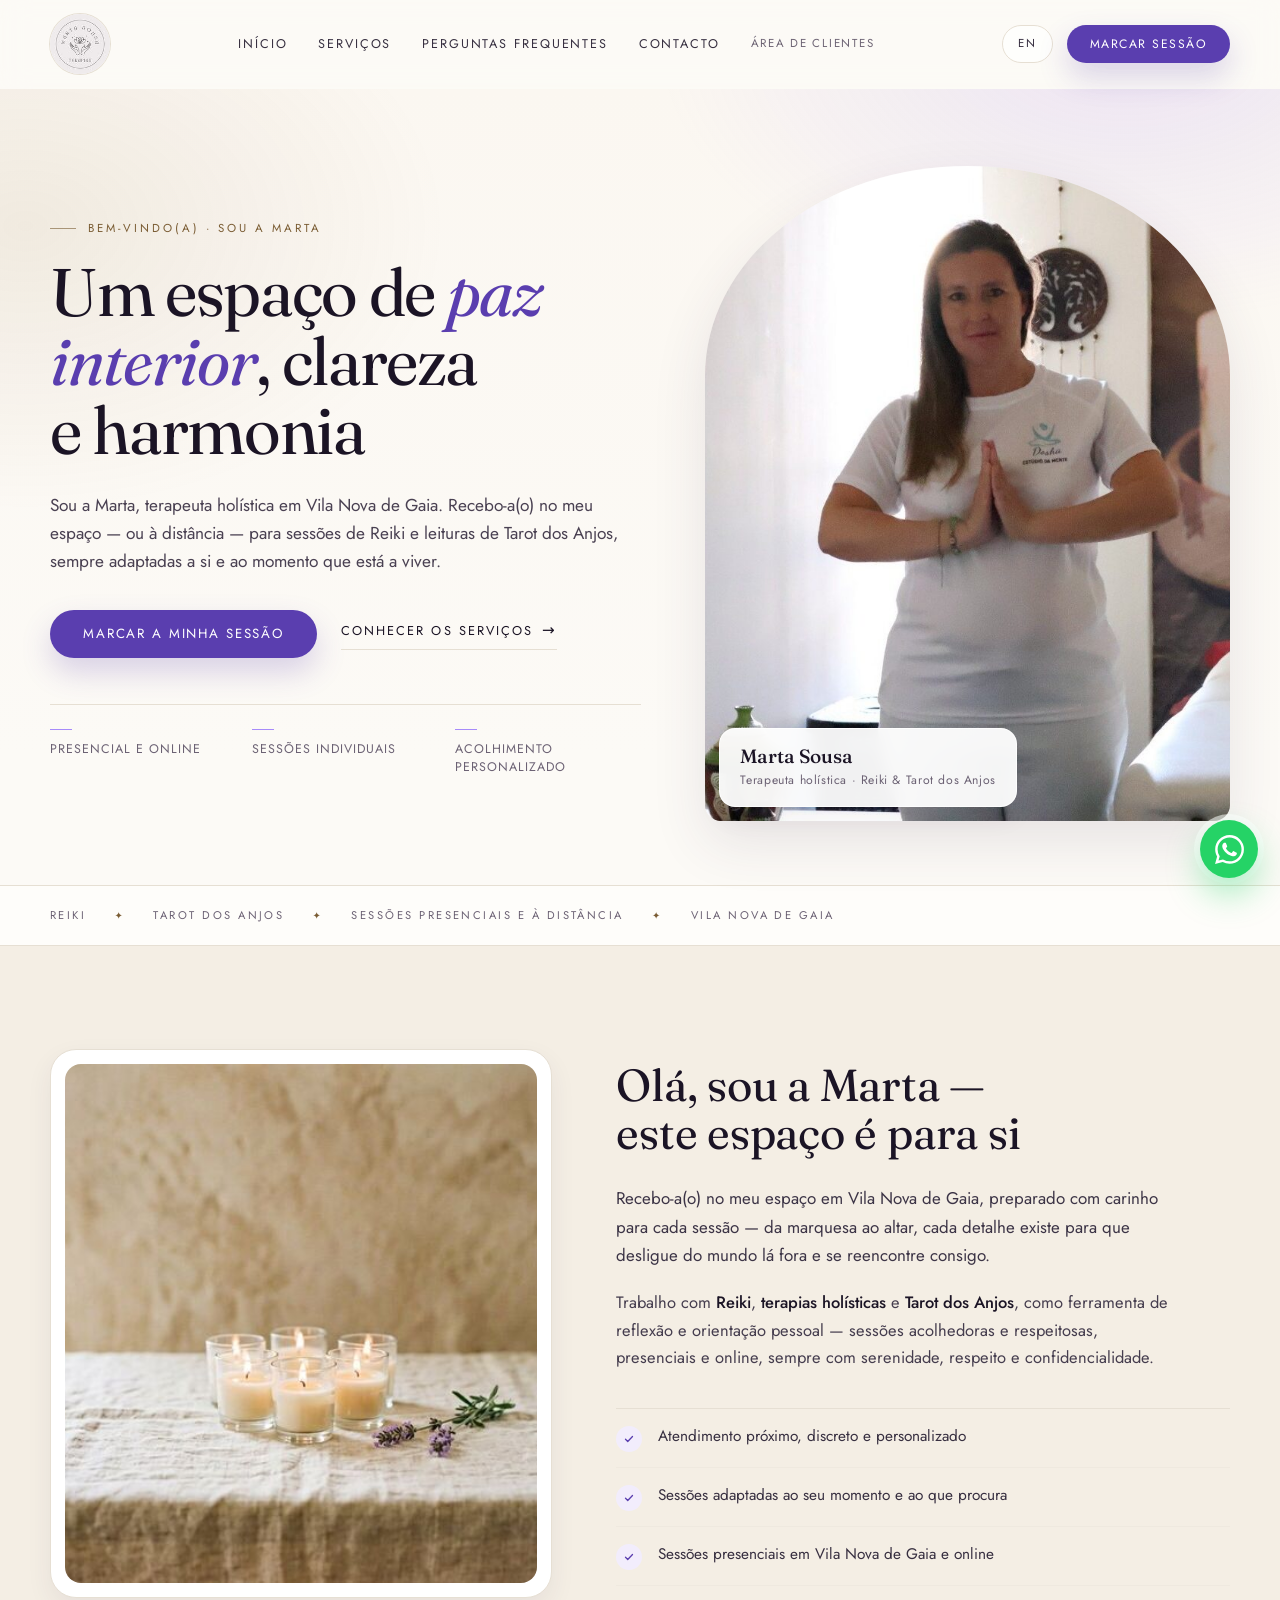
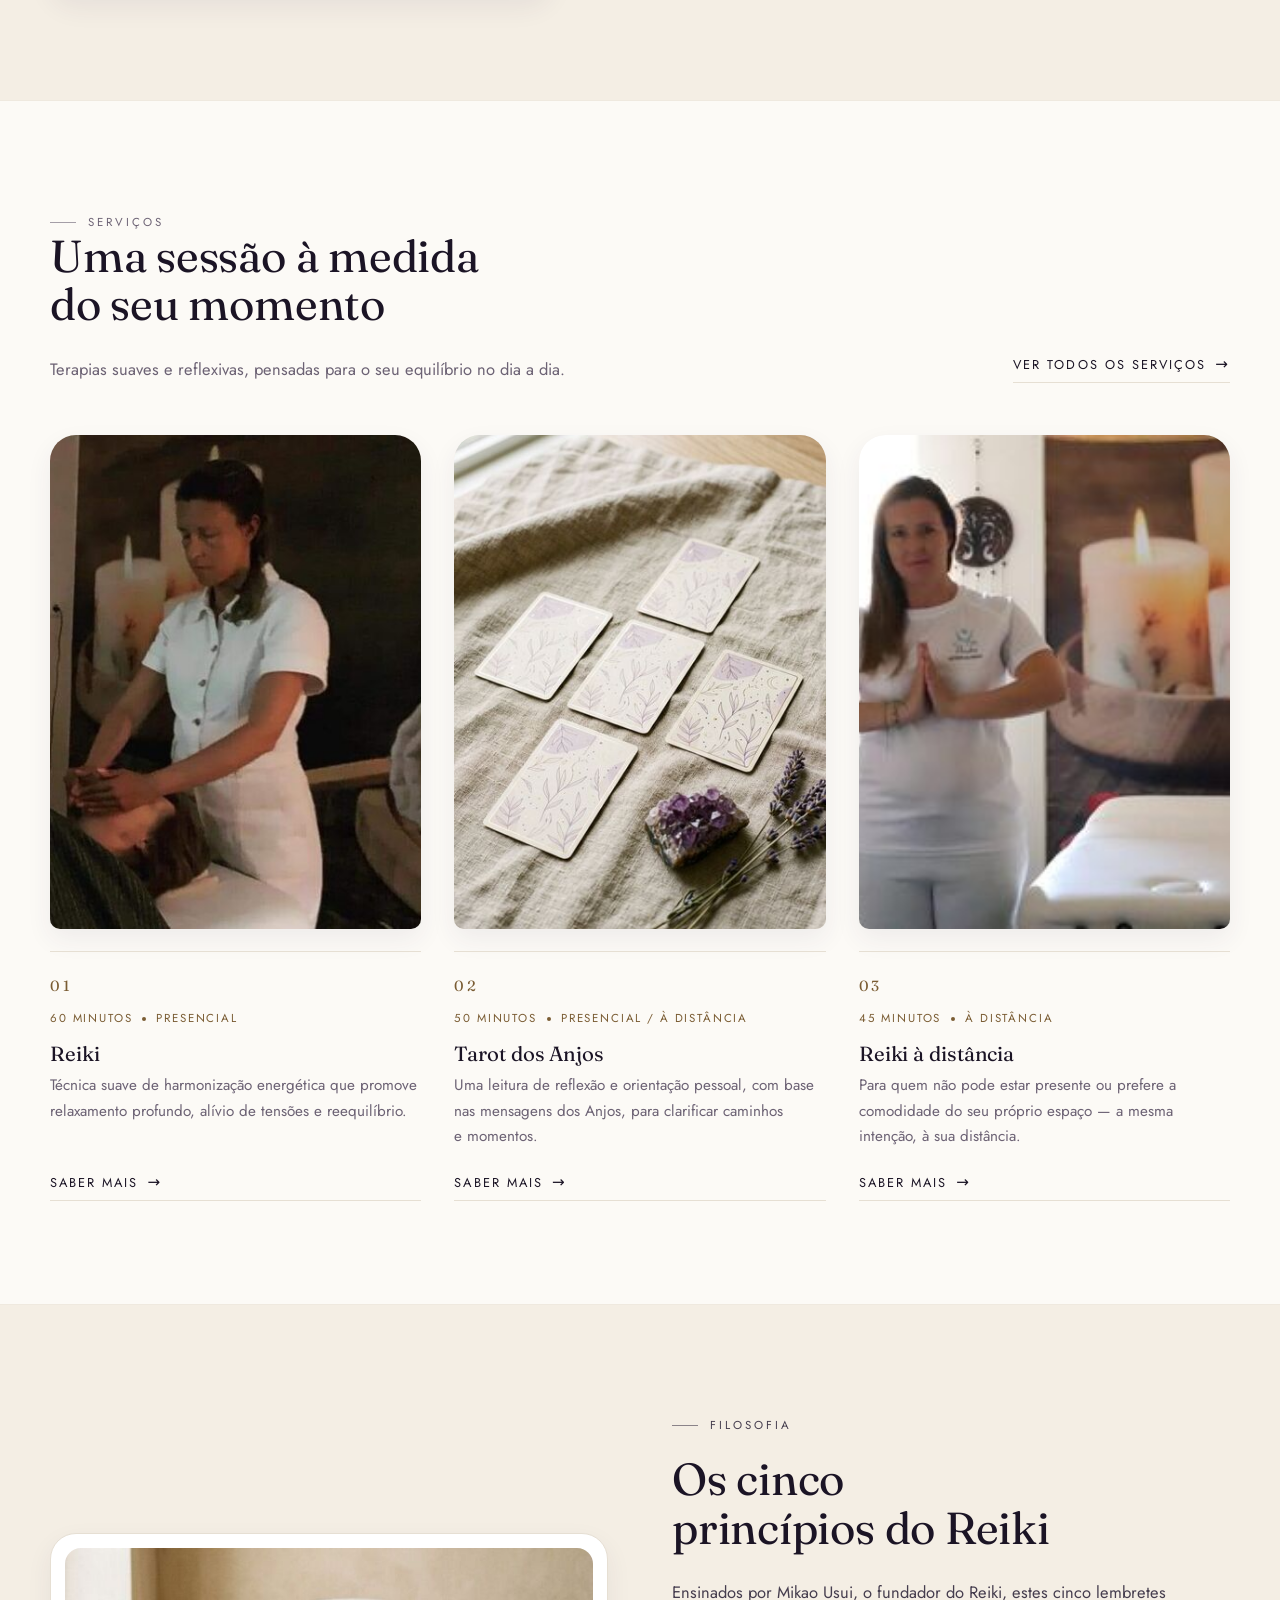
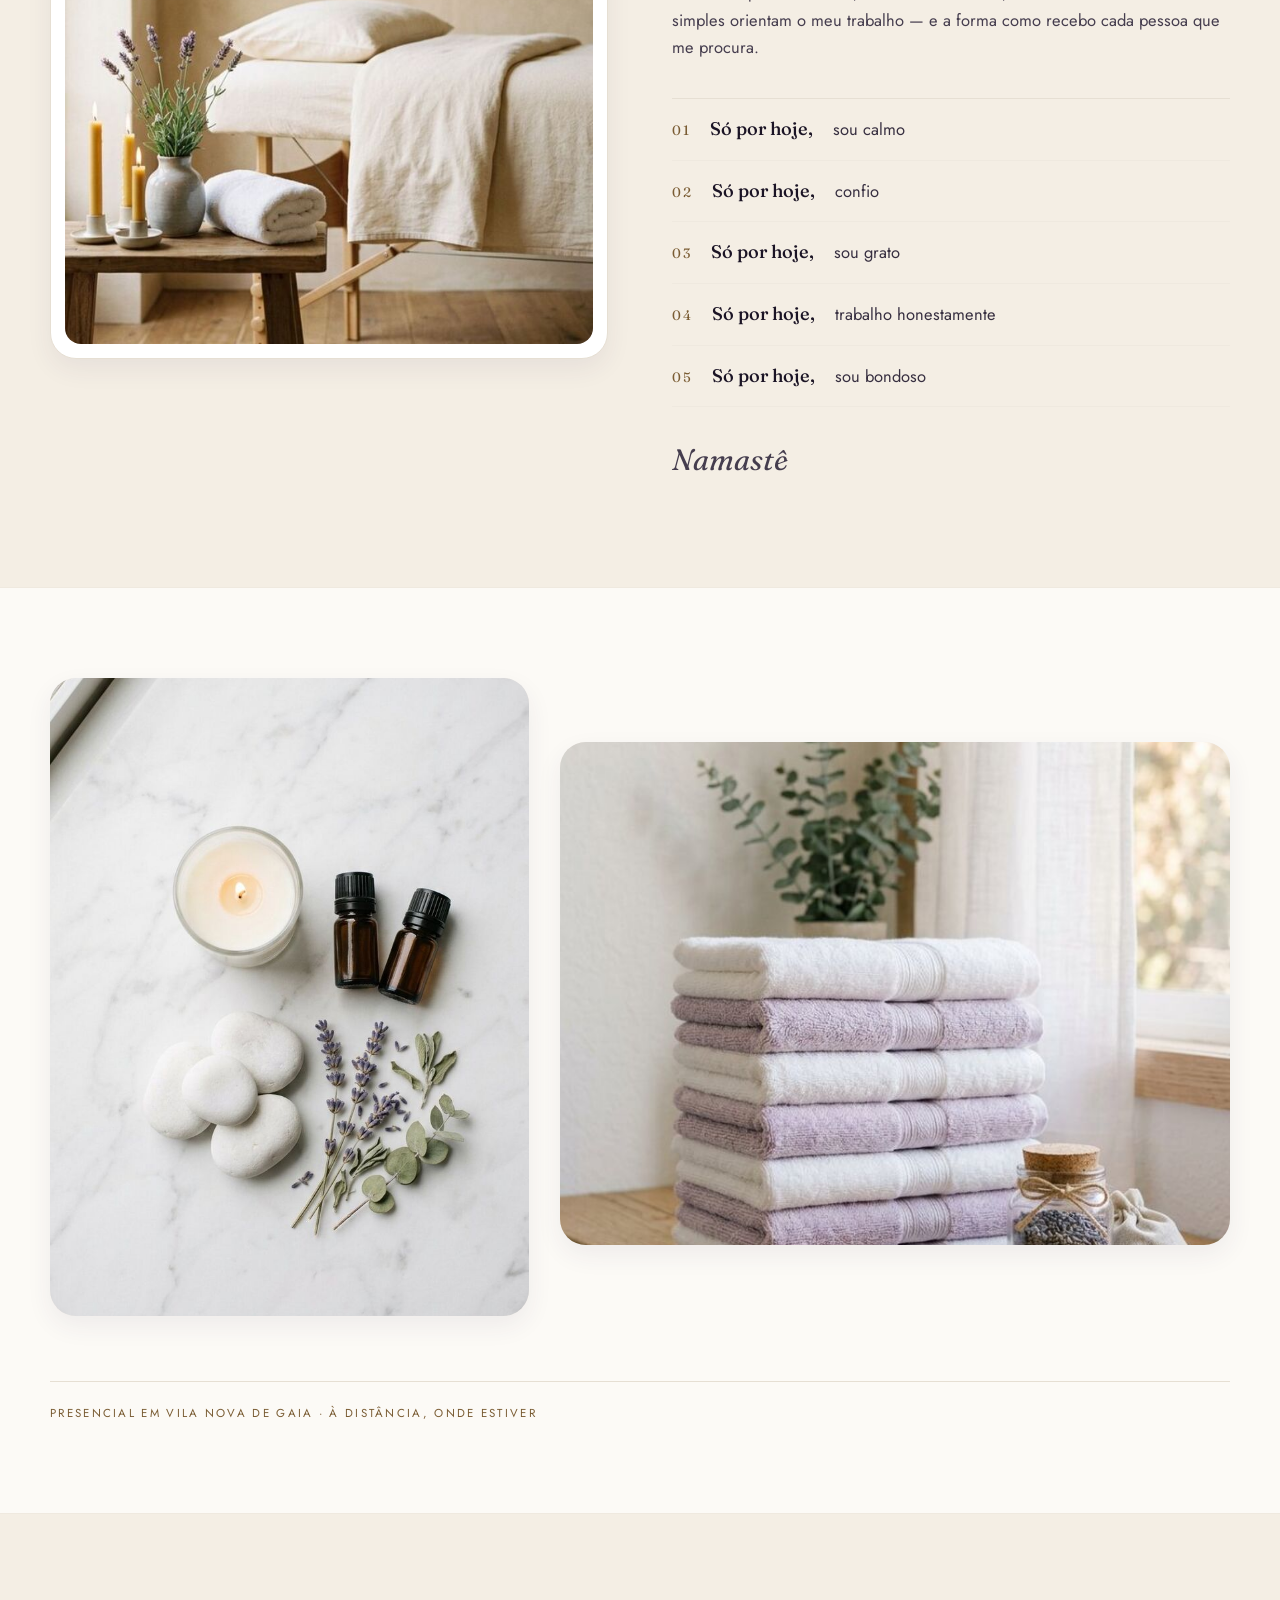
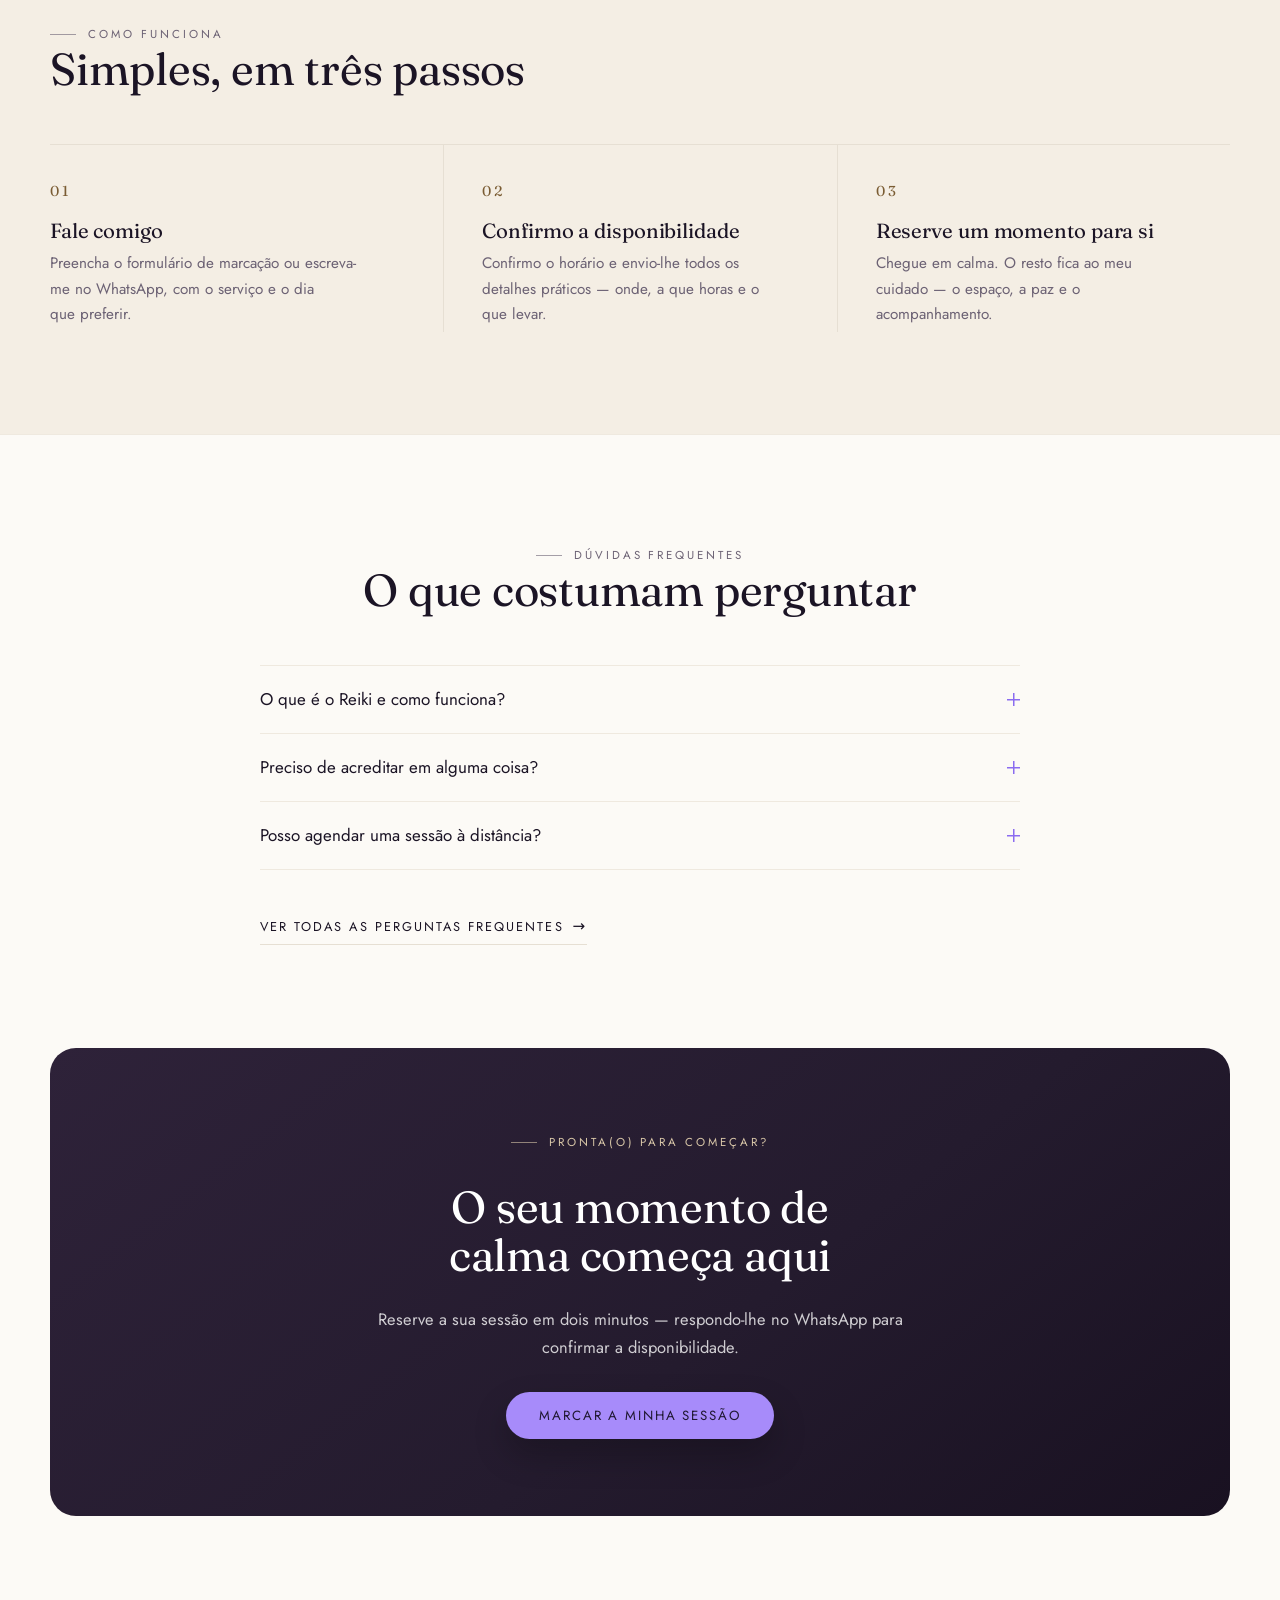
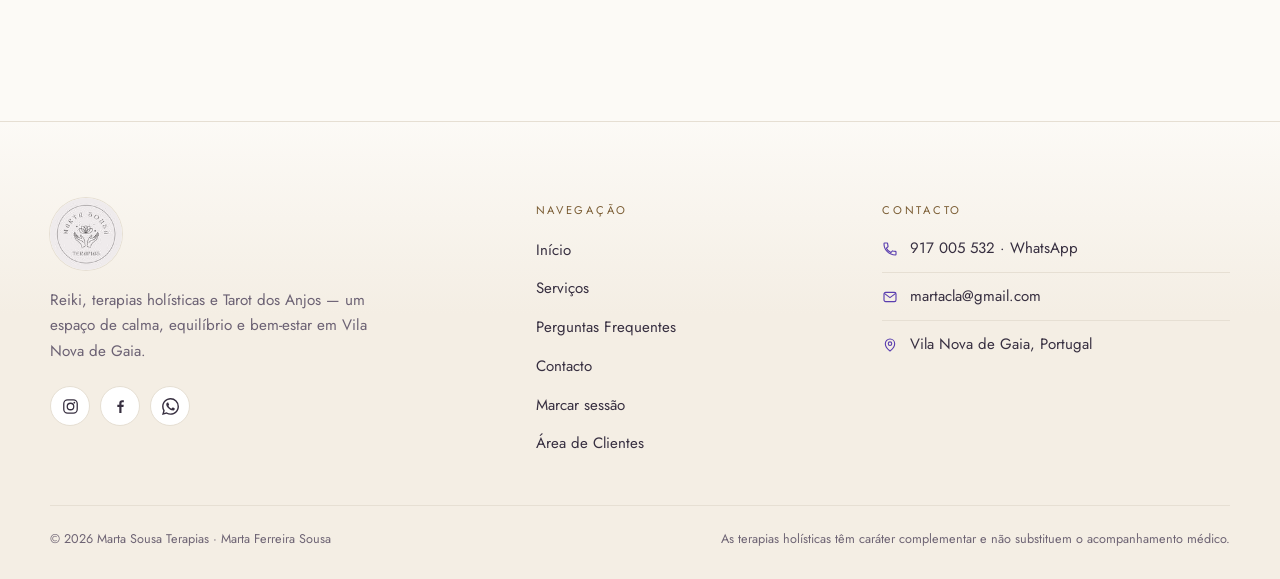
<file: index.html>
<!DOCTYPE html>
<html lang="pt-PT">
<head>
  <meta charset="UTF-8">
  <meta name="viewport" content="width=device-width, initial-scale=1.0">
  <title>Marta Sousa Terapias · Reiki e Terapias Holísticas em Vila Nova de Gaia</title>
  <meta name="description" content="Reiki, terapias holísticas e Tarot dos Anjos em Vila Nova de Gaia. Sessões acolhedoras, presenciais e à distância, para relaxamento, equilíbrio e bem-estar. Marque a sua sessão.">
  <link rel="icon" type="image/svg+xml" href="favicon.svg">
  <meta property="og:title" content="Marta Sousa Terapias · Reiki e Terapias Holísticas">
  <meta property="og:description" content="Um espaço de calma, equilíbrio e bem-estar em Vila Nova de Gaia. Reiki · Tarot dos Anjos · Sessões presenciais e à distância.">
  <meta property="og:type" content="website">
  <meta property="og:url" content="https://benmrodrigues2000.github.io/martasousaterapias/">
  <meta property="og:image" content="https://benmrodrigues2000.github.io/martasousaterapias/images/marta-hero.jpg">
  <meta property="og:locale" content="pt_PT">
  <link rel="preconnect" href="https://fonts.googleapis.com">
  <link rel="preconnect" href="https://fonts.gstatic.com" crossorigin>
  <link href="https://fonts.googleapis.com/css2?family=Fraunces:ital,opsz,wght@0,9..144,100..900;1,9..144,100..900&family=Jost:wght@300;400;500&display=swap" rel="stylesheet">
  <link rel="stylesheet" href="css/style.css">
  <script type="application/ld+json">
  {
    "@context": "https://schema.org",
    "@type": "HealthAndBeautyBusiness",
    "name": "Marta Sousa Terapias",
    "description": "Reiki, terapias holísticas e Tarot dos Anjos. Sessões individuais, presenciais e à distância, em Vila Nova de Gaia.",
    "email": "martacla@gmail.com",
    "telephone": "+351917005532",
    "address": { "@type": "PostalAddress", "addressLocality": "Vila Nova de Gaia", "addressCountry": "PT" },
    "areaServed": "Vila Nova de Gaia"
  }
  </script>
</head>
<body>

  <!-- ======= CABEÇALHO ======= -->
  <header class="site-header">
    <div class="container header-inner">
      <a class="brand" href="index.html" aria-label="Marta Sousa Terapias — Página inicial">
        <img class="brand-mark" src="images/logo.jpeg" srcset="images/logo-56.jpg 56w, images/logo-112.jpg 112w, images/logo-168.jpg 168w" sizes="60px" alt="Marta Sousa Terapias" width="60" height="60" decoding="async">
      </a>
      <nav class="main-nav" id="mainNav" aria-label="Navegação principal">
        <a href="index.html">Início</a>
        <a href="servicos.html">Serviços</a>
        <a href="faq.html">Perguntas Frequentes</a>
        <a href="contacto.html">Contacto</a>
        <a href="area-clientes.html" class="nav-soft">Área de Clientes</a>
        <a class="lang-mobile" href="en/index.html" title="View English version">EN</a>
      </nav>
      <div class="header-actions">
        <a class="lang" href="en/index.html" title="View English version">EN</a>
        <a class="btn btn-primary btn-sm header-cta" href="marcacao.html">Marcar sessão</a>
        <button type="button" class="nav-toggle" id="navToggle" aria-expanded="false" aria-controls="mainNav" aria-label="Abrir menu"><span></span><span></span><span></span></button>
      </div>
    </div>
  </header>

  <main>
    <!-- ======= HERO ======= -->
    <section class="hero">
      <div class="container hero-grid">
        <div class="hero-copy reveal">
          <p class="eyebrow">Bem-vindo(a) · Sou a Marta</p>
          <h1>Um espaço de <em>paz interior</em>, clareza e harmonia</h1>
          <p class="lead">Sou a Marta, terapeuta holística em Vila Nova de Gaia. Recebo-a(o) no meu espaço — ou à distância — para sessões de Reiki e leituras de Tarot dos Anjos, sempre adaptadas a si e ao momento que está a viver.</p>
          <div class="hero-cta">
            <a class="btn btn-primary" href="marcacao.html">Marcar a minha sessão</a>
            <a class="more-link" href="servicos.html">Conhecer os serviços</a>
          </div>
          <ul class="hero-meta">
            <li>Presencial e online</li>
            <li>Sessões individuais</li>
            <li>Acolhimento personalizado</li>
          </ul>
        </div>
        <div class="hero-media reveal">
          <img src="images/marta-hero.jpg" srcset="images/marta-hero-480.jpg 480w, images/marta-hero.jpg 720w" sizes="(max-width: 980px) calc(100vw - 48px), 520px" alt="A Marta, de mãos em oração junto ao altar do seu espaço de terapias" width="720" height="864" loading="eager" decoding="async" fetchpriority="high">
          <div class="hero-card">
            <strong>Marta Sousa</strong>
            <span>Terapeuta holística · Reiki &amp; Tarot dos Anjos</span>
          </div>
        </div>
      </div>
      <div class="kw-strip">
        <div class="container kw-inner"><span>Reiki</span><i aria-hidden="true">✦</i><span>Tarot dos Anjos</span><i aria-hidden="true">✦</i><span>Sessões presenciais e à distância</span><i aria-hidden="true">✦</i><span>Vila Nova de Gaia</span></div>
      </div>
    </section>

    <!-- ======= SOBRE ======= -->
    <section class="section section--sand">
      <div class="container about-grid">
        <div class="about-media reveal">
          <img src="images/principios-reiki.jpg" srcset="images/principios-reiki-600.jpg 600w, images/principios-reiki-900.jpg 900w, images/principios-reiki.jpg 1200w" sizes="(max-width: 980px) calc(100vw - 48px), 500px" alt="Sala de tratamentos calma, com marquesa de linho, velas acesas e flores de lavanda" width="1200" height="900" loading="lazy" decoding="async">
        </div>
        <div class="about-copy reveal">
          
          <h2>Olá, sou a Marta — este espaço é para si</h2>
          <p>Recebo-a(o) no meu espaço em Vila Nova de Gaia, preparado com carinho para cada sessão — da marquesa ao altar, cada detalhe existe para que desligue do mundo lá fora e se reencontre consigo.</p>
          <p>Trabalho com <strong>Reiki</strong>, <strong>terapias holísticas</strong> e <strong>Tarot dos Anjos</strong>, como ferramenta de reflexão e orientação pessoal — sessões acolhedoras e respeitosas, presenciais e online, sempre com serenidade, respeito e confidencialidade.</p>
          <ul class="mini-list">
            <li><span class="tick"><svg viewBox="0 0 24 24"><path d="m5 12.5 4.5 4.5L19 7" stroke-linecap="round" stroke-linejoin="round"/></svg></span> Atendimento próximo, discreto e personalizado</li>
            <li><span class="tick"><svg viewBox="0 0 24 24"><path d="m5 12.5 4.5 4.5L19 7" stroke-linecap="round" stroke-linejoin="round"/></svg></span> Sessões adaptadas ao seu momento e ao que procura</li>
            <li><span class="tick"><svg viewBox="0 0 24 24"><path d="m5 12.5 4.5 4.5L19 7" stroke-linecap="round" stroke-linejoin="round"/></svg></span> Sessões presenciais em Vila Nova de Gaia e online</li>
          </ul>
        </div>
      </div>
    </section>

    <!-- ======= SERVIÇOS ======= -->
    <section class="section">
      <div class="container">
        <div class="svc-head">
          <div class="section-head reveal">
            <p class="eyebrow">Serviços</p>
            <h2>Uma sessão à medida do seu momento</h2>
            <p>Terapias suaves e reflexivas, pensadas para o seu equilíbrio no dia a dia.</p>
          </div>
          <a class="more-link reveal" href="servicos.html">Ver todos os serviços</a>
        </div>
        <div class="svc-grid">
          <article class="svc-card reveal">
            <div class="svc-img"><img src="images/marta-reiki-retrato.jpg" srcset="images/marta-reiki-retrato-400.jpg 400w, images/marta-reiki-retrato.jpg 691w" sizes="(max-width: 640px) calc(100vw - 36px), (max-width: 980px) calc((100vw - 76px) / 2), 369px" alt="A Marta a aplicar Reiki a uma cliente deitada na marquesa do seu espaço" width="691" height="864" loading="lazy" decoding="async"></div>
            <div class="svc-body">
              <span class="svc-index">01</span>
              <div class="svc-meta">60 minutos <span class="dot"></span> Presencial</div>
              <h3>Reiki</h3>
              <p>Técnica suave de harmonização energética que promove relaxamento profundo, alívio de tensões e reequilíbrio.</p>
              <a class="more-link" href="servicos.html#reiki">Saber mais</a>
            </div>
          </article>
          <article class="svc-card reveal">
            <div class="svc-img"><img src="images/g2.jpg" srcset="images/g2-400.jpg 400w, images/g2-720.jpg 720w, images/g2.jpg 768w" sizes="(max-width: 640px) calc(100vw - 36px), (max-width: 980px) calc((100vw - 76px) / 2), 369px" alt="Cartas de tarot viradas sobre tecido linho" width="768" height="1376" loading="lazy" decoding="async"></div>
            <div class="svc-body">
              <span class="svc-index">02</span>
              <div class="svc-meta">50 minutos <span class="dot"></span> Presencial / à distância</div>
              <h3>Tarot dos Anjos</h3>
              <p>Uma leitura de reflexão e orientação pessoal, com base nas mensagens dos Anjos, para clarificar caminhos e momentos.</p>
              <a class="more-link" href="servicos.html#tarot">Saber mais</a>
            </div>
          </article>
          <article class="svc-card reveal">
            <div class="svc-img"><img src="images/marta-altar.jpg" srcset="images/marta-altar-400.jpg 400w, images/marta-altar-600.jpg 600w, images/marta-altar-800.jpg 800w, images/marta-altar.jpg 1200w" sizes="(max-width: 640px) calc(100vw - 36px), (max-width: 980px) calc((100vw - 76px) / 2), 369px" alt="A Marta em oração junto ao altar do seu espaço" width="1200" height="798" loading="lazy" decoding="async"></div>
            <div class="svc-body">
              <span class="svc-index">03</span>
              <div class="svc-meta">45 minutos <span class="dot"></span> À distância</div>
              <h3>Reiki à distância</h3>
              <p>Para quem não pode estar presente ou prefere a comodidade do seu próprio espaço — a mesma intenção, à sua distância.</p>
              <a class="more-link" href="servicos.html#reiki-distancia">Saber mais</a>
            </div>
          </article>
        </div>
      </div>
    </section>

    <!-- ======= PRINCÍPIOS DO REIKI ======= -->
    <section class="section section--sand principios" id="principios">
      <div class="container principios-grid">
        <div class="principios-media reveal">
          <img src="images/marta-sobre.jpg" srcset="images/marta-sobre-480.jpg 480w, images/marta-sobre-640.jpg 640w, images/marta-sobre.jpg 783w" sizes="(max-width: 980px) calc(100vw - 48px), 554px" alt="Cinco velas acesas sobre linho cru, com flores de lavanda — evocação dos cinco princípios do Reiki" width="783" height="900" loading="lazy" decoding="async">
        </div>
        <div class="principios-copy reveal">
          <p class="eyebrow">Filosofia</p>
          <h2>Os cinco princípios do Reiki</h2>
          <p>Ensinados por Mikao Usui, o fundador do Reiki, estes cinco lembretes simples orientam o meu trabalho — e a forma como recebo cada pessoa que me procura.</p>
          <ul class="principios-list">
            <li><strong>Só por hoje,</strong> sou calmo</li>
            <li><strong>Só por hoje,</strong> confio</li>
            <li><strong>Só por hoje,</strong> sou grato</li>
            <li><strong>Só por hoje,</strong> trabalho honestamente</li>
            <li><strong>Só por hoje,</strong> sou bondoso</li>
          </ul>
          <p class="principios-sign">Namastê</p>
        </div>
      </div>
    </section>

    <!-- ======= AMBIENTE ======= -->
    <section class="section photo-band">
      <div class="container band-grid">
        <figure class="band-a reveal"><img src="images/g4.jpg" srcset="images/g4-400.jpg 400w, images/g4-720.jpg 720w, images/g4.jpg 768w" sizes="(max-width: 980px) calc(100vw - 48px), 640px" alt="Óleos essenciais, uma vela e seixos sobre mármore" width="768" height="1376" loading="lazy" decoding="async"></figure>
        <figure class="band-b reveal"><img src="images/g5.jpg" srcset="images/g5-400.jpg 400w, images/g5-720.jpg 720w, images/g5.jpg 768w" sizes="(max-width: 980px) calc(100vw - 48px), 640px" alt="Toalhas dobradas, alfazema e eucalipto junto à janela" width="768" height="1376" loading="lazy" decoding="async"></figure>
        <p class="band-note reveal">Presencial em Vila Nova de Gaia · À distância, onde estiver</p>
      </div>
    </section>

    <!-- ======= COMO FUNCIONA ======= -->
    <section class="section section--sand">
      <div class="container">
        <div class="section-head reveal">
          <p class="eyebrow">Como funciona</p>
          <h2>Simples, em três passos</h2>
        </div>
        <div class="steps">
          <div class="step reveal">
            <span class="step-num">01</span>
            <h3>Fale comigo</h3>
            <p>Preencha o formulário de marcação ou escreva-me no WhatsApp, com o serviço e o dia que preferir.</p>
          </div>
          <div class="step reveal">
            <span class="step-num">02</span>
            <h3>Confirmo a disponibilidade</h3>
            <p>Confirmo o horário e envio-lhe todos os detalhes práticos — onde, a que horas e o que levar.</p>
          </div>
          <div class="step reveal">
            <span class="step-num">03</span>
            <h3>Reserve um momento para si</h3>
            <p>Chegue em calma. O resto fica ao meu cuidado — o espaço, a paz e o acompanhamento.</p>
          </div>
        </div>
      </div>
    </section>

    <!-- ======= FAQ ======= -->
    <section class="section">
      <div class="container">
        <div class="section-head center reveal">
          <p class="eyebrow">Dúvidas frequentes</p>
          <h2>O que costumam perguntar</h2>
        </div>
        <div class="faq-wrap faq-wrap--narrow">
          <div class="faq-list">
            <details class="reveal">
              <summary>O que é o Reiki e como funciona?</summary>
              <div class="faq-a">O Reiki é uma técnica suave de harmonização energética, transmitida através do toque das mãos. Permite relaxar profundamente, aliviar tensões e recuperar o equilíbrio. É uma experiência tranquila, sem dor — a pessoa permanece vestida, num ambiente de total conforto.</div>
            </details>
            <details class="reveal">
              <summary>Preciso de acreditar em alguma coisa?</summary>
              <div class="faq-a">Não. As sessões adaptam-se a cada pessoa. Basta aparecer com boa disposição e mente aberta — o resto é cuidar do momento presente.</div>
            </details>
            <details class="reveal">
              <summary>Posso agendar uma sessão à distância?</summary>
              <div class="faq-a">Sim. Ofereço Reiki à distância para quem não pode estar presente ou prefere o conforto do seu espaço, por marcação.</div>
            </details>
          </div>
          <p class="reveal cta-line"><a class="more-link" href="faq.html">Ver todas as perguntas frequentes</a></p>
        </div>
      </div>
    </section>

    <!-- ======= CTA ======= -->
    <section class="section section--10">
      <div class="container">
        <div class="cta-band reveal">
          <p class="eyebrow">Pronta(o) para começar?</p>
          <h2>O seu momento de calma começa aqui</h2>
          <p>Reserve a sua sessão em dois minutos — respondo-lhe no WhatsApp para confirmar a disponibilidade.</p>
          <a class="btn btn-primary" href="marcacao.html">Marcar a minha sessão</a>
        </div>
      </div>
    </section>
  </main>

  <!-- ======= RODAPÉ ======= -->
  <footer class="site-footer">
    <div class="container">
      <div class="footer-grid">
        <div>
          <a class="brand" href="index.html" aria-label="Marta Sousa Terapias">
            <img class="brand-mark" src="images/logo.jpeg" srcset="images/logo-56.jpg 56w, images/logo-112.jpg 112w, images/logo-168.jpg 168w" sizes="72px" alt="Marta Sousa Terapias" width="56" height="56" decoding="async">
          </a>
          <p class="f-tag">Reiki, terapias holísticas e Tarot dos Anjos — um espaço de calma, equilíbrio e bem-estar em Vila Nova de Gaia.</p>
          <div class="footer-social">
            <a href="https://www.instagram.com/martasousaterapias" target="_blank" rel="noopener" aria-label="Instagram">
              <svg viewBox="0 0 24 24" fill="none" stroke="currentColor" stroke-width="1.8"><rect x="2.5" y="2.5" width="19" height="19" rx="5.5"/><circle cx="12" cy="12" r="4.6"/><circle cx="17.4" cy="6.6" r="1.2" fill="currentColor" stroke="none"/></svg>
            </a>
            <a href="https://www.facebook.com/martasousaterapias" target="_blank" rel="noopener" aria-label="Facebook">
              <svg viewBox="0 0 24 24" fill="currentColor"><path d="M13.4 21v-8.2h2.8l.4-3.2h-3.2V7.5c0-.9.3-1.5 1.6-1.5h1.7V3.1c-.3 0-1.3-.1-2.4-.1-2.4 0-4 1.4-4 4v2.6H7.5v3.2h2.8V21h3.1z"/></svg>
            </a>
            <a data-wa-default href="https://wa.me/351917005532" target="_blank" rel="noopener" aria-label="WhatsApp">
              <svg viewBox="0 0 24 24" fill="currentColor"><path d="M17.472 14.382c-.297-.149-1.758-.867-2.03-.967-.273-.099-.471-.148-.67.15-.197.297-.767.966-.94 1.164-.173.199-.347.223-.644.075-.297-.15-1.255-.463-2.39-1.475-.883-.788-1.48-1.761-1.653-2.059-.173-.297-.018-.458.13-.606.134-.133.298-.347.446-.52.149-.174.198-.298.298-.497.099-.198.05-.371-.025-.52-.075-.149-.669-1.612-.916-2.207-.242-.579-.487-.5-.669-.51-.173-.008-.371-.01-.57-.01-.198 0-.52.074-.792.372-.272.297-1.04 1.016-1.04 2.479 0 1.462 1.065 2.875 1.213 3.074.149.198 2.096 3.2 5.077 4.487.709.306 1.262.489 1.694.625.712.227 1.36.195 1.871.118.571-.085 1.758-.719 2.006-1.413.248-.694.248-1.289.173-1.413-.074-.124-.272-.198-.57-.347m-5.421 7.403h-.004a9.87 9.87 0 01-5.031-1.378l-.361-.214-3.741.982.998-3.648-.235-.374a9.86 9.86 0 01-1.51-5.26c.001-5.45 4.436-9.884 9.888-9.884 2.64 0 5.122 1.03 6.988 2.898a9.825 9.825 0 012.893 6.994c-.003 5.45-4.437 9.884-9.885 9.884m8.413-18.297A11.815 11.815 0 0012.05 0C5.495 0 .16 5.335.157 11.892c0 2.096.547 4.142 1.588 5.945L.057 24l6.305-1.654a11.882 11.882 0 005.683 1.448h.005c6.554 0 11.89-5.335 11.893-11.893a11.821 11.821 0 00-3.48-8.413z"/></svg>
            </a>
          </div>
        </div>
        <div>
          <h2 class="f-h">Navegação</h2>
          <ul class="f-links">
            <li><a href="index.html">Início</a></li>
            <li><a href="servicos.html">Serviços</a></li>
            <li><a href="faq.html">Perguntas Frequentes</a></li>
            <li><a href="contacto.html">Contacto</a></li>
            <li><a href="marcacao.html">Marcar sessão</a></li>
            <li><a href="area-clientes.html">Área de Clientes</a></li>
          </ul>
        </div>
        <div>
          <h2 class="f-h">Contacto</h2>
          <ul class="f-contact">
            <li>
              <svg viewBox="0 0 24 24"><path d="M6.6 10.8c1.5 3 3.6 5.1 6.6 6.6l2.2-2.2c.3-.3.7-.4 1-.2 1.1.4 2.3.6 3.6.6.6 0 1 .4 1 1V20c0 .6-.4 1-1 1C10.6 21 3 13.4 3 4c0-.6.4-1 1-1h3.5c.6 0 1 .4 1 1 0 1.2.2 2.4.6 3.6.1.3 0 .7-.2 1l-2.3 2.2z"/></svg>
              <span><a href="tel:+351917005532">917 005 532</a> · WhatsApp</span>
            </li>
            <li>
              <svg viewBox="0 0 24 24"><rect x="3" y="5" width="18" height="14" rx="2.5"/><path d="m4 7 8 6 8-6"/></svg>
              <a href="mailto:martacla@gmail.com">martacla@gmail.com</a>
            </li>
            <li>
              <svg viewBox="0 0 24 24"><path d="M12 21s-7-5.5-7-11a7 7 0 1 1 14 0c0 5.5-7 11-7 11z"/><circle cx="12" cy="10" r="2.6"/></svg>
              <span>Vila Nova de Gaia, Portugal</span>
            </li>
          </ul>
        </div>
      </div>
      <div class="footer-bottom">
        <span>© <span id="year"></span> Marta Sousa Terapias · Marta Ferreira Sousa</span>
        <span>As terapias holísticas têm caráter complementar e não substituem o acompanhamento médico.</span>
      </div>
    </div>
  </footer>

  <a class="whats-float" data-wa-default href="https://wa.me/351917005532" target="_blank" rel="noopener" aria-label="WhatsApp">
    <svg viewBox="0 0 24 24" fill="currentColor"><path d="M17.472 14.382c-.297-.149-1.758-.867-2.03-.967-.273-.099-.471-.148-.67.15-.197.297-.767.966-.94 1.164-.173.199-.347.223-.644.075-.297-.15-1.255-.463-2.39-1.475-.883-.788-1.48-1.761-1.653-2.059-.173-.297-.018-.458.13-.606.134-.133.298-.347.446-.52.149-.174.198-.298.298-.497.099-.198.05-.371-.025-.52-.075-.149-.669-1.612-.916-2.207-.242-.579-.487-.5-.669-.51-.173-.008-.371-.01-.57-.01-.198 0-.52.074-.792.372-.272.297-1.04 1.016-1.04 2.479 0 1.462 1.065 2.875 1.213 3.074.149.198 2.096 3.2 5.077 4.487.709.306 1.262.489 1.694.625.712.227 1.36.195 1.871.118.571-.085 1.758-.719 2.006-1.413.248-.694.248-1.289.173-1.413-.074-.124-.272-.198-.57-.347m-5.421 7.403h-.004a9.87 9.87 0 01-5.031-1.378l-.361-.214-3.741.982.998-3.648-.235-.374a9.86 9.86 0 01-1.51-5.26c.001-5.45 4.436-9.884 9.888-9.884 2.64 0 5.122 1.03 6.988 2.898a9.825 9.825 0 012.893 6.994c-.003 5.45-4.437 9.884-9.885 9.884m8.413-18.297A11.815 11.815 0 0012.05 0C5.495 0 .16 5.335.157 11.892c0 2.096.547 4.142 1.588 5.945L.057 24l6.305-1.654a11.882 11.882 0 005.683 1.448h.005c6.554 0 11.89-5.335 11.893-11.893a11.821 11.821 0 00-3.48-8.413z"/></svg>
  </a>

  <script src="js/config.js"></script>
  <script src="js/main.js"></script>
</body>
</html>
</file>
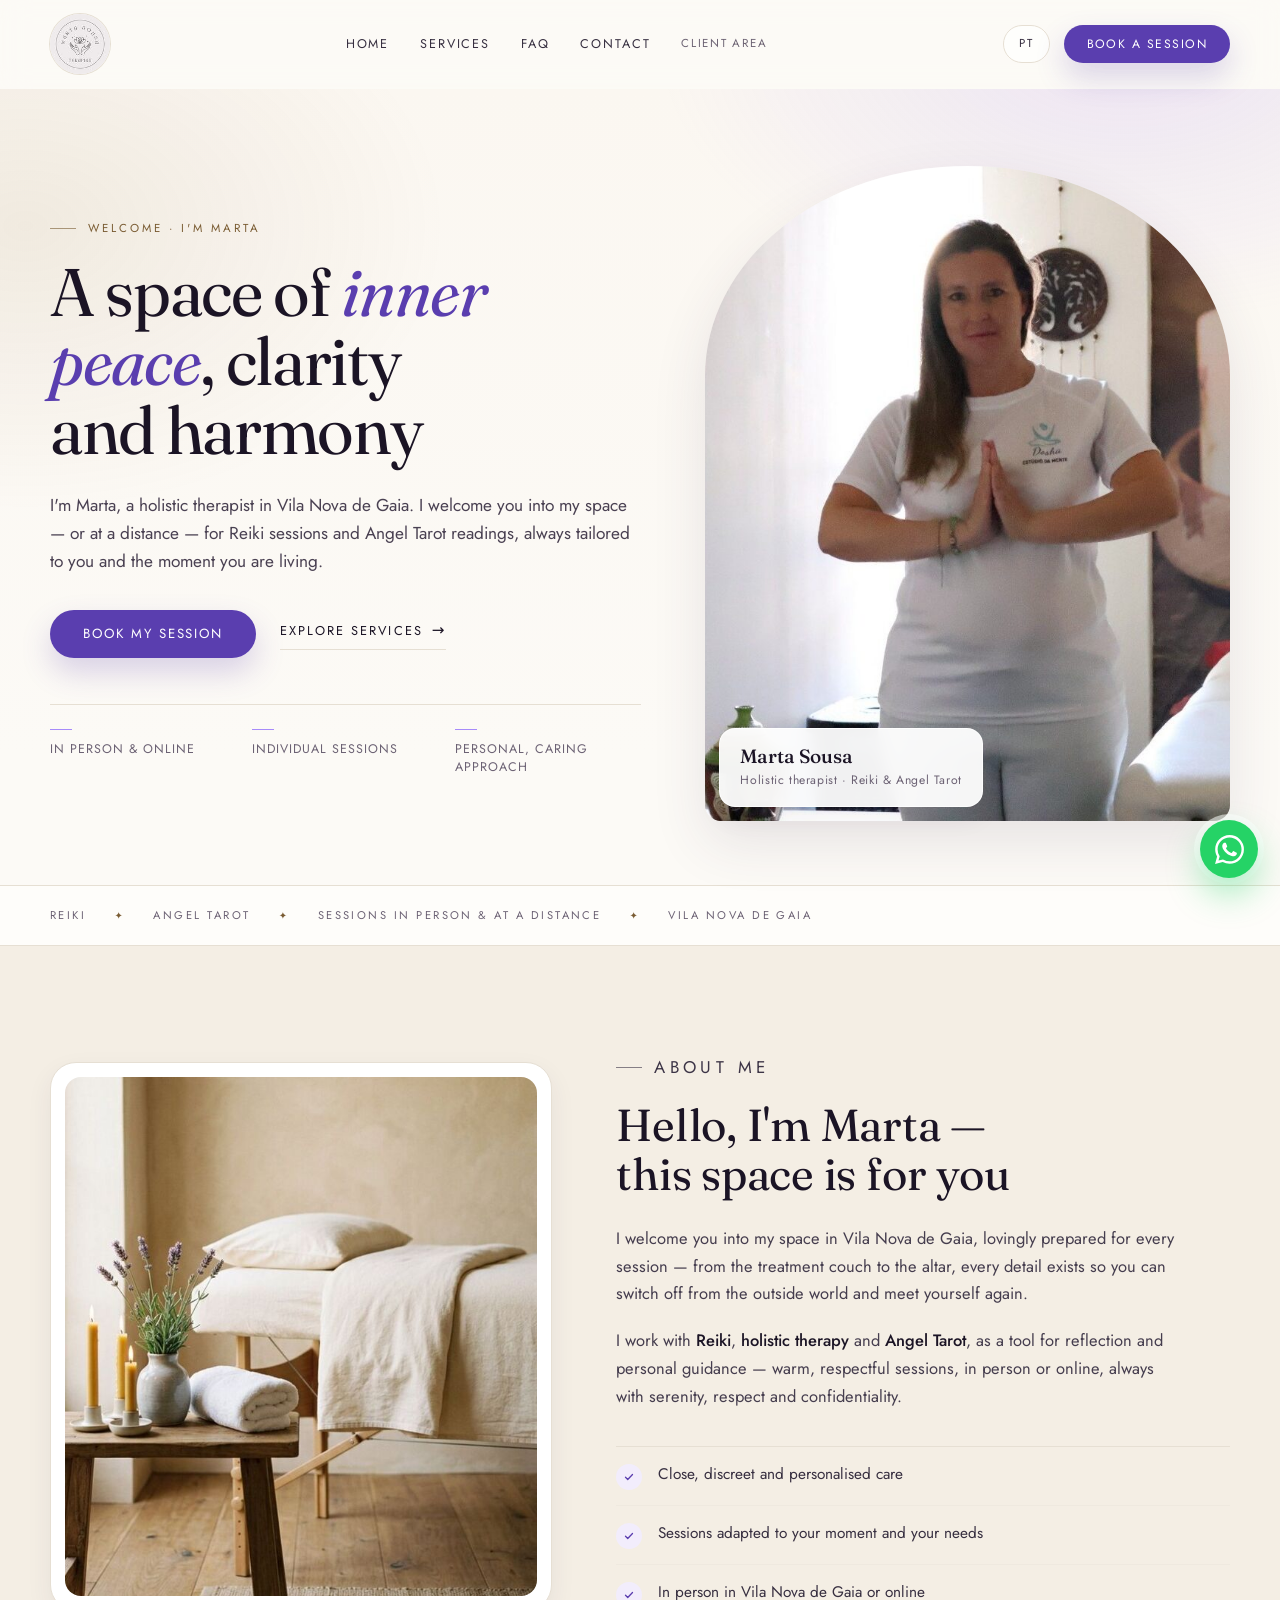
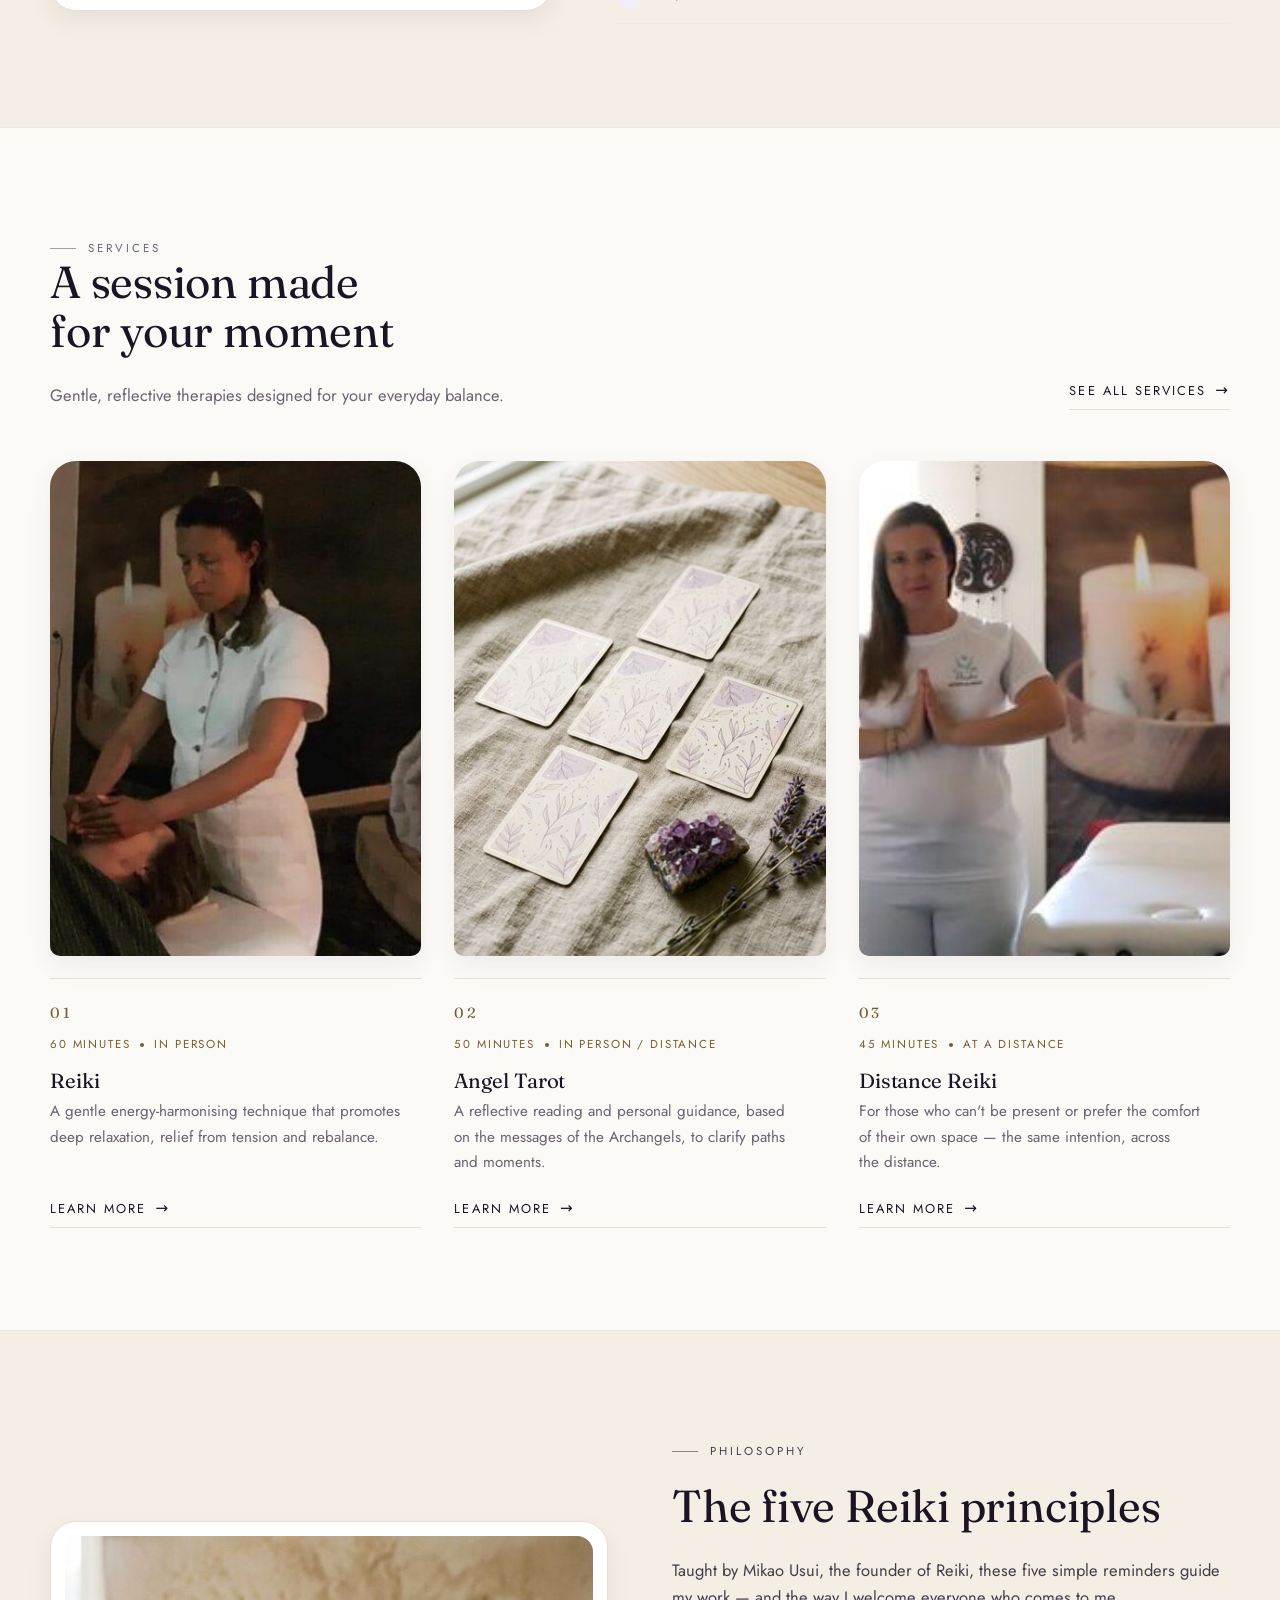
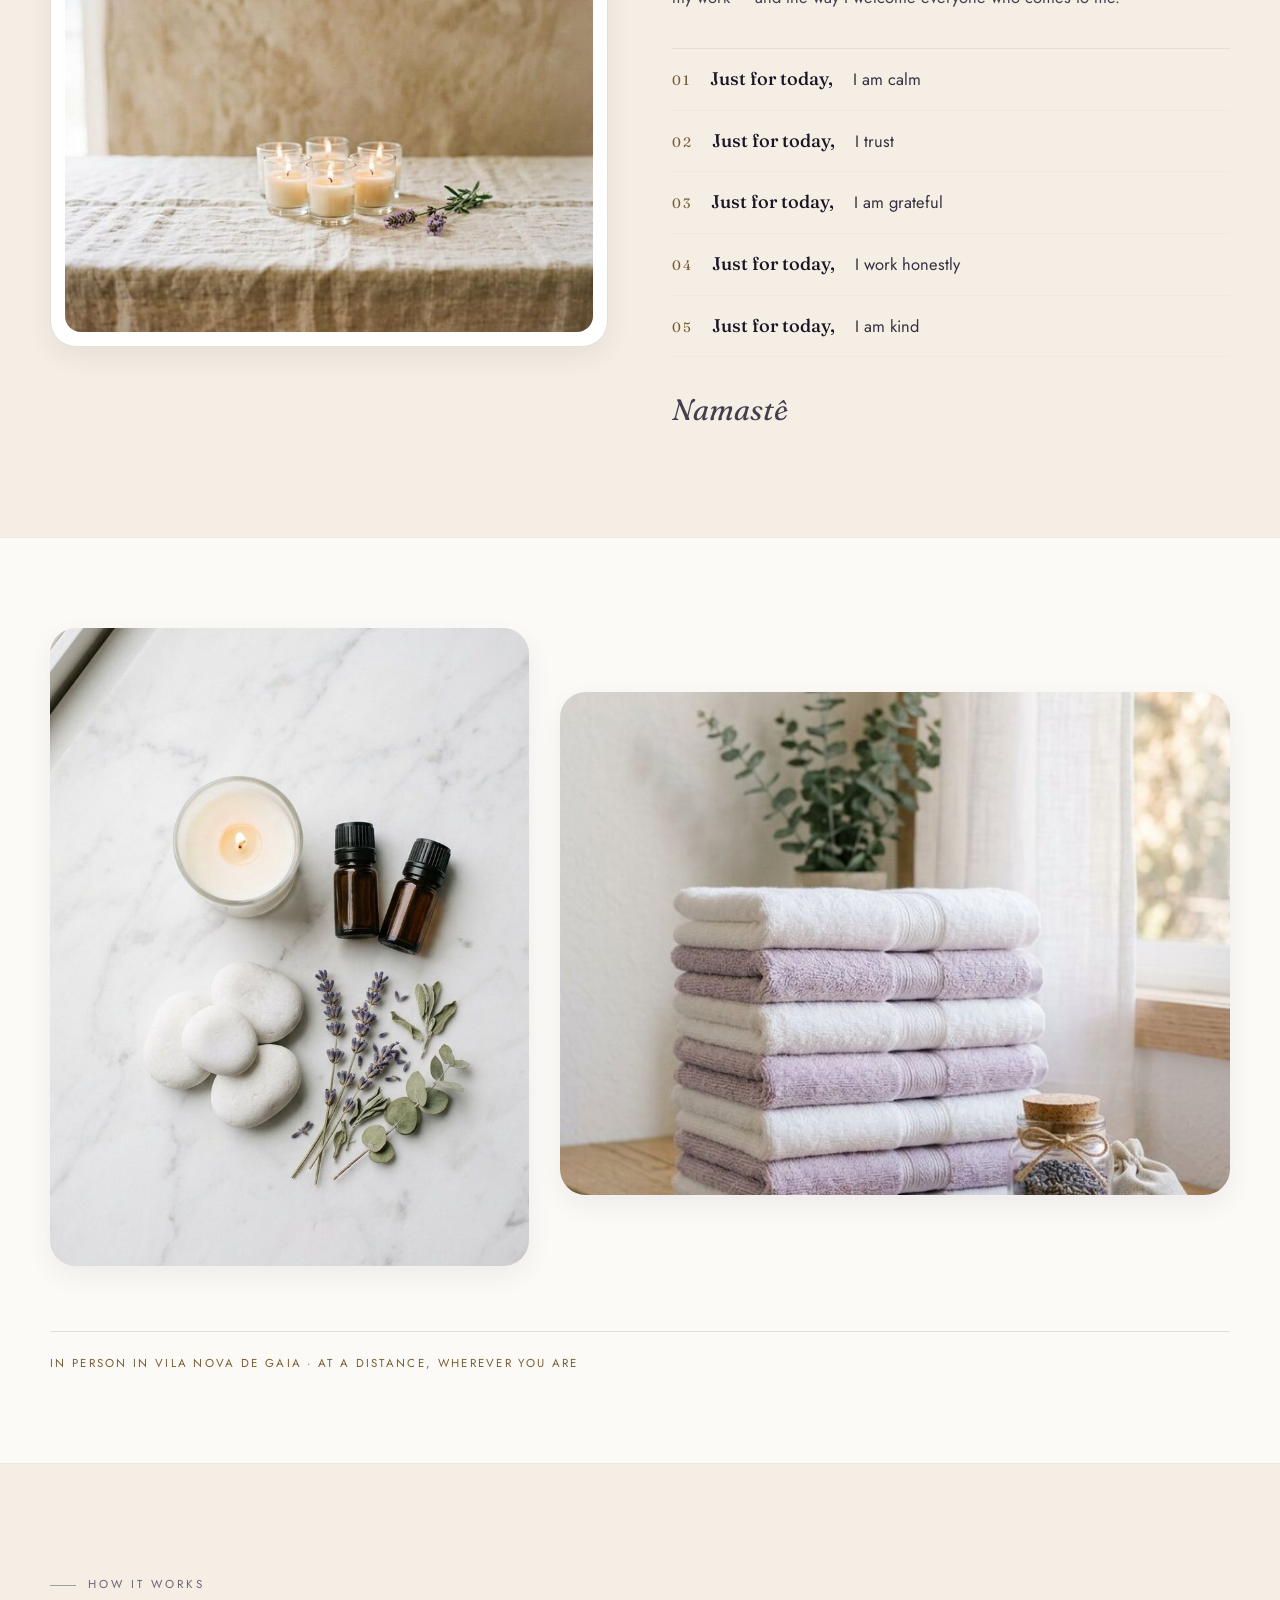
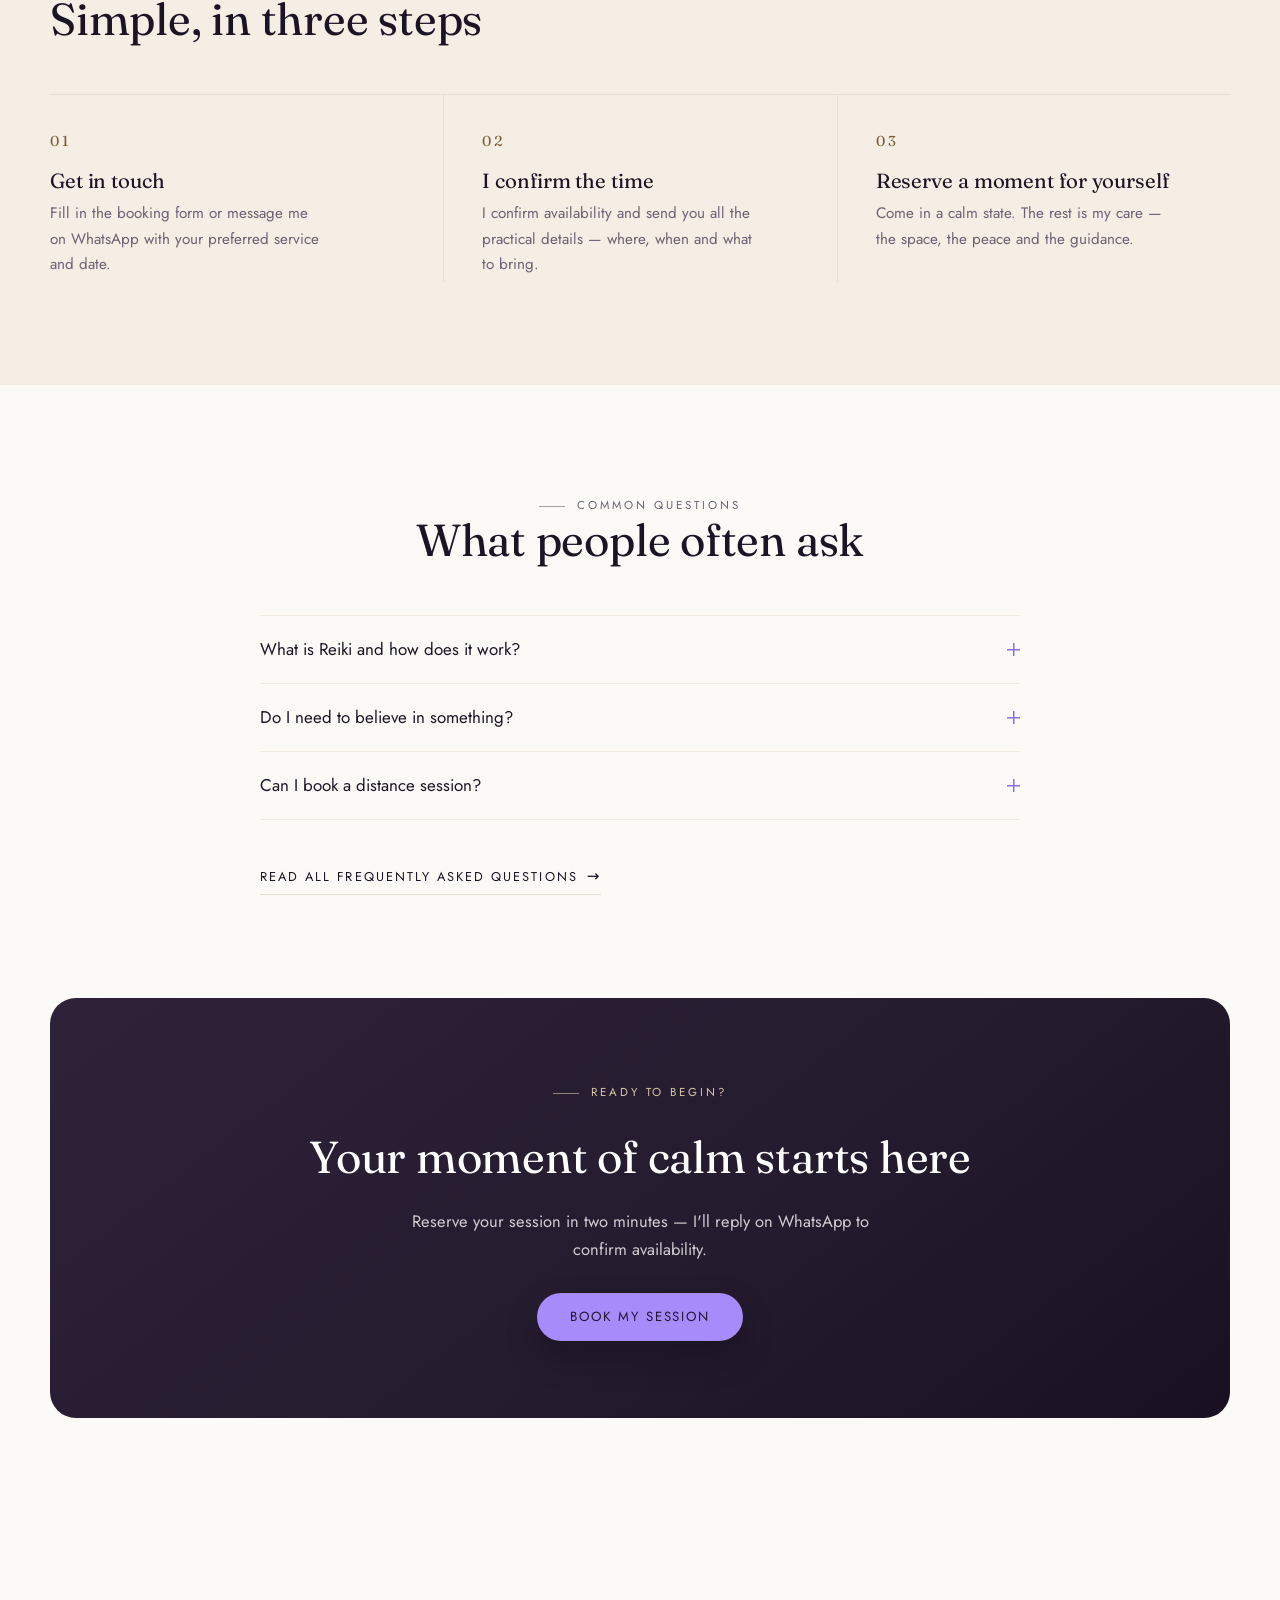
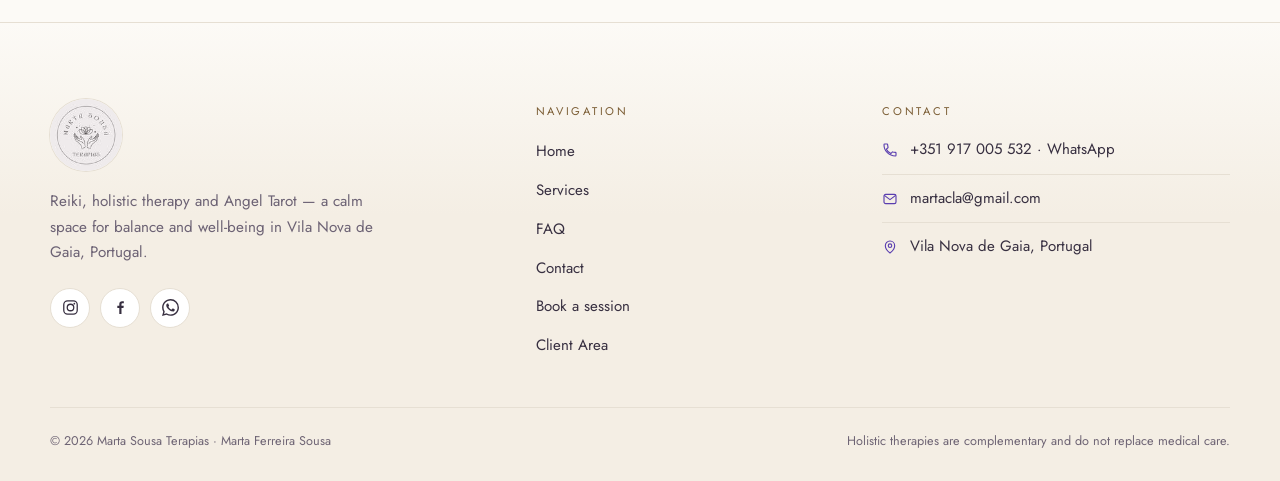
<file: en/index.html>
<!DOCTYPE html>
<html lang="en-GB">
<head>
  <meta charset="UTF-8">
  <meta name="viewport" content="width=device-width, initial-scale=1.0">
  <title>Marta Sousa Terapias · Reiki &amp; Holistic Therapy in Vila Nova de Gaia</title>
  <meta name="description" content="Reiki, holistic therapy and Tarot readings in Vila Nova de Gaia, Portugal. A dedicated space for balance and well-being — warm sessions, in person or online. Book yours today.">
  <link rel="icon" type="image/svg+xml" href="../favicon.svg">
  <meta property="og:title" content="Marta Sousa Terapias · Reiki &amp; Holistic Therapy">
  <meta property="og:description" content="A space dedicated to balance and well-being. Reiki · Holistic Therapy · Angel Tarot — sessions in person and online, Vila Nova de Gaia.">
  <meta property="og:type" content="website">
  <meta property="og:url" content="https://benmrodrigues2000.github.io/martasousaterapias/en/">
  <meta property="og:image" content="https://benmrodrigues2000.github.io/martasousaterapias/images/marta-hero.jpg">
  <meta property="og:locale" content="en_GB">
  <link rel="preconnect" href="https://fonts.googleapis.com">
  <link rel="preconnect" href="https://fonts.gstatic.com" crossorigin>
  <link href="https://fonts.googleapis.com/css2?family=Fraunces:ital,opsz,wght@0,9..144,100..900;1,9..144,100..900&family=Jost:wght@300;400;500&display=swap" rel="stylesheet">
  <link rel="stylesheet" href="../css/style.css">
</head>
<body>

  <!-- ======= CABEÇALHO ======= -->
  <header class="site-header">
    <div class="container header-inner">
      <a class="brand" href="index.html" aria-label="Marta Sousa Terapias — Home">
        <img class="brand-mark" src="../images/logo.jpeg" srcset="../images/logo-56.jpg 56w, ../images/logo-112.jpg 112w, ../images/logo-168.jpg 168w" sizes="60px" alt="Marta Sousa Terapias" width="60" height="60" decoding="async">
      </a>
      <nav class="main-nav" id="mainNav" aria-label="Main navigation">
        <a href="index.html">Home</a>
        <a href="services.html">Services</a>
        <a href="faq.html">FAQ</a>
        <a href="contact.html">Contact</a>
        <a href="client-area.html" class="nav-soft">Client Area</a>
        <a class="lang-mobile" href="../index.html" title="Versão em português">PT</a>
      </nav>
      <div class="header-actions">
        <a class="lang" href="../index.html" title="Versão em português">PT</a>
        <a class="btn btn-primary btn-sm header-cta" href="booking.html">Book a session</a>
        <button type="button" class="nav-toggle" id="navToggle" aria-expanded="false" aria-controls="mainNav" aria-label="Open menu"><span></span><span></span><span></span></button>
      </div>
    </div>
  </header>

  <main>
    <!-- ======= HERO ======= -->
    <section class="hero">
      <div class="container hero-grid">
        <div class="hero-copy reveal">
          <p class="eyebrow">Welcome · I'm Marta</p>
          <h1>A space of <em>inner peace</em>, clarity and harmony</h1>
          <p class="lead">I'm Marta, a holistic therapist in Vila Nova de Gaia. I welcome you into my space — or at a distance — for Reiki sessions and Angel Tarot readings, always tailored to you and the moment you are living.</p>
          <div class="hero-cta">
            <a class="btn btn-primary" href="booking.html">Book my session</a>
            <a class="more-link" href="services.html">Explore services</a>
          </div>
          <ul class="hero-meta">
            <li>In person &amp; online</li>
            <li>Individual sessions</li>
            <li>Personal, caring approach</li>
          </ul>
        </div>
        <div class="hero-media reveal">
          <img src="../images/marta-hero.jpg" srcset="../images/marta-hero-480.jpg 480w, ../images/marta-hero.jpg 720w" sizes="(max-width: 980px) calc(100vw - 48px), 520px" alt="Marta with her hands in prayer beside the altar in her therapy space" width="720" height="864" loading="eager" decoding="async" fetchpriority="high">
          <div class="hero-card">
            <strong>Marta Sousa</strong>
            <span>Holistic therapist · Reiki &amp; Angel Tarot</span>
          </div>
        </div>
      </div>
      <div class="kw-strip">
        <div class="container kw-inner"><span>Reiki</span><i aria-hidden="true">✦</i><span>Angel Tarot</span><i aria-hidden="true">✦</i><span>Sessions in person &amp; at a distance</span><i aria-hidden="true">✦</i><span>Vila Nova de Gaia</span></div>
      </div>
    </section>

    <!-- ======= SOBRE ======= -->
    <section class="section section--sand">
      <div class="container about-grid">
        <div class="about-media reveal">
          <img src="../images/marta-sobre.jpg" srcset="../images/marta-sobre-480.jpg 480w, ../images/marta-sobre-640.jpg 640w, ../images/marta-sobre.jpg 783w" sizes="(max-width: 980px) calc(100vw - 48px), 500px" alt="Calm treatment room with a linen-dressed couch, lit candles and lavender" width="783" height="900" loading="lazy" decoding="async">
        </div>
        <div class="about-copy reveal">
                    <p class="eyebrow">About me</p>
          <h2>Hello, I'm Marta — this space is for you</h2>
          <p>I welcome you into my space in Vila Nova de Gaia, lovingly prepared for every session — from the treatment couch to the altar, every detail exists so you can switch off from the outside world and meet yourself again.</p>
          <p>I work with <strong>Reiki</strong>, <strong>holistic therapy</strong> and <strong>Angel Tarot</strong>, as a tool for reflection and personal guidance — warm, respectful sessions, in person or online, always with serenity, respect and confidentiality.</p>
          <ul class="mini-list">
            <li><span class="tick"><svg viewBox="0 0 24 24"><path d="m5 12.5 4.5 4.5L19 7" stroke-linecap="round" stroke-linejoin="round"/></svg></span> Close, discreet and personalised care</li>
            <li><span class="tick"><svg viewBox="0 0 24 24"><path d="m5 12.5 4.5 4.5L19 7" stroke-linecap="round" stroke-linejoin="round"/></svg></span> Sessions adapted to your moment and your needs</li>
            <li><span class="tick"><svg viewBox="0 0 24 24"><path d="m5 12.5 4.5 4.5L19 7" stroke-linecap="round" stroke-linejoin="round"/></svg></span> In person in Vila Nova de Gaia or online</li>
          </ul>
        </div>
      </div>
    </section>

    <!-- ======= SERVIÇOS ======= -->
    <section class="section">
      <div class="container">
        <div class="svc-head">
          <div class="section-head reveal">
            <p class="eyebrow">Services</p>
            <h2>A session made for your moment</h2>
            <p>Gentle, reflective therapies designed for your everyday balance.</p>
          </div>
          <a class="more-link reveal" href="services.html">See all services</a>
        </div>
        <div class="svc-grid">
          <article class="svc-card reveal">
            <div class="svc-img"><img src="../images/marta-reiki-retrato.jpg" srcset="../images/marta-reiki-retrato-400.jpg 400w, ../images/marta-reiki-retrato.jpg 691w" sizes="(max-width: 640px) calc(100vw - 36px), (max-width: 980px) calc((100vw - 76px) / 2), 369px" alt="Marta giving Reiki to a client lying on the couch in her space" width="691" height="864" loading="lazy" decoding="async"></div>
            <div class="svc-body">
              <span class="svc-index">01</span>
              <div class="svc-meta">60 minutes <span class="dot"></span> In person</div>
              <h3>Reiki</h3>
              <p>A gentle energy-harmonising technique that promotes deep relaxation, relief from tension and rebalance.</p>
              <a class="more-link" href="services.html#reiki">Learn more</a>
            </div>
          </article>
          <article class="svc-card reveal">
            <div class="svc-img"><img src="../images/g2.jpg" srcset="../images/g2-400.jpg 400w, ../images/g2-720.jpg 720w, ../images/g2.jpg 768w" sizes="(max-width: 640px) calc(100vw - 36px), (max-width: 980px) calc((100vw - 76px) / 2), 369px" alt="Face-down tarot cards on linen fabric" width="768" height="1376" loading="lazy" decoding="async"></div>
            <div class="svc-body">
              <span class="svc-index">02</span>
              <div class="svc-meta">50 minutes <span class="dot"></span> In person / distance</div>
              <h3>Angel Tarot</h3>
              <p>A reflective reading and personal guidance, based on the messages of the Archangels, to clarify paths and moments.</p>
              <a class="more-link" href="services.html#tarot">Learn more</a>
            </div>
          </article>
          <article class="svc-card reveal">
            <div class="svc-img"><img src="../images/marta-altar.jpg" srcset="../images/marta-altar-400.jpg 400w, ../images/marta-altar-600.jpg 600w, ../images/marta-altar-800.jpg 800w, ../images/marta-altar.jpg 1200w" sizes="(max-width: 640px) calc(100vw - 36px), (max-width: 980px) calc((100vw - 76px) / 2), 369px" alt="Marta in prayer beside the altar in her space" width="1200" height="798" loading="lazy" decoding="async"></div>
            <div class="svc-body">
              <span class="svc-index">03</span>
              <div class="svc-meta">45 minutes <span class="dot"></span> At a distance</div>
              <h3>Distance Reiki</h3>
              <p>For those who can't be present or prefer the comfort of their own space — the same intention, across the distance.</p>
              <a class="more-link" href="services.html#distance-reiki">Learn more</a>
            </div>
          </article>
        </div>
      </div>
    </section>

    <!-- ======= PRINCÍPIOS DO REIKI ======= -->
    <section class="section section--sand principios" id="principles">
      <div class="container principios-grid">
        <div class="principios-media reveal">
          <img src="../images/principios-reiki.jpg" srcset="../images/principios-reiki-600.jpg 600w, ../images/principios-reiki-900.jpg 900w, ../images/principios-reiki.jpg 1200w" sizes="(max-width: 980px) calc(100vw - 48px), 554px" alt="Five lit candles on raw linen with lavender — a nod to the five Reiki principles" width="1200" height="900" loading="lazy" decoding="async">
        </div>
        <div class="principios-copy reveal">
          <p class="eyebrow">Philosophy</p>
          <h2>The five Reiki principles</h2>
          <p>Taught by Mikao Usui, the founder of Reiki, these five simple reminders guide my work — and the way I welcome everyone who comes to me.</p>
          <ul class="principios-list">
            <li><strong>Just for today,</strong> I am calm</li>
            <li><strong>Just for today,</strong> I trust</li>
            <li><strong>Just for today,</strong> I am grateful</li>
            <li><strong>Just for today,</strong> I work honestly</li>
            <li><strong>Just for today,</strong> I am kind</li>
          </ul>
          <p class="principios-sign">Namastê</p>
        </div>
      </div>
    </section>

    <!-- ======= AMBIENTE ======= -->
    <section class="section photo-band">
      <div class="container band-grid">
        <figure class="band-a reveal"><img src="../images/g4.jpg" srcset="../images/g4-400.jpg 400w, ../images/g4-720.jpg 720w, ../images/g4.jpg 768w" sizes="(max-width: 980px) calc(100vw - 48px), 640px" alt="Essential oils, a candle and smooth stones on marble" width="768" height="1376" loading="lazy" decoding="async"></figure>
        <figure class="band-b reveal"><img src="../images/g5.jpg" srcset="../images/g5-400.jpg 400w, ../images/g5-720.jpg 720w, ../images/g5.jpg 768w" sizes="(max-width: 980px) calc(100vw - 48px), 640px" alt="Folded towels, lavender and eucalyptus by the window" width="768" height="1376" loading="lazy" decoding="async"></figure>
        <p class="band-note reveal">In person in Vila Nova de Gaia · At a distance, wherever you are</p>
      </div>
    </section>

    <!-- ======= COMO FUNCIONA ======= -->
    <section class="section section--sand">
      <div class="container">
        <div class="section-head reveal">
          <p class="eyebrow">How it works</p>
          <h2>Simple, in three steps</h2>
        </div>
        <div class="steps">
          <div class="step reveal">
            <span class="step-num">01</span>
            <h3>Get in touch</h3>
            <p>Fill in the booking form or message me on WhatsApp with your preferred service and date.</p>
          </div>
          <div class="step reveal">
            <span class="step-num">02</span>
            <h3>I confirm the time</h3>
            <p>I confirm availability and send you all the practical details — where, when and what to bring.</p>
          </div>
          <div class="step reveal">
            <span class="step-num">03</span>
            <h3>Reserve a moment for yourself</h3>
            <p>Come in a calm state. The rest is my care — the space, the peace and the guidance.</p>
          </div>
        </div>
      </div>
    </section>

    <!-- ======= FAQ ======= -->
    <section class="section">
      <div class="container">
        <div class="section-head center reveal">
          <p class="eyebrow">Common questions</p>
          <h2>What people often ask</h2>
        </div>
        <div class="faq-wrap faq-wrap--narrow">
          <div class="faq-list">
            <details class="reveal">
              <summary>What is Reiki and how does it work?</summary>
              <div class="faq-a">Reiki is a gentle energy-harmonising technique, given through hand placement. It's a calm, pain-free experience of deep relaxation — you remain fully clothed, in complete comfort.</div>
            </details>
            <details class="reveal">
              <summary>Do I need to believe in something?</summary>
              <div class="faq-a">No. Sessions adapt to each person. Simply come with an open mind and a good disposition — the rest is about caring for the present moment.</div>
            </details>
            <details class="reveal">
              <summary>Can I book a distance session?</summary>
              <div class="faq-a">Yes. I offer distance Reiki for those who can't attend in person or prefer the comfort of their own space, by appointment.</div>
            </details>
          </div>
          <p class="reveal cta-line"><a class="more-link" href="faq.html">Read all frequently asked questions</a></p>
        </div>
      </div>
    </section>

    <!-- ======= CTA ======= -->
    <section class="section section--10">
      <div class="container">
        <div class="cta-band reveal">
          <p class="eyebrow">Ready to begin?</p>
          <h2>Your moment of calm starts here</h2>
          <p>Reserve your session in two minutes — I'll reply on WhatsApp to confirm availability.</p>
          <a class="btn btn-primary" href="booking.html">Book my session</a>
        </div>
      </div>
    </section>
  </main>

  <!-- ======= RODAPÉ ======= -->
  <footer class="site-footer">
    <div class="container">
      <div class="footer-grid">
        <div>
          <a class="brand" href="index.html" aria-label="Marta Sousa Terapias">
            <img class="brand-mark" src="../images/logo.jpeg" srcset="../images/logo-56.jpg 56w, ../images/logo-112.jpg 112w, ../images/logo-168.jpg 168w" sizes="72px" alt="Marta Sousa Terapias" width="56" height="56" decoding="async">
          </a>
          <p class="f-tag">Reiki, holistic therapy and Angel Tarot — a calm space for balance and well-being in Vila Nova de Gaia, Portugal.</p>
          <div class="footer-social">
            <a href="https://www.instagram.com/martasousaterapias" target="_blank" rel="noopener" aria-label="Instagram">
              <svg viewBox="0 0 24 24" fill="none" stroke="currentColor" stroke-width="1.8"><rect x="2.5" y="2.5" width="19" height="19" rx="5.5"/><circle cx="12" cy="12" r="4.6"/><circle cx="17.4" cy="6.6" r="1.2" fill="currentColor" stroke="none"/></svg>
            </a>
            <a href="https://www.facebook.com/martasousaterapias" target="_blank" rel="noopener" aria-label="Facebook">
              <svg viewBox="0 0 24 24" fill="currentColor"><path d="M13.4 21v-8.2h2.8l.4-3.2h-3.2V7.5c0-.9.3-1.5 1.6-1.5h1.7V3.1c-.3 0-1.3-.1-2.4-.1-2.4 0-4 1.4-4 4v2.6H7.5v3.2h2.8V21h3.1z"/></svg>
            </a>
            <a data-wa-default href="https://wa.me/351917005532" target="_blank" rel="noopener" aria-label="WhatsApp">
              <svg viewBox="0 0 24 24" fill="currentColor"><path d="M17.472 14.382c-.297-.149-1.758-.867-2.03-.967-.273-.099-.471-.148-.67.15-.197.297-.767.966-.94 1.164-.173.199-.347.223-.644.075-.297-.15-1.255-.463-2.39-1.475-.883-.788-1.48-1.761-1.653-2.059-.173-.297-.018-.458.13-.606.134-.133.298-.347.446-.52.149-.174.198-.298.298-.497.099-.198.05-.371-.025-.52-.075-.149-.669-1.612-.916-2.207-.242-.579-.487-.5-.669-.51-.173-.008-.371-.01-.57-.01-.198 0-.52.074-.792.372-.272.297-1.04 1.016-1.04 2.479 0 1.462 1.065 2.875 1.213 3.074.149.198 2.096 3.2 5.077 4.487.709.306 1.262.489 1.694.625.712.227 1.36.195 1.871.118.571-.085 1.758-.719 2.006-1.413.248-.694.248-1.289.173-1.413-.074-.124-.272-.198-.57-.347m-5.421 7.403h-.004a9.87 9.87 0 01-5.031-1.378l-.361-.214-3.741.982.998-3.648-.235-.374a9.86 9.86 0 01-1.51-5.26c.001-5.45 4.436-9.884 9.888-9.884 2.64 0 5.122 1.03 6.988 2.898a9.825 9.825 0 012.893 6.994c-.003 5.45-4.437 9.884-9.885 9.884m8.413-18.297A11.815 11.815 0 0012.05 0C5.495 0 .16 5.335.157 11.892c0 2.096.547 4.142 1.588 5.945L.057 24l6.305-1.654a11.882 11.882 0 005.683 1.448h.005c6.554 0 11.89-5.335 11.893-11.893a11.821 11.821 0 00-3.48-8.413z"/></svg>
            </a>
          </div>
        </div>
        <div>
          <h2 class="f-h">Navigation</h2>
          <ul class="f-links">
            <li><a href="index.html">Home</a></li>
            <li><a href="services.html">Services</a></li>
            <li><a href="faq.html">FAQ</a></li>
            <li><a href="contact.html">Contact</a></li>
            <li><a href="booking.html">Book a session</a></li>
            <li><a href="client-area.html">Client Area</a></li>
          </ul>
        </div>
        <div>
          <h2 class="f-h">Contact</h2>
          <ul class="f-contact">
            <li>
              <svg viewBox="0 0 24 24"><path d="M6.6 10.8c1.5 3 3.6 5.1 6.6 6.6l2.2-2.2c.3-.3.7-.4 1-.2 1.1.4 2.3.6 3.6.6.6 0 1 .4 1 1V20c0 .6-.4 1-1 1C10.6 21 3 13.4 3 4c0-.6.4-1 1-1h3.5c.6 0 1 .4 1 1 0 1.2.2 2.4.6 3.6.1.3 0 .7-.2 1l-2.3 2.2z"/></svg>
              <span><a href="tel:+351917005532">+351 917 005 532</a> · WhatsApp</span>
            </li>
            <li>
              <svg viewBox="0 0 24 24"><rect x="3" y="5" width="18" height="14" rx="2.5"/><path d="m4 7 8 6 8-6"/></svg>
              <a href="mailto:martacla@gmail.com">martacla@gmail.com</a>
            </li>
            <li>
              <svg viewBox="0 0 24 24"><path d="M12 21s-7-5.5-7-11a7 7 0 1 1 14 0c0 5.5-7 11-7 11z"/><circle cx="12" cy="10" r="2.6"/></svg>
              <span>Vila Nova de Gaia, Portugal</span>
            </li>
          </ul>
        </div>
      </div>
      <div class="footer-bottom">
        <span>© <span id="year"></span> Marta Sousa Terapias · Marta Ferreira Sousa</span>
        <span>Holistic therapies are complementary and do not replace medical care.</span>
      </div>
    </div>
  </footer>

  <a class="whats-float" data-wa-default href="https://wa.me/351917005532" target="_blank" rel="noopener" aria-label="WhatsApp">
    <svg viewBox="0 0 24 24" fill="currentColor"><path d="M17.472 14.382c-.297-.149-1.758-.867-2.03-.967-.273-.099-.471-.148-.67.15-.197.297-.767.966-.94 1.164-.173.199-.347.223-.644.075-.297-.15-1.255-.463-2.39-1.475-.883-.788-1.48-1.761-1.653-2.059-.173-.297-.018-.458.13-.606.134-.133.298-.347.446-.52.149-.174.198-.298.298-.497.099-.198.05-.371-.025-.52-.075-.149-.669-1.612-.916-2.207-.242-.579-.487-.5-.669-.51-.173-.008-.371-.01-.57-.01-.198 0-.52.074-.792.372-.272.297-1.04 1.016-1.04 2.479 0 1.462 1.065 2.875 1.213 3.074.149.198 2.096 3.2 5.077 4.487.709.306 1.262.489 1.694.625.712.227 1.36.195 1.871.118.571-.085 1.758-.719 2.006-1.413.248-.694.248-1.289.173-1.413-.074-.124-.272-.198-.57-.347m-5.421 7.403h-.004a9.87 9.87 0 01-5.031-1.378l-.361-.214-3.741.982.998-3.648-.235-.374a9.86 9.86 0 01-1.51-5.26c.001-5.45 4.436-9.884 9.888-9.884 2.64 0 5.122 1.03 6.988 2.898a9.825 9.825 0 012.893 6.994c-.003 5.45-4.437 9.884-9.885 9.884m8.413-18.297A11.815 11.815 0 0012.05 0C5.495 0 .16 5.335.157 11.892c0 2.096.547 4.142 1.588 5.945L.057 24l6.305-1.654a11.882 11.882 0 005.683 1.448h.005c6.554 0 11.89-5.335 11.893-11.893a11.821 11.821 0 00-3.48-8.413z"/></svg>
  </a>

  <script src="../js/config.js"></script>
  <script src="../js/main.js"></script>
</body>
</html>
</file>
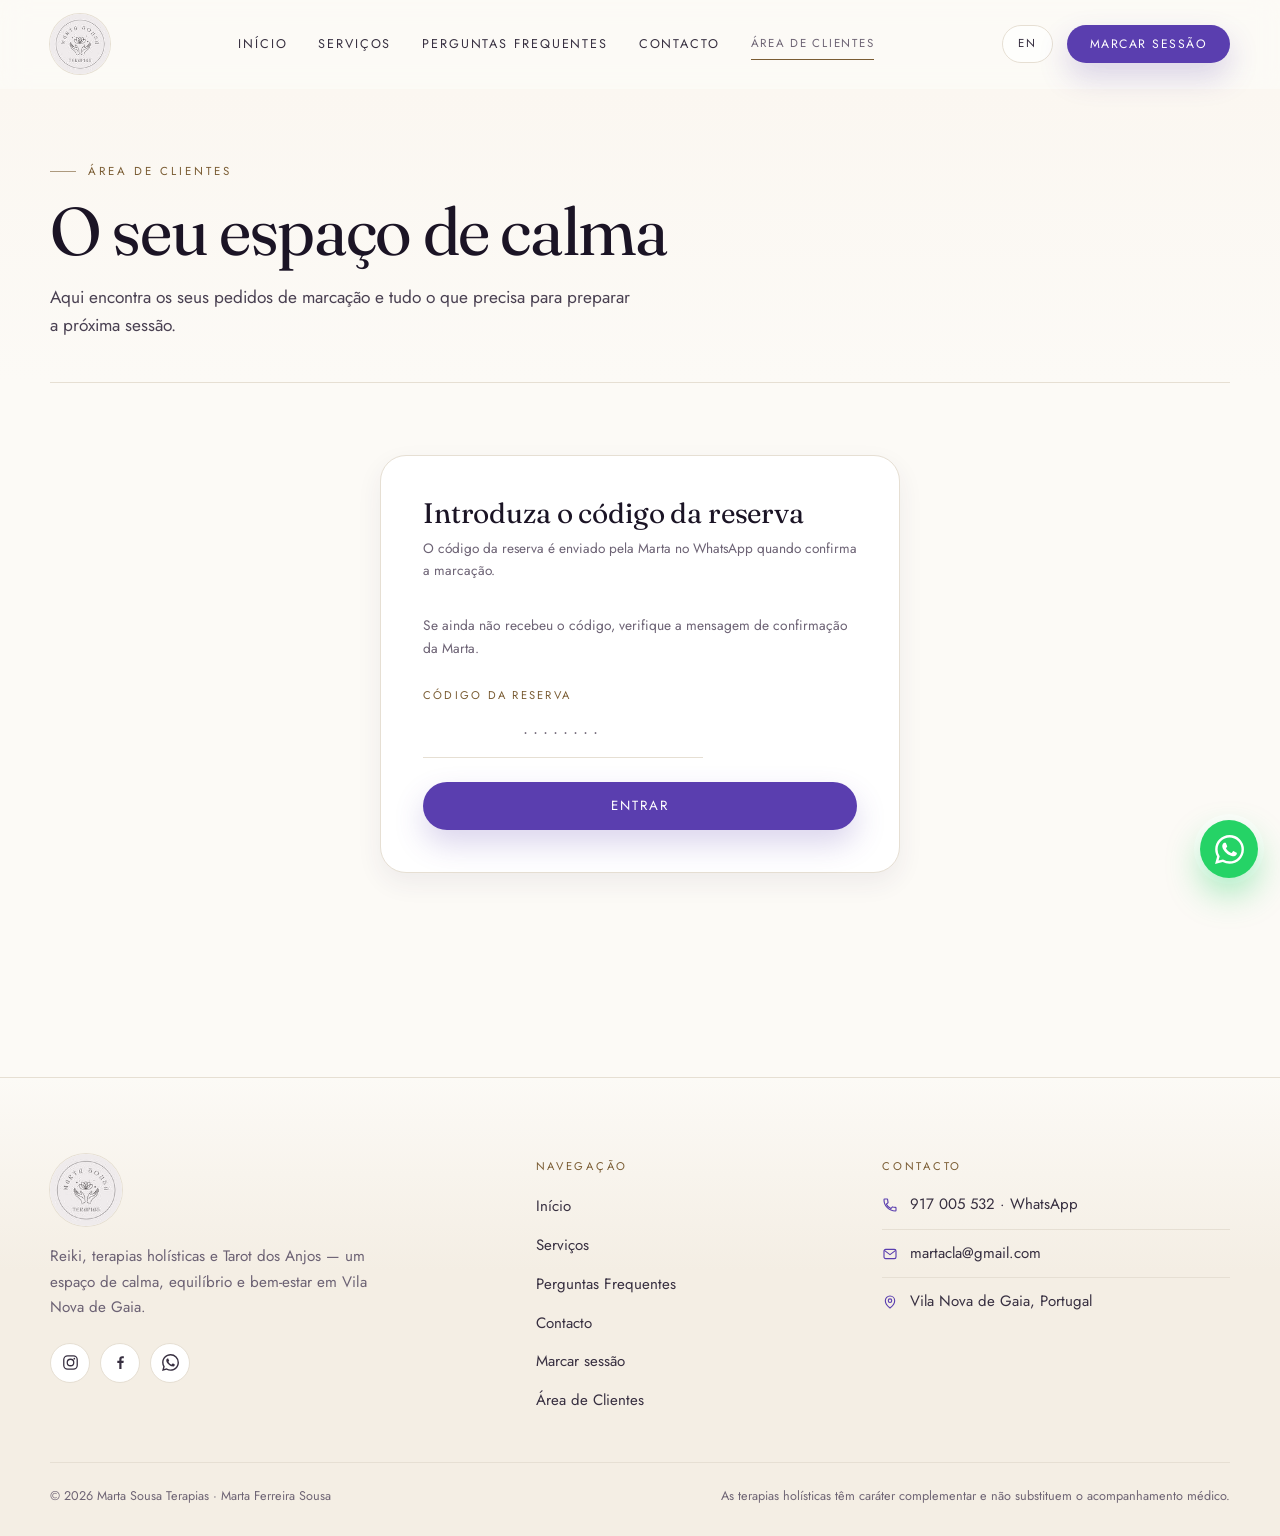
<file: area-clientes.html>
<!DOCTYPE html>
<html lang="pt-PT">
<head>
  <meta charset="UTF-8">
  <meta name="viewport" content="width=device-width, initial-scale=1.0">
  <title>Área de Clientes · Marta Sousa Terapias</title>
  <meta name="description" content="Área de clientes: consulte os seus pedidos de marcação e prepare a sua próxima sessão.">
  <link rel="icon" type="image/svg+xml" href="favicon.svg">
  <meta name="robots" content="noindex">
  <link rel="preconnect" href="https://fonts.googleapis.com">
  <link rel="preconnect" href="https://fonts.gstatic.com" crossorigin>
  <link href="https://fonts.googleapis.com/css2?family=Fraunces:ital,opsz,wght@0,9..144,100..900;1,9..144,100..900&family=Jost:wght@300;400;500&display=swap" rel="stylesheet">
  <link rel="stylesheet" href="css/style.css">
</head>
<body>

  <!-- ======= CABEÇALHO ======= -->
  <header class="site-header">
    <div class="container header-inner">
      <a class="brand" href="index.html" aria-label="Marta Sousa Terapias — Página inicial">
        <img class="brand-mark" src="images/logo.jpeg" srcset="images/logo-56.jpg 56w, images/logo-112.jpg 112w, images/logo-168.jpg 168w" sizes="60px" alt="Marta Sousa Terapias" width="60" height="60" decoding="async">
      </a>
      <nav class="main-nav" id="mainNav" aria-label="Navegação principal">
        <a href="index.html">Início</a>
        <a href="servicos.html">Serviços</a>
        <a href="faq.html">Perguntas Frequentes</a>
        <a href="contacto.html">Contacto</a>
        <a href="area-clientes.html" class="nav-soft active">Área de Clientes</a>
        <a class="lang-mobile" href="en/index.html" title="View English version">EN</a>
      </nav>
      <div class="header-actions">
        <a class="lang" href="en/index.html" title="View English version">EN</a>
        <a class="btn btn-primary btn-sm header-cta" href="marcacao.html">Marcar sessão</a>
        <button type="button" class="nav-toggle" id="navToggle" aria-expanded="false" aria-controls="mainNav" aria-label="Abrir menu"><span></span><span></span><span></span></button>
      </div>
    </div>
  </header>

  <main>
    <section class="page-hero">
      <div class="container">
        <p class="eyebrow">Área de Clientes</p>
        <h1>O seu espaço de calma</h1>
        <p class="lead">Aqui encontra os seus pedidos de marcação e tudo o que precisa para preparar a próxima sessão.</p>
      </div>
    </section>

    <section class="section section--20">
      <div class="container">

        <!-- PORTA (código) -->
        <div class="ca-gate" id="caGate">
          <div class="form-card">
            <h2>Introduza o código da reserva</h2>
            <p class="muted small">O código da reserva é enviado pela Marta no WhatsApp quando confirma a marcação.</p>
            <div class="ca-hint">
              Se ainda não recebeu o código, verifique a mensagem de confirmação da Marta.
            </div>
            <form>
              <div class="field code-field">
                <label for="caCode">Código da reserva</label>
                <input type="text" id="caCode" name="code" autocomplete="off" placeholder="••••••••" aria-label="Código de acesso" inputmode="verbatim">
              </div>
              <div class="form-error" id="caError"></div>
              <button type="submit" class="btn btn-primary btn-block">Entrar</button>
            </form>
          </div>
        </div>

        <!-- CONTEÚDO -->
        <div class="ca-panel" id="caPanel">
          <div class="ca-head">
            <div>
              <h2>Bem-vinda(o) de volta</h2>
              <p class="small muted">Aqui encontra os seus pedidos e a preparação para a próxima sessão.</p>
            </div>
            <button class="btn btn-ghost btn-sm" id="caLogout" type="button">Terminar sessão</button>
          </div>

          <div class="ca-grid">
            <div class="ca-col">
              <h3>As suas marcações</h3>
              <div id="caBookings"></div>
              <p class="small muted ca-note">Os pedidos aparecem aqui quando são feitos neste dispositivo.</p>
            </div>

            <div class="ca-col">
              <div class="tips-card">
                <h3>Preparar a sua sessão</h3>
                <ul>
                  <li>Vista roupa confortável, leve e sem apertos</li>
                  <li>Chegue com 5 minutos de antecedência</li>
                  <li>Evite refeições pesadas pouco antes</li>
                  <li>Se for de tarde, bebe uma água pequena antes de sair</li>
                </ul>
              </div>
              <div class="tips-card">
                <h3>Autocuidado para casa</h3>
                <ul>
                  <li>Reserve 5 minutos por dia apenas para respirar</li>
                  <li>Anotar o que lhe dá paz ajuda a lembrar-se dele</li>
                  <li>Cuide do sono — o equilíbrio começa aqui</li>
                  <li>Depois da sessão, não encha logo a agenda: deixe assentar</li>
                </ul>
              </div>
            </div>
          </div>
        </div>

      </div>
    </section>
  </main>

  <!-- ======= RODAPÉ ======= -->
  <footer class="site-footer">
    <div class="container">
      <div class="footer-grid">
        <div>
          <a class="brand" href="index.html" aria-label="Marta Sousa Terapias">
            <img class="brand-mark" src="images/logo.jpeg" srcset="images/logo-56.jpg 56w, images/logo-112.jpg 112w, images/logo-168.jpg 168w" sizes="72px" alt="Marta Sousa Terapias" width="56" height="56" decoding="async">
          </a>
          <p class="f-tag">Reiki, terapias holísticas e Tarot dos Anjos — um espaço de calma, equilíbrio e bem-estar em Vila Nova de Gaia.</p>
          <div class="footer-social">
            <a href="https://www.instagram.com/martasousaterapias" target="_blank" rel="noopener" aria-label="Instagram">
              <svg viewBox="0 0 24 24" fill="none" stroke="currentColor" stroke-width="1.8"><rect x="2.5" y="2.5" width="19" height="19" rx="5.5"/><circle cx="12" cy="12" r="4.6"/><circle cx="17.4" cy="6.6" r="1.2" fill="currentColor" stroke="none"/></svg>
            </a>
            <a href="https://www.facebook.com/martasousaterapias" target="_blank" rel="noopener" aria-label="Facebook">
              <svg viewBox="0 0 24 24" fill="currentColor"><path d="M13.4 21v-8.2h2.8l.4-3.2h-3.2V7.5c0-.9.3-1.5 1.6-1.5h1.7V3.1c-.3 0-1.3-.1-2.4-.1-2.4 0-4 1.4-4 4v2.6H7.5v3.2h2.8V21h3.1z"/></svg>
            </a>
            <a data-wa-default href="https://wa.me/351917005532" target="_blank" rel="noopener" aria-label="WhatsApp">
              <svg viewBox="0 0 24 24" fill="currentColor"><path d="M17.472 14.382c-.297-.149-1.758-.867-2.03-.967-.273-.099-.471-.148-.67.15-.197.297-.767.966-.94 1.164-.173.199-.347.223-.644.075-.297-.15-1.255-.463-2.39-1.475-.883-.788-1.48-1.761-1.653-2.059-.173-.297-.018-.458.13-.606.134-.133.298-.347.446-.52.149-.174.198-.298.298-.497.099-.198.05-.371-.025-.52-.075-.149-.669-1.612-.916-2.207-.242-.579-.487-.5-.669-.51-.173-.008-.371-.01-.57-.01-.198 0-.52.074-.792.372-.272.297-1.04 1.016-1.04 2.479 0 1.462 1.065 2.875 1.213 3.074.149.198 2.096 3.2 5.077 4.487.709.306 1.262.489 1.694.625.712.227 1.36.195 1.871.118.571-.085 1.758-.719 2.006-1.413.248-.694.248-1.289.173-1.413-.074-.124-.272-.198-.57-.347m-5.421 7.403h-.004a9.87 9.87 0 01-5.031-1.378l-.361-.214-3.741.982.998-3.648-.235-.374a9.86 9.86 0 01-1.51-5.26c.001-5.45 4.436-9.884 9.888-9.884 2.64 0 5.122 1.03 6.988 2.898a9.825 9.825 0 012.893 6.994c-.003 5.45-4.437 9.884-9.885 9.884m8.413-18.297A11.815 11.815 0 0012.05 0C5.495 0 .16 5.335.157 11.892c0 2.096.547 4.142 1.588 5.945L.057 24l6.305-1.654a11.882 11.882 0 005.683 1.448h.005c6.554 0 11.89-5.335 11.893-11.893a11.821 11.821 0 00-3.48-8.413z"/></svg>
            </a>
          </div>
        </div>
        <div>
          <h2 class="f-h">Navegação</h2>
          <ul class="f-links">
            <li><a href="index.html">Início</a></li>
            <li><a href="servicos.html">Serviços</a></li>
            <li><a href="faq.html">Perguntas Frequentes</a></li>
            <li><a href="contacto.html">Contacto</a></li>
            <li><a href="marcacao.html">Marcar sessão</a></li>
            <li><a href="area-clientes.html">Área de Clientes</a></li>
          </ul>
        </div>
        <div>
          <h2 class="f-h">Contacto</h2>
          <ul class="f-contact">
            <li>
              <svg viewBox="0 0 24 24"><path d="M6.6 10.8c1.5 3 3.6 5.1 6.6 6.6l2.2-2.2c.3-.3.7-.4 1-.2 1.1.4 2.3.6 3.6.6.6 0 1 .4 1 1V20c0 .6-.4 1-1 1C10.6 21 3 13.4 3 4c0-.6.4-1 1-1h3.5c.6 0 1 .4 1 1 0 1.2.2 2.4.6 3.6.1.3 0 .7-.2 1l-2.3 2.2z"/></svg>
              <span><a href="tel:+351917005532">917 005 532</a> · WhatsApp</span>
            </li>
            <li>
              <svg viewBox="0 0 24 24"><rect x="3" y="5" width="18" height="14" rx="2.5"/><path d="m4 7 8 6 8-6"/></svg>
              <a href="mailto:martacla@gmail.com">martacla@gmail.com</a>
            </li>
            <li>
              <svg viewBox="0 0 24 24"><path d="M12 21s-7-5.5-7-11a7 7 0 1 1 14 0c0 5.5-7 11-7 11z"/><circle cx="12" cy="10" r="2.6"/></svg>
              <span>Vila Nova de Gaia, Portugal</span>
            </li>
          </ul>
        </div>
      </div>
      <div class="footer-bottom">
        <span>© <span id="year"></span> Marta Sousa Terapias · Marta Ferreira Sousa</span>
        <span>As terapias holísticas têm caráter complementar e não substituem o acompanhamento médico.</span>
      </div>
    </div>
  </footer>

  <a class="whats-float" data-wa-default href="https://wa.me/351917005532" target="_blank" rel="noopener" aria-label="WhatsApp">
    <svg viewBox="0 0 24 24" fill="currentColor"><path d="M17.472 14.382c-.297-.149-1.758-.867-2.03-.967-.273-.099-.471-.148-.67.15-.197.297-.767.966-.94 1.164-.173.199-.347.223-.644.075-.297-.15-1.255-.463-2.39-1.475-.883-.788-1.48-1.761-1.653-2.059-.173-.297-.018-.458.13-.606.134-.133.298-.347.446-.52.149-.174.198-.298.298-.497.099-.198.05-.371-.025-.52-.075-.149-.669-1.612-.916-2.207-.242-.579-.487-.5-.669-.51-.173-.008-.371-.01-.57-.01-.198 0-.52.074-.792.372-.272.297-1.04 1.016-1.04 2.479 0 1.462 1.065 2.875 1.213 3.074.149.198 2.096 3.2 5.077 4.487.709.306 1.262.489 1.694.625.712.227 1.36.195 1.871.118.571-.085 1.758-.719 2.006-1.413.248-.694.248-1.289.173-1.413-.074-.124-.272-.198-.57-.347m-5.421 7.403h-.004a9.87 9.87 0 01-5.031-1.378l-.361-.214-3.741.982.998-3.648-.235-.374a9.86 9.86 0 01-1.51-5.26c.001-5.45 4.436-9.884 9.888-9.884 2.64 0 5.122 1.03 6.988 2.898a9.825 9.825 0 012.893 6.994c-.003 5.45-4.437 9.884-9.885 9.884m8.413-18.297A11.815 11.815 0 0012.05 0C5.495 0 .16 5.335.157 11.892c0 2.096.547 4.142 1.588 5.945L.057 24l6.305-1.654a11.882 11.882 0 005.683 1.448h.005c6.554 0 11.89-5.335 11.893-11.893a11.821 11.821 0 00-3.48-8.413z"/></svg>
  </a>

  <script src="js/config.js"></script>
  <script src="js/main.js"></script>
</body>
</html>
</file>
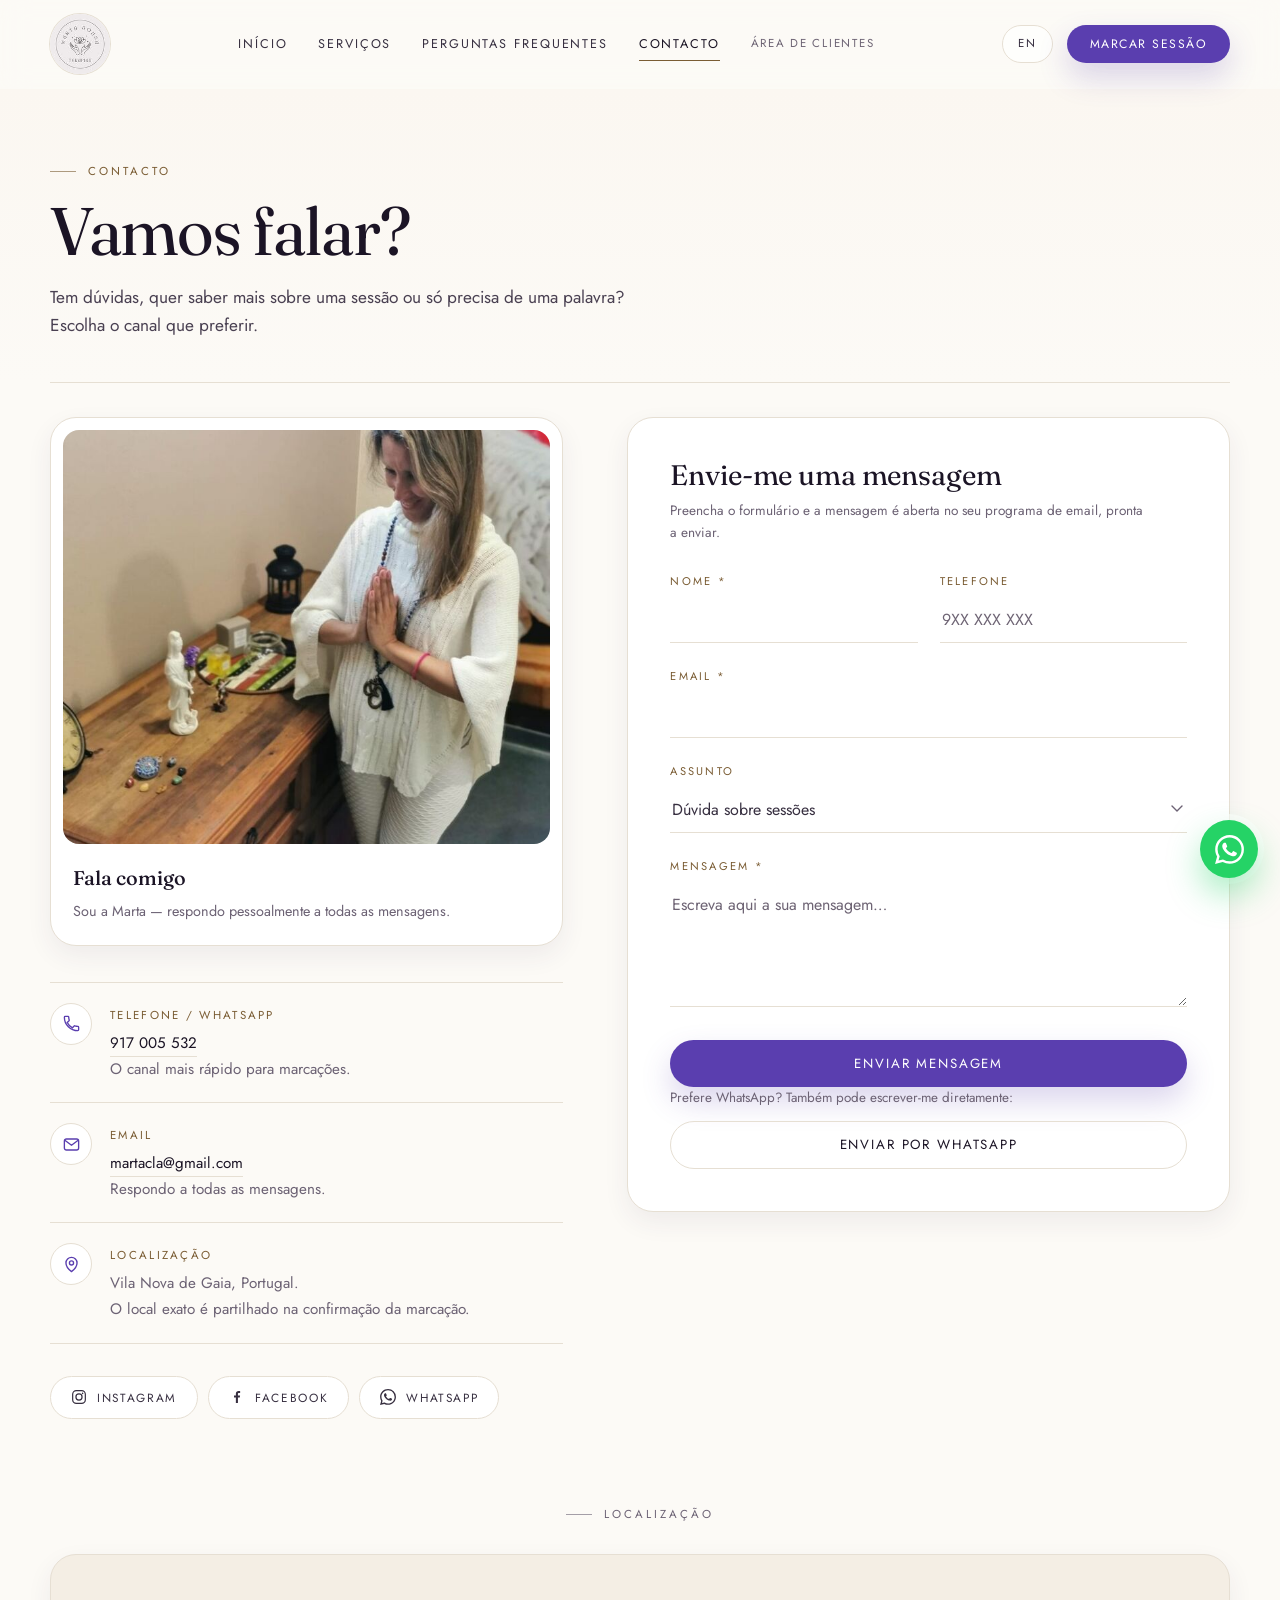
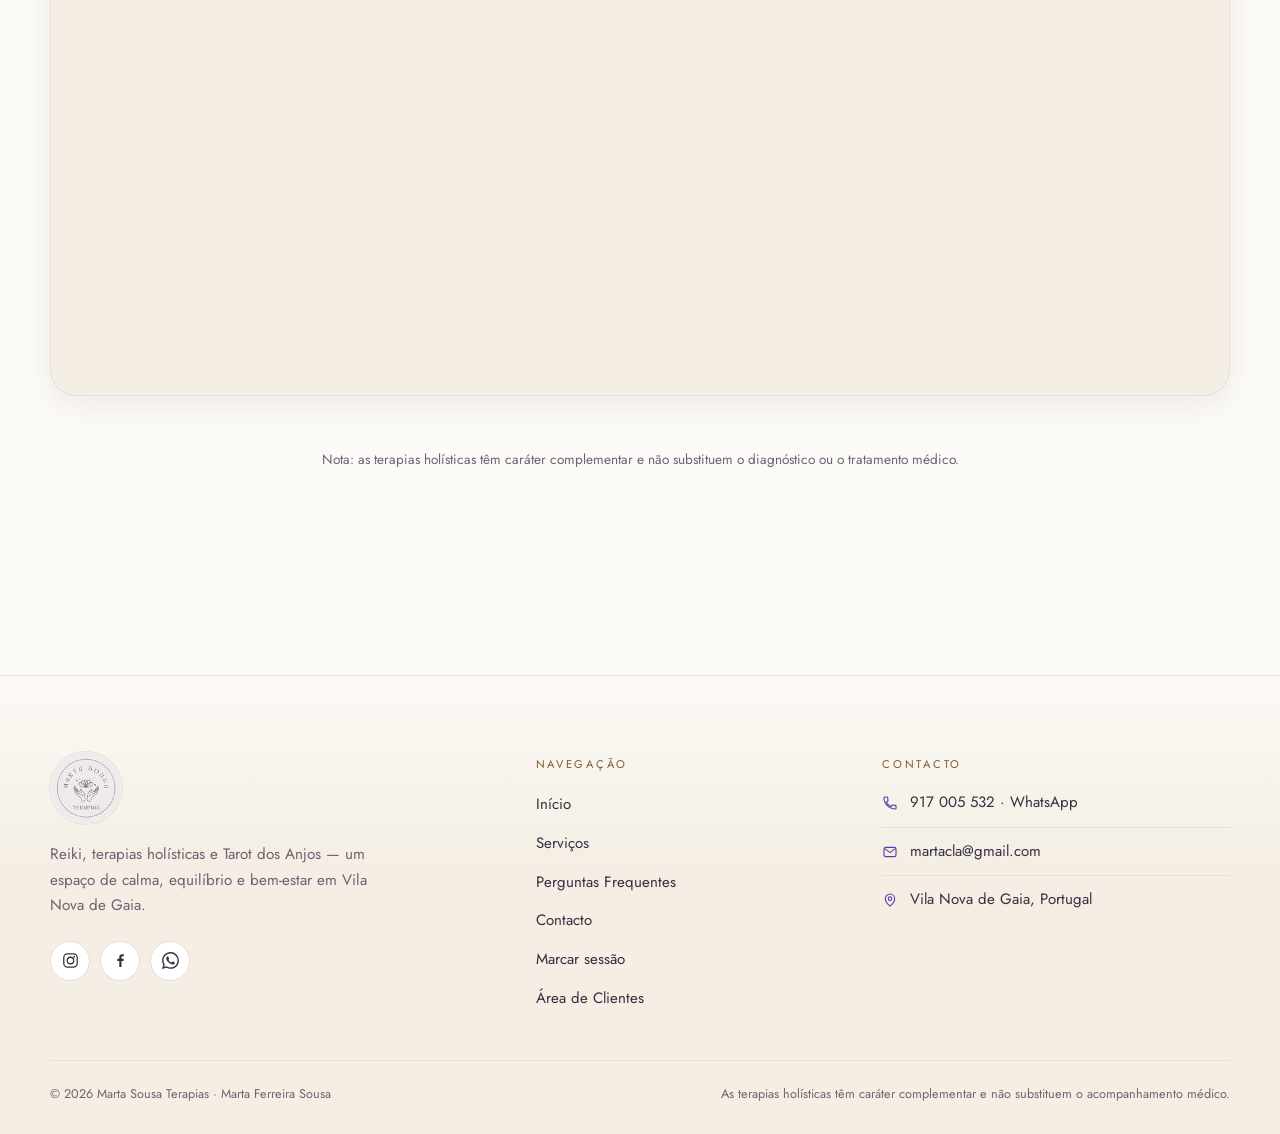
<file: contacto.html>
<!DOCTYPE html>
<html lang="pt-PT">
<head>
  <meta charset="UTF-8">
  <meta name="viewport" content="width=device-width, initial-scale=1.0">
  <title>Contacto · Marta Sousa Terapias</title>
  <meta name="description" content="Fale com a Marta: telefone, WhatsApp, email ou formulário de contacto. Sessões de Reiki e Tarot dos Anjos em Vila Nova de Gaia.">
  <link rel="icon" type="image/svg+xml" href="favicon.svg">
  <link rel="preconnect" href="https://fonts.googleapis.com">
  <link rel="preconnect" href="https://fonts.gstatic.com" crossorigin>
  <link href="https://fonts.googleapis.com/css2?family=Fraunces:ital,opsz,wght@0,9..144,100..900;1,9..144,100..900&family=Jost:wght@300;400;500&display=swap" rel="stylesheet">
  <link rel="stylesheet" href="css/style.css">
</head>
<body>

  <!-- ======= CABEÇALHO ======= -->
  <header class="site-header">
    <div class="container header-inner">
      <a class="brand" href="index.html" aria-label="Marta Sousa Terapias — Página inicial">
        <img class="brand-mark" src="images/logo.jpeg" srcset="images/logo-56.jpg 56w, images/logo-112.jpg 112w, images/logo-168.jpg 168w" sizes="60px" alt="Marta Sousa Terapias" width="60" height="60" decoding="async">
      </a>
      <nav class="main-nav" id="mainNav" aria-label="Navegação principal">
        <a href="index.html">Início</a>
        <a href="servicos.html">Serviços</a>
        <a href="faq.html">Perguntas Frequentes</a>
        <a href="contacto.html" class="active">Contacto</a>
        <a href="area-clientes.html" class="nav-soft">Área de Clientes</a>
        <a class="lang-mobile" href="en/index.html" title="View English version">EN</a>
      </nav>
      <div class="header-actions">
        <a class="lang" href="en/index.html" title="View English version">EN</a>
        <a class="btn btn-primary btn-sm header-cta" href="marcacao.html">Marcar sessão</a>
        <button type="button" class="nav-toggle" id="navToggle" aria-expanded="false" aria-controls="mainNav" aria-label="Abrir menu"><span></span><span></span><span></span></button>
      </div>
    </div>
  </header>

  <main>
    <section class="page-hero">
      <div class="container">
        <p class="eyebrow">Contacto</p>
        <h1>Vamos falar?</h1>
        <p class="lead">Tem dúvidas, quer saber mais sobre uma sessão ou só precisa de uma palavra? Escolha o canal que preferir.</p>
      </div>
    </section>

    <section class="section section--30">
      <div class="container">
        <div class="contact-grid">

          <div class="reveal">
            <div class="side-photo">
              <img src="images/marta-dosha.jpg" srcset="images/marta-dosha-480.jpg 480w, images/marta-dosha-720.jpg 720w, images/marta-dosha.jpg 900w" sizes="(max-width: 980px) calc(100vw - 48px), 520px" alt="A Marta sorri junto ao símbolo do seu espaço" width="900" height="898" loading="lazy" decoding="async">
              <div>
                <strong>Fala comigo</strong>
                <span>Sou a Marta — respondo pessoalmente a todas as mensagens.</span>
              </div>
            </div>
            <div class="info-stack">
            <div class="info-card">
              <span class="info-icon">
                <svg viewBox="0 0 24 24"><path d="M6.6 10.8c1.5 3 3.6 5.1 6.6 6.6l2.2-2.2c.3-.3.7-.4 1-.2 1.1.4 2.3.6 3.6.6.6 0 1 .4 1 1V20c0 .6-.4 1-1 1C10.6 21 3 13.4 3 4c0-.6.4-1 1-1h3.5c.6 0 1 .4 1 1 0 1.2.2 2.4.6 3.6.1.3 0 .7-.2 1l-2.3 2.2z"/></svg>
              </span>
              <div>
                <h2>Telefone / WhatsApp</h2>
                <p><a class="inline" href="tel:+351917005532">917 005 532</a><br>O canal mais rápido para marcações.</p>
              </div>
            </div>
            <div class="info-card">
              <span class="info-icon">
                <svg viewBox="0 0 24 24"><rect x="3" y="5" width="18" height="14" rx="2.5"/><path d="m4 7 8 6 8-6"/></svg>
              </span>
              <div>
                <h2>Email</h2>
                <p><a class="inline" href="mailto:martacla@gmail.com">martacla@gmail.com</a><br>Respondo a todas as mensagens.</p>
              </div>
            </div>
            <div class="info-card">
              <span class="info-icon">
                <svg viewBox="0 0 24 24"><path d="M12 21s-7-5.5-7-11a7 7 0 1 1 14 0c0 5.5-7 11-7 11z"/><circle cx="12" cy="10" r="2.6"/></svg>
              </span>
              <div>
                <h2>Localização</h2>
                <p>Vila Nova de Gaia, Portugal.<br>O local exato é partilhado na confirmação da marcação.</p>
              </div>
            </div>
            </div>
            <div class="social-row">
              <a class="social-btn" href="https://www.instagram.com/martasousaterapias" target="_blank" rel="noopener">
                <svg viewBox="0 0 24 24" fill="none" stroke="currentColor" stroke-width="1.8"><rect x="2.5" y="2.5" width="19" height="19" rx="5.5"/><circle cx="12" cy="12" r="4.6"/><circle cx="17.4" cy="6.6" r="1.2" fill="currentColor" stroke="none"/></svg>
                Instagram
              </a>
              <a class="social-btn" href="https://www.facebook.com/martasousaterapias" target="_blank" rel="noopener">
                <svg viewBox="0 0 24 24" fill="currentColor"><path d="M13.4 21v-8.2h2.8l.4-3.2h-3.2V7.5c0-.9.3-1.5 1.6-1.5h1.7V3.1c-.3 0-1.3-.1-2.4-.1-2.4 0-4 1.4-4 4v2.6H7.5v3.2h2.8V21h3.1z"/></svg>
                Facebook
              </a>
              <a class="social-btn" data-wa-default href="https://wa.me/351917005532" target="_blank" rel="noopener">
                <svg viewBox="0 0 24 24" fill="currentColor"><path d="M17.472 14.382c-.297-.149-1.758-.867-2.03-.967-.273-.099-.471-.148-.67.15-.197.297-.767.966-.94 1.164-.173.199-.347.223-.644.075-.297-.15-1.255-.463-2.39-1.475-.883-.788-1.48-1.761-1.653-2.059-.173-.297-.018-.458.13-.606.134-.133.298-.347.446-.52.149-.174.198-.298.298-.497.099-.198.05-.371-.025-.52-.075-.149-.669-1.612-.916-2.207-.242-.579-.487-.5-.669-.51-.173-.008-.371-.01-.57-.01-.198 0-.52.074-.792.372-.272.297-1.04 1.016-1.04 2.479 0 1.462 1.065 2.875 1.213 3.074.149.198 2.096 3.2 5.077 4.487.709.306 1.262.489 1.694.625.712.227 1.36.195 1.871.118.571-.085 1.758-.719 2.006-1.413.248-.694.248-1.289.173-1.413-.074-.124-.272-.198-.57-.347m-5.421 7.403h-.004a9.87 9.87 0 01-5.031-1.378l-.361-.214-3.741.982.998-3.648-.235-.374a9.86 9.86 0 01-1.51-5.26c.001-5.45 4.436-9.884 9.888-9.884 2.64 0 5.122 1.03 6.988 2.898a9.825 9.825 0 012.893 6.994c-.003 5.45-4.437 9.884-9.885 9.884m8.413-18.297A11.815 11.815 0 0012.05 0C5.495 0 .16 5.335.157 11.892c0 2.096.547 4.142 1.588 5.945L.057 24l6.305-1.654a11.882 11.882 0 005.683 1.448h.005c6.554 0 11.89-5.335 11.893-11.893a11.821 11.821 0 00-3.48-8.413z"/></svg>
                WhatsApp
              </a>
            </div>
          </div>

          <div class="form-card reveal">
            <h2>Envie-me uma mensagem</h2>
            <p class="muted small" id="contactIntro">Preencha o formulário e a mensagem é aberta no seu programa de email, pronta a enviar.</p>
            <div class="form-error" id="contactError"></div>
            <form id="contactForm" novalidate>
              <div class="hp-field" aria-hidden="true"><label for="ctWebsite">Website</label><input type="text" id="ctWebsite" name="website" tabindex="-1" autocomplete="off"></div>
              <div class="form-row">
                <div class="field">
                  <label for="ctName">Nome *</label>
                  <input type="text" id="ctName" name="name" required autocomplete="name">
                </div>
                <div class="field">
                  <label for="ctPhone">Telefone</label>
                  <input type="tel" id="ctPhone" name="phone" autocomplete="tel" placeholder="9XX XXX XXX">
                </div>
              </div>
              <div class="field">
                <label for="ctEmail">Email *</label>
                <input type="email" id="ctEmail" name="email" required autocomplete="email">
              </div>
              <div class="field">
                <label for="ctSubject">Assunto</label>
                <select id="ctSubject" name="subject">
                  <option>Dúvida sobre sessões</option>
                  <option>Quero marcar uma sessão</option>
                  <option>Colaboração / imprensa</option>
                  <option>Outro assunto</option>
                </select>
              </div>
              <div class="field">
                <label for="ctMsg">Mensagem *</label>
                <textarea id="ctMsg" name="message" rows="4" required placeholder="Escreva aqui a sua mensagem…"></textarea>
              </div>
              <button type="submit" class="btn btn-primary btn-block">Enviar mensagem</button>
              <p class="form-note form-note--tight">Prefere WhatsApp? Também pode escrever-me diretamente:</p>
              <a class="btn btn-ghost btn-block" id="contactWa" data-wa-default href="https://wa.me/351917005532" target="_blank" rel="noopener">Enviar por WhatsApp</a>
              <div class="success-panel" id="contactSuccess" hidden role="status">
                <h3 id="ctSuccessTitle"></h3>
                <p id="ctSuccessText"></p>
              </div>
            </form>
          </div>

        </div>

        <div class="section-head center reveal map-head">
          <p class="eyebrow">Localização</p>
        </div>
        <div class="map-wrap reveal">
          <iframe
            title="Mapa — Vila Nova de Gaia"
            src="https://www.google.com/maps?q=Vila%20Nova%20de%20Gaia%2C%20Portugal&output=embed"
            loading="lazy"
            referrerpolicy="no-referrer-when-downgrade"
            allowfullscreen></iframe>
        </div>

        <p class="small muted legal-note">
          Nota: as terapias holísticas têm caráter complementar e não substituem o diagnóstico ou o tratamento médico.
        </p>
      </div>
    </section>
  </main>

  <!-- ======= RODAPÉ ======= -->
  <footer class="site-footer">
    <div class="container">
      <div class="footer-grid">
        <div>
          <a class="brand" href="index.html" aria-label="Marta Sousa Terapias">
            <img class="brand-mark" src="images/logo.jpeg" srcset="images/logo-56.jpg 56w, images/logo-112.jpg 112w, images/logo-168.jpg 168w" sizes="72px" alt="Marta Sousa Terapias" width="56" height="56" decoding="async">
          </a>
          <p class="f-tag">Reiki, terapias holísticas e Tarot dos Anjos — um espaço de calma, equilíbrio e bem-estar em Vila Nova de Gaia.</p>
          <div class="footer-social">
            <a href="https://www.instagram.com/martasousaterapias" target="_blank" rel="noopener" aria-label="Instagram">
              <svg viewBox="0 0 24 24" fill="none" stroke="currentColor" stroke-width="1.8"><rect x="2.5" y="2.5" width="19" height="19" rx="5.5"/><circle cx="12" cy="12" r="4.6"/><circle cx="17.4" cy="6.6" r="1.2" fill="currentColor" stroke="none"/></svg>
            </a>
            <a href="https://www.facebook.com/martasousaterapias" target="_blank" rel="noopener" aria-label="Facebook">
              <svg viewBox="0 0 24 24" fill="currentColor"><path d="M13.4 21v-8.2h2.8l.4-3.2h-3.2V7.5c0-.9.3-1.5 1.6-1.5h1.7V3.1c-.3 0-1.3-.1-2.4-.1-2.4 0-4 1.4-4 4v2.6H7.5v3.2h2.8V21h3.1z"/></svg>
            </a>
            <a data-wa-default href="https://wa.me/351917005532" target="_blank" rel="noopener" aria-label="WhatsApp">
              <svg viewBox="0 0 24 24" fill="currentColor"><path d="M17.472 14.382c-.297-.149-1.758-.867-2.03-.967-.273-.099-.471-.148-.67.15-.197.297-.767.966-.94 1.164-.173.199-.347.223-.644.075-.297-.15-1.255-.463-2.39-1.475-.883-.788-1.48-1.761-1.653-2.059-.173-.297-.018-.458.13-.606.134-.133.298-.347.446-.52.149-.174.198-.298.298-.497.099-.198.05-.371-.025-.52-.075-.149-.669-1.612-.916-2.207-.242-.579-.487-.5-.669-.51-.173-.008-.371-.01-.57-.01-.198 0-.52.074-.792.372-.272.297-1.04 1.016-1.04 2.479 0 1.462 1.065 2.875 1.213 3.074.149.198 2.096 3.2 5.077 4.487.709.306 1.262.489 1.694.625.712.227 1.36.195 1.871.118.571-.085 1.758-.719 2.006-1.413.248-.694.248-1.289.173-1.413-.074-.124-.272-.198-.57-.347m-5.421 7.403h-.004a9.87 9.87 0 01-5.031-1.378l-.361-.214-3.741.982.998-3.648-.235-.374a9.86 9.86 0 01-1.51-5.26c.001-5.45 4.436-9.884 9.888-9.884 2.64 0 5.122 1.03 6.988 2.898a9.825 9.825 0 012.893 6.994c-.003 5.45-4.437 9.884-9.885 9.884m8.413-18.297A11.815 11.815 0 0012.05 0C5.495 0 .16 5.335.157 11.892c0 2.096.547 4.142 1.588 5.945L.057 24l6.305-1.654a11.882 11.882 0 005.683 1.448h.005c6.554 0 11.89-5.335 11.893-11.893a11.821 11.821 0 00-3.48-8.413z"/></svg>
            </a>
          </div>
        </div>
        <div>
          <h2 class="f-h">Navegação</h2>
          <ul class="f-links">
            <li><a href="index.html">Início</a></li>
            <li><a href="servicos.html">Serviços</a></li>
            <li><a href="faq.html">Perguntas Frequentes</a></li>
            <li><a href="contacto.html">Contacto</a></li>
            <li><a href="marcacao.html">Marcar sessão</a></li>
            <li><a href="area-clientes.html">Área de Clientes</a></li>
          </ul>
        </div>
        <div>
          <h2 class="f-h">Contacto</h2>
          <ul class="f-contact">
            <li>
              <svg viewBox="0 0 24 24"><path d="M6.6 10.8c1.5 3 3.6 5.1 6.6 6.6l2.2-2.2c.3-.3.7-.4 1-.2 1.1.4 2.3.6 3.6.6.6 0 1 .4 1 1V20c0 .6-.4 1-1 1C10.6 21 3 13.4 3 4c0-.6.4-1 1-1h3.5c.6 0 1 .4 1 1 0 1.2.2 2.4.6 3.6.1.3 0 .7-.2 1l-2.3 2.2z"/></svg>
              <span><a href="tel:+351917005532">917 005 532</a> · WhatsApp</span>
            </li>
            <li>
              <svg viewBox="0 0 24 24"><rect x="3" y="5" width="18" height="14" rx="2.5"/><path d="m4 7 8 6 8-6"/></svg>
              <a href="mailto:martacla@gmail.com">martacla@gmail.com</a>
            </li>
            <li>
              <svg viewBox="0 0 24 24"><path d="M12 21s-7-5.5-7-11a7 7 0 1 1 14 0c0 5.5-7 11-7 11z"/><circle cx="12" cy="10" r="2.6"/></svg>
              <span>Vila Nova de Gaia, Portugal</span>
            </li>
          </ul>
        </div>
      </div>
      <div class="footer-bottom">
        <span>© <span id="year"></span> Marta Sousa Terapias · Marta Ferreira Sousa</span>
        <span>As terapias holísticas têm caráter complementar e não substituem o acompanhamento médico.</span>
      </div>
    </div>
  </footer>

  <a class="whats-float" data-wa-default href="https://wa.me/351917005532" target="_blank" rel="noopener" aria-label="WhatsApp">
    <svg viewBox="0 0 24 24" fill="currentColor"><path d="M17.472 14.382c-.297-.149-1.758-.867-2.03-.967-.273-.099-.471-.148-.67.15-.197.297-.767.966-.94 1.164-.173.199-.347.223-.644.075-.297-.15-1.255-.463-2.39-1.475-.883-.788-1.48-1.761-1.653-2.059-.173-.297-.018-.458.13-.606.134-.133.298-.347.446-.52.149-.174.198-.298.298-.497.099-.198.05-.371-.025-.52-.075-.149-.669-1.612-.916-2.207-.242-.579-.487-.5-.669-.51-.173-.008-.371-.01-.57-.01-.198 0-.52.074-.792.372-.272.297-1.04 1.016-1.04 2.479 0 1.462 1.065 2.875 1.213 3.074.149.198 2.096 3.2 5.077 4.487.709.306 1.262.489 1.694.625.712.227 1.36.195 1.871.118.571-.085 1.758-.719 2.006-1.413.248-.694.248-1.289.173-1.413-.074-.124-.272-.198-.57-.347m-5.421 7.403h-.004a9.87 9.87 0 01-5.031-1.378l-.361-.214-3.741.982.998-3.648-.235-.374a9.86 9.86 0 01-1.51-5.26c.001-5.45 4.436-9.884 9.888-9.884 2.64 0 5.122 1.03 6.988 2.898a9.825 9.825 0 012.893 6.994c-.003 5.45-4.437 9.884-9.885 9.884m8.413-18.297A11.815 11.815 0 0012.05 0C5.495 0 .16 5.335.157 11.892c0 2.096.547 4.142 1.588 5.945L.057 24l6.305-1.654a11.882 11.882 0 005.683 1.448h.005c6.554 0 11.89-5.335 11.893-11.893a11.821 11.821 0 00-3.48-8.413z"/></svg>
  </a>

  <script src="js/config.js"></script>
  <script src="js/main.js"></script>
</body>
</html>
</file>
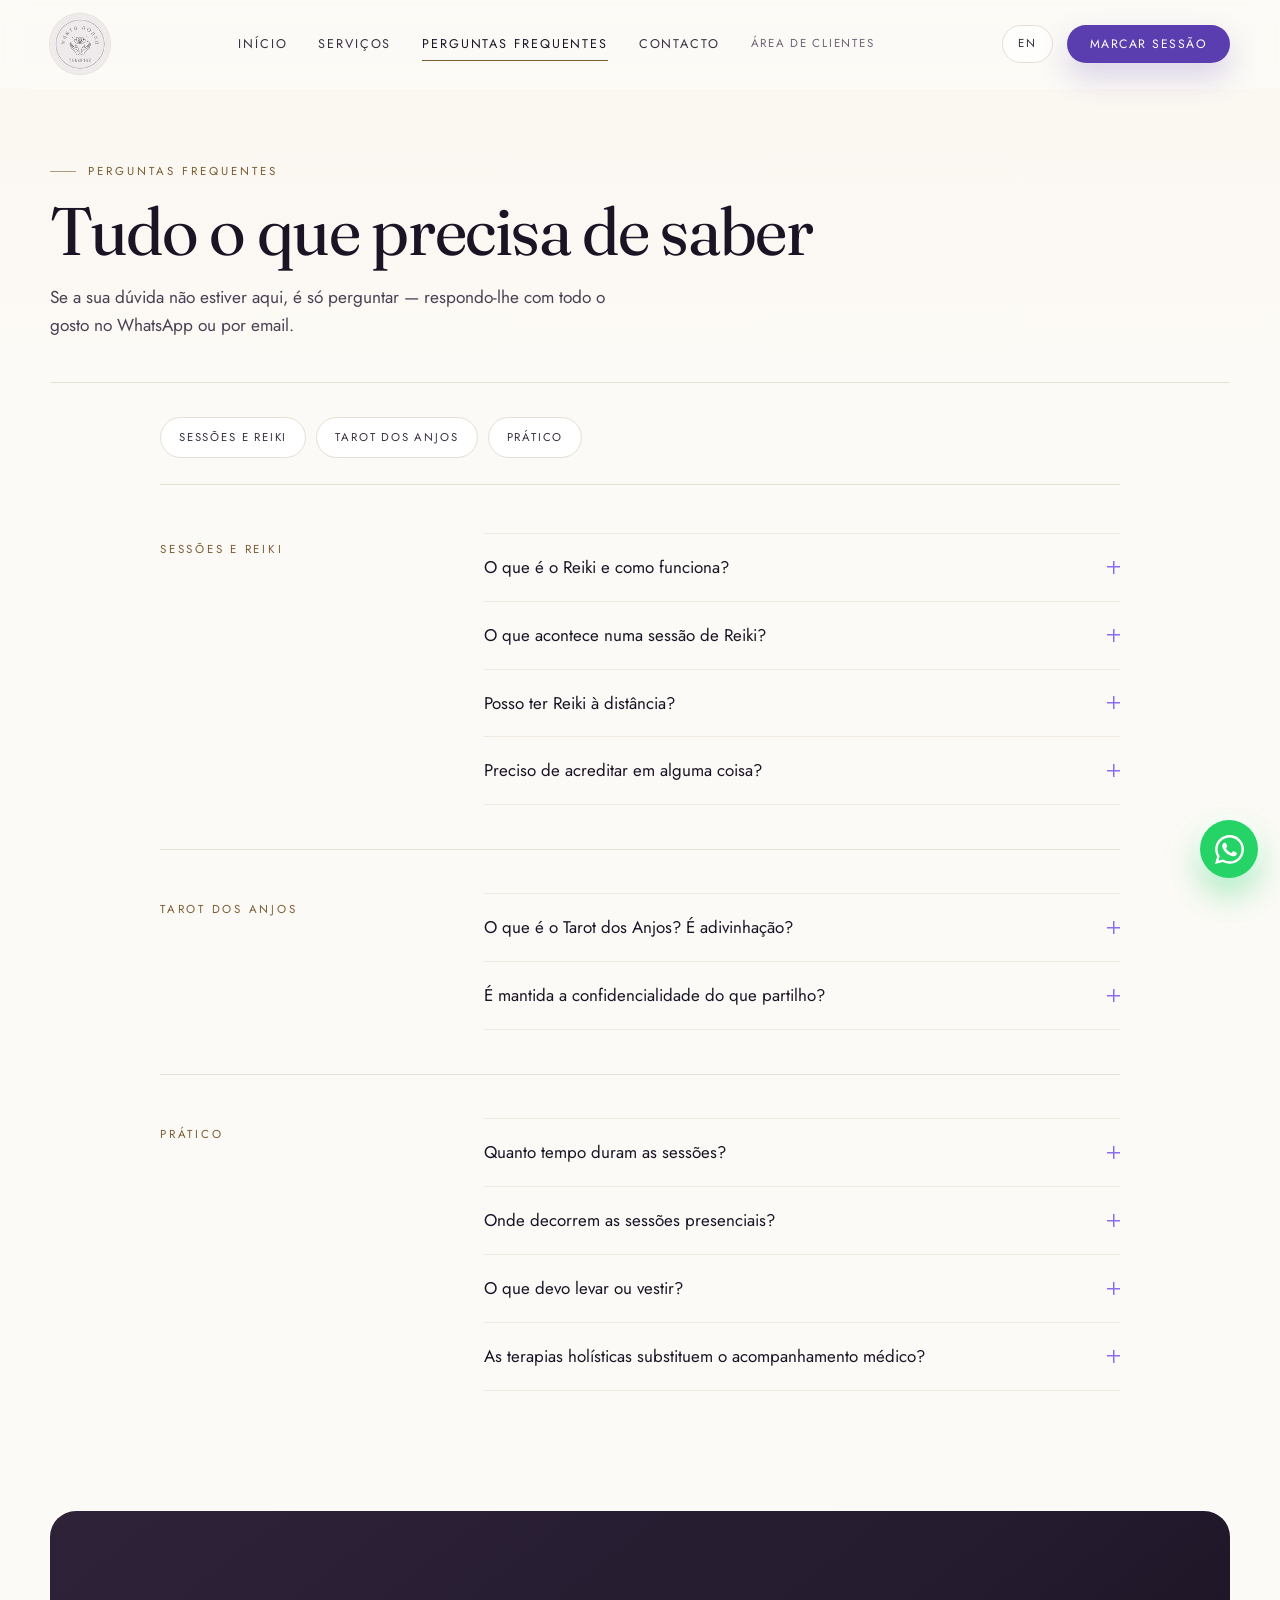
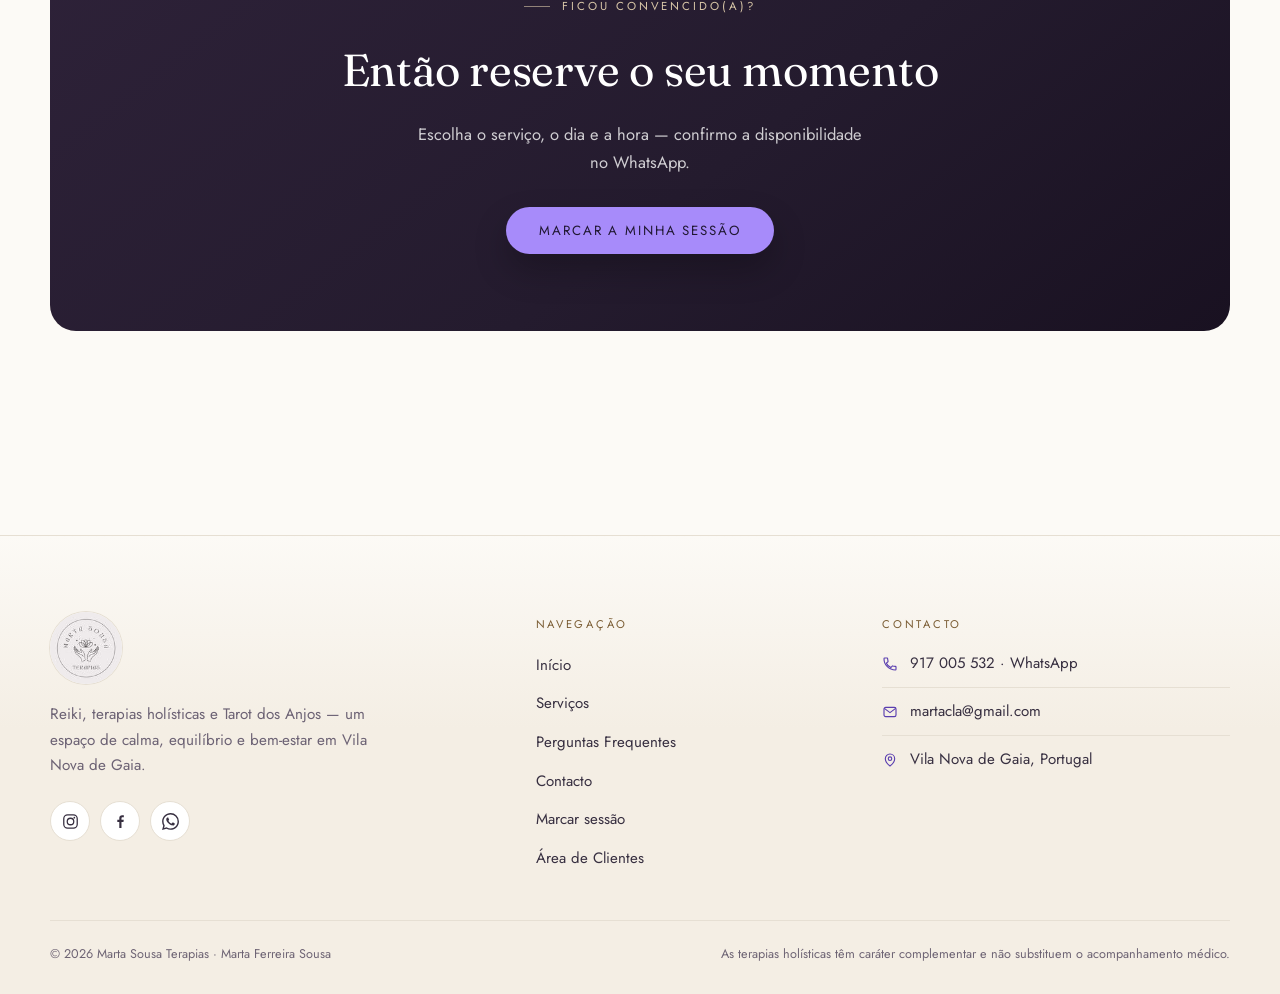
<file: faq.html>
<!DOCTYPE html>
<html lang="pt-PT">
<head>
  <meta charset="UTF-8">
  <meta name="viewport" content="width=device-width, initial-scale=1.0">
  <title>Perguntas Frequentes · Marta Sousa Terapias</title>
  <meta name="description" content="Tudo o que precisa de saber sobre as sessões de Reiki, Tarot dos Anjos, duração e práticas antes da sua primeira sessão.">
  <link rel="icon" type="image/svg+xml" href="favicon.svg">
  <link rel="preconnect" href="https://fonts.googleapis.com">
  <link rel="preconnect" href="https://fonts.gstatic.com" crossorigin>
  <link href="https://fonts.googleapis.com/css2?family=Fraunces:ital,opsz,wght@0,9..144,100..900;1,9..144,100..900&family=Jost:wght@300;400;500&display=swap" rel="stylesheet">
  <link rel="stylesheet" href="css/style.css">
</head>
<body>

  <!-- ======= CABEÇALHO ======= -->
  <header class="site-header">
    <div class="container header-inner">
      <a class="brand" href="index.html" aria-label="Marta Sousa Terapias — Página inicial">
        <img class="brand-mark" src="images/logo.jpeg" srcset="images/logo-56.jpg 56w, images/logo-112.jpg 112w, images/logo-168.jpg 168w" sizes="60px" alt="Marta Sousa Terapias" width="60" height="60" decoding="async">
      </a>
      <nav class="main-nav" id="mainNav" aria-label="Navegação principal">
        <a href="index.html">Início</a>
        <a href="servicos.html">Serviços</a>
        <a href="faq.html" class="active">Perguntas Frequentes</a>
        <a href="contacto.html">Contacto</a>
        <a href="area-clientes.html" class="nav-soft">Área de Clientes</a>
        <a class="lang-mobile" href="en/index.html" title="View English version">EN</a>
      </nav>
      <div class="header-actions">
        <a class="lang" href="en/index.html" title="View English version">EN</a>
        <a class="btn btn-primary btn-sm header-cta" href="marcacao.html">Marcar sessão</a>
        <button type="button" class="nav-toggle" id="navToggle" aria-expanded="false" aria-controls="mainNav" aria-label="Abrir menu"><span></span><span></span><span></span></button>
      </div>
    </div>
  </header>

  <main>
    <section class="page-hero">
      <div class="container">
        <p class="eyebrow">Perguntas Frequentes</p>
        <h1>Tudo o que precisa de saber</h1>
        <p class="lead">Se a sua dúvida não estiver aqui, é só perguntar — respondo-lhe com todo o gosto no WhatsApp ou por email.</p>
      </div>
    </section>

    <section class="section section--30">
      <div class="container">
        <nav class="jump-row reveal" aria-label="Perguntas Frequentes">
          <a href="#sessoes" class="jump-chip">Sessões e Reiki</a>
          <a href="#tarot" class="jump-chip">Tarot dos Anjos</a>
          <a href="#pratico" class="jump-chip">Prático</a>
        </nav>
        <div class="faq-wrap">
          <div class="faq-group" id="sessoes">
            <h2>Sessões e Reiki</h2>
            <div class="faq-list">
              <details>
                <summary>O que é o Reiki e como funciona?</summary>
                <div class="faq-a">O Reiki é uma técnica suave de harmonização energética, transmitida através do toque das mãos. Não há movimentos bruscos nem manipulação — a experiência é de relaxamento profundo, que ajuda a aliviar tensões, o stress e a recuperar o equilíbrio.</div>
              </details>
              <details>
                <summary>O que acontece numa sessão de Reiki?</summary>
                <div class="faq-a">Começamos com uma conversa curta, para perceber o que traz a sessão. Depois, a pessoa deita-se (ou senta-se) confortavelmente, vestida, num ambiente calmo com luz suave. A sessão dura cerca de 60 minutos e termina com algumas orientações de autocuidado.</div>
              </details>
              <details>
                <summary>Posso ter Reiki à distância?</summary>
                <div class="faq-a">Sim. Ofereço Reiki à distância para quem não pode estar presente, vive longe ou prefere o conforto do seu próprio espaço. A sessão é feita por marcação, no dia e hora combinados.</div>
              </details>
              <details>
                <summary>Preciso de acreditar em alguma coisa?</summary>
                <div class="faq-a">Não. As sessões adaptam-se a cada pessoa e a cada crença. Basta aparecer com uma mente aberta e boa disposição — o resto é cuidar do momento presente.</div>
              </details>
            </div>
          </div>

          <div class="faq-group" id="tarot">
            <h2>Tarot dos Anjos</h2>
            <div class="faq-list">
              <details>
                <summary>O que é o Tarot dos Anjos? É adivinhação?</summary>
                <div class="faq-a">Não é adivinhação. O Tarot dos Anjos é uma ferramenta de reflexão e orientação pessoal, baseada nas mensagens dos Arcanjos. Ajuda a clarificar o momento presente, a ver com mais serenidade caminhos e decisões — sempre com respeito e sem julgamentos.</div>
              </details>
              <details>
                <summary>É mantida a confidencialidade do que partilho?</summary>
                <div class="faq-a">Sim, totalmente. Tudo o que for partilhado numa sessão — na leitura de Tarot ou na conversa — é tratado com a máxima discrição e confidencialidade.</div>
              </details>
            </div>
          </div>

          <div class="faq-group" id="pratico">
            <h2>Prático</h2>
            <div class="faq-list">
              <details>
                <summary>Quanto tempo duram as sessões?</summary>
                <div class="faq-a">Reiki individual: 60 minutos. Reiki à distância: 45 minutos. Tarot dos Anjos: 50 minutos. A experiência Reiki + Tarot: 90 minutos. Pode ver a duração de cada sessão na página de <a href="servicos.html">Serviços</a>. Se tiver dúvidas sobre qual é a mais indicada para si, fale comigo.</div>
              </details>
              <details>
                <summary>Onde decorrem as sessões presenciais?</summary>
                <div class="faq-a">As sessões decorrem em Vila Nova de Gaia, num espaço calmo e dedicado. Por razões de privacidade e tranquilidade, o local exato é partilhado aquando da confirmação da marcação.</div>
              </details>
              <details>
                <summary>O que devo levar ou vestir?</summary>
                <div class="faq-a">Basta roupa confortável. O espaço, as toalhas e o ambiente ficam ao meu cuidado — pode simplesmente aparecer e desligar.</div>
              </details>
              <details>
                <summary>As terapias holísticas substituem o acompanhamento médico?</summary>
                <div class="faq-a">Não. As terapias holísticas têm caráter complementar e promovem o bem-estar e o equilíbrio. Não substituem o diagnóstico nem o tratamento médico — continue sempre com o seu acompanhamento de saúde habitual.</div>
              </details>
            </div>
          </div>
        </div>
        <div class="cta-band reveal cta-band--spaced">
          <p class="eyebrow">Ficou convencido(a)?</p>
          <h2>Então reserve o seu momento</h2>
          <p>Escolha o serviço, o dia e a hora — confirmo a disponibilidade no WhatsApp.</p>
          <a class="btn btn-primary" href="marcacao.html">Marcar a minha sessão</a>
        </div>
      </div>
    </section>
  </main>

  <!-- ======= RODAPÉ ======= -->
  <footer class="site-footer">
    <div class="container">
      <div class="footer-grid">
        <div>
          <a class="brand" href="index.html" aria-label="Marta Sousa Terapias">
            <img class="brand-mark" src="images/logo.jpeg" srcset="images/logo-56.jpg 56w, images/logo-112.jpg 112w, images/logo-168.jpg 168w" sizes="72px" alt="Marta Sousa Terapias" width="56" height="56" decoding="async">
          </a>
          <p class="f-tag">Reiki, terapias holísticas e Tarot dos Anjos — um espaço de calma, equilíbrio e bem-estar em Vila Nova de Gaia.</p>
          <div class="footer-social">
            <a href="https://www.instagram.com/martasousaterapias" target="_blank" rel="noopener" aria-label="Instagram">
              <svg viewBox="0 0 24 24" fill="none" stroke="currentColor" stroke-width="1.8"><rect x="2.5" y="2.5" width="19" height="19" rx="5.5"/><circle cx="12" cy="12" r="4.6"/><circle cx="17.4" cy="6.6" r="1.2" fill="currentColor" stroke="none"/></svg>
            </a>
            <a href="https://www.facebook.com/martasousaterapias" target="_blank" rel="noopener" aria-label="Facebook">
              <svg viewBox="0 0 24 24" fill="currentColor"><path d="M13.4 21v-8.2h2.8l.4-3.2h-3.2V7.5c0-.9.3-1.5 1.6-1.5h1.7V3.1c-.3 0-1.3-.1-2.4-.1-2.4 0-4 1.4-4 4v2.6H7.5v3.2h2.8V21h3.1z"/></svg>
            </a>
            <a data-wa-default href="https://wa.me/351917005532" target="_blank" rel="noopener" aria-label="WhatsApp">
              <svg viewBox="0 0 24 24" fill="currentColor"><path d="M17.472 14.382c-.297-.149-1.758-.867-2.03-.967-.273-.099-.471-.148-.67.15-.197.297-.767.966-.94 1.164-.173.199-.347.223-.644.075-.297-.15-1.255-.463-2.39-1.475-.883-.788-1.48-1.761-1.653-2.059-.173-.297-.018-.458.13-.606.134-.133.298-.347.446-.52.149-.174.198-.298.298-.497.099-.198.05-.371-.025-.52-.075-.149-.669-1.612-.916-2.207-.242-.579-.487-.5-.669-.51-.173-.008-.371-.01-.57-.01-.198 0-.52.074-.792.372-.272.297-1.04 1.016-1.04 2.479 0 1.462 1.065 2.875 1.213 3.074.149.198 2.096 3.2 5.077 4.487.709.306 1.262.489 1.694.625.712.227 1.36.195 1.871.118.571-.085 1.758-.719 2.006-1.413.248-.694.248-1.289.173-1.413-.074-.124-.272-.198-.57-.347m-5.421 7.403h-.004a9.87 9.87 0 01-5.031-1.378l-.361-.214-3.741.982.998-3.648-.235-.374a9.86 9.86 0 01-1.51-5.26c.001-5.45 4.436-9.884 9.888-9.884 2.64 0 5.122 1.03 6.988 2.898a9.825 9.825 0 012.893 6.994c-.003 5.45-4.437 9.884-9.885 9.884m8.413-18.297A11.815 11.815 0 0012.05 0C5.495 0 .16 5.335.157 11.892c0 2.096.547 4.142 1.588 5.945L.057 24l6.305-1.654a11.882 11.882 0 005.683 1.448h.005c6.554 0 11.89-5.335 11.893-11.893a11.821 11.821 0 00-3.48-8.413z"/></svg>
            </a>
          </div>
        </div>
        <div>
          <h2 class="f-h">Navegação</h2>
          <ul class="f-links">
            <li><a href="index.html">Início</a></li>
            <li><a href="servicos.html">Serviços</a></li>
            <li><a href="faq.html">Perguntas Frequentes</a></li>
            <li><a href="contacto.html">Contacto</a></li>
            <li><a href="marcacao.html">Marcar sessão</a></li>
            <li><a href="area-clientes.html">Área de Clientes</a></li>
          </ul>
        </div>
        <div>
          <h2 class="f-h">Contacto</h2>
          <ul class="f-contact">
            <li>
              <svg viewBox="0 0 24 24"><path d="M6.6 10.8c1.5 3 3.6 5.1 6.6 6.6l2.2-2.2c.3-.3.7-.4 1-.2 1.1.4 2.3.6 3.6.6.6 0 1 .4 1 1V20c0 .6-.4 1-1 1C10.6 21 3 13.4 3 4c0-.6.4-1 1-1h3.5c.6 0 1 .4 1 1 0 1.2.2 2.4.6 3.6.1.3 0 .7-.2 1l-2.3 2.2z"/></svg>
              <span><a href="tel:+351917005532">917 005 532</a> · WhatsApp</span>
            </li>
            <li>
              <svg viewBox="0 0 24 24"><rect x="3" y="5" width="18" height="14" rx="2.5"/><path d="m4 7 8 6 8-6"/></svg>
              <a href="mailto:martacla@gmail.com">martacla@gmail.com</a>
            </li>
            <li>
              <svg viewBox="0 0 24 24"><path d="M12 21s-7-5.5-7-11a7 7 0 1 1 14 0c0 5.5-7 11-7 11z"/><circle cx="12" cy="10" r="2.6"/></svg>
              <span>Vila Nova de Gaia, Portugal</span>
            </li>
          </ul>
        </div>
      </div>
      <div class="footer-bottom">
        <span>© <span id="year"></span> Marta Sousa Terapias · Marta Ferreira Sousa</span>
        <span>As terapias holísticas têm caráter complementar e não substituem o acompanhamento médico.</span>
      </div>
    </div>
  </footer>

  <a class="whats-float" data-wa-default href="https://wa.me/351917005532" target="_blank" rel="noopener" aria-label="WhatsApp">
    <svg viewBox="0 0 24 24" fill="currentColor"><path d="M17.472 14.382c-.297-.149-1.758-.867-2.03-.967-.273-.099-.471-.148-.67.15-.197.297-.767.966-.94 1.164-.173.199-.347.223-.644.075-.297-.15-1.255-.463-2.39-1.475-.883-.788-1.48-1.761-1.653-2.059-.173-.297-.018-.458.13-.606.134-.133.298-.347.446-.52.149-.174.198-.298.298-.497.099-.198.05-.371-.025-.52-.075-.149-.669-1.612-.916-2.207-.242-.579-.487-.5-.669-.51-.173-.008-.371-.01-.57-.01-.198 0-.52.074-.792.372-.272.297-1.04 1.016-1.04 2.479 0 1.462 1.065 2.875 1.213 3.074.149.198 2.096 3.2 5.077 4.487.709.306 1.262.489 1.694.625.712.227 1.36.195 1.871.118.571-.085 1.758-.719 2.006-1.413.248-.694.248-1.289.173-1.413-.074-.124-.272-.198-.57-.347m-5.421 7.403h-.004a9.87 9.87 0 01-5.031-1.378l-.361-.214-3.741.982.998-3.648-.235-.374a9.86 9.86 0 01-1.51-5.26c.001-5.45 4.436-9.884 9.888-9.884 2.64 0 5.122 1.03 6.988 2.898a9.825 9.825 0 012.893 6.994c-.003 5.45-4.437 9.884-9.885 9.884m8.413-18.297A11.815 11.815 0 0012.05 0C5.495 0 .16 5.335.157 11.892c0 2.096.547 4.142 1.588 5.945L.057 24l6.305-1.654a11.882 11.882 0 005.683 1.448h.005c6.554 0 11.89-5.335 11.893-11.893a11.821 11.821 0 00-3.48-8.413z"/></svg>
  </a>

  <script src="js/config.js"></script>
  <script src="js/main.js"></script>
</body>
</html>
</file>
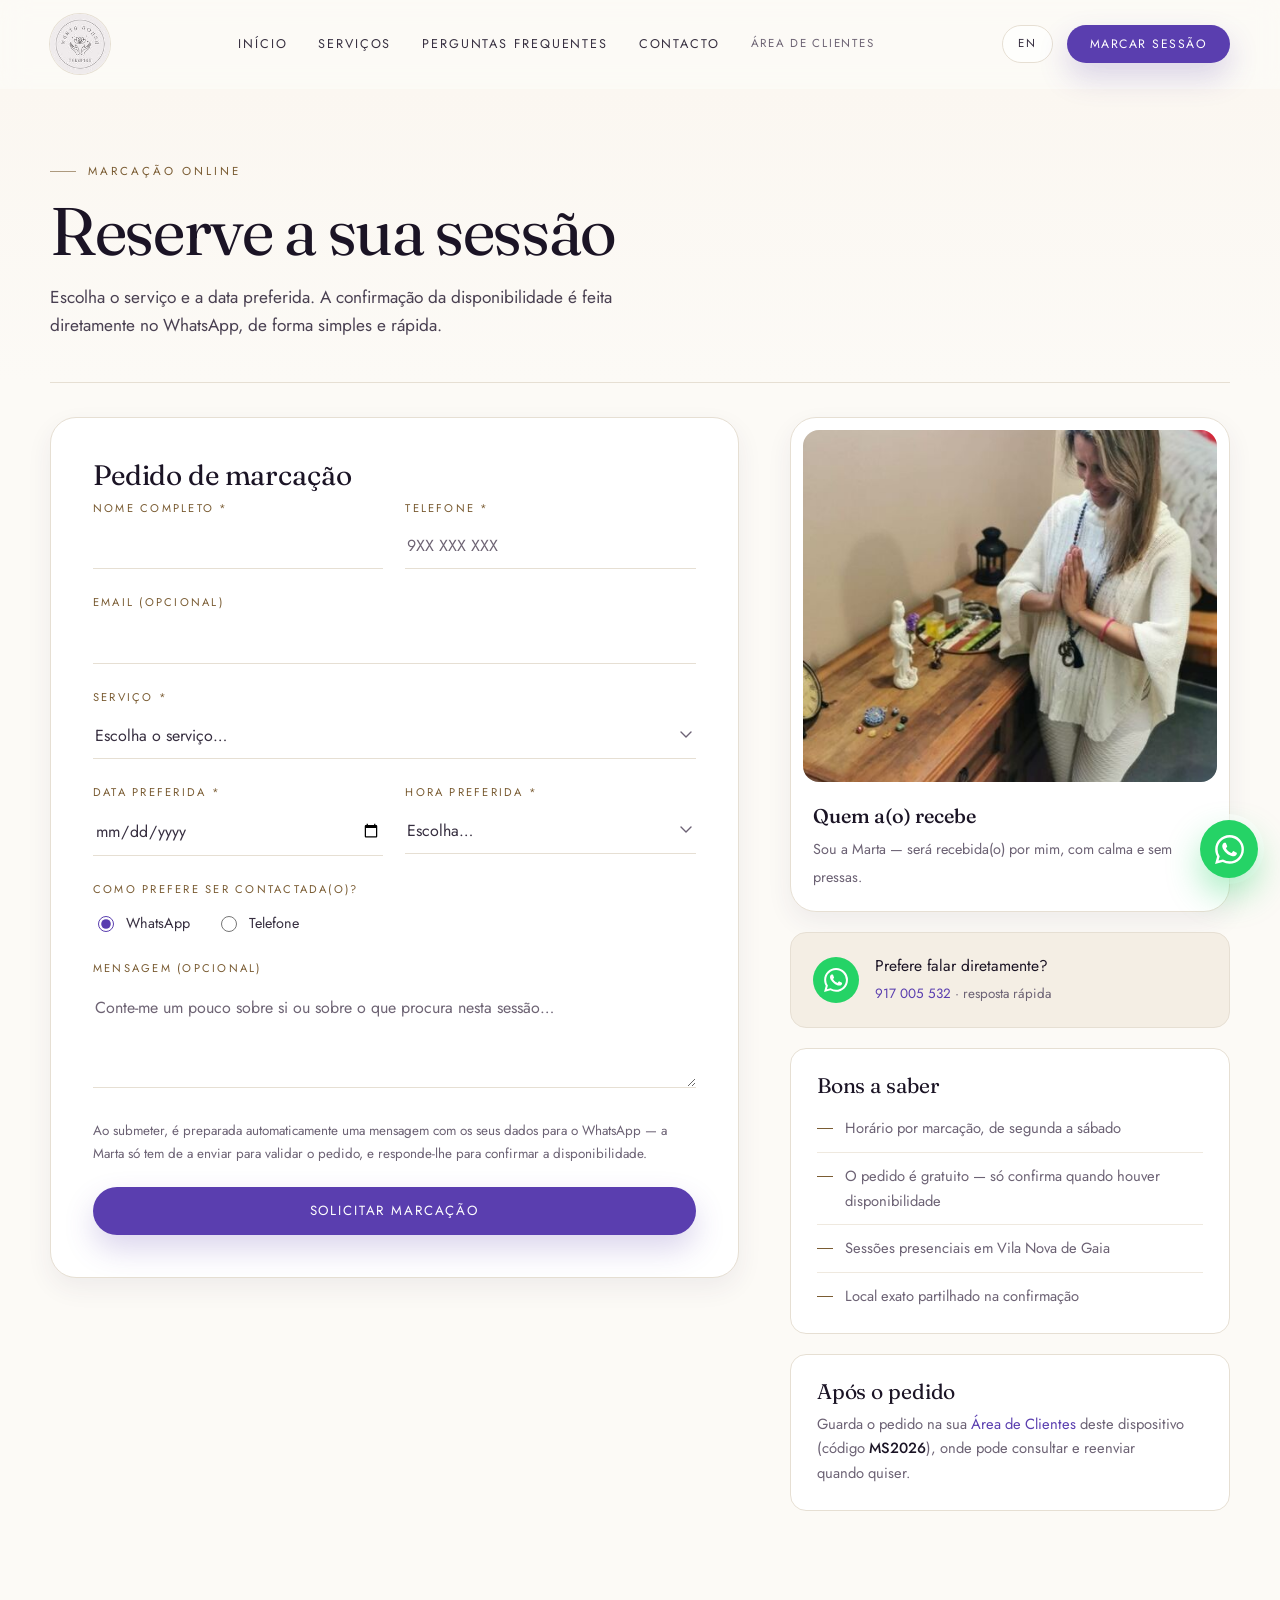
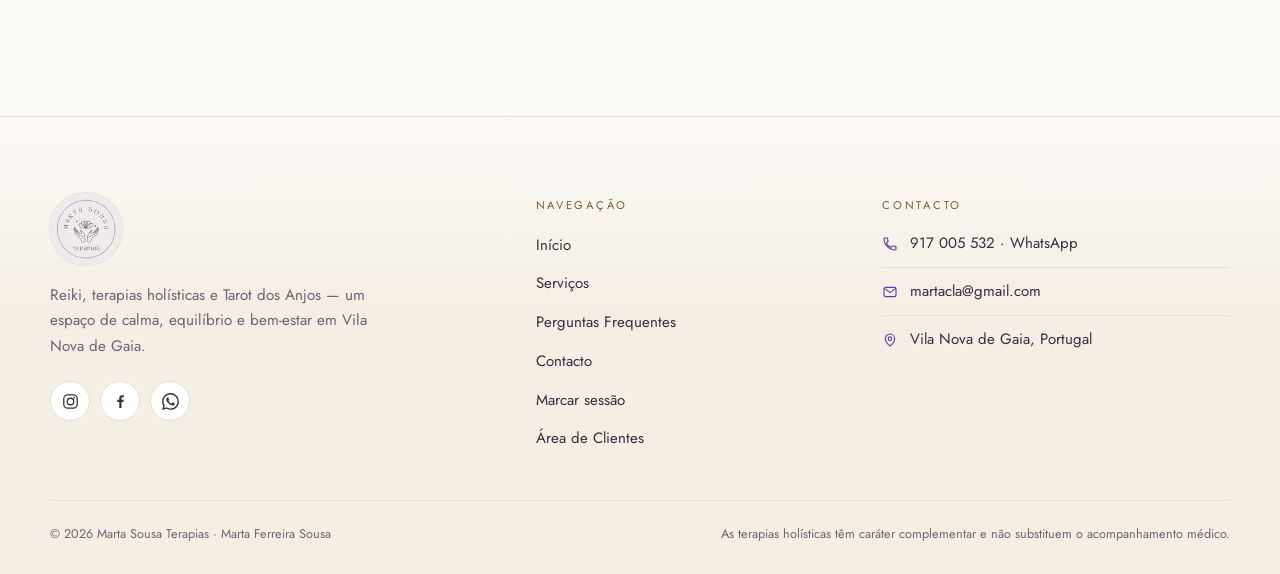
<file: marcacao.html>
<!DOCTYPE html>
<html lang="pt-PT">
<head>
  <meta charset="UTF-8">
  <meta name="viewport" content="width=device-width, initial-scale=1.0">
  <title>Marcar Sessão · Marta Sousa Terapias</title>
  <meta name="description" content="Marque a sua sessão de Reiki ou Tarot dos Anjos online. Escolha o serviço, o dia e a hora — a confirmação é feita no WhatsApp.">
  <link rel="icon" type="image/svg+xml" href="favicon.svg">
  <link rel="preconnect" href="https://fonts.googleapis.com">
  <link rel="preconnect" href="https://fonts.gstatic.com" crossorigin>
  <link href="https://fonts.googleapis.com/css2?family=Fraunces:ital,opsz,wght@0,9..144,100..900;1,9..144,100..900&family=Jost:wght@300;400;500&display=swap" rel="stylesheet">
  <link rel="stylesheet" href="css/style.css">
</head>
<body>

  <!-- ======= CABEÇALHO ======= -->
  <header class="site-header">
    <div class="container header-inner">
      <a class="brand" href="index.html" aria-label="Marta Sousa Terapias — Página inicial">
        <img class="brand-mark" src="images/logo.jpeg" srcset="images/logo-56.jpg 56w, images/logo-112.jpg 112w, images/logo-168.jpg 168w" sizes="60px" alt="Marta Sousa Terapias" width="60" height="60" decoding="async">
      </a>
      <nav class="main-nav" id="mainNav" aria-label="Navegação principal">
        <a href="index.html">Início</a>
        <a href="servicos.html">Serviços</a>
        <a href="faq.html">Perguntas Frequentes</a>
        <a href="contacto.html">Contacto</a>
        <a href="area-clientes.html" class="nav-soft">Área de Clientes</a>
        <a class="lang-mobile" href="en/index.html" title="View English version">EN</a>
      </nav>
      <div class="header-actions">
        <a class="lang" href="en/index.html" title="View English version">EN</a>
        <a class="btn btn-primary btn-sm header-cta" href="marcacao.html">Marcar sessão</a>
        <button type="button" class="nav-toggle" id="navToggle" aria-expanded="false" aria-controls="mainNav" aria-label="Abrir menu"><span></span><span></span><span></span></button>
      </div>
    </div>
  </header>

  <main>
    <section class="page-hero">
      <div class="container">
        <p class="eyebrow">Marcação Online</p>
        <h1>Reserve a sua sessão</h1>
        <p class="lead">Escolha o serviço e a data preferida. A confirmação da disponibilidade é feita diretamente no WhatsApp, de forma simples e rápida.</p>
      </div>
    </section>

    <section class="section section--30">
      <div class="container">
        <div class="booking-layout">

          <div class="form-card reveal">
            <h2>Pedido de marcação</h2>
            <div class="form-error" id="bookingError"></div>
            <form id="bookingForm" novalidate>
              <div class="hp-field" aria-hidden="true"><label for="bkWebsite">Website</label><input type="text" id="bkWebsite" name="website" tabindex="-1" autocomplete="off"></div>
              <div class="form-row">
                <div class="field">
                  <label for="bkName">Nome completo *</label>
                  <input type="text" id="bkName" name="name" required autocomplete="name">
                </div>
                <div class="field">
                  <label for="bkPhone">Telefone *</label>
                  <input type="tel" id="bkPhone" name="phone" required autocomplete="tel" placeholder="9XX XXX XXX">
                </div>
              </div>
              <div class="field">
                <label for="bkEmail">Email (opcional)</label>
                <input type="email" id="bkEmail" name="email" autocomplete="email">
              </div>
              <div class="field">
                <label for="bkService">Serviço *</label>
                <select id="bkService" name="service" required>
                  <option value="" selected>Escolha o serviço…</option>
                </select>
              </div>
              <div class="form-row">
                <div class="field">
                  <label for="bkDate">Data preferida *</label>
                  <input type="date" id="bkDate" name="date" required>
                </div>
                <div class="field">
                  <label for="bkTime">Hora preferida *</label>
                  <select id="bkTime" name="time" required>
                    <option value="" disabled selected>Escolha…</option>
                    <option>10:00</option>
                    <option>11:00</option>
                    <option>12:00</option>
                    <option>14:00</option>
                    <option>15:00</option>
                    <option>16:00</option>
                    <option>17:00</option>
                    <option>18:00</option>
                  </select>
                </div>
              </div>
              <div class="field">
                <label>Como prefere ser contactada(o)?</label>
                <div class="radio-row">
                  <label><input type="radio" name="pref" value="WhatsApp" checked> WhatsApp</label>
                  <label><input type="radio" name="pref" value="Telefone"> Telefone</label>
                </div>
              </div>
              <div class="field">
                <label for="bkMsg">Mensagem (opcional)</label>
                <textarea id="bkMsg" name="message" rows="3" placeholder="Conte-me um pouco sobre si ou sobre o que procura nesta sessão…"></textarea>
              </div>
              <p class="form-note">Ao submeter, é preparada automaticamente uma mensagem com os seus dados para o WhatsApp — a Marta só tem de a enviar para validar o pedido, e responde-lhe para confirmar a disponibilidade.</p>
              <button type="submit" class="btn btn-primary btn-block">Solicitar marcação</button>

              <div class="success-panel" id="bookingSuccess" hidden>
                <h3 id="bkSuccessTitle"></h3>
                <p id="bkSuccessText"></p>
                <p id="bkSuccessSummary" class="small success-summary"></p>
                <div class="success-actions">
                  <a class="btn btn-primary btn-sm" id="bkSuccessWa" href="#" target="_blank" rel="noopener">Abrir WhatsApp</a>
                  <a class="btn btn-ghost btn-sm" id="bkSuccessMail" href="#">Enviar por email</a>
                  <a class="btn btn-ghost btn-sm" id="bkSuccessCA" href="area-clientes.html" target="_self">Área de Clientes</a>
                </div>
              </div>
            </form>
          </div>

          <aside class="booking-side">
            <div class="side-photo reveal">
              <img src="images/marta-dosha.jpg" srcset="images/marta-dosha-480.jpg 480w, images/marta-dosha-720.jpg 720w, images/marta-dosha.jpg 900w" sizes="(max-width: 980px) calc(100vw - 48px), 430px" alt="A Marta sorri junto ao símbolo do seu espaço" width="900" height="898" loading="lazy" decoding="async">
              <div>
                <strong>Quem a(o) recebe</strong>
                <span>Sou a Marta — será recebida(o) por mim, com calma e sem pressas.</span>
              </div>
            </div>
            <div class="wa-inline reveal">
              <span class="wa-bubble">
                <svg viewBox="0 0 24 24" fill="currentColor"><path d="M17.472 14.382c-.297-.149-1.758-.867-2.03-.967-.273-.099-.471-.148-.67.15-.197.297-.767.966-.94 1.164-.173.199-.347.223-.644.075-.297-.15-1.255-.463-2.39-1.475-.883-.788-1.48-1.761-1.653-2.059-.173-.297-.018-.458.13-.606.134-.133.298-.347.446-.52.149-.174.198-.298.298-.497.099-.198.05-.371-.025-.52-.075-.149-.669-1.612-.916-2.207-.242-.579-.487-.5-.669-.51-.173-.008-.371-.01-.57-.01-.198 0-.52.074-.792.372-.272.297-1.04 1.016-1.04 2.479 0 1.462 1.065 2.875 1.213 3.074.149.198 2.096 3.2 5.077 4.487.709.306 1.262.489 1.694.625.712.227 1.36.195 1.871.118.571-.085 1.758-.719 2.006-1.413.248-.694.248-1.289.173-1.413-.074-.124-.272-.198-.57-.347m-5.421 7.403h-.004a9.87 9.87 0 01-5.031-1.378l-.361-.214-3.741.982.998-3.648-.235-.374a9.86 9.86 0 01-1.51-5.26c.001-5.45 4.436-9.884 9.888-9.884 2.64 0 5.122 1.03 6.988 2.898a9.825 9.825 0 012.893 6.994c-.003 5.45-4.437 9.884-9.885 9.884m8.413-18.297A11.815 11.815 0 0012.05 0C5.495 0 .16 5.335.157 11.892c0 2.096.547 4.142 1.588 5.945L.057 24l6.305-1.654a11.882 11.882 0 005.683 1.448h.005c6.554 0 11.89-5.335 11.893-11.893a11.821 11.821 0 00-3.48-8.413z"/></svg>
              </span>
              <div>
                <strong>Prefere falar diretamente?</strong>
                <span><a data-wa-default href="https://wa.me/351917005532" target="_blank" rel="noopener">917 005 532</a> · resposta rápida</span>
              </div>
            </div>
            <div class="side-card reveal">
              <h3>Bons a saber</h3>
              <ul class="side-list">
                <li>Horário por marcação, de segunda a sábado</li>
                <li>O pedido é gratuito — só confirma quando houver disponibilidade</li>
                <li>Sessões presenciais em Vila Nova de Gaia</li>
                <li>Local exato partilhado na confirmação</li>
              </ul>
            </div>
            <div class="side-card reveal">
              <h3>Após o pedido</h3>
              <p>Guarda o pedido na sua <a href="area-clientes.html">Área de Clientes</a> deste dispositivo (código <strong data-client-code>MS2026</strong>), onde pode consultar e reenviar quando quiser.</p>
            </div>
          </aside>

        </div>
      </div>
    </section>
  </main>

  <!-- ======= RODAPÉ ======= -->
  <footer class="site-footer">
    <div class="container">
      <div class="footer-grid">
        <div>
          <a class="brand" href="index.html" aria-label="Marta Sousa Terapias">
            <img class="brand-mark" src="images/logo.jpeg" srcset="images/logo-56.jpg 56w, images/logo-112.jpg 112w, images/logo-168.jpg 168w" sizes="72px" alt="Marta Sousa Terapias" width="56" height="56" decoding="async">
          </a>
          <p class="f-tag">Reiki, terapias holísticas e Tarot dos Anjos — um espaço de calma, equilíbrio e bem-estar em Vila Nova de Gaia.</p>
          <div class="footer-social">
            <a href="https://www.instagram.com/martasousaterapias" target="_blank" rel="noopener" aria-label="Instagram">
              <svg viewBox="0 0 24 24" fill="none" stroke="currentColor" stroke-width="1.8"><rect x="2.5" y="2.5" width="19" height="19" rx="5.5"/><circle cx="12" cy="12" r="4.6"/><circle cx="17.4" cy="6.6" r="1.2" fill="currentColor" stroke="none"/></svg>
            </a>
            <a href="https://www.facebook.com/martasousaterapias" target="_blank" rel="noopener" aria-label="Facebook">
              <svg viewBox="0 0 24 24" fill="currentColor"><path d="M13.4 21v-8.2h2.8l.4-3.2h-3.2V7.5c0-.9.3-1.5 1.6-1.5h1.7V3.1c-.3 0-1.3-.1-2.4-.1-2.4 0-4 1.4-4 4v2.6H7.5v3.2h2.8V21h3.1z"/></svg>
            </a>
            <a data-wa-default href="https://wa.me/351917005532" target="_blank" rel="noopener" aria-label="WhatsApp">
              <svg viewBox="0 0 24 24" fill="currentColor"><path d="M17.472 14.382c-.297-.149-1.758-.867-2.03-.967-.273-.099-.471-.148-.67.15-.197.297-.767.966-.94 1.164-.173.199-.347.223-.644.075-.297-.15-1.255-.463-2.39-1.475-.883-.788-1.48-1.761-1.653-2.059-.173-.297-.018-.458.13-.606.134-.133.298-.347.446-.52.149-.174.198-.298.298-.497.099-.198.05-.371-.025-.52-.075-.149-.669-1.612-.916-2.207-.242-.579-.487-.5-.669-.51-.173-.008-.371-.01-.57-.01-.198 0-.52.074-.792.372-.272.297-1.04 1.016-1.04 2.479 0 1.462 1.065 2.875 1.213 3.074.149.198 2.096 3.2 5.077 4.487.709.306 1.262.489 1.694.625.712.227 1.36.195 1.871.118.571-.085 1.758-.719 2.006-1.413.248-.694.248-1.289.173-1.413-.074-.124-.272-.198-.57-.347m-5.421 7.403h-.004a9.87 9.87 0 01-5.031-1.378l-.361-.214-3.741.982.998-3.648-.235-.374a9.86 9.86 0 01-1.51-5.26c.001-5.45 4.436-9.884 9.888-9.884 2.64 0 5.122 1.03 6.988 2.898a9.825 9.825 0 012.893 6.994c-.003 5.45-4.437 9.884-9.885 9.884m8.413-18.297A11.815 11.815 0 0012.05 0C5.495 0 .16 5.335.157 11.892c0 2.096.547 4.142 1.588 5.945L.057 24l6.305-1.654a11.882 11.882 0 005.683 1.448h.005c6.554 0 11.89-5.335 11.893-11.893a11.821 11.821 0 00-3.48-8.413z"/></svg>
            </a>
          </div>
        </div>
        <div>
          <h2 class="f-h">Navegação</h2>
          <ul class="f-links">
            <li><a href="index.html">Início</a></li>
            <li><a href="servicos.html">Serviços</a></li>
            <li><a href="faq.html">Perguntas Frequentes</a></li>
            <li><a href="contacto.html">Contacto</a></li>
            <li><a href="marcacao.html">Marcar sessão</a></li>
            <li><a href="area-clientes.html">Área de Clientes</a></li>
          </ul>
        </div>
        <div>
          <h2 class="f-h">Contacto</h2>
          <ul class="f-contact">
            <li>
              <svg viewBox="0 0 24 24"><path d="M6.6 10.8c1.5 3 3.6 5.1 6.6 6.6l2.2-2.2c.3-.3.7-.4 1-.2 1.1.4 2.3.6 3.6.6.6 0 1 .4 1 1V20c0 .6-.4 1-1 1C10.6 21 3 13.4 3 4c0-.6.4-1 1-1h3.5c.6 0 1 .4 1 1 0 1.2.2 2.4.6 3.6.1.3 0 .7-.2 1l-2.3 2.2z"/></svg>
              <span><a href="tel:+351917005532">917 005 532</a> · WhatsApp</span>
            </li>
            <li>
              <svg viewBox="0 0 24 24"><rect x="3" y="5" width="18" height="14" rx="2.5"/><path d="m4 7 8 6 8-6"/></svg>
              <a href="mailto:martacla@gmail.com">martacla@gmail.com</a>
            </li>
            <li>
              <svg viewBox="0 0 24 24"><path d="M12 21s-7-5.5-7-11a7 7 0 1 1 14 0c0 5.5-7 11-7 11z"/><circle cx="12" cy="10" r="2.6"/></svg>
              <span>Vila Nova de Gaia, Portugal</span>
            </li>
          </ul>
        </div>
      </div>
      <div class="footer-bottom">
        <span>© <span id="year"></span> Marta Sousa Terapias · Marta Ferreira Sousa</span>
        <span>As terapias holísticas têm caráter complementar e não substituem o acompanhamento médico.</span>
      </div>
    </div>
  </footer>

  <a class="whats-float" data-wa-default href="https://wa.me/351917005532" target="_blank" rel="noopener" aria-label="WhatsApp">
    <svg viewBox="0 0 24 24" fill="currentColor"><path d="M17.472 14.382c-.297-.149-1.758-.867-2.03-.967-.273-.099-.471-.148-.67.15-.197.297-.767.966-.94 1.164-.173.199-.347.223-.644.075-.297-.15-1.255-.463-2.39-1.475-.883-.788-1.48-1.761-1.653-2.059-.173-.297-.018-.458.13-.606.134-.133.298-.347.446-.52.149-.174.198-.298.298-.497.099-.198.05-.371-.025-.52-.075-.149-.669-1.612-.916-2.207-.242-.579-.487-.5-.669-.51-.173-.008-.371-.01-.57-.01-.198 0-.52.074-.792.372-.272.297-1.04 1.016-1.04 2.479 0 1.462 1.065 2.875 1.213 3.074.149.198 2.096 3.2 5.077 4.487.709.306 1.262.489 1.694.625.712.227 1.36.195 1.871.118.571-.085 1.758-.719 2.006-1.413.248-.694.248-1.289.173-1.413-.074-.124-.272-.198-.57-.347m-5.421 7.403h-.004a9.87 9.87 0 01-5.031-1.378l-.361-.214-3.741.982.998-3.648-.235-.374a9.86 9.86 0 01-1.51-5.26c.001-5.45 4.436-9.884 9.888-9.884 2.64 0 5.122 1.03 6.988 2.898a9.825 9.825 0 012.893 6.994c-.003 5.45-4.437 9.884-9.885 9.884m8.413-18.297A11.815 11.815 0 0012.05 0C5.495 0 .16 5.335.157 11.892c0 2.096.547 4.142 1.588 5.945L.057 24l6.305-1.654a11.882 11.882 0 005.683 1.448h.005c6.554 0 11.89-5.335 11.893-11.893a11.821 11.821 0 00-3.48-8.413z"/></svg>
  </a>

  <script src="js/config.js"></script>
  <script src="js/main.js"></script>
</body>
</html>
</file>
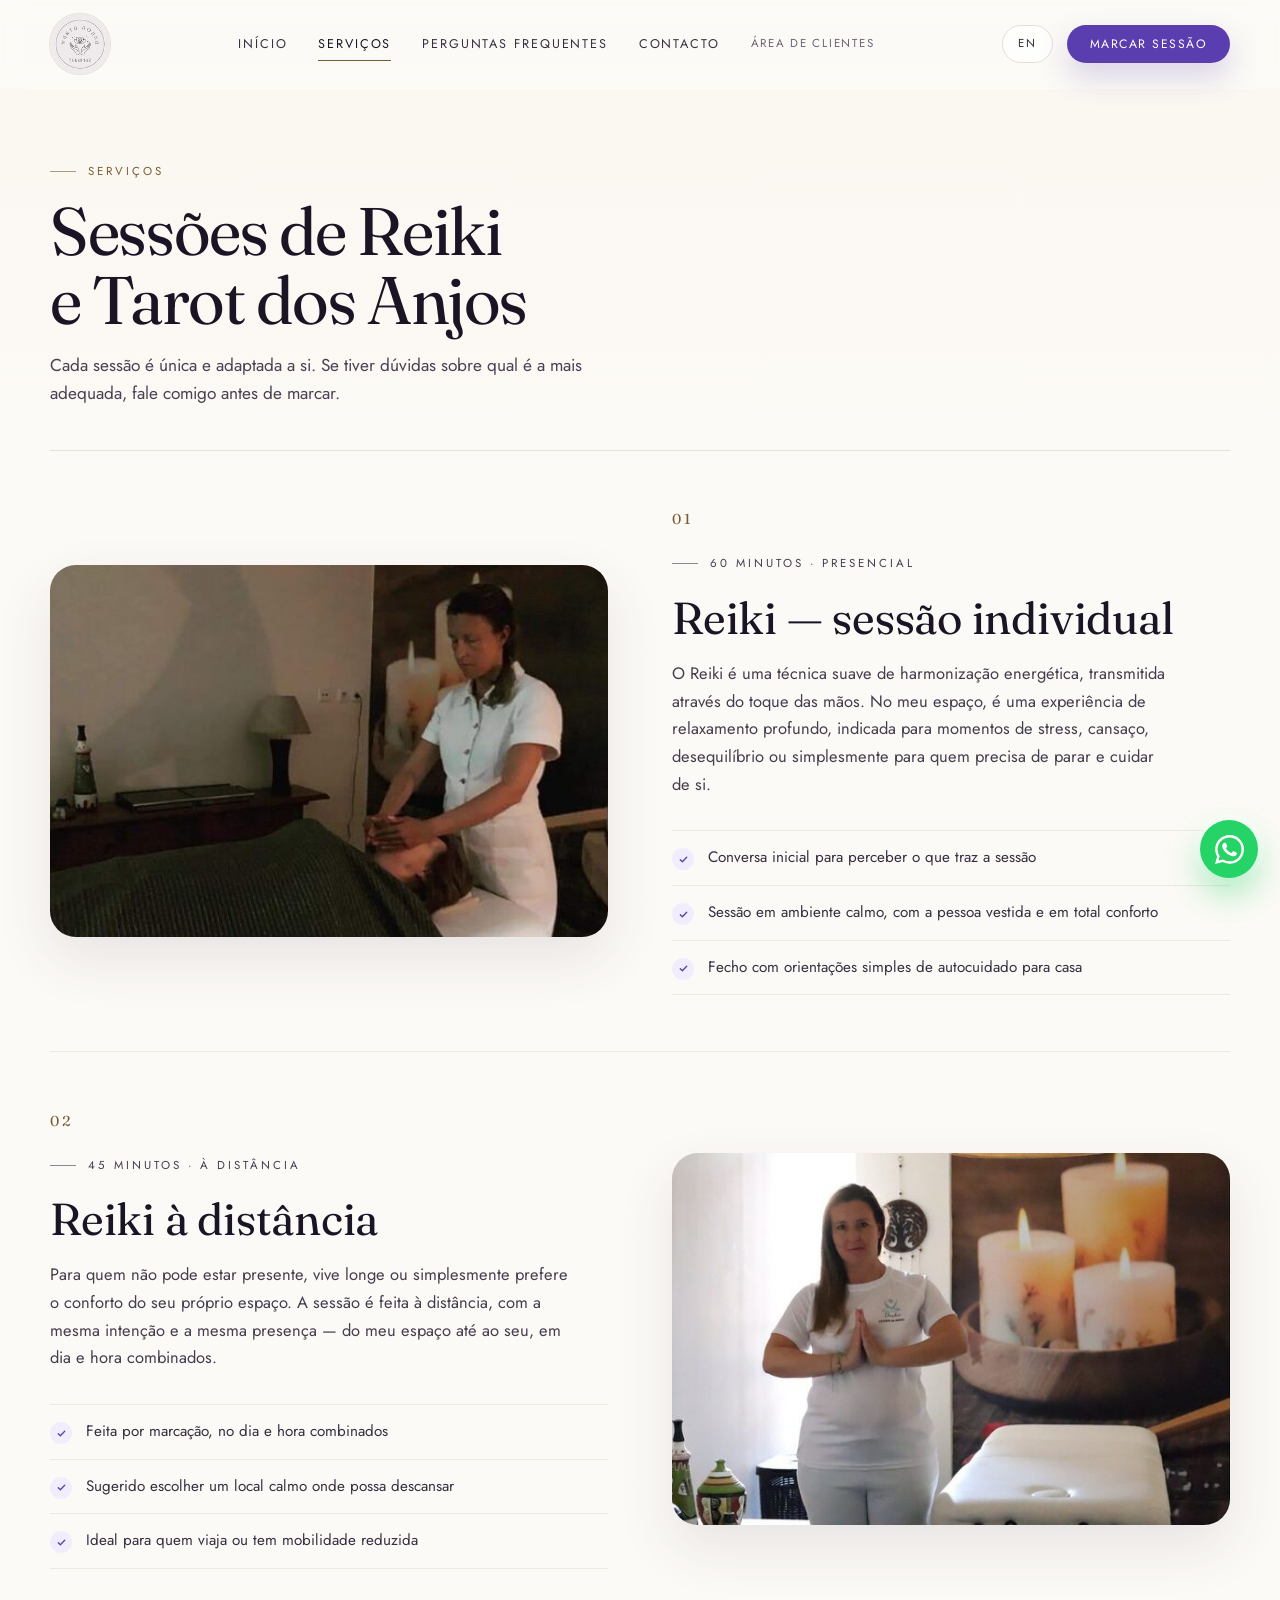
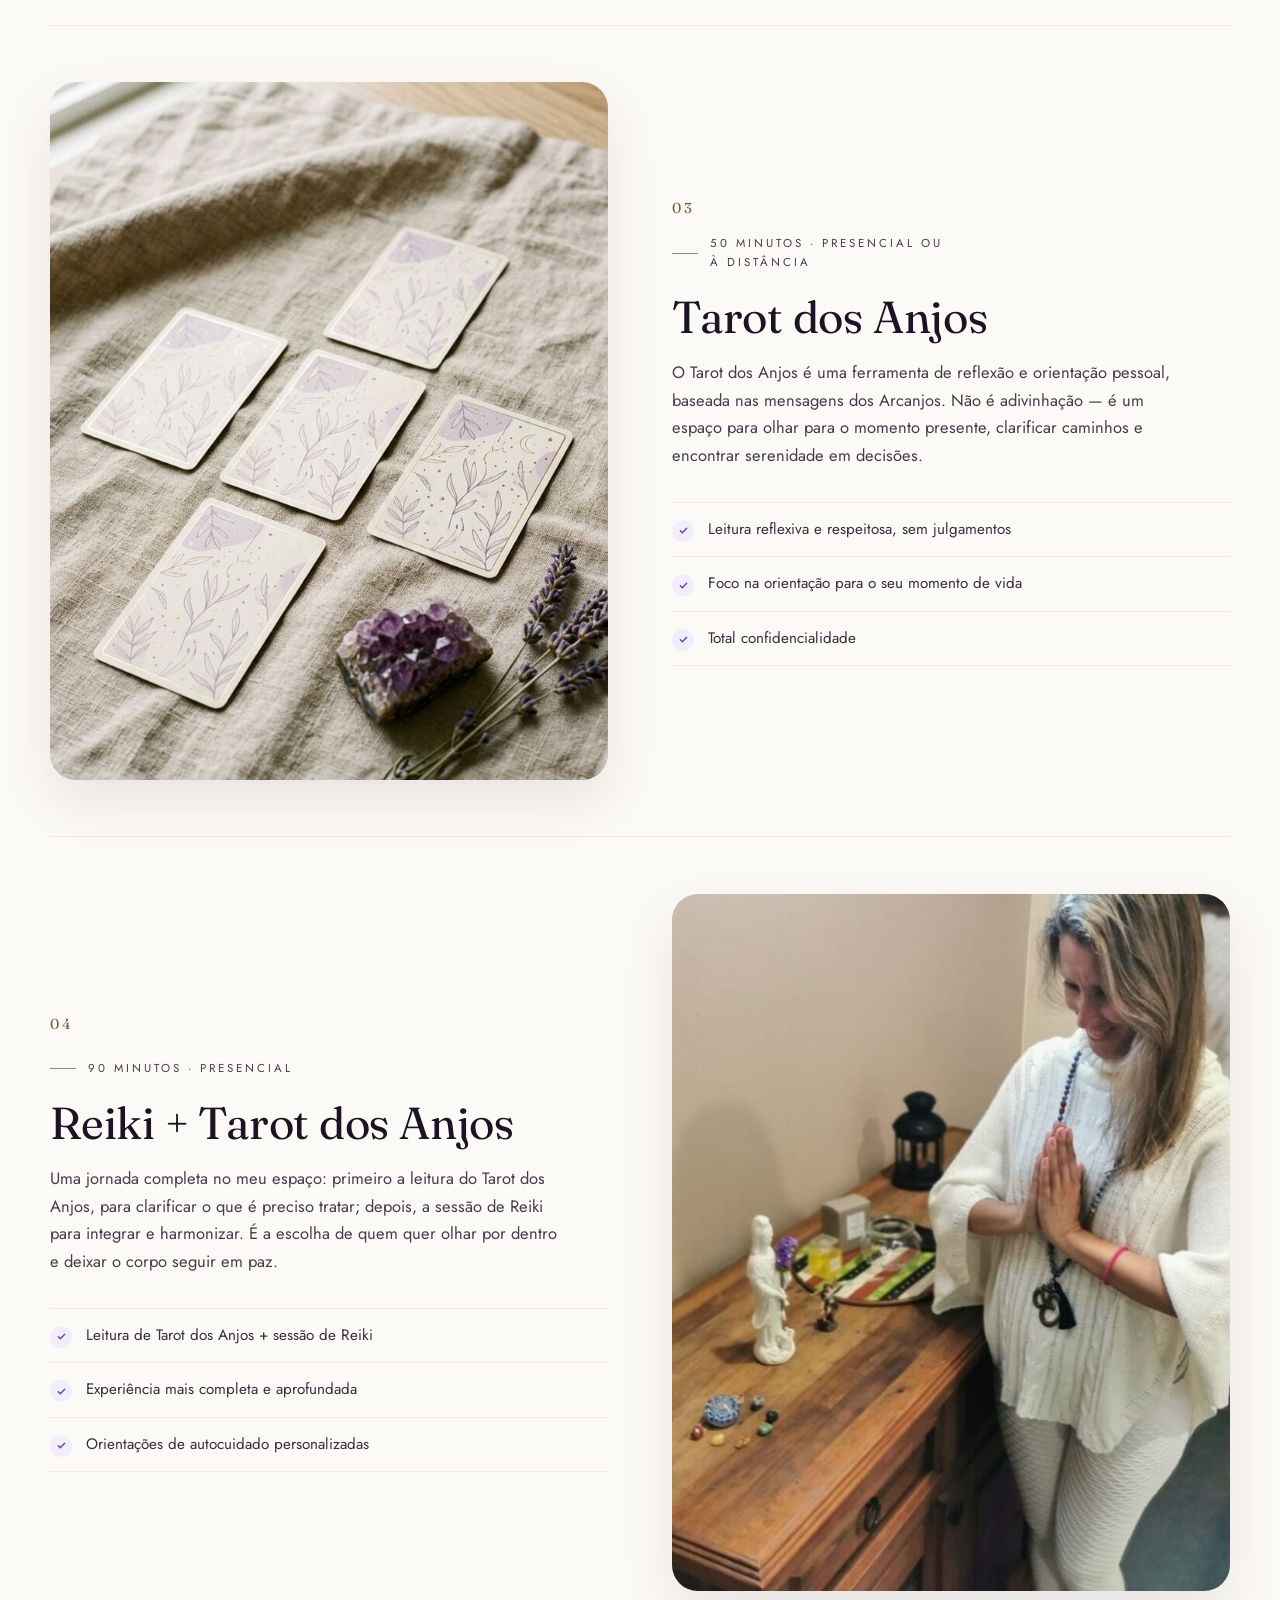
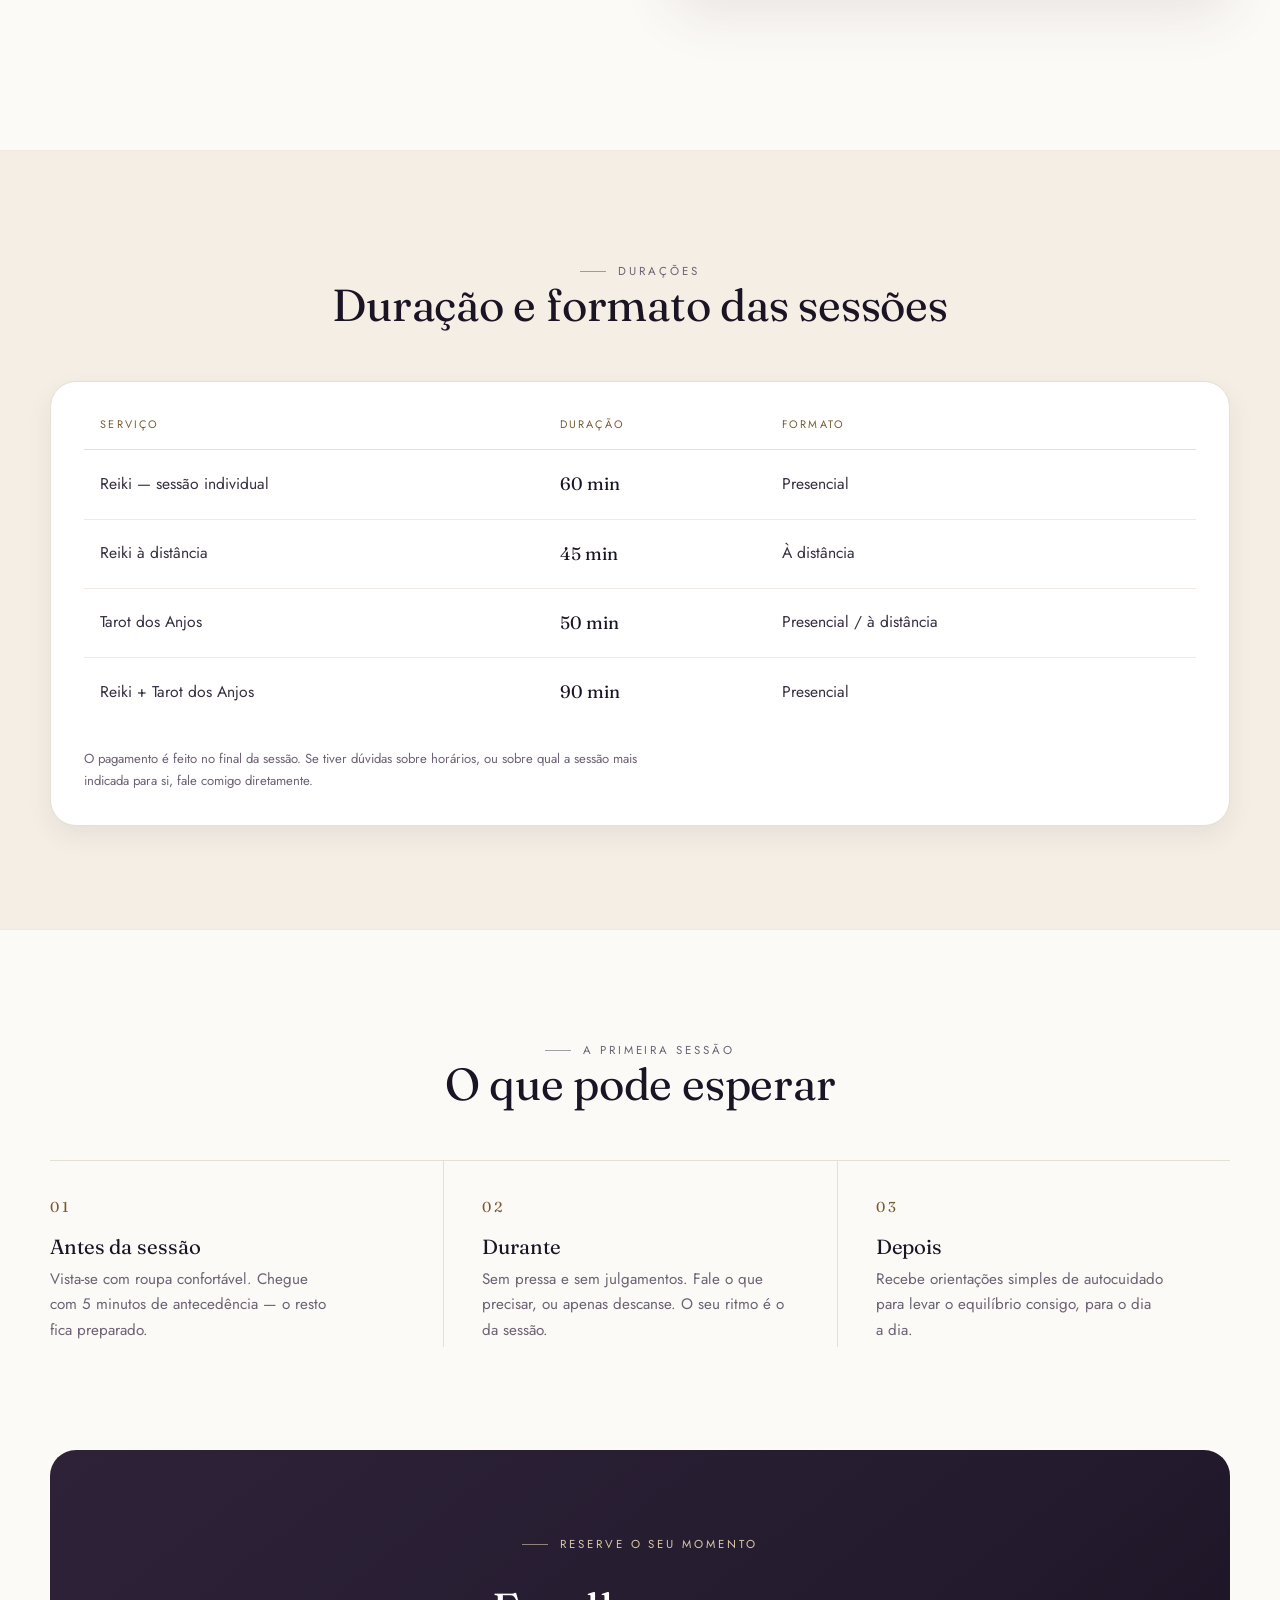
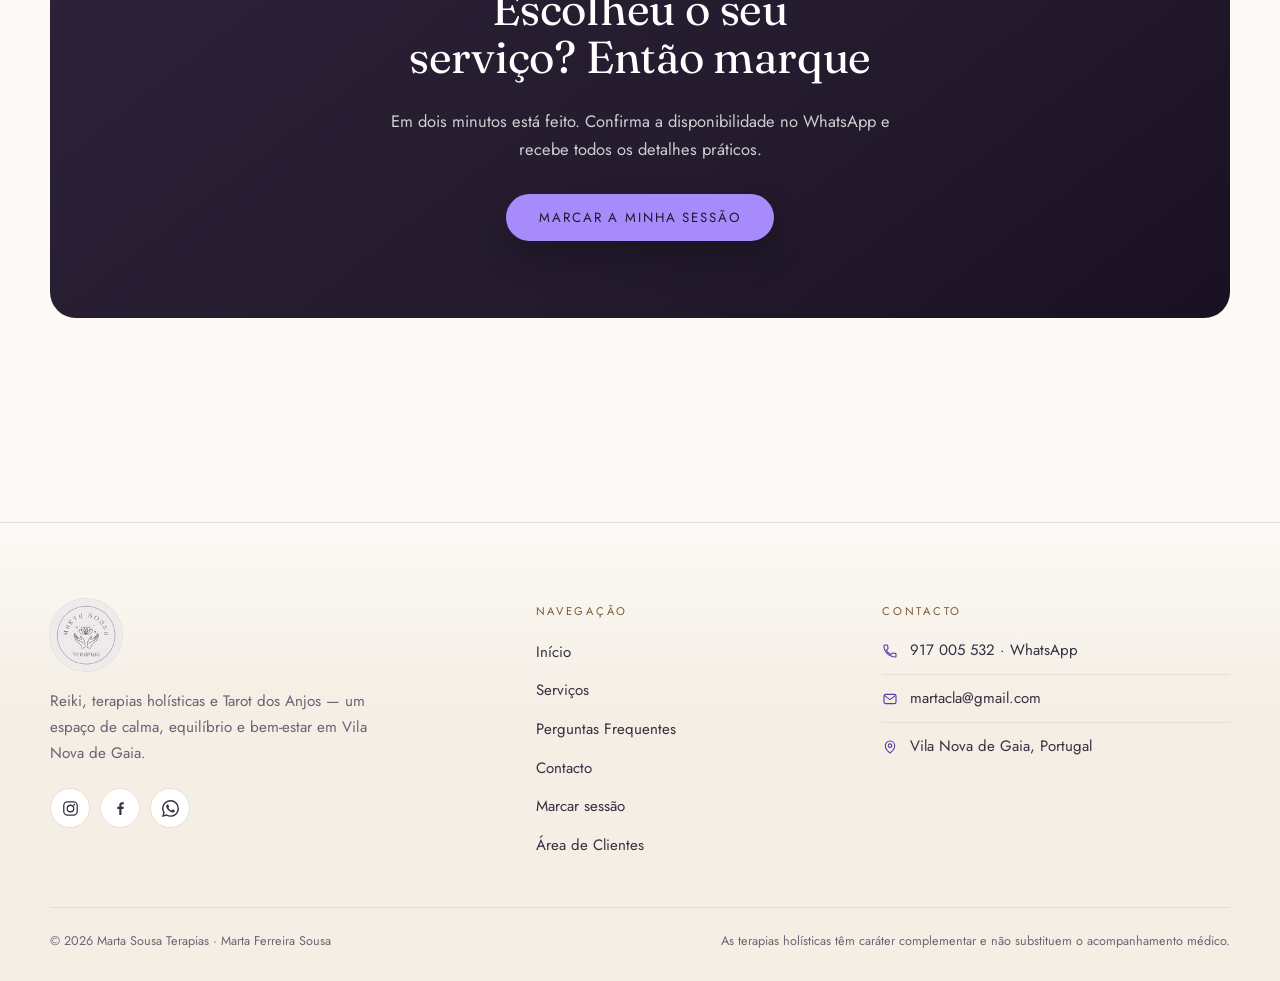
<file: servicos.html>
<!DOCTYPE html>
<html lang="pt-PT">
<head>
  <meta charset="UTF-8">
  <meta name="viewport" content="width=device-width, initial-scale=1.0">
  <title>Serviços · Marta Sousa Terapias</title>
  <meta name="description" content="Reiki individual, Reiki à distância e Tarot dos Anjos em Vila Nova de Gaia. Conheça as sessões e a duração de cada uma.">
  <link rel="icon" type="image/svg+xml" href="favicon.svg">
  <link rel="preconnect" href="https://fonts.googleapis.com">
  <link rel="preconnect" href="https://fonts.gstatic.com" crossorigin>
  <link href="https://fonts.googleapis.com/css2?family=Fraunces:ital,opsz,wght@0,9..144,100..900;1,9..144,100..900&family=Jost:wght@300;400;500&display=swap" rel="stylesheet">
  <link rel="stylesheet" href="css/style.css">
</head>
<body>

  <!-- ======= CABEÇALHO ======= -->
  <header class="site-header">
    <div class="container header-inner">
      <a class="brand" href="index.html" aria-label="Marta Sousa Terapias — Página inicial">
        <img class="brand-mark" src="images/logo.jpeg" srcset="images/logo-56.jpg 56w, images/logo-112.jpg 112w, images/logo-168.jpg 168w" sizes="60px" alt="Marta Sousa Terapias" width="60" height="60" decoding="async">
      </a>
      <nav class="main-nav" id="mainNav" aria-label="Navegação principal">
        <a href="index.html">Início</a>
        <a href="servicos.html" class="active">Serviços</a>
        <a href="faq.html">Perguntas Frequentes</a>
        <a href="contacto.html">Contacto</a>
        <a href="area-clientes.html" class="nav-soft">Área de Clientes</a>
        <a class="lang-mobile" href="en/index.html" title="View English version">EN</a>
      </nav>
      <div class="header-actions">
        <a class="lang" href="en/index.html" title="View English version">EN</a>
        <a class="btn btn-primary btn-sm header-cta" href="marcacao.html">Marcar sessão</a>
        <button type="button" class="nav-toggle" id="navToggle" aria-expanded="false" aria-controls="mainNav" aria-label="Abrir menu"><span></span><span></span><span></span></button>
      </div>
    </div>
  </header>

  <main>
    <section class="page-hero">
      <div class="container">
        <p class="eyebrow">Serviços</p>
        <h1>Sessões de Reiki e Tarot dos Anjos</h1>
        <p class="lead">Cada sessão é única e adaptada a si. Se tiver dúvidas sobre qual é a mais adequada, fale comigo antes de marcar.</p>
      </div>
    </section>

    <section class="section section--20">
      <div class="container">
        <article class="service-block reveal" id="reiki">
          <div class="svc-img svc-img--wide"><img src="images/marta-reiki.jpg" srcset="images/marta-reiki-400.jpg 400w, images/marta-reiki-600.jpg 600w, images/marta-reiki-800.jpg 800w, images/marta-reiki.jpg 1200w" sizes="(max-width: 980px) calc(100vw - 48px), 554px" alt="A Marta a aplicar Reiki a uma cliente no seu espaço" width="1200" height="676" loading="lazy" decoding="async"></div>
          <div class="service-copy">
            <span class="service-index">01</span>
            <p class="eyebrow">60 minutos · Presencial</p>
            <h2>Reiki — sessão individual</h2>
            <p>O Reiki é uma técnica suave de harmonização energética, transmitida através do toque das mãos. No meu espaço, é uma experiência de relaxamento profundo, indicada para momentos de stress, cansaço, desequilíbrio ou simplesmente para quem precisa de parar e cuidar de si.</p>
            <ul class="includes">
              <li><span class="tick"><svg viewBox="0 0 24 24"><path d="m5 12.5 4.5 4.5L19 7" stroke-linecap="round" stroke-linejoin="round"/></svg></span> Conversa inicial para perceber o que traz a sessão</li>
              <li><span class="tick"><svg viewBox="0 0 24 24"><path d="m5 12.5 4.5 4.5L19 7" stroke-linecap="round" stroke-linejoin="round"/></svg></span> Sessão em ambiente calmo, com a pessoa vestida e em total conforto</li>
              <li><span class="tick"><svg viewBox="0 0 24 24"><path d="m5 12.5 4.5 4.5L19 7" stroke-linecap="round" stroke-linejoin="round"/></svg></span> Fecho com orientações simples de autocuidado para casa</li>
            </ul>
          </div>
        </article>

        <article class="service-block reverse reveal" id="reiki-distancia">
          <div class="svc-img svc-img--wide"><img src="images/marta-altar.jpg" srcset="images/marta-altar-400.jpg 400w, images/marta-altar-600.jpg 600w, images/marta-altar-800.jpg 800w, images/marta-altar.jpg 1200w" sizes="(max-width: 980px) calc(100vw - 48px), 554px" alt="A Marta em oração junto ao altar do seu espaço" width="1200" height="798" loading="lazy" decoding="async"></div>
          <div class="service-copy">
            <span class="service-index">02</span>
            <p class="eyebrow">45 minutos · À distância</p>
            <h2>Reiki à distância</h2>
            <p>Para quem não pode estar presente, vive longe ou simplesmente prefere o conforto do seu próprio espaço. A sessão é feita à distância, com a mesma intenção e a mesma presença — do meu espaço até ao seu, em dia e hora combinados.</p>
            <ul class="includes">
              <li><span class="tick"><svg viewBox="0 0 24 24"><path d="m5 12.5 4.5 4.5L19 7" stroke-linecap="round" stroke-linejoin="round"/></svg></span> Feita por marcação, no dia e hora combinados</li>
              <li><span class="tick"><svg viewBox="0 0 24 24"><path d="m5 12.5 4.5 4.5L19 7" stroke-linecap="round" stroke-linejoin="round"/></svg></span> Sugerido escolher um local calmo onde possa descansar</li>
              <li><span class="tick"><svg viewBox="0 0 24 24"><path d="m5 12.5 4.5 4.5L19 7" stroke-linecap="round" stroke-linejoin="round"/></svg></span> Ideal para quem viaja ou tem mobilidade reduzida</li>
            </ul>
          </div>
        </article>

        <article class="service-block reveal" id="tarot">
          <div class="svc-img svc-img--tall"><img src="images/g2.jpg" srcset="images/g2-400.jpg 400w, images/g2-720.jpg 720w, images/g2.jpg 768w" sizes="(max-width: 980px) calc(100vw - 48px), 554px" alt="Cartas de tarot viradas sobre tecido" width="768" height="1376" loading="lazy" decoding="async"></div>
          <div class="service-copy">
            <span class="service-index">03</span>
            <p class="eyebrow">50 minutos · Presencial ou à distância</p>
            <h2>Tarot dos Anjos</h2>
            <p>O Tarot dos Anjos é uma ferramenta de reflexão e orientação pessoal, baseada nas mensagens dos Arcanjos. Não é adivinhação — é um espaço para olhar para o momento presente, clarificar caminhos e encontrar serenidade em decisões.</p>
            <ul class="includes">
              <li><span class="tick"><svg viewBox="0 0 24 24"><path d="m5 12.5 4.5 4.5L19 7" stroke-linecap="round" stroke-linejoin="round"/></svg></span> Leitura reflexiva e respeitosa, sem julgamentos</li>
              <li><span class="tick"><svg viewBox="0 0 24 24"><path d="m5 12.5 4.5 4.5L19 7" stroke-linecap="round" stroke-linejoin="round"/></svg></span> Foco na orientação para o seu momento de vida</li>
              <li><span class="tick"><svg viewBox="0 0 24 24"><path d="m5 12.5 4.5 4.5L19 7" stroke-linecap="round" stroke-linejoin="round"/></svg></span> Total confidencialidade</li>
            </ul>
          </div>
        </article>

        <article class="service-block reverse reveal" id="combo">
          <div class="svc-img svc-img--tall"><img src="images/marta-dosha.jpg" srcset="images/marta-dosha-480.jpg 480w, images/marta-dosha-720.jpg 720w, images/marta-dosha.jpg 900w" sizes="(max-width: 980px) calc(100vw - 48px), 554px" alt="A Marta sorri junto ao altar do seu espaço" width="900" height="898" loading="lazy" decoding="async"></div>
          <div class="service-copy">
            <span class="service-index">04</span>
            <p class="eyebrow">90 minutos · Presencial</p>
            <h2>Reiki + Tarot dos Anjos</h2>
            <p>Uma jornada completa no meu espaço: primeiro a leitura do Tarot dos Anjos, para clarificar o que é preciso tratar; depois, a sessão de Reiki para integrar e harmonizar. É a escolha de quem quer olhar por dentro e deixar o corpo seguir em paz.</p>
            <ul class="includes">
              <li><span class="tick"><svg viewBox="0 0 24 24"><path d="m5 12.5 4.5 4.5L19 7" stroke-linecap="round" stroke-linejoin="round"/></svg></span> Leitura de Tarot dos Anjos + sessão de Reiki</li>
              <li><span class="tick"><svg viewBox="0 0 24 24"><path d="m5 12.5 4.5 4.5L19 7" stroke-linecap="round" stroke-linejoin="round"/></svg></span> Experiência mais completa e aprofundada</li>
              <li><span class="tick"><svg viewBox="0 0 24 24"><path d="m5 12.5 4.5 4.5L19 7" stroke-linecap="round" stroke-linejoin="round"/></svg></span> Orientações de autocuidado personalizadas</li>
            </ul>
          </div>
        </article>
      </div>
    </section>

    <!-- DURAÇÕES -->
    <section class="section section--sand">
      <div class="container">
        <div class="section-head center reveal">
          <p class="eyebrow">Durações</p>
          <h2>Duração e formato das sessões</h2>
        </div>
        <div class="table-card reveal">
          <div class="table-scroll">
            <table class="svc-table">
              <thead>
                <tr><th>Serviço</th><th>Duração</th><th>Formato</th></tr>
              </thead>
              <tbody>
              <tr><td>Reiki — sessão individual</td><td>60 min</td><td>Presencial</td></tr>
              <tr><td>Reiki à distância</td><td>45 min</td><td>À distância</td></tr>
              <tr><td>Tarot dos Anjos</td><td>50 min</td><td>Presencial / à distância</td></tr>
              <tr><td>Reiki + Tarot dos Anjos</td><td>90 min</td><td>Presencial</td></tr>
              </tbody>
            </table>
          </div>
          <p class="table-note">O pagamento é feito no final da sessão. Se tiver dúvidas sobre horários, ou sobre qual a sessão mais indicada para si, fale comigo diretamente.</p>
        </div>
      </div>
    </section>

    <!-- O QUE ESPERAR -->
    <section class="section">
      <div class="container">
        <div class="section-head center reveal">
          <p class="eyebrow">A primeira sessão</p>
          <h2>O que pode esperar</h2>
        </div>
        <div class="steps">
          <div class="step reveal">
            <span class="step-num">01</span>
            <h3>Antes da sessão</h3>
            <p>Vista-se com roupa confortável. Chegue com 5 minutos de antecedência — o resto fica preparado.</p>
          </div>
          <div class="step reveal">
            <span class="step-num">02</span>
            <h3>Durante</h3>
            <p>Sem pressa e sem julgamentos. Fale o que precisar, ou apenas descanse. O seu ritmo é o da sessão.</p>
          </div>
          <div class="step reveal">
            <span class="step-num">03</span>
            <h3>Depois</h3>
            <p>Recebe orientações simples de autocuidado para levar o equilíbrio consigo, para o dia a dia.</p>
          </div>
        </div>
      </div>
    </section>

    <!-- CTA -->
    <section class="section section--10">
      <div class="container">
        <div class="cta-band reveal">
          <p class="eyebrow">Reserve o seu momento</p>
          <h2>Escolheu o seu serviço? Então marque</h2>
          <p>Em dois minutos está feito. Confirma a disponibilidade no WhatsApp e recebe todos os detalhes práticos.</p>
          <a class="btn btn-primary" href="marcacao.html">Marcar a minha sessão</a>
        </div>
      </div>
    </section>
  </main>

  <!-- ======= RODAPÉ ======= -->
  <footer class="site-footer">
    <div class="container">
      <div class="footer-grid">
        <div>
          <a class="brand" href="index.html" aria-label="Marta Sousa Terapias">
            <img class="brand-mark" src="images/logo.jpeg" srcset="images/logo-56.jpg 56w, images/logo-112.jpg 112w, images/logo-168.jpg 168w" sizes="72px" alt="Marta Sousa Terapias" width="56" height="56" decoding="async">
          </a>
          <p class="f-tag">Reiki, terapias holísticas e Tarot dos Anjos — um espaço de calma, equilíbrio e bem-estar em Vila Nova de Gaia.</p>
          <div class="footer-social">
            <a href="https://www.instagram.com/martasousaterapias" target="_blank" rel="noopener" aria-label="Instagram">
              <svg viewBox="0 0 24 24" fill="none" stroke="currentColor" stroke-width="1.8"><rect x="2.5" y="2.5" width="19" height="19" rx="5.5"/><circle cx="12" cy="12" r="4.6"/><circle cx="17.4" cy="6.6" r="1.2" fill="currentColor" stroke="none"/></svg>
            </a>
            <a href="https://www.facebook.com/martasousaterapias" target="_blank" rel="noopener" aria-label="Facebook">
              <svg viewBox="0 0 24 24" fill="currentColor"><path d="M13.4 21v-8.2h2.8l.4-3.2h-3.2V7.5c0-.9.3-1.5 1.6-1.5h1.7V3.1c-.3 0-1.3-.1-2.4-.1-2.4 0-4 1.4-4 4v2.6H7.5v3.2h2.8V21h3.1z"/></svg>
            </a>
            <a data-wa-default href="https://wa.me/351917005532" target="_blank" rel="noopener" aria-label="WhatsApp">
              <svg viewBox="0 0 24 24" fill="currentColor"><path d="M17.472 14.382c-.297-.149-1.758-.867-2.03-.967-.273-.099-.471-.148-.67.15-.197.297-.767.966-.94 1.164-.173.199-.347.223-.644.075-.297-.15-1.255-.463-2.39-1.475-.883-.788-1.48-1.761-1.653-2.059-.173-.297-.018-.458.13-.606.134-.133.298-.347.446-.52.149-.174.198-.298.298-.497.099-.198.05-.371-.025-.52-.075-.149-.669-1.612-.916-2.207-.242-.579-.487-.5-.669-.51-.173-.008-.371-.01-.57-.01-.198 0-.52.074-.792.372-.272.297-1.04 1.016-1.04 2.479 0 1.462 1.065 2.875 1.213 3.074.149.198 2.096 3.2 5.077 4.487.709.306 1.262.489 1.694.625.712.227 1.36.195 1.871.118.571-.085 1.758-.719 2.006-1.413.248-.694.248-1.289.173-1.413-.074-.124-.272-.198-.57-.347m-5.421 7.403h-.004a9.87 9.87 0 01-5.031-1.378l-.361-.214-3.741.982.998-3.648-.235-.374a9.86 9.86 0 01-1.51-5.26c.001-5.45 4.436-9.884 9.888-9.884 2.64 0 5.122 1.03 6.988 2.898a9.825 9.825 0 012.893 6.994c-.003 5.45-4.437 9.884-9.885 9.884m8.413-18.297A11.815 11.815 0 0012.05 0C5.495 0 .16 5.335.157 11.892c0 2.096.547 4.142 1.588 5.945L.057 24l6.305-1.654a11.882 11.882 0 005.683 1.448h.005c6.554 0 11.89-5.335 11.893-11.893a11.821 11.821 0 00-3.48-8.413z"/></svg>
            </a>
          </div>
        </div>
        <div>
          <h2 class="f-h">Navegação</h2>
          <ul class="f-links">
            <li><a href="index.html">Início</a></li>
            <li><a href="servicos.html">Serviços</a></li>
            <li><a href="faq.html">Perguntas Frequentes</a></li>
            <li><a href="contacto.html">Contacto</a></li>
            <li><a href="marcacao.html">Marcar sessão</a></li>
            <li><a href="area-clientes.html">Área de Clientes</a></li>
          </ul>
        </div>
        <div>
          <h2 class="f-h">Contacto</h2>
          <ul class="f-contact">
            <li>
              <svg viewBox="0 0 24 24"><path d="M6.6 10.8c1.5 3 3.6 5.1 6.6 6.6l2.2-2.2c.3-.3.7-.4 1-.2 1.1.4 2.3.6 3.6.6.6 0 1 .4 1 1V20c0 .6-.4 1-1 1C10.6 21 3 13.4 3 4c0-.6.4-1 1-1h3.5c.6 0 1 .4 1 1 0 1.2.2 2.4.6 3.6.1.3 0 .7-.2 1l-2.3 2.2z"/></svg>
              <span><a href="tel:+351917005532">917 005 532</a> · WhatsApp</span>
            </li>
            <li>
              <svg viewBox="0 0 24 24"><rect x="3" y="5" width="18" height="14" rx="2.5"/><path d="m4 7 8 6 8-6"/></svg>
              <a href="mailto:martacla@gmail.com">martacla@gmail.com</a>
            </li>
            <li>
              <svg viewBox="0 0 24 24"><path d="M12 21s-7-5.5-7-11a7 7 0 1 1 14 0c0 5.5-7 11-7 11z"/><circle cx="12" cy="10" r="2.6"/></svg>
              <span>Vila Nova de Gaia, Portugal</span>
            </li>
          </ul>
        </div>
      </div>
      <div class="footer-bottom">
        <span>© <span id="year"></span> Marta Sousa Terapias · Marta Ferreira Sousa</span>
        <span>As terapias holísticas têm caráter complementar e não substituem o acompanhamento médico.</span>
      </div>
    </div>
  </footer>

  <a class="whats-float" data-wa-default href="https://wa.me/351917005532" target="_blank" rel="noopener" aria-label="WhatsApp">
    <svg viewBox="0 0 24 24" fill="currentColor"><path d="M17.472 14.382c-.297-.149-1.758-.867-2.03-.967-.273-.099-.471-.148-.67.15-.197.297-.767.966-.94 1.164-.173.199-.347.223-.644.075-.297-.15-1.255-.463-2.39-1.475-.883-.788-1.48-1.761-1.653-2.059-.173-.297-.018-.458.13-.606.134-.133.298-.347.446-.52.149-.174.198-.298.298-.497.099-.198.05-.371-.025-.52-.075-.149-.669-1.612-.916-2.207-.242-.579-.487-.5-.669-.51-.173-.008-.371-.01-.57-.01-.198 0-.52.074-.792.372-.272.297-1.04 1.016-1.04 2.479 0 1.462 1.065 2.875 1.213 3.074.149.198 2.096 3.2 5.077 4.487.709.306 1.262.489 1.694.625.712.227 1.36.195 1.871.118.571-.085 1.758-.719 2.006-1.413.248-.694.248-1.289.173-1.413-.074-.124-.272-.198-.57-.347m-5.421 7.403h-.004a9.87 9.87 0 01-5.031-1.378l-.361-.214-3.741.982.998-3.648-.235-.374a9.86 9.86 0 01-1.51-5.26c.001-5.45 4.436-9.884 9.888-9.884 2.64 0 5.122 1.03 6.988 2.898a9.825 9.825 0 012.893 6.994c-.003 5.45-4.437 9.884-9.885 9.884m8.413-18.297A11.815 11.815 0 0012.05 0C5.495 0 .16 5.335.157 11.892c0 2.096.547 4.142 1.588 5.945L.057 24l6.305-1.654a11.882 11.882 0 005.683 1.448h.005c6.554 0 11.89-5.335 11.893-11.893a11.821 11.821 0 00-3.48-8.413z"/></svg>
  </a>

  <script src="js/config.js"></script>
  <script src="js/main.js"></script>
</body>
</html>
</file>
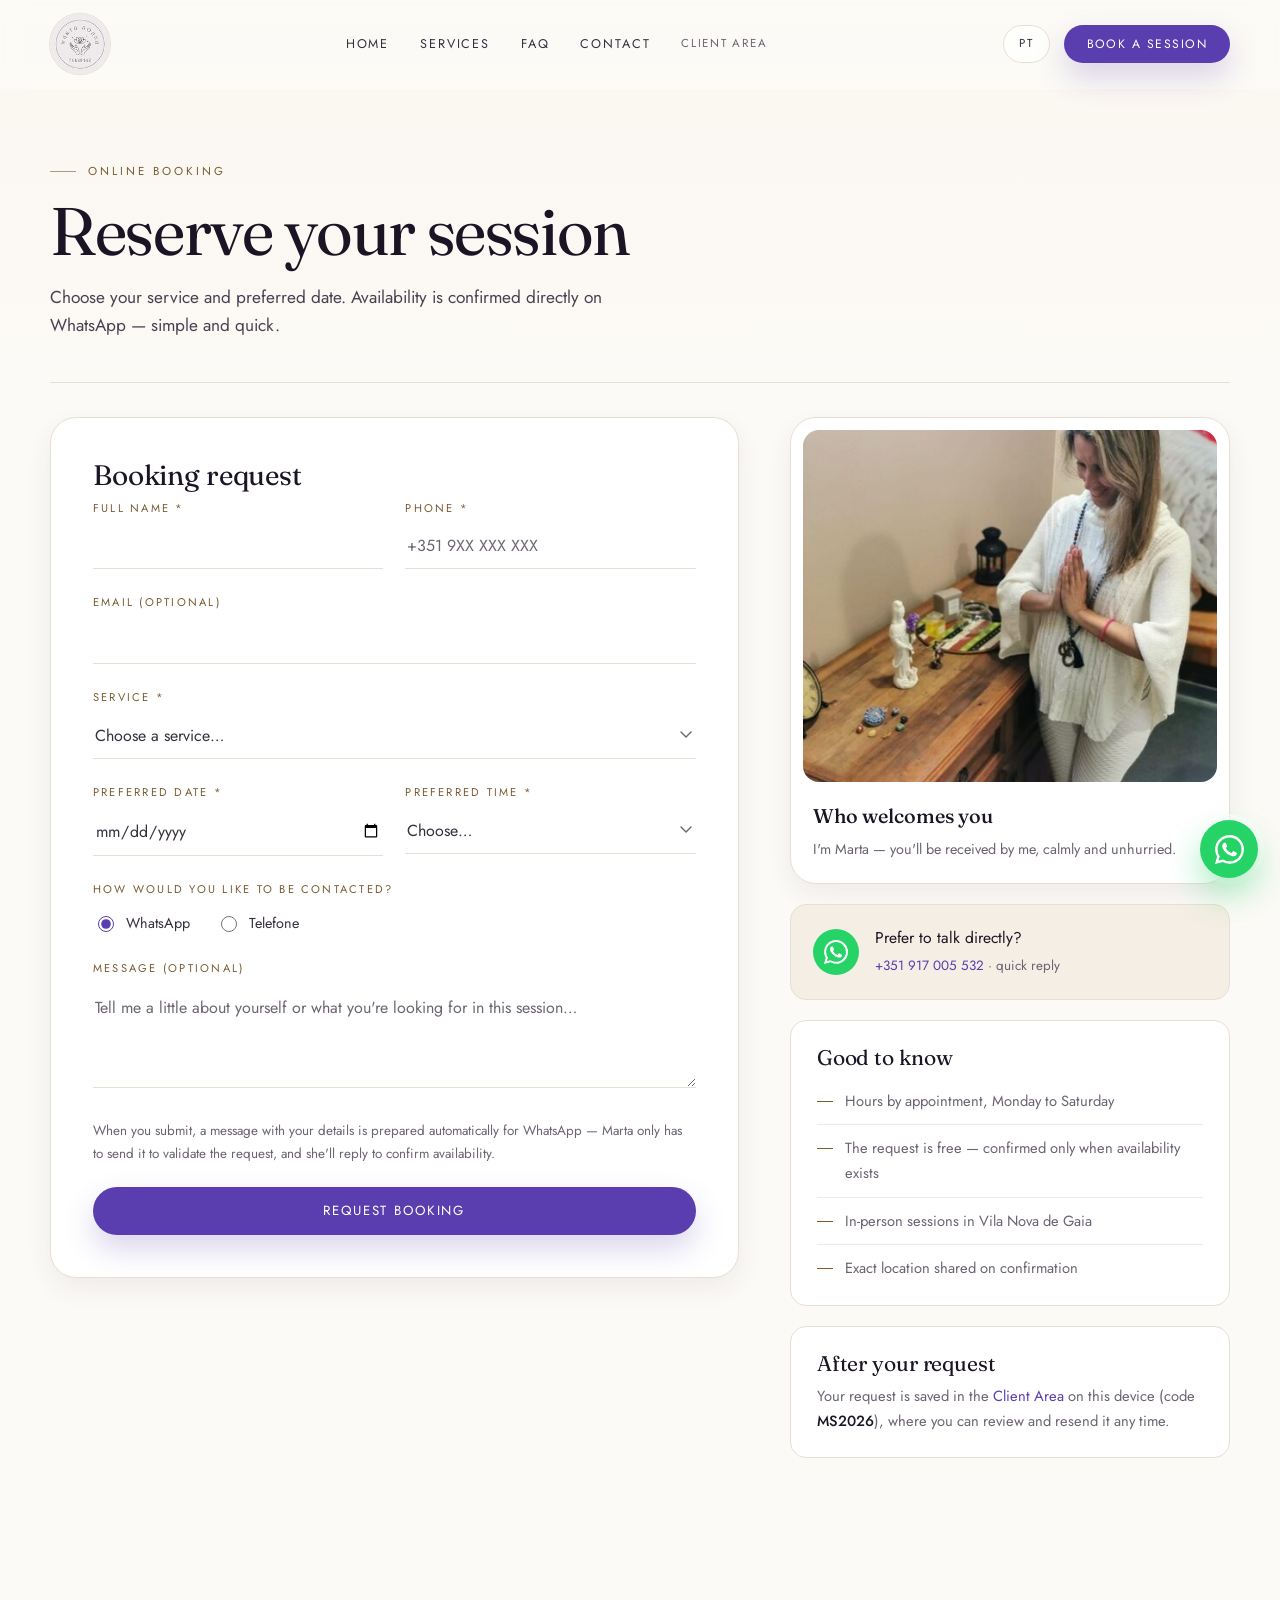
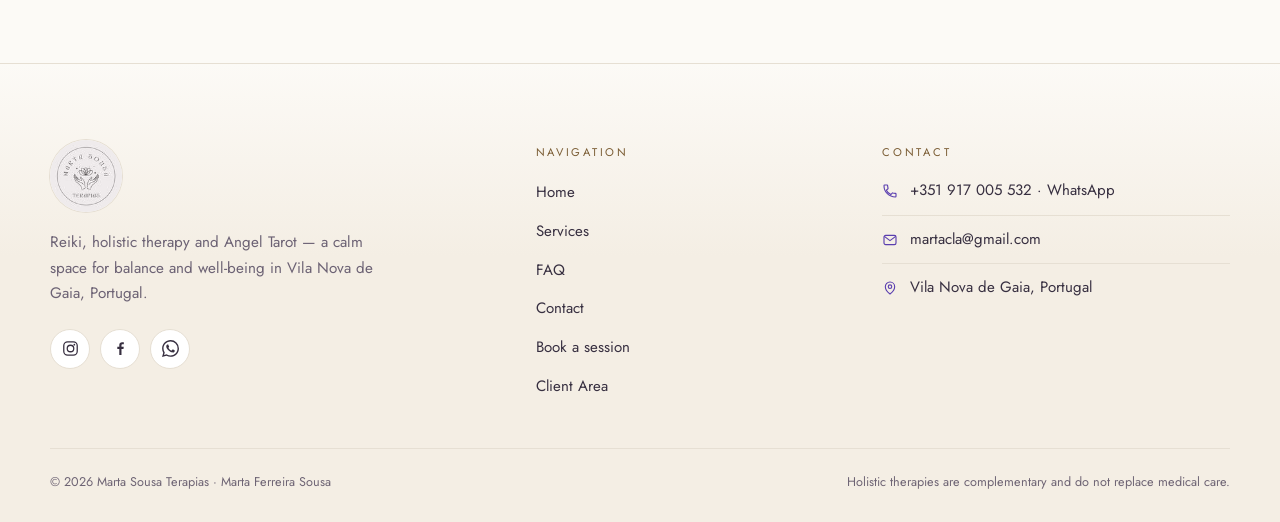
<file: en/booking.html>
<!DOCTYPE html>
<html lang="en-GB">
<head>
  <meta charset="UTF-8">
  <meta name="viewport" content="width=device-width, initial-scale=1.0">
  <title>Book a Session · Marta Sousa Terapias</title>
  <meta name="description" content="Book your Reiki or Angel Tarot session online. Choose the service, date and time — confirmation happens via WhatsApp.">
  <link rel="icon" type="image/svg+xml" href="../favicon.svg">
  <link rel="preconnect" href="https://fonts.googleapis.com">
  <link rel="preconnect" href="https://fonts.gstatic.com" crossorigin>
  <link href="https://fonts.googleapis.com/css2?family=Fraunces:ital,opsz,wght@0,9..144,100..900;1,9..144,100..900&family=Jost:wght@300;400;500&display=swap" rel="stylesheet">
  <link rel="stylesheet" href="../css/style.css">
</head>
<body>

  <!-- ======= CABEÇALHO ======= -->
  <header class="site-header">
    <div class="container header-inner">
      <a class="brand" href="index.html" aria-label="Marta Sousa Terapias — Home">
        <img class="brand-mark" src="../images/logo.jpeg" srcset="../images/logo-56.jpg 56w, ../images/logo-112.jpg 112w, ../images/logo-168.jpg 168w" sizes="60px" alt="Marta Sousa Terapias" width="60" height="60" decoding="async">
      </a>
      <nav class="main-nav" id="mainNav" aria-label="Main navigation">
        <a href="index.html">Home</a>
        <a href="services.html">Services</a>
        <a href="faq.html">FAQ</a>
        <a href="contact.html">Contact</a>
        <a href="client-area.html" class="nav-soft">Client Area</a>
        <a class="lang-mobile" href="../index.html" title="Versão em português">PT</a>
      </nav>
      <div class="header-actions">
        <a class="lang" href="../index.html" title="Versão em português">PT</a>
        <a class="btn btn-primary btn-sm header-cta" href="booking.html">Book a session</a>
        <button type="button" class="nav-toggle" id="navToggle" aria-expanded="false" aria-controls="mainNav" aria-label="Open menu"><span></span><span></span><span></span></button>
      </div>
    </div>
  </header>

  <main>
    <section class="page-hero">
      <div class="container">
        <p class="eyebrow">Online Booking</p>
        <h1>Reserve your session</h1>
        <p class="lead">Choose your service and preferred date. Availability is confirmed directly on WhatsApp — simple and quick.</p>
      </div>
    </section>

    <section class="section section--30">
      <div class="container">
        <div class="booking-layout">

          <div class="form-card reveal">
            <h2>Booking request</h2>
            <div class="form-error" id="bookingError"></div>
            <form id="bookingForm" novalidate>
              <div class="hp-field" aria-hidden="true"><label for="bkWebsite">Website</label><input type="text" id="bkWebsite" name="website" tabindex="-1" autocomplete="off"></div>
              <div class="form-row">
                <div class="field">
                  <label for="bkName">Full name *</label>
                  <input type="text" id="bkName" name="name" required autocomplete="name">
                </div>
                <div class="field">
                  <label for="bkPhone">Phone *</label>
                  <input type="tel" id="bkPhone" name="phone" required autocomplete="tel" placeholder="+351 9XX XXX XXX">
                </div>
              </div>
              <div class="field">
                <label for="bkEmail">Email (optional)</label>
                <input type="email" id="bkEmail" name="email" autocomplete="email">
              </div>
              <div class="field">
                <label for="bkService">Service *</label>
                <select id="bkService" name="service" required>
                  <option value="" selected>Choose a service…</option>
                </select>
              </div>
              <div class="form-row">
                <div class="field">
                  <label for="bkDate">Preferred date *</label>
                  <input type="date" id="bkDate" name="date" required>
                </div>
                <div class="field">
                  <label for="bkTime">Preferred time *</label>
                  <select id="bkTime" name="time" required>
                    <option value="" disabled selected>Choose…</option>
                    <option>10:00</option>
                    <option>11:00</option>
                    <option>12:00</option>
                    <option>14:00</option>
                    <option>15:00</option>
                    <option>16:00</option>
                    <option>17:00</option>
                    <option>18:00</option>
                  </select>
                </div>
              </div>
              <div class="field">
                <label>How would you like to be contacted?</label>
                <div class="radio-row">
                  <label><input type="radio" name="pref" value="WhatsApp" checked> WhatsApp</label>
                  <label><input type="radio" name="pref" value="Telefone"> Telefone</label>
                </div>
              </div>
              <div class="field">
                <label for="bkMsg">Message (optional)</label>
                <textarea id="bkMsg" name="message" rows="3" placeholder="Tell me a little about yourself or what you're looking for in this session…"></textarea>
              </div>
              <p class="form-note">When you submit, a message with your details is prepared automatically for WhatsApp — Marta only has to send it to validate the request, and she'll reply to confirm availability.</p>
              <button type="submit" class="btn btn-primary btn-block">Request booking</button>

              <div class="success-panel" id="bookingSuccess" hidden>
                <h3 id="bkSuccessTitle"></h3>
                <p id="bkSuccessText"></p>
                <p id="bkSuccessSummary" class="small success-summary"></p>
                <div class="success-actions">
                  <a class="btn btn-primary btn-sm" id="bkSuccessWa" href="#" target="_blank" rel="noopener">Open WhatsApp</a>
                  <a class="btn btn-ghost btn-sm" id="bkSuccessMail" href="#">Send by email</a>
                  <a class="btn btn-ghost btn-sm" id="bkSuccessCA" href="client-area.html" target="_self">Client Area</a>
                </div>
              </div>
            </form>
          </div>

          <aside class="booking-side">
            <div class="side-photo reveal">
              <img src="../images/marta-dosha.jpg" srcset="../images/marta-dosha-480.jpg 480w, ../images/marta-dosha-720.jpg 720w, ../images/marta-dosha.jpg 900w" sizes="(max-width: 980px) calc(100vw - 48px), 430px" alt="Marta smiling beside her space's symbol" width="900" height="898" loading="lazy" decoding="async">
              <div>
                <strong>Who welcomes you</strong>
                <span>I'm Marta — you'll be received by me, calmly and unhurried.</span>
              </div>
            </div>
            <div class="wa-inline reveal">
              <span class="wa-bubble">
                <svg viewBox="0 0 24 24" fill="currentColor"><path d="M17.472 14.382c-.297-.149-1.758-.867-2.03-.967-.273-.099-.471-.148-.67.15-.197.297-.767.966-.94 1.164-.173.199-.347.223-.644.075-.297-.15-1.255-.463-2.39-1.475-.883-.788-1.48-1.761-1.653-2.059-.173-.297-.018-.458.13-.606.134-.133.298-.347.446-.52.149-.174.198-.298.298-.497.099-.198.05-.371-.025-.52-.075-.149-.669-1.612-.916-2.207-.242-.579-.487-.5-.669-.51-.173-.008-.371-.01-.57-.01-.198 0-.52.074-.792.372-.272.297-1.04 1.016-1.04 2.479 0 1.462 1.065 2.875 1.213 3.074.149.198 2.096 3.2 5.077 4.487.709.306 1.262.489 1.694.625.712.227 1.36.195 1.871.118.571-.085 1.758-.719 2.006-1.413.248-.694.248-1.289.173-1.413-.074-.124-.272-.198-.57-.347m-5.421 7.403h-.004a9.87 9.87 0 01-5.031-1.378l-.361-.214-3.741.982.998-3.648-.235-.374a9.86 9.86 0 01-1.51-5.26c.001-5.45 4.436-9.884 9.888-9.884 2.64 0 5.122 1.03 6.988 2.898a9.825 9.825 0 012.893 6.994c-.003 5.45-4.437 9.884-9.885 9.884m8.413-18.297A11.815 11.815 0 0012.05 0C5.495 0 .16 5.335.157 11.892c0 2.096.547 4.142 1.588 5.945L.057 24l6.305-1.654a11.882 11.882 0 005.683 1.448h.005c6.554 0 11.89-5.335 11.893-11.893a11.821 11.821 0 00-3.48-8.413z"/></svg>
              </span>
              <div>
                <strong>Prefer to talk directly?</strong>
                <span><a data-wa-default href="https://wa.me/351917005532" target="_blank" rel="noopener">+351 917 005 532</a> · quick reply</span>
              </div>
            </div>
            <div class="side-card reveal">
              <h3>Good to know</h3>
              <ul class="side-list">
                <li>Hours by appointment, Monday to Saturday</li>
                <li>The request is free — confirmed only when availability exists</li>
                <li>In-person sessions in Vila Nova de Gaia</li>
                <li>Exact location shared on confirmation</li>
              </ul>
            </div>
            <div class="side-card reveal">
              <h3>After your request</h3>
              <p>Your request is saved in the <a href="client-area.html">Client Area</a> on this device (code <strong data-client-code>MS2026</strong>), where you can review and resend it any time.</p>
            </div>
          </aside>

        </div>
      </div>
    </section>
  </main>

  <!-- ======= RODAPÉ ======= -->
  <footer class="site-footer">
    <div class="container">
      <div class="footer-grid">
        <div>
          <a class="brand" href="index.html" aria-label="Marta Sousa Terapias">
            <img class="brand-mark" src="../images/logo.jpeg" srcset="../images/logo-56.jpg 56w, ../images/logo-112.jpg 112w, ../images/logo-168.jpg 168w" sizes="72px" alt="Marta Sousa Terapias" width="56" height="56" decoding="async">
          </a>
          <p class="f-tag">Reiki, holistic therapy and Angel Tarot — a calm space for balance and well-being in Vila Nova de Gaia, Portugal.</p>
          <div class="footer-social">
            <a href="https://www.instagram.com/martasousaterapias" target="_blank" rel="noopener" aria-label="Instagram">
              <svg viewBox="0 0 24 24" fill="none" stroke="currentColor" stroke-width="1.8"><rect x="2.5" y="2.5" width="19" height="19" rx="5.5"/><circle cx="12" cy="12" r="4.6"/><circle cx="17.4" cy="6.6" r="1.2" fill="currentColor" stroke="none"/></svg>
            </a>
            <a href="https://www.facebook.com/martasousaterapias" target="_blank" rel="noopener" aria-label="Facebook">
              <svg viewBox="0 0 24 24" fill="currentColor"><path d="M13.4 21v-8.2h2.8l.4-3.2h-3.2V7.5c0-.9.3-1.5 1.6-1.5h1.7V3.1c-.3 0-1.3-.1-2.4-.1-2.4 0-4 1.4-4 4v2.6H7.5v3.2h2.8V21h3.1z"/></svg>
            </a>
            <a data-wa-default href="https://wa.me/351917005532" target="_blank" rel="noopener" aria-label="WhatsApp">
              <svg viewBox="0 0 24 24" fill="currentColor"><path d="M17.472 14.382c-.297-.149-1.758-.867-2.03-.967-.273-.099-.471-.148-.67.15-.197.297-.767.966-.94 1.164-.173.199-.347.223-.644.075-.297-.15-1.255-.463-2.39-1.475-.883-.788-1.48-1.761-1.653-2.059-.173-.297-.018-.458.13-.606.134-.133.298-.347.446-.52.149-.174.198-.298.298-.497.099-.198.05-.371-.025-.52-.075-.149-.669-1.612-.916-2.207-.242-.579-.487-.5-.669-.51-.173-.008-.371-.01-.57-.01-.198 0-.52.074-.792.372-.272.297-1.04 1.016-1.04 2.479 0 1.462 1.065 2.875 1.213 3.074.149.198 2.096 3.2 5.077 4.487.709.306 1.262.489 1.694.625.712.227 1.36.195 1.871.118.571-.085 1.758-.719 2.006-1.413.248-.694.248-1.289.173-1.413-.074-.124-.272-.198-.57-.347m-5.421 7.403h-.004a9.87 9.87 0 01-5.031-1.378l-.361-.214-3.741.982.998-3.648-.235-.374a9.86 9.86 0 01-1.51-5.26c.001-5.45 4.436-9.884 9.888-9.884 2.64 0 5.122 1.03 6.988 2.898a9.825 9.825 0 012.893 6.994c-.003 5.45-4.437 9.884-9.885 9.884m8.413-18.297A11.815 11.815 0 0012.05 0C5.495 0 .16 5.335.157 11.892c0 2.096.547 4.142 1.588 5.945L.057 24l6.305-1.654a11.882 11.882 0 005.683 1.448h.005c6.554 0 11.89-5.335 11.893-11.893a11.821 11.821 0 00-3.48-8.413z"/></svg>
            </a>
          </div>
        </div>
        <div>
          <h2 class="f-h">Navigation</h2>
          <ul class="f-links">
            <li><a href="index.html">Home</a></li>
            <li><a href="services.html">Services</a></li>
            <li><a href="faq.html">FAQ</a></li>
            <li><a href="contact.html">Contact</a></li>
            <li><a href="booking.html">Book a session</a></li>
            <li><a href="client-area.html">Client Area</a></li>
          </ul>
        </div>
        <div>
          <h2 class="f-h">Contact</h2>
          <ul class="f-contact">
            <li>
              <svg viewBox="0 0 24 24"><path d="M6.6 10.8c1.5 3 3.6 5.1 6.6 6.6l2.2-2.2c.3-.3.7-.4 1-.2 1.1.4 2.3.6 3.6.6.6 0 1 .4 1 1V20c0 .6-.4 1-1 1C10.6 21 3 13.4 3 4c0-.6.4-1 1-1h3.5c.6 0 1 .4 1 1 0 1.2.2 2.4.6 3.6.1.3 0 .7-.2 1l-2.3 2.2z"/></svg>
              <span><a href="tel:+351917005532">+351 917 005 532</a> · WhatsApp</span>
            </li>
            <li>
              <svg viewBox="0 0 24 24"><rect x="3" y="5" width="18" height="14" rx="2.5"/><path d="m4 7 8 6 8-6"/></svg>
              <a href="mailto:martacla@gmail.com">martacla@gmail.com</a>
            </li>
            <li>
              <svg viewBox="0 0 24 24"><path d="M12 21s-7-5.5-7-11a7 7 0 1 1 14 0c0 5.5-7 11-7 11z"/><circle cx="12" cy="10" r="2.6"/></svg>
              <span>Vila Nova de Gaia, Portugal</span>
            </li>
          </ul>
        </div>
      </div>
      <div class="footer-bottom">
        <span>© <span id="year"></span> Marta Sousa Terapias · Marta Ferreira Sousa</span>
        <span>Holistic therapies are complementary and do not replace medical care.</span>
      </div>
    </div>
  </footer>

  <a class="whats-float" data-wa-default href="https://wa.me/351917005532" target="_blank" rel="noopener" aria-label="WhatsApp">
    <svg viewBox="0 0 24 24" fill="currentColor"><path d="M17.472 14.382c-.297-.149-1.758-.867-2.03-.967-.273-.099-.471-.148-.67.15-.197.297-.767.966-.94 1.164-.173.199-.347.223-.644.075-.297-.15-1.255-.463-2.39-1.475-.883-.788-1.48-1.761-1.653-2.059-.173-.297-.018-.458.13-.606.134-.133.298-.347.446-.52.149-.174.198-.298.298-.497.099-.198.05-.371-.025-.52-.075-.149-.669-1.612-.916-2.207-.242-.579-.487-.5-.669-.51-.173-.008-.371-.01-.57-.01-.198 0-.52.074-.792.372-.272.297-1.04 1.016-1.04 2.479 0 1.462 1.065 2.875 1.213 3.074.149.198 2.096 3.2 5.077 4.487.709.306 1.262.489 1.694.625.712.227 1.36.195 1.871.118.571-.085 1.758-.719 2.006-1.413.248-.694.248-1.289.173-1.413-.074-.124-.272-.198-.57-.347m-5.421 7.403h-.004a9.87 9.87 0 01-5.031-1.378l-.361-.214-3.741.982.998-3.648-.235-.374a9.86 9.86 0 01-1.51-5.26c.001-5.45 4.436-9.884 9.888-9.884 2.64 0 5.122 1.03 6.988 2.898a9.825 9.825 0 012.893 6.994c-.003 5.45-4.437 9.884-9.885 9.884m8.413-18.297A11.815 11.815 0 0012.05 0C5.495 0 .16 5.335.157 11.892c0 2.096.547 4.142 1.588 5.945L.057 24l6.305-1.654a11.882 11.882 0 005.683 1.448h.005c6.554 0 11.89-5.335 11.893-11.893a11.821 11.821 0 00-3.48-8.413z"/></svg>
  </a>

  <script src="../js/config.js"></script>
  <script src="../js/main.js"></script>
</body>
</html>
</file>
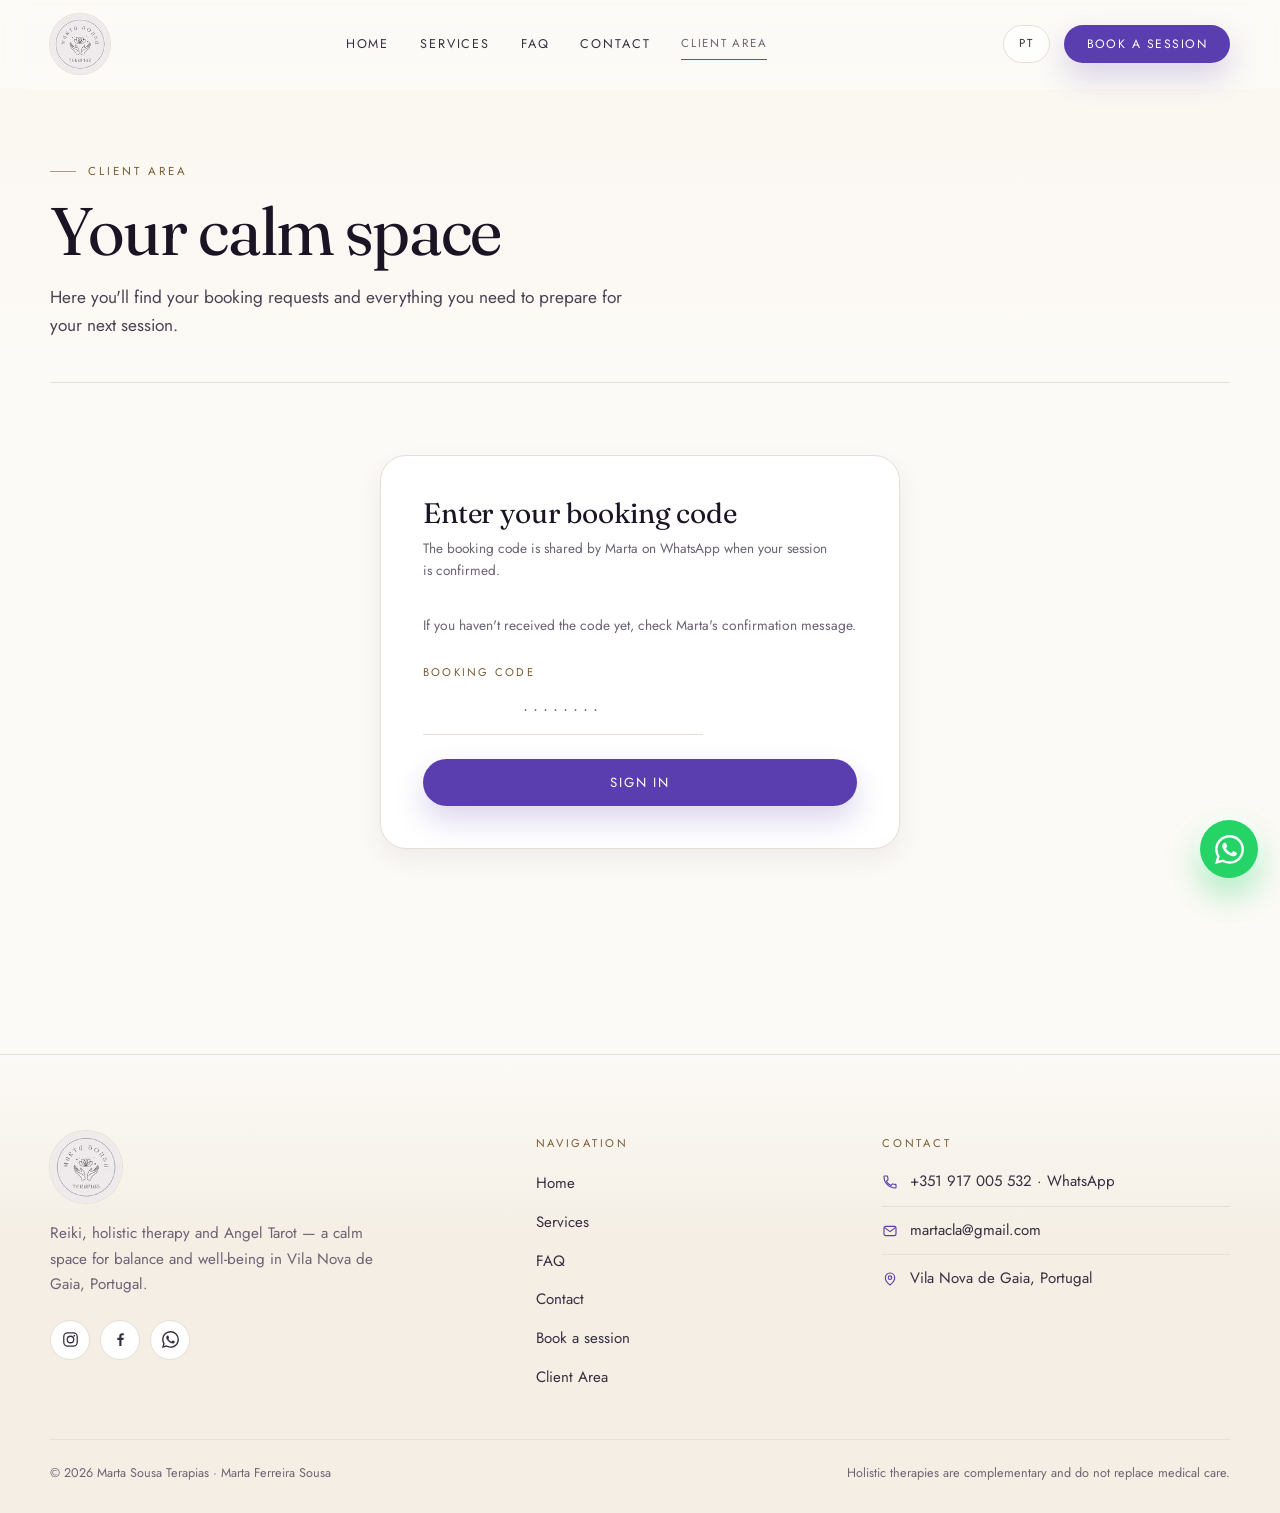
<file: en/client-area.html>
<!DOCTYPE html>
<html lang="en-GB">
<head>
  <meta charset="UTF-8">
  <meta name="viewport" content="width=device-width, initial-scale=1.0">
  <title>Client Area · Marta Sousa Terapias</title>
  <meta name="description" content="Client area: review your booking requests and prepare for your next session.">
  <link rel="icon" type="image/svg+xml" href="../favicon.svg">
  <meta name="robots" content="noindex">
  <link rel="preconnect" href="https://fonts.googleapis.com">
  <link rel="preconnect" href="https://fonts.gstatic.com" crossorigin>
  <link href="https://fonts.googleapis.com/css2?family=Fraunces:ital,opsz,wght@0,9..144,100..900;1,9..144,100..900&family=Jost:wght@300;400;500&display=swap" rel="stylesheet">
  <link rel="stylesheet" href="../css/style.css">
</head>
<body>

  <!-- ======= CABEÇALHO ======= -->
  <header class="site-header">
    <div class="container header-inner">
      <a class="brand" href="index.html" aria-label="Marta Sousa Terapias — Home">
        <img class="brand-mark" src="../images/logo.jpeg" srcset="../images/logo-56.jpg 56w, ../images/logo-112.jpg 112w, ../images/logo-168.jpg 168w" sizes="60px" alt="Marta Sousa Terapias" width="60" height="60" decoding="async">
      </a>
      <nav class="main-nav" id="mainNav" aria-label="Main navigation">
        <a href="index.html">Home</a>
        <a href="services.html">Services</a>
        <a href="faq.html">FAQ</a>
        <a href="contact.html">Contact</a>
        <a href="client-area.html" class="nav-soft active">Client Area</a>
        <a class="lang-mobile" href="../index.html" title="Versão em português">PT</a>
      </nav>
      <div class="header-actions">
        <a class="lang" href="../index.html" title="Versão em português">PT</a>
        <a class="btn btn-primary btn-sm header-cta" href="booking.html">Book a session</a>
        <button type="button" class="nav-toggle" id="navToggle" aria-expanded="false" aria-controls="mainNav" aria-label="Open menu"><span></span><span></span><span></span></button>
      </div>
    </div>
  </header>

  <main>
    <section class="page-hero">
      <div class="container">
        <p class="eyebrow">Client Area</p>
        <h1>Your calm space</h1>
        <p class="lead">Here you'll find your booking requests and everything you need to prepare for your next session.</p>
      </div>
    </section>

    <section class="section section--20">
      <div class="container">

        <!-- PORTA (código) -->
        <div class="ca-gate" id="caGate">
          <div class="form-card">
            <h2>Enter your booking code</h2>
            <p class="muted small">The booking code is shared by Marta on WhatsApp when your session is confirmed.</p>
            <div class="ca-hint">
              If you haven't received the code yet, check Marta's confirmation message.
            </div>
            <form>
              <div class="field code-field">
                <label for="caCode">Booking code</label>
                <input type="text" id="caCode" name="code" autocomplete="off" placeholder="••••••••" aria-label="Booking code" inputmode="verbatim">
              </div>
              <div class="form-error" id="caError"></div>
              <button type="submit" class="btn btn-primary btn-block">Sign in</button>
            </form>
          </div>
        </div>

        <!-- CONTEÚDO -->
        <div class="ca-panel" id="caPanel">
          <div class="ca-head">
            <div>
              <h2>Welcome back</h2>
            </div>
            <button class="btn btn-ghost btn-sm" id="caLogout" type="button">Sign out</button>
          </div>

          <div class="ca-grid">
            <div class="ca-col">
              <h3>Your bookings</h3>
              <div id="caBookings"></div>
              <p class="small muted ca-note">Requests appear here when they're made on this device.</p>
            </div>

            <div class="ca-col">
              <div class="tips-card">
                <h3>Preparing for your session</h3>
                <ul>
                  <li>Wear comfortable, light, non-restrictive clothes</li>
                  <li>Arrive five minutes early</li>
                  <li>Avoid heavy meals shortly before</li>
                  <li>If it's in the afternoon, have a small glass of water before you leave</li>
                </ul>
              </div>
              <div class="tips-card">
                <h3>Self-care at home</h3>
                <ul>
                  <li>Reserve five minutes a day just to breathe</li>
                  <li>Writing down what brings you peace helps you remember it</li>
                  <li>Care for your sleep — balance starts here</li>
                  <li>After a session, don't fill your schedule right away: let it settle</li>
                </ul>
              </div>
            </div>
          </div>
        </div>

      </div>
    </section>
  </main>

  <!-- ======= RODAPÉ ======= -->
  <footer class="site-footer">
    <div class="container">
      <div class="footer-grid">
        <div>
          <a class="brand" href="index.html" aria-label="Marta Sousa Terapias">
            <img class="brand-mark" src="../images/logo.jpeg" srcset="../images/logo-56.jpg 56w, ../images/logo-112.jpg 112w, ../images/logo-168.jpg 168w" sizes="72px" alt="Marta Sousa Terapias" width="56" height="56" decoding="async">
          </a>
          <p class="f-tag">Reiki, holistic therapy and Angel Tarot — a calm space for balance and well-being in Vila Nova de Gaia, Portugal.</p>
          <div class="footer-social">
            <a href="https://www.instagram.com/martasousaterapias" target="_blank" rel="noopener" aria-label="Instagram">
              <svg viewBox="0 0 24 24" fill="none" stroke="currentColor" stroke-width="1.8"><rect x="2.5" y="2.5" width="19" height="19" rx="5.5"/><circle cx="12" cy="12" r="4.6"/><circle cx="17.4" cy="6.6" r="1.2" fill="currentColor" stroke="none"/></svg>
            </a>
            <a href="https://www.facebook.com/martasousaterapias" target="_blank" rel="noopener" aria-label="Facebook">
              <svg viewBox="0 0 24 24" fill="currentColor"><path d="M13.4 21v-8.2h2.8l.4-3.2h-3.2V7.5c0-.9.3-1.5 1.6-1.5h1.7V3.1c-.3 0-1.3-.1-2.4-.1-2.4 0-4 1.4-4 4v2.6H7.5v3.2h2.8V21h3.1z"/></svg>
            </a>
            <a data-wa-default href="https://wa.me/351917005532" target="_blank" rel="noopener" aria-label="WhatsApp">
              <svg viewBox="0 0 24 24" fill="currentColor"><path d="M17.472 14.382c-.297-.149-1.758-.867-2.03-.967-.273-.099-.471-.148-.67.15-.197.297-.767.966-.94 1.164-.173.199-.347.223-.644.075-.297-.15-1.255-.463-2.39-1.475-.883-.788-1.48-1.761-1.653-2.059-.173-.297-.018-.458.13-.606.134-.133.298-.347.446-.52.149-.174.198-.298.298-.497.099-.198.05-.371-.025-.52-.075-.149-.669-1.612-.916-2.207-.242-.579-.487-.5-.669-.51-.173-.008-.371-.01-.57-.01-.198 0-.52.074-.792.372-.272.297-1.04 1.016-1.04 2.479 0 1.462 1.065 2.875 1.213 3.074.149.198 2.096 3.2 5.077 4.487.709.306 1.262.489 1.694.625.712.227 1.36.195 1.871.118.571-.085 1.758-.719 2.006-1.413.248-.694.248-1.289.173-1.413-.074-.124-.272-.198-.57-.347m-5.421 7.403h-.004a9.87 9.87 0 01-5.031-1.378l-.361-.214-3.741.982.998-3.648-.235-.374a9.86 9.86 0 01-1.51-5.26c.001-5.45 4.436-9.884 9.888-9.884 2.64 0 5.122 1.03 6.988 2.898a9.825 9.825 0 012.893 6.994c-.003 5.45-4.437 9.884-9.885 9.884m8.413-18.297A11.815 11.815 0 0012.05 0C5.495 0 .16 5.335.157 11.892c0 2.096.547 4.142 1.588 5.945L.057 24l6.305-1.654a11.882 11.882 0 005.683 1.448h.005c6.554 0 11.89-5.335 11.893-11.893a11.821 11.821 0 00-3.48-8.413z"/></svg>
            </a>
          </div>
        </div>
        <div>
          <h2 class="f-h">Navigation</h2>
          <ul class="f-links">
            <li><a href="index.html">Home</a></li>
            <li><a href="services.html">Services</a></li>
            <li><a href="faq.html">FAQ</a></li>
            <li><a href="contact.html">Contact</a></li>
            <li><a href="booking.html">Book a session</a></li>
            <li><a href="client-area.html">Client Area</a></li>
          </ul>
        </div>
        <div>
          <h2 class="f-h">Contact</h2>
          <ul class="f-contact">
            <li>
              <svg viewBox="0 0 24 24"><path d="M6.6 10.8c1.5 3 3.6 5.1 6.6 6.6l2.2-2.2c.3-.3.7-.4 1-.2 1.1.4 2.3.6 3.6.6.6 0 1 .4 1 1V20c0 .6-.4 1-1 1C10.6 21 3 13.4 3 4c0-.6.4-1 1-1h3.5c.6 0 1 .4 1 1 0 1.2.2 2.4.6 3.6.1.3 0 .7-.2 1l-2.3 2.2z"/></svg>
              <span><a href="tel:+351917005532">+351 917 005 532</a> · WhatsApp</span>
            </li>
            <li>
              <svg viewBox="0 0 24 24"><rect x="3" y="5" width="18" height="14" rx="2.5"/><path d="m4 7 8 6 8-6"/></svg>
              <a href="mailto:martacla@gmail.com">martacla@gmail.com</a>
            </li>
            <li>
              <svg viewBox="0 0 24 24"><path d="M12 21s-7-5.5-7-11a7 7 0 1 1 14 0c0 5.5-7 11-7 11z"/><circle cx="12" cy="10" r="2.6"/></svg>
              <span>Vila Nova de Gaia, Portugal</span>
            </li>
          </ul>
        </div>
      </div>
      <div class="footer-bottom">
        <span>© <span id="year"></span> Marta Sousa Terapias · Marta Ferreira Sousa</span>
        <span>Holistic therapies are complementary and do not replace medical care.</span>
      </div>
    </div>
  </footer>

  <a class="whats-float" data-wa-default href="https://wa.me/351917005532" target="_blank" rel="noopener" aria-label="WhatsApp">
    <svg viewBox="0 0 24 24" fill="currentColor"><path d="M17.472 14.382c-.297-.149-1.758-.867-2.03-.967-.273-.099-.471-.148-.67.15-.197.297-.767.966-.94 1.164-.173.199-.347.223-.644.075-.297-.15-1.255-.463-2.39-1.475-.883-.788-1.48-1.761-1.653-2.059-.173-.297-.018-.458.13-.606.134-.133.298-.347.446-.52.149-.174.198-.298.298-.497.099-.198.05-.371-.025-.52-.075-.149-.669-1.612-.916-2.207-.242-.579-.487-.5-.669-.51-.173-.008-.371-.01-.57-.01-.198 0-.52.074-.792.372-.272.297-1.04 1.016-1.04 2.479 0 1.462 1.065 2.875 1.213 3.074.149.198 2.096 3.2 5.077 4.487.709.306 1.262.489 1.694.625.712.227 1.36.195 1.871.118.571-.085 1.758-.719 2.006-1.413.248-.694.248-1.289.173-1.413-.074-.124-.272-.198-.57-.347m-5.421 7.403h-.004a9.87 9.87 0 01-5.031-1.378l-.361-.214-3.741.982.998-3.648-.235-.374a9.86 9.86 0 01-1.51-5.26c.001-5.45 4.436-9.884 9.888-9.884 2.64 0 5.122 1.03 6.988 2.898a9.825 9.825 0 012.893 6.994c-.003 5.45-4.437 9.884-9.885 9.884m8.413-18.297A11.815 11.815 0 0012.05 0C5.495 0 .16 5.335.157 11.892c0 2.096.547 4.142 1.588 5.945L.057 24l6.305-1.654a11.882 11.882 0 005.683 1.448h.005c6.554 0 11.89-5.335 11.893-11.893a11.821 11.821 0 00-3.48-8.413z"/></svg>
  </a>

  <script src="../js/config.js"></script>
  <script src="../js/main.js"></script>
</body>
</html>
</file>
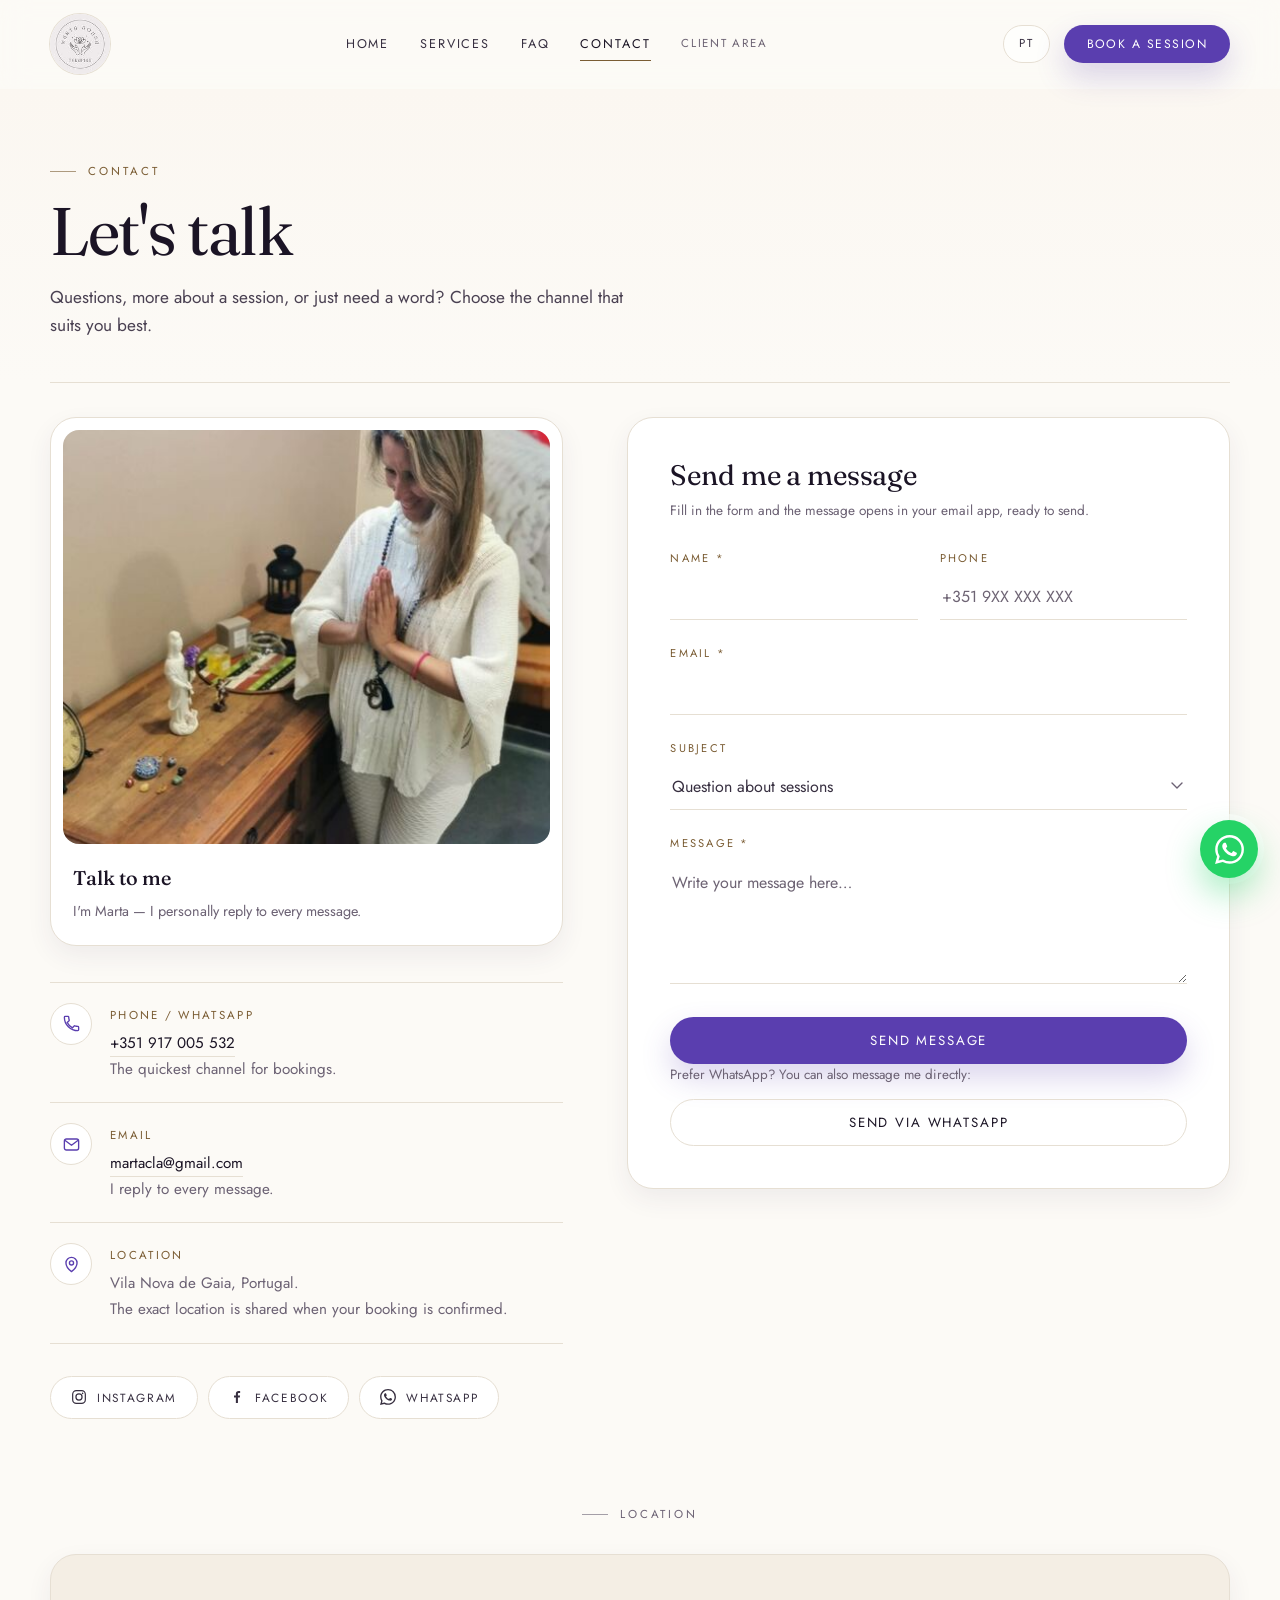
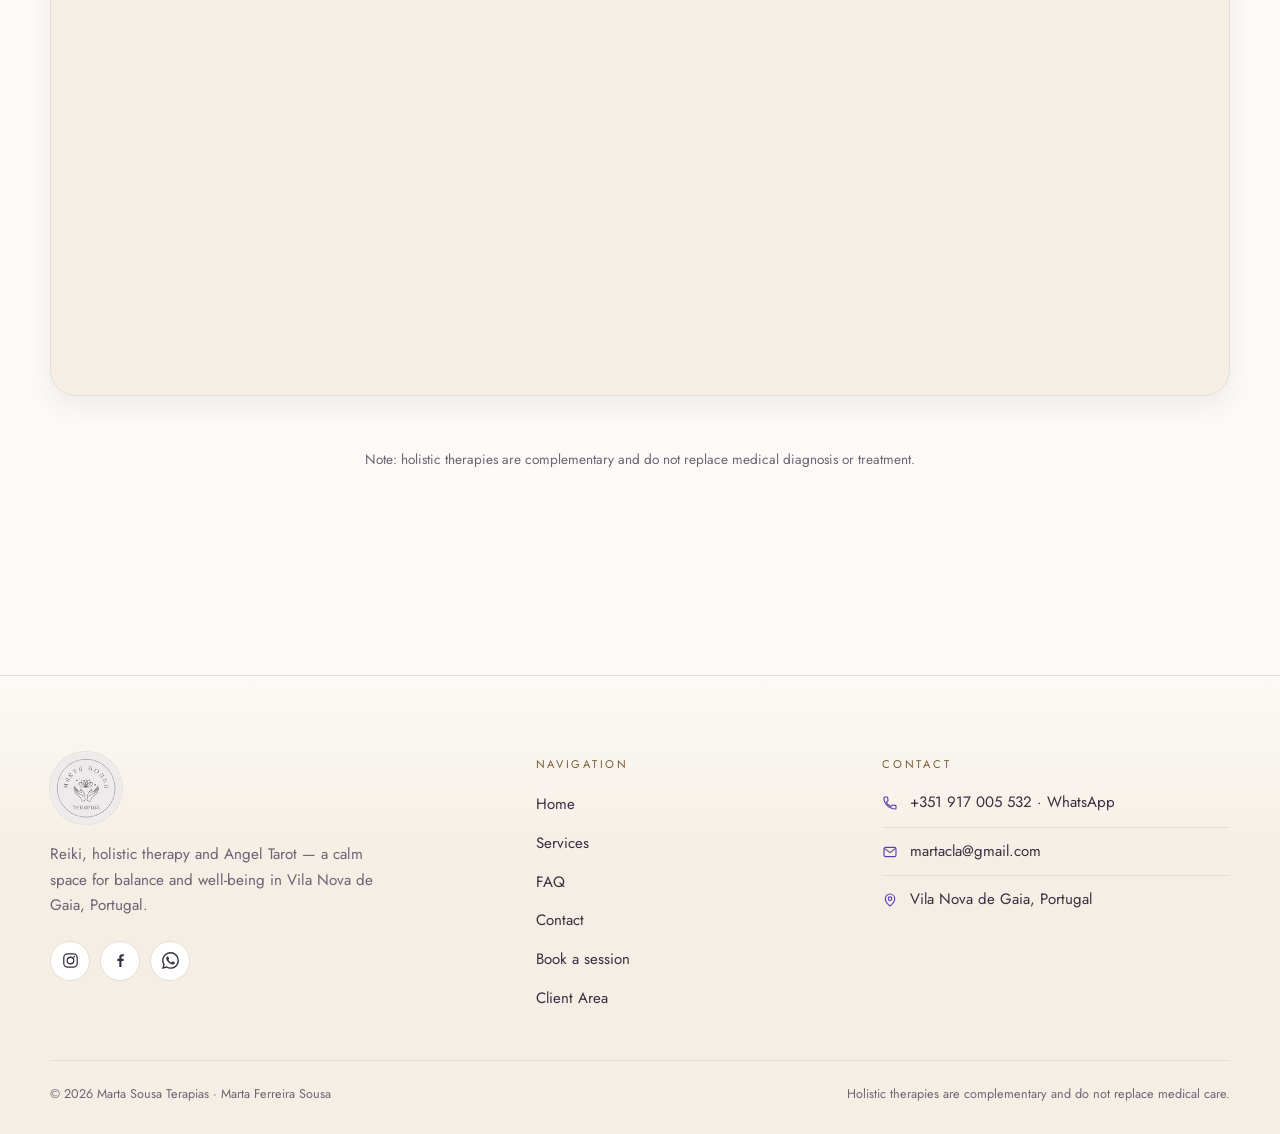
<file: en/contact.html>
<!DOCTYPE html>
<html lang="en-GB">
<head>
  <meta charset="UTF-8">
  <meta name="viewport" content="width=device-width, initial-scale=1.0">
  <title>Contact · Marta Sousa Terapias</title>
  <meta name="description" content="Get in touch with Marta: phone, WhatsApp, email or contact form. Reiki and Angel Tarot sessions in Vila Nova de Gaia, Portugal.">
  <link rel="icon" type="image/svg+xml" href="../favicon.svg">
  <link rel="preconnect" href="https://fonts.googleapis.com">
  <link rel="preconnect" href="https://fonts.gstatic.com" crossorigin>
  <link href="https://fonts.googleapis.com/css2?family=Fraunces:ital,opsz,wght@0,9..144,100..900;1,9..144,100..900&family=Jost:wght@300;400;500&display=swap" rel="stylesheet">
  <link rel="stylesheet" href="../css/style.css">
</head>
<body>

  <!-- ======= CABEÇALHO ======= -->
  <header class="site-header">
    <div class="container header-inner">
      <a class="brand" href="index.html" aria-label="Marta Sousa Terapias — Home">
        <img class="brand-mark" src="../images/logo.jpeg" srcset="../images/logo-56.jpg 56w, ../images/logo-112.jpg 112w, ../images/logo-168.jpg 168w" sizes="60px" alt="Marta Sousa Terapias" width="60" height="60" decoding="async">
      </a>
      <nav class="main-nav" id="mainNav" aria-label="Main navigation">
        <a href="index.html">Home</a>
        <a href="services.html">Services</a>
        <a href="faq.html">FAQ</a>
        <a href="contact.html" class="active">Contact</a>
        <a href="client-area.html" class="nav-soft">Client Area</a>
        <a class="lang-mobile" href="../index.html" title="Versão em português">PT</a>
      </nav>
      <div class="header-actions">
        <a class="lang" href="../index.html" title="Versão em português">PT</a>
        <a class="btn btn-primary btn-sm header-cta" href="booking.html">Book a session</a>
        <button type="button" class="nav-toggle" id="navToggle" aria-expanded="false" aria-controls="mainNav" aria-label="Open menu"><span></span><span></span><span></span></button>
      </div>
    </div>
  </header>

  <main>
    <section class="page-hero">
      <div class="container">
        <p class="eyebrow">Contact</p>
        <h1>Let's talk</h1>
        <p class="lead">Questions, more about a session, or just need a word? Choose the channel that suits you best.</p>
      </div>
    </section>

    <section class="section section--30">
      <div class="container">
        <div class="contact-grid">

          <div class="reveal">
            <div class="side-photo">
              <img src="../images/marta-dosha.jpg" srcset="../images/marta-dosha-480.jpg 480w, ../images/marta-dosha-720.jpg 720w, ../images/marta-dosha.jpg 900w" sizes="(max-width: 980px) calc(100vw - 48px), 520px" alt="Marta smiling beside her space's symbol" width="900" height="898" loading="lazy" decoding="async">
              <div>
                <strong>Talk to me</strong>
                <span>I'm Marta — I personally reply to every message.</span>
              </div>
            </div>
            <div class="info-stack">
            <div class="info-card">
              <span class="info-icon">
                <svg viewBox="0 0 24 24"><path d="M6.6 10.8c1.5 3 3.6 5.1 6.6 6.6l2.2-2.2c.3-.3.7-.4 1-.2 1.1.4 2.3.6 3.6.6.6 0 1 .4 1 1V20c0 .6-.4 1-1 1C10.6 21 3 13.4 3 4c0-.6.4-1 1-1h3.5c.6 0 1 .4 1 1 0 1.2.2 2.4.6 3.6.1.3 0 .7-.2 1l-2.3 2.2z"/></svg>
              </span>
              <div>
                <h2>Phone / WhatsApp</h2>
                <p><a class="inline" href="tel:+351917005532">+351 917 005 532</a><br>The quickest channel for bookings.</p>
              </div>
            </div>
            <div class="info-card">
              <span class="info-icon">
                <svg viewBox="0 0 24 24"><rect x="3" y="5" width="18" height="14" rx="2.5"/><path d="m4 7 8 6 8-6"/></svg>
              </span>
              <div>
                <h2>Email</h2>
                <p><a class="inline" href="mailto:martacla@gmail.com">martacla@gmail.com</a><br>I reply to every message.</p>
              </div>
            </div>
            <div class="info-card">
              <span class="info-icon">
                <svg viewBox="0 0 24 24"><path d="M12 21s-7-5.5-7-11a7 7 0 1 1 14 0c0 5.5-7 11-7 11z"/><circle cx="12" cy="10" r="2.6"/></svg>
              </span>
              <div>
                <h2>Location</h2>
                <p>Vila Nova de Gaia, Portugal.<br>The exact location is shared when your booking is confirmed.</p>
              </div>
            </div>
            </div>
            <div class="social-row">
              <a class="social-btn" href="https://www.instagram.com/martasousaterapias" target="_blank" rel="noopener">
                <svg viewBox="0 0 24 24" fill="none" stroke="currentColor" stroke-width="1.8"><rect x="2.5" y="2.5" width="19" height="19" rx="5.5"/><circle cx="12" cy="12" r="4.6"/><circle cx="17.4" cy="6.6" r="1.2" fill="currentColor" stroke="none"/></svg>
                Instagram
              </a>
              <a class="social-btn" href="https://www.facebook.com/martasousaterapias" target="_blank" rel="noopener">
                <svg viewBox="0 0 24 24" fill="currentColor"><path d="M13.4 21v-8.2h2.8l.4-3.2h-3.2V7.5c0-.9.3-1.5 1.6-1.5h1.7V3.1c-.3 0-1.3-.1-2.4-.1-2.4 0-4 1.4-4 4v2.6H7.5v3.2h2.8V21h3.1z"/></svg>
                Facebook
              </a>
              <a class="social-btn" data-wa-default href="https://wa.me/351917005532" target="_blank" rel="noopener">
                <svg viewBox="0 0 24 24" fill="currentColor"><path d="M17.472 14.382c-.297-.149-1.758-.867-2.03-.967-.273-.099-.471-.148-.67.15-.197.297-.767.966-.94 1.164-.173.199-.347.223-.644.075-.297-.15-1.255-.463-2.39-1.475-.883-.788-1.48-1.761-1.653-2.059-.173-.297-.018-.458.13-.606.134-.133.298-.347.446-.52.149-.174.198-.298.298-.497.099-.198.05-.371-.025-.52-.075-.149-.669-1.612-.916-2.207-.242-.579-.487-.5-.669-.51-.173-.008-.371-.01-.57-.01-.198 0-.52.074-.792.372-.272.297-1.04 1.016-1.04 2.479 0 1.462 1.065 2.875 1.213 3.074.149.198 2.096 3.2 5.077 4.487.709.306 1.262.489 1.694.625.712.227 1.36.195 1.871.118.571-.085 1.758-.719 2.006-1.413.248-.694.248-1.289.173-1.413-.074-.124-.272-.198-.57-.347m-5.421 7.403h-.004a9.87 9.87 0 01-5.031-1.378l-.361-.214-3.741.982.998-3.648-.235-.374a9.86 9.86 0 01-1.51-5.26c.001-5.45 4.436-9.884 9.888-9.884 2.64 0 5.122 1.03 6.988 2.898a9.825 9.825 0 012.893 6.994c-.003 5.45-4.437 9.884-9.885 9.884m8.413-18.297A11.815 11.815 0 0012.05 0C5.495 0 .16 5.335.157 11.892c0 2.096.547 4.142 1.588 5.945L.057 24l6.305-1.654a11.882 11.882 0 005.683 1.448h.005c6.554 0 11.89-5.335 11.893-11.893a11.821 11.821 0 00-3.48-8.413z"/></svg>
                WhatsApp
              </a>
            </div>
          </div>

          <div class="form-card reveal">
            <h2>Send me a message</h2>
            <p class="muted small" id="contactIntro">Fill in the form and the message opens in your email app, ready to send.</p>
            <div class="form-error" id="contactError"></div>
            <form id="contactForm" novalidate>
              <div class="hp-field" aria-hidden="true"><label for="ctWebsite">Website</label><input type="text" id="ctWebsite" name="website" tabindex="-1" autocomplete="off"></div>
              <div class="form-row">
                <div class="field">
                  <label for="ctName">Name *</label>
                  <input type="text" id="ctName" name="name" required autocomplete="name">
                </div>
                <div class="field">
                  <label for="ctPhone">Phone</label>
                  <input type="tel" id="ctPhone" name="phone" autocomplete="tel" placeholder="+351 9XX XXX XXX">
                </div>
              </div>
              <div class="field">
                <label for="ctEmail">Email *</label>
                <input type="email" id="ctEmail" name="email" required autocomplete="email">
              </div>
              <div class="field">
                <label for="ctSubject">Subject</label>
                <select id="ctSubject" name="subject">
                  <option>Question about sessions</option>
                  <option>I'd like to book a session</option>
                  <option>Collaboration / press</option>
                  <option>Other</option>
                </select>
              </div>
              <div class="field">
                <label for="ctMsg">Message *</label>
                <textarea id="ctMsg" name="message" rows="4" required placeholder="Write your message here…"></textarea>
              </div>
              <button type="submit" class="btn btn-primary btn-block">Send message</button>
              <p class="form-note form-note--tight">Prefer WhatsApp? You can also message me directly:</p>
              <a class="btn btn-ghost btn-block" id="contactWa" data-wa-default href="https://wa.me/351917005532" target="_blank" rel="noopener">Send via WhatsApp</a>
              <div class="success-panel" id="contactSuccess" hidden role="status">
                <h3 id="ctSuccessTitle"></h3>
                <p id="ctSuccessText"></p>
              </div>
            </form>
          </div>

        </div>

        <div class="section-head center reveal map-head">
          <p class="eyebrow">Location</p>
        </div>
        <div class="map-wrap reveal">
          <iframe
            title="Map — Vila Nova de Gaia"
            src="https://www.google.com/maps?q=Vila%20Nova%20de%20Gaia%2C%20Portugal&output=embed"
            loading="lazy"
            referrerpolicy="no-referrer-when-downgrade"
            allowfullscreen></iframe>
        </div>

        <p class="small muted legal-note">
          Note: holistic therapies are complementary and do not replace medical diagnosis or treatment.
        </p>
      </div>
    </section>
  </main>

  <!-- ======= RODAPÉ ======= -->
  <footer class="site-footer">
    <div class="container">
      <div class="footer-grid">
        <div>
          <a class="brand" href="index.html" aria-label="Marta Sousa Terapias">
            <img class="brand-mark" src="../images/logo.jpeg" srcset="../images/logo-56.jpg 56w, ../images/logo-112.jpg 112w, ../images/logo-168.jpg 168w" sizes="72px" alt="Marta Sousa Terapias" width="56" height="56" decoding="async">
          </a>
          <p class="f-tag">Reiki, holistic therapy and Angel Tarot — a calm space for balance and well-being in Vila Nova de Gaia, Portugal.</p>
          <div class="footer-social">
            <a href="https://www.instagram.com/martasousaterapias" target="_blank" rel="noopener" aria-label="Instagram">
              <svg viewBox="0 0 24 24" fill="none" stroke="currentColor" stroke-width="1.8"><rect x="2.5" y="2.5" width="19" height="19" rx="5.5"/><circle cx="12" cy="12" r="4.6"/><circle cx="17.4" cy="6.6" r="1.2" fill="currentColor" stroke="none"/></svg>
            </a>
            <a href="https://www.facebook.com/martasousaterapias" target="_blank" rel="noopener" aria-label="Facebook">
              <svg viewBox="0 0 24 24" fill="currentColor"><path d="M13.4 21v-8.2h2.8l.4-3.2h-3.2V7.5c0-.9.3-1.5 1.6-1.5h1.7V3.1c-.3 0-1.3-.1-2.4-.1-2.4 0-4 1.4-4 4v2.6H7.5v3.2h2.8V21h3.1z"/></svg>
            </a>
            <a data-wa-default href="https://wa.me/351917005532" target="_blank" rel="noopener" aria-label="WhatsApp">
              <svg viewBox="0 0 24 24" fill="currentColor"><path d="M17.472 14.382c-.297-.149-1.758-.867-2.03-.967-.273-.099-.471-.148-.67.15-.197.297-.767.966-.94 1.164-.173.199-.347.223-.644.075-.297-.15-1.255-.463-2.39-1.475-.883-.788-1.48-1.761-1.653-2.059-.173-.297-.018-.458.13-.606.134-.133.298-.347.446-.52.149-.174.198-.298.298-.497.099-.198.05-.371-.025-.52-.075-.149-.669-1.612-.916-2.207-.242-.579-.487-.5-.669-.51-.173-.008-.371-.01-.57-.01-.198 0-.52.074-.792.372-.272.297-1.04 1.016-1.04 2.479 0 1.462 1.065 2.875 1.213 3.074.149.198 2.096 3.2 5.077 4.487.709.306 1.262.489 1.694.625.712.227 1.36.195 1.871.118.571-.085 1.758-.719 2.006-1.413.248-.694.248-1.289.173-1.413-.074-.124-.272-.198-.57-.347m-5.421 7.403h-.004a9.87 9.87 0 01-5.031-1.378l-.361-.214-3.741.982.998-3.648-.235-.374a9.86 9.86 0 01-1.51-5.26c.001-5.45 4.436-9.884 9.888-9.884 2.64 0 5.122 1.03 6.988 2.898a9.825 9.825 0 012.893 6.994c-.003 5.45-4.437 9.884-9.885 9.884m8.413-18.297A11.815 11.815 0 0012.05 0C5.495 0 .16 5.335.157 11.892c0 2.096.547 4.142 1.588 5.945L.057 24l6.305-1.654a11.882 11.882 0 005.683 1.448h.005c6.554 0 11.89-5.335 11.893-11.893a11.821 11.821 0 00-3.48-8.413z"/></svg>
            </a>
          </div>
        </div>
        <div>
          <h2 class="f-h">Navigation</h2>
          <ul class="f-links">
            <li><a href="index.html">Home</a></li>
            <li><a href="services.html">Services</a></li>
            <li><a href="faq.html">FAQ</a></li>
            <li><a href="contact.html">Contact</a></li>
            <li><a href="booking.html">Book a session</a></li>
            <li><a href="client-area.html">Client Area</a></li>
          </ul>
        </div>
        <div>
          <h2 class="f-h">Contact</h2>
          <ul class="f-contact">
            <li>
              <svg viewBox="0 0 24 24"><path d="M6.6 10.8c1.5 3 3.6 5.1 6.6 6.6l2.2-2.2c.3-.3.7-.4 1-.2 1.1.4 2.3.6 3.6.6.6 0 1 .4 1 1V20c0 .6-.4 1-1 1C10.6 21 3 13.4 3 4c0-.6.4-1 1-1h3.5c.6 0 1 .4 1 1 0 1.2.2 2.4.6 3.6.1.3 0 .7-.2 1l-2.3 2.2z"/></svg>
              <span><a href="tel:+351917005532">+351 917 005 532</a> · WhatsApp</span>
            </li>
            <li>
              <svg viewBox="0 0 24 24"><rect x="3" y="5" width="18" height="14" rx="2.5"/><path d="m4 7 8 6 8-6"/></svg>
              <a href="mailto:martacla@gmail.com">martacla@gmail.com</a>
            </li>
            <li>
              <svg viewBox="0 0 24 24"><path d="M12 21s-7-5.5-7-11a7 7 0 1 1 14 0c0 5.5-7 11-7 11z"/><circle cx="12" cy="10" r="2.6"/></svg>
              <span>Vila Nova de Gaia, Portugal</span>
            </li>
          </ul>
        </div>
      </div>
      <div class="footer-bottom">
        <span>© <span id="year"></span> Marta Sousa Terapias · Marta Ferreira Sousa</span>
        <span>Holistic therapies are complementary and do not replace medical care.</span>
      </div>
    </div>
  </footer>

  <a class="whats-float" data-wa-default href="https://wa.me/351917005532" target="_blank" rel="noopener" aria-label="WhatsApp">
    <svg viewBox="0 0 24 24" fill="currentColor"><path d="M17.472 14.382c-.297-.149-1.758-.867-2.03-.967-.273-.099-.471-.148-.67.15-.197.297-.767.966-.94 1.164-.173.199-.347.223-.644.075-.297-.15-1.255-.463-2.39-1.475-.883-.788-1.48-1.761-1.653-2.059-.173-.297-.018-.458.13-.606.134-.133.298-.347.446-.52.149-.174.198-.298.298-.497.099-.198.05-.371-.025-.52-.075-.149-.669-1.612-.916-2.207-.242-.579-.487-.5-.669-.51-.173-.008-.371-.01-.57-.01-.198 0-.52.074-.792.372-.272.297-1.04 1.016-1.04 2.479 0 1.462 1.065 2.875 1.213 3.074.149.198 2.096 3.2 5.077 4.487.709.306 1.262.489 1.694.625.712.227 1.36.195 1.871.118.571-.085 1.758-.719 2.006-1.413.248-.694.248-1.289.173-1.413-.074-.124-.272-.198-.57-.347m-5.421 7.403h-.004a9.87 9.87 0 01-5.031-1.378l-.361-.214-3.741.982.998-3.648-.235-.374a9.86 9.86 0 01-1.51-5.26c.001-5.45 4.436-9.884 9.888-9.884 2.64 0 5.122 1.03 6.988 2.898a9.825 9.825 0 012.893 6.994c-.003 5.45-4.437 9.884-9.885 9.884m8.413-18.297A11.815 11.815 0 0012.05 0C5.495 0 .16 5.335.157 11.892c0 2.096.547 4.142 1.588 5.945L.057 24l6.305-1.654a11.882 11.882 0 005.683 1.448h.005c6.554 0 11.89-5.335 11.893-11.893a11.821 11.821 0 00-3.48-8.413z"/></svg>
  </a>

  <script src="../js/config.js"></script>
  <script src="../js/main.js"></script>
</body>
</html>
</file>
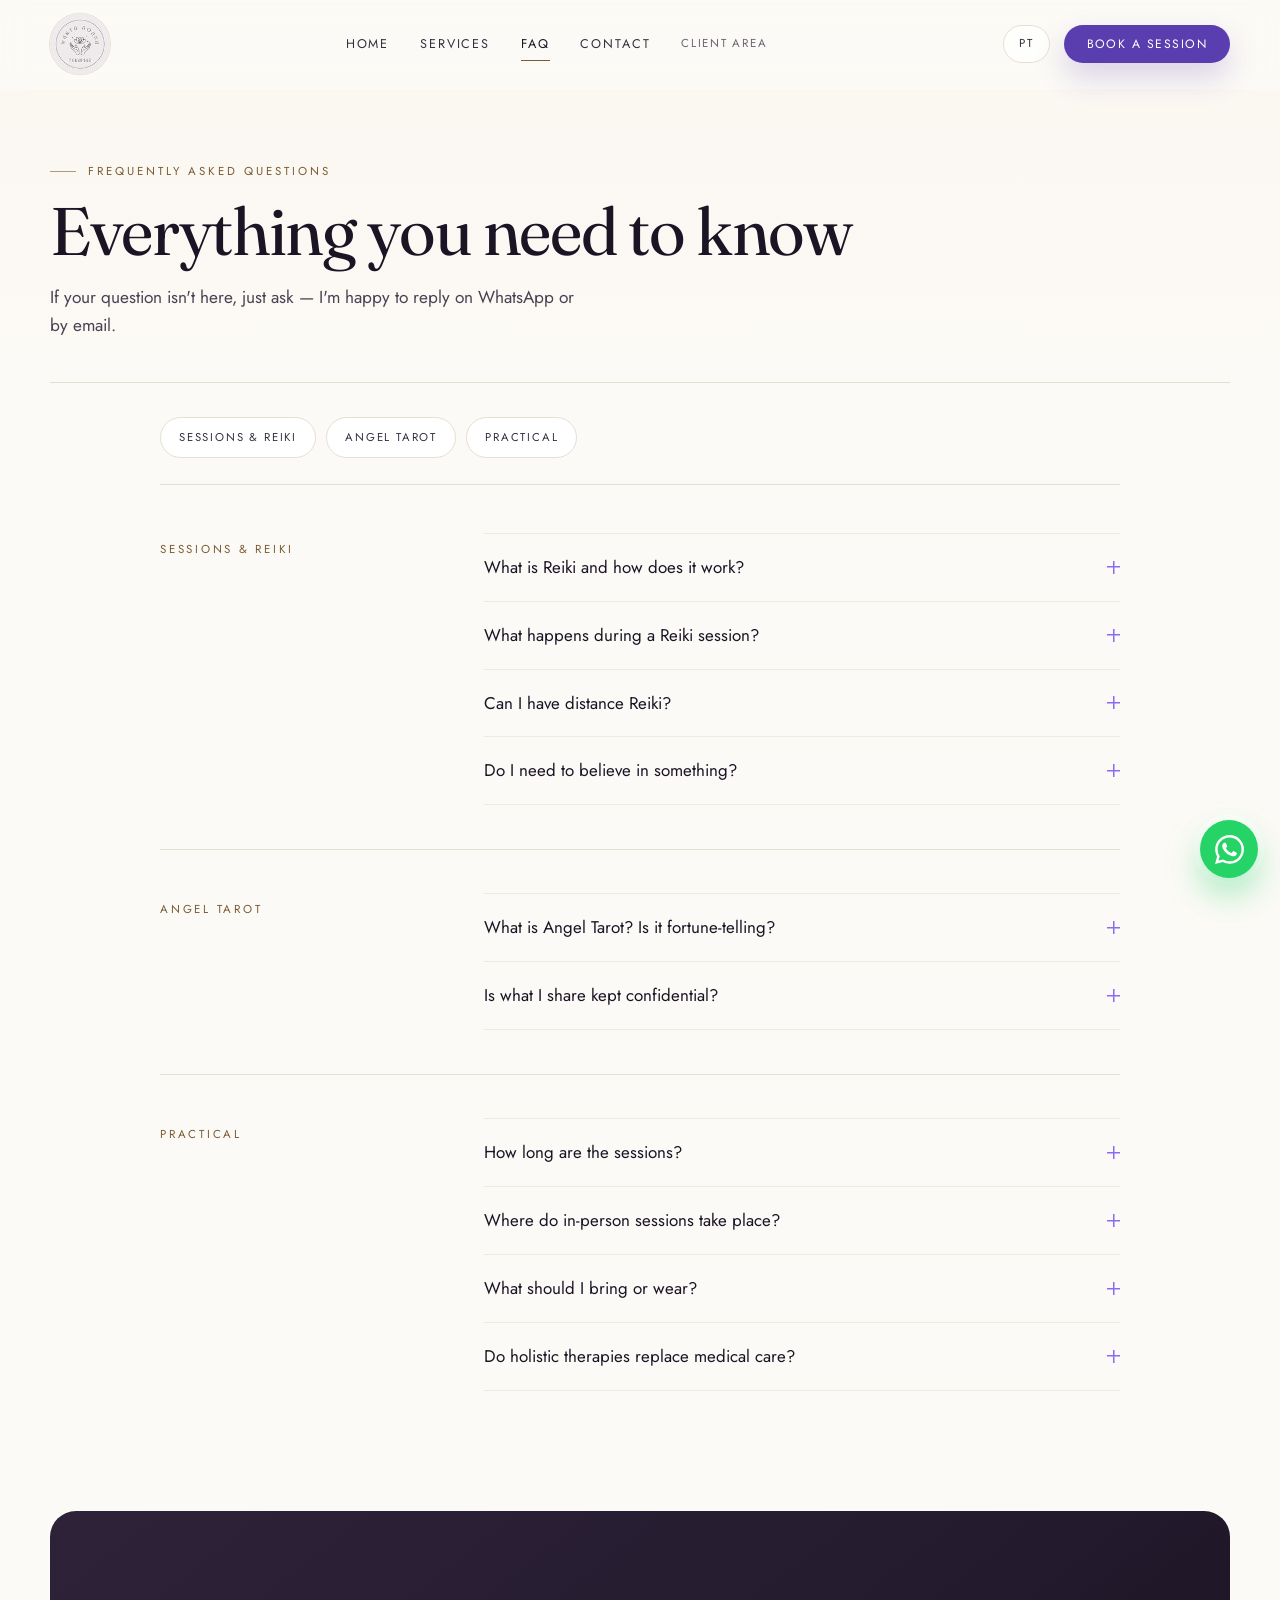
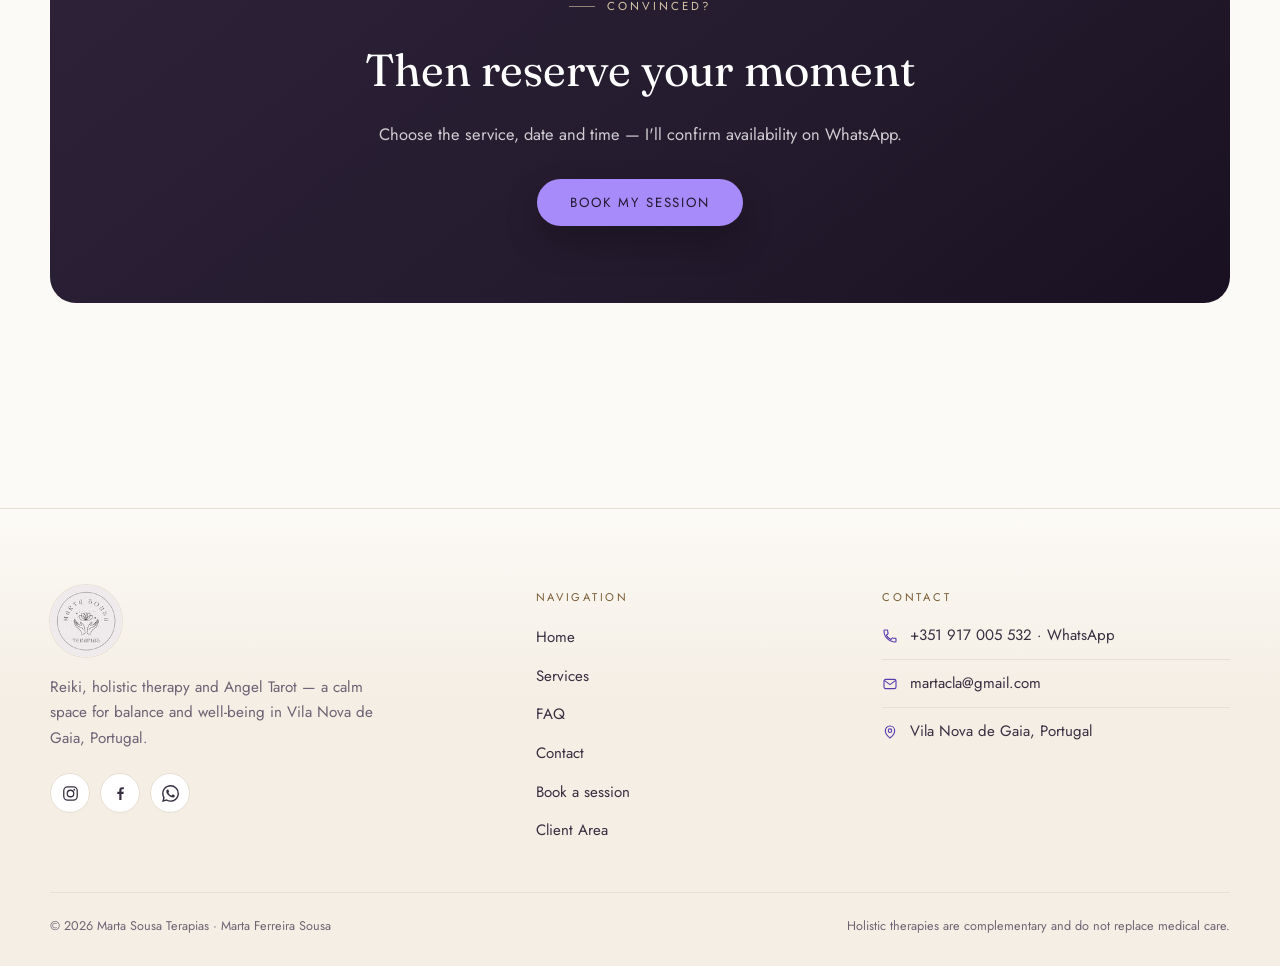
<file: en/faq.html>
<!DOCTYPE html>
<html lang="en-GB">
<head>
  <meta charset="UTF-8">
  <meta name="viewport" content="width=device-width, initial-scale=1.0">
  <title>FAQ · Marta Sousa Terapias</title>
  <meta name="description" content="Everything you need to know about Reiki sessions, Angel Tarot, durations and how to prepare for your first session.">
  <link rel="icon" type="image/svg+xml" href="../favicon.svg">
  <link rel="preconnect" href="https://fonts.googleapis.com">
  <link rel="preconnect" href="https://fonts.gstatic.com" crossorigin>
  <link href="https://fonts.googleapis.com/css2?family=Fraunces:ital,opsz,wght@0,9..144,100..900;1,9..144,100..900&family=Jost:wght@300;400;500&display=swap" rel="stylesheet">
  <link rel="stylesheet" href="../css/style.css">
</head>
<body>

  <!-- ======= CABEÇALHO ======= -->
  <header class="site-header">
    <div class="container header-inner">
      <a class="brand" href="index.html" aria-label="Marta Sousa Terapias — Home">
        <img class="brand-mark" src="../images/logo.jpeg" srcset="../images/logo-56.jpg 56w, ../images/logo-112.jpg 112w, ../images/logo-168.jpg 168w" sizes="60px" alt="Marta Sousa Terapias" width="60" height="60" decoding="async">
      </a>
      <nav class="main-nav" id="mainNav" aria-label="Main navigation">
        <a href="index.html">Home</a>
        <a href="services.html">Services</a>
        <a href="faq.html" class="active">FAQ</a>
        <a href="contact.html">Contact</a>
        <a href="client-area.html" class="nav-soft">Client Area</a>
        <a class="lang-mobile" href="../index.html" title="Versão em português">PT</a>
      </nav>
      <div class="header-actions">
        <a class="lang" href="../index.html" title="Versão em português">PT</a>
        <a class="btn btn-primary btn-sm header-cta" href="booking.html">Book a session</a>
        <button type="button" class="nav-toggle" id="navToggle" aria-expanded="false" aria-controls="mainNav" aria-label="Open menu"><span></span><span></span><span></span></button>
      </div>
    </div>
  </header>

  <main>
    <section class="page-hero">
      <div class="container">
        <p class="eyebrow">Frequently Asked Questions</p>
        <h1>Everything you need to know</h1>
        <p class="lead">If your question isn't here, just ask — I'm happy to reply on WhatsApp or by email.</p>
      </div>
    </section>

    <section class="section section--30">
      <div class="container">
        <nav class="jump-row reveal" aria-label="Frequently Asked Questions">
          <a href="#sessions" class="jump-chip">Sessions &amp; Reiki</a>
          <a href="#tarot" class="jump-chip">Angel Tarot</a>
          <a href="#practical" class="jump-chip">Practical</a>
        </nav>
        <div class="faq-wrap">
          <div class="faq-group" id="sessions">
            <h2>Sessions &amp; Reiki</h2>
            <div class="faq-list">
              <details>
                <summary>What is Reiki and how does it work?</summary>
                <div class="faq-a">Reiki is a gentle energy-harmonising technique, given through hand placement. There is no jarring movement or manipulation — the experience is one of deep relaxation, helping to relieve tension and stress and restore balance.</div>
              </details>
              <details>
                <summary>What happens during a Reiki session?</summary>
                <div class="faq-a">We begin with a short conversation to understand what brings you in. Then you lie down (or sit) comfortably, fully clothed, in a calm room with soft light. The session lasts about 60 minutes and ends with some self-care guidance.</div>
              </details>
              <details>
                <summary>Can I have distance Reiki?</summary>
                <div class="faq-a">Yes. I offer distance Reiki for those who can't attend in person, live far away, or prefer the comfort of their own space. Sessions are done by appointment, on an agreed day and time.</div>
              </details>
              <details>
                <summary>Do I need to believe in something?</summary>
                <div class="faq-a">No. Sessions adapt to each person and each belief. Simply come with an open mind and a good disposition — the rest is about caring for the present moment.</div>
              </details>
            </div>
          </div>

          <div class="faq-group" id="tarot">
            <h2>Angel Tarot</h2>
            <div class="faq-list">
              <details>
                <summary>What is Angel Tarot? Is it fortune-telling?</summary>
                <div class="faq-a">It's not fortune-telling. Angel Tarot is a tool for reflection and personal guidance, based on the messages of the Archangels. It helps you clarify the present moment and see paths and decisions with more serenity — always with respect and without judgement.</div>
              </details>
              <details>
                <summary>Is what I share kept confidential?</summary>
                <div class="faq-a">Yes, completely. Everything shared in a session — in the Tarot reading or in conversation — is treated with the greatest discretion and confidentiality.</div>
              </details>
            </div>
          </div>

          <div class="faq-group" id="practical">
            <h2>Practical</h2>
            <div class="faq-list">
              <details>
                <summary>How long are the sessions?</summary>
                <div class="faq-a">Individual Reiki: 60 minutes. Distance Reiki: 45 minutes. Angel Tarot: 50 minutes. The Reiki + Tarot experience: 90 minutes. You can see how long each session lasts on the <a href="services.html">Services</a> page. If you are unsure which one suits you best, just get in touch.</div>
              </details>
              <details>
                <summary>Where do in-person sessions take place?</summary>
                <div class="faq-a">Sessions take place in Vila Nova de Gaia, in a calm, dedicated space. For privacy and tranquillity, the exact location is shared when your booking is confirmed.</div>
              </details>
              <details>
                <summary>What should I bring or wear?</summary>
                <div class="faq-a">Just comfortable clothes. The space, the towels and the atmosphere are my care — simply arrive and switch off.</div>
              </details>
              <details>
                <summary>Do holistic therapies replace medical care?</summary>
                <div class="faq-a">No. Holistic therapies are complementary and promote well-being and balance. They do not replace medical diagnosis or treatment — please always continue with your regular medical care.</div>
              </details>
            </div>
          </div>
        </div>
        <div class="cta-band reveal cta-band--spaced">
          <p class="eyebrow">Convinced?</p>
          <h2>Then reserve your moment</h2>
          <p>Choose the service, date and time — I'll confirm availability on WhatsApp.</p>
          <a class="btn btn-primary" href="booking.html">Book my session</a>
        </div>
      </div>
    </section>
  </main>

  <!-- ======= RODAPÉ ======= -->
  <footer class="site-footer">
    <div class="container">
      <div class="footer-grid">
        <div>
          <a class="brand" href="index.html" aria-label="Marta Sousa Terapias">
            <img class="brand-mark" src="../images/logo.jpeg" srcset="../images/logo-56.jpg 56w, ../images/logo-112.jpg 112w, ../images/logo-168.jpg 168w" sizes="72px" alt="Marta Sousa Terapias" width="56" height="56" decoding="async">
          </a>
          <p class="f-tag">Reiki, holistic therapy and Angel Tarot — a calm space for balance and well-being in Vila Nova de Gaia, Portugal.</p>
          <div class="footer-social">
            <a href="https://www.instagram.com/martasousaterapias" target="_blank" rel="noopener" aria-label="Instagram">
              <svg viewBox="0 0 24 24" fill="none" stroke="currentColor" stroke-width="1.8"><rect x="2.5" y="2.5" width="19" height="19" rx="5.5"/><circle cx="12" cy="12" r="4.6"/><circle cx="17.4" cy="6.6" r="1.2" fill="currentColor" stroke="none"/></svg>
            </a>
            <a href="https://www.facebook.com/martasousaterapias" target="_blank" rel="noopener" aria-label="Facebook">
              <svg viewBox="0 0 24 24" fill="currentColor"><path d="M13.4 21v-8.2h2.8l.4-3.2h-3.2V7.5c0-.9.3-1.5 1.6-1.5h1.7V3.1c-.3 0-1.3-.1-2.4-.1-2.4 0-4 1.4-4 4v2.6H7.5v3.2h2.8V21h3.1z"/></svg>
            </a>
            <a data-wa-default href="https://wa.me/351917005532" target="_blank" rel="noopener" aria-label="WhatsApp">
              <svg viewBox="0 0 24 24" fill="currentColor"><path d="M17.472 14.382c-.297-.149-1.758-.867-2.03-.967-.273-.099-.471-.148-.67.15-.197.297-.767.966-.94 1.164-.173.199-.347.223-.644.075-.297-.15-1.255-.463-2.39-1.475-.883-.788-1.48-1.761-1.653-2.059-.173-.297-.018-.458.13-.606.134-.133.298-.347.446-.52.149-.174.198-.298.298-.497.099-.198.05-.371-.025-.52-.075-.149-.669-1.612-.916-2.207-.242-.579-.487-.5-.669-.51-.173-.008-.371-.01-.57-.01-.198 0-.52.074-.792.372-.272.297-1.04 1.016-1.04 2.479 0 1.462 1.065 2.875 1.213 3.074.149.198 2.096 3.2 5.077 4.487.709.306 1.262.489 1.694.625.712.227 1.36.195 1.871.118.571-.085 1.758-.719 2.006-1.413.248-.694.248-1.289.173-1.413-.074-.124-.272-.198-.57-.347m-5.421 7.403h-.004a9.87 9.87 0 01-5.031-1.378l-.361-.214-3.741.982.998-3.648-.235-.374a9.86 9.86 0 01-1.51-5.26c.001-5.45 4.436-9.884 9.888-9.884 2.64 0 5.122 1.03 6.988 2.898a9.825 9.825 0 012.893 6.994c-.003 5.45-4.437 9.884-9.885 9.884m8.413-18.297A11.815 11.815 0 0012.05 0C5.495 0 .16 5.335.157 11.892c0 2.096.547 4.142 1.588 5.945L.057 24l6.305-1.654a11.882 11.882 0 005.683 1.448h.005c6.554 0 11.89-5.335 11.893-11.893a11.821 11.821 0 00-3.48-8.413z"/></svg>
            </a>
          </div>
        </div>
        <div>
          <h2 class="f-h">Navigation</h2>
          <ul class="f-links">
            <li><a href="index.html">Home</a></li>
            <li><a href="services.html">Services</a></li>
            <li><a href="faq.html">FAQ</a></li>
            <li><a href="contact.html">Contact</a></li>
            <li><a href="booking.html">Book a session</a></li>
            <li><a href="client-area.html">Client Area</a></li>
          </ul>
        </div>
        <div>
          <h2 class="f-h">Contact</h2>
          <ul class="f-contact">
            <li>
              <svg viewBox="0 0 24 24"><path d="M6.6 10.8c1.5 3 3.6 5.1 6.6 6.6l2.2-2.2c.3-.3.7-.4 1-.2 1.1.4 2.3.6 3.6.6.6 0 1 .4 1 1V20c0 .6-.4 1-1 1C10.6 21 3 13.4 3 4c0-.6.4-1 1-1h3.5c.6 0 1 .4 1 1 0 1.2.2 2.4.6 3.6.1.3 0 .7-.2 1l-2.3 2.2z"/></svg>
              <span><a href="tel:+351917005532">+351 917 005 532</a> · WhatsApp</span>
            </li>
            <li>
              <svg viewBox="0 0 24 24"><rect x="3" y="5" width="18" height="14" rx="2.5"/><path d="m4 7 8 6 8-6"/></svg>
              <a href="mailto:martacla@gmail.com">martacla@gmail.com</a>
            </li>
            <li>
              <svg viewBox="0 0 24 24"><path d="M12 21s-7-5.5-7-11a7 7 0 1 1 14 0c0 5.5-7 11-7 11z"/><circle cx="12" cy="10" r="2.6"/></svg>
              <span>Vila Nova de Gaia, Portugal</span>
            </li>
          </ul>
        </div>
      </div>
      <div class="footer-bottom">
        <span>© <span id="year"></span> Marta Sousa Terapias · Marta Ferreira Sousa</span>
        <span>Holistic therapies are complementary and do not replace medical care.</span>
      </div>
    </div>
  </footer>

  <a class="whats-float" data-wa-default href="https://wa.me/351917005532" target="_blank" rel="noopener" aria-label="WhatsApp">
    <svg viewBox="0 0 24 24" fill="currentColor"><path d="M17.472 14.382c-.297-.149-1.758-.867-2.03-.967-.273-.099-.471-.148-.67.15-.197.297-.767.966-.94 1.164-.173.199-.347.223-.644.075-.297-.15-1.255-.463-2.39-1.475-.883-.788-1.48-1.761-1.653-2.059-.173-.297-.018-.458.13-.606.134-.133.298-.347.446-.52.149-.174.198-.298.298-.497.099-.198.05-.371-.025-.52-.075-.149-.669-1.612-.916-2.207-.242-.579-.487-.5-.669-.51-.173-.008-.371-.01-.57-.01-.198 0-.52.074-.792.372-.272.297-1.04 1.016-1.04 2.479 0 1.462 1.065 2.875 1.213 3.074.149.198 2.096 3.2 5.077 4.487.709.306 1.262.489 1.694.625.712.227 1.36.195 1.871.118.571-.085 1.758-.719 2.006-1.413.248-.694.248-1.289.173-1.413-.074-.124-.272-.198-.57-.347m-5.421 7.403h-.004a9.87 9.87 0 01-5.031-1.378l-.361-.214-3.741.982.998-3.648-.235-.374a9.86 9.86 0 01-1.51-5.26c.001-5.45 4.436-9.884 9.888-9.884 2.64 0 5.122 1.03 6.988 2.898a9.825 9.825 0 012.893 6.994c-.003 5.45-4.437 9.884-9.885 9.884m8.413-18.297A11.815 11.815 0 0012.05 0C5.495 0 .16 5.335.157 11.892c0 2.096.547 4.142 1.588 5.945L.057 24l6.305-1.654a11.882 11.882 0 005.683 1.448h.005c6.554 0 11.89-5.335 11.893-11.893a11.821 11.821 0 00-3.48-8.413z"/></svg>
  </a>

  <script src="../js/config.js"></script>
  <script src="../js/main.js"></script>
</body>
</html>
</file>
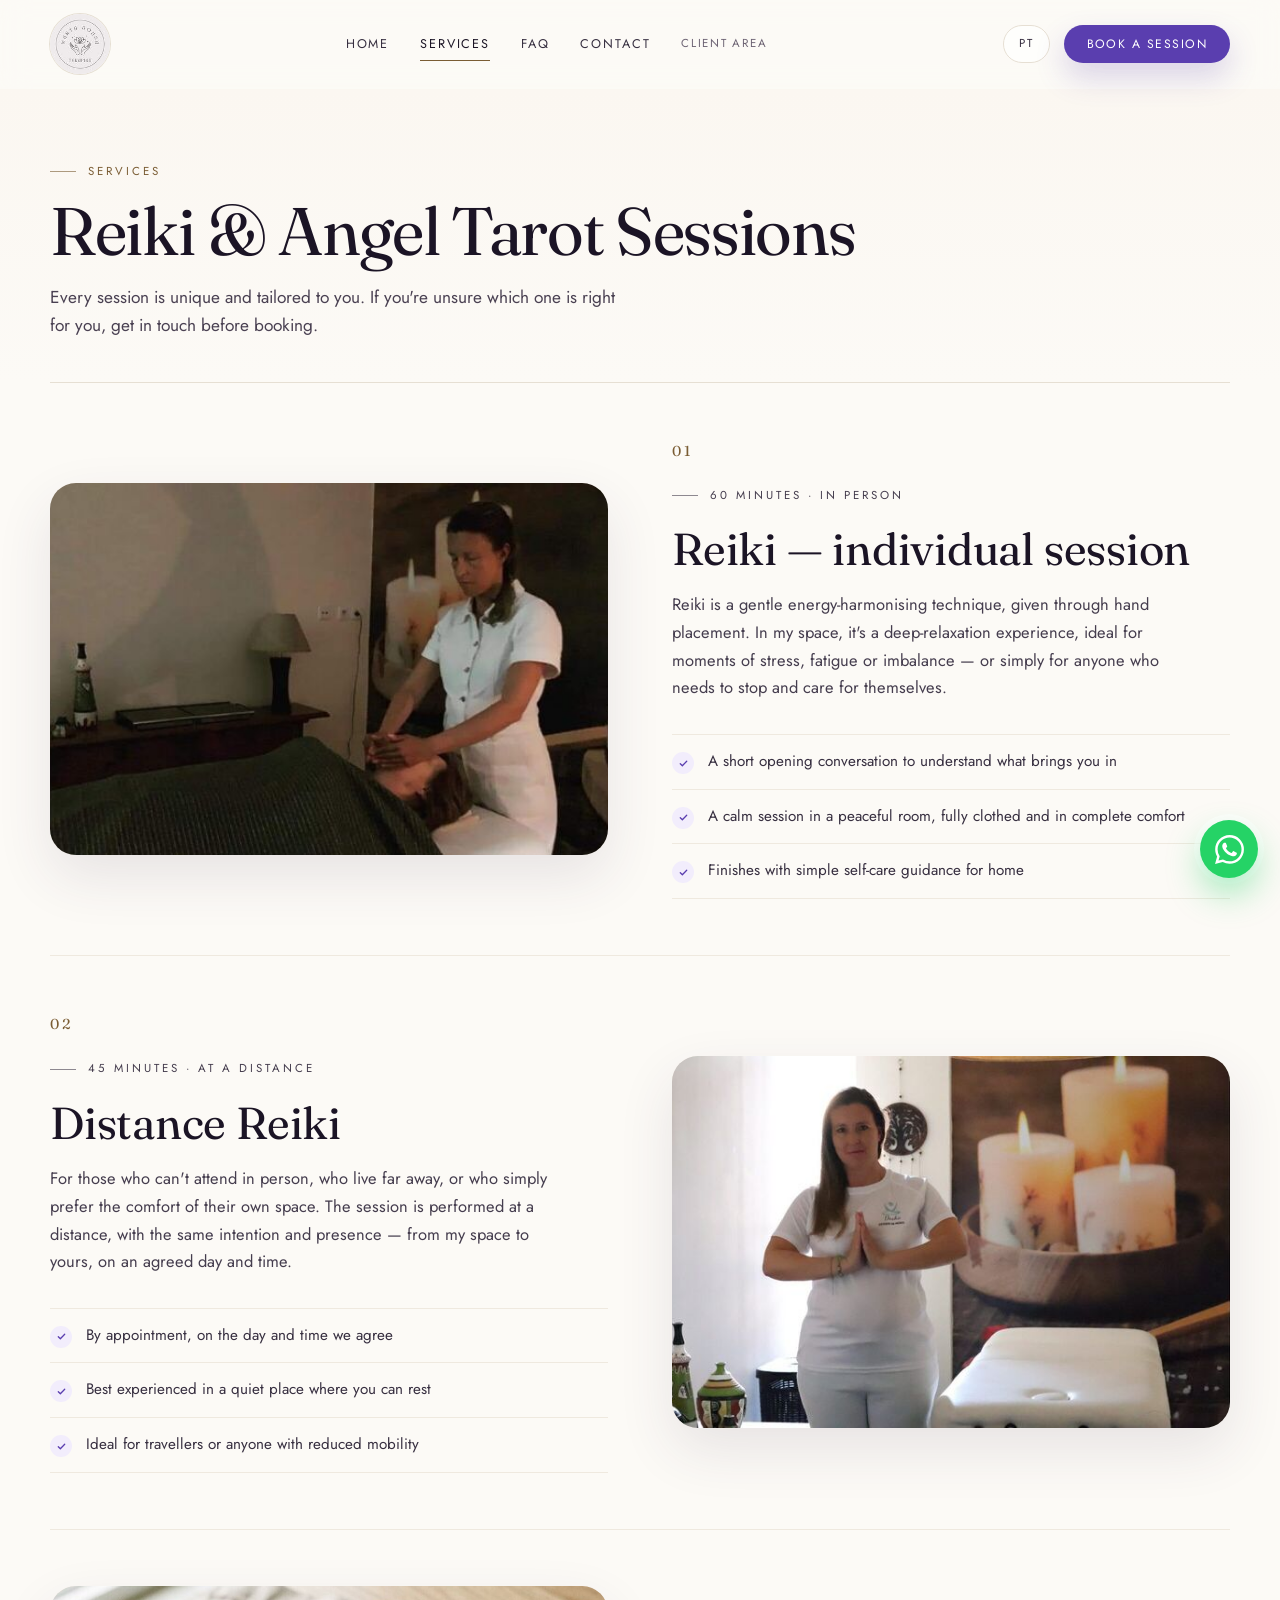
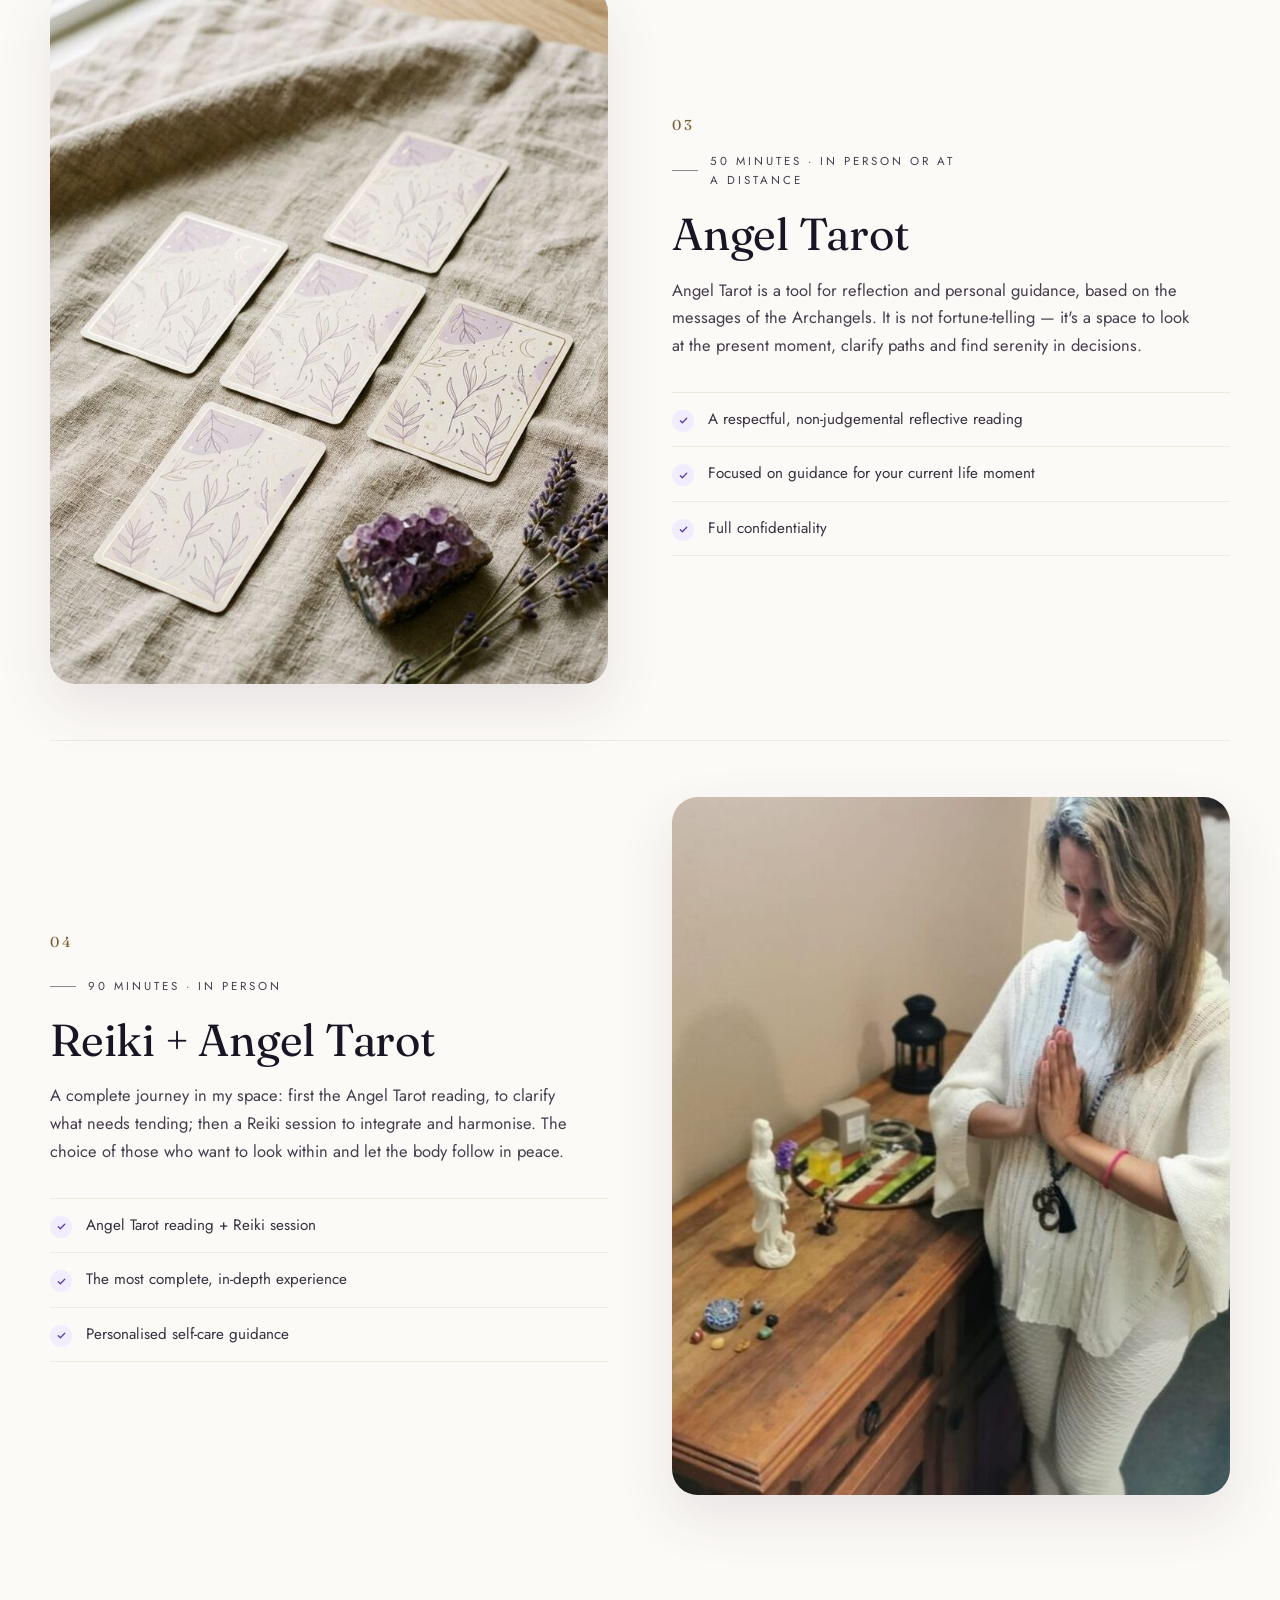
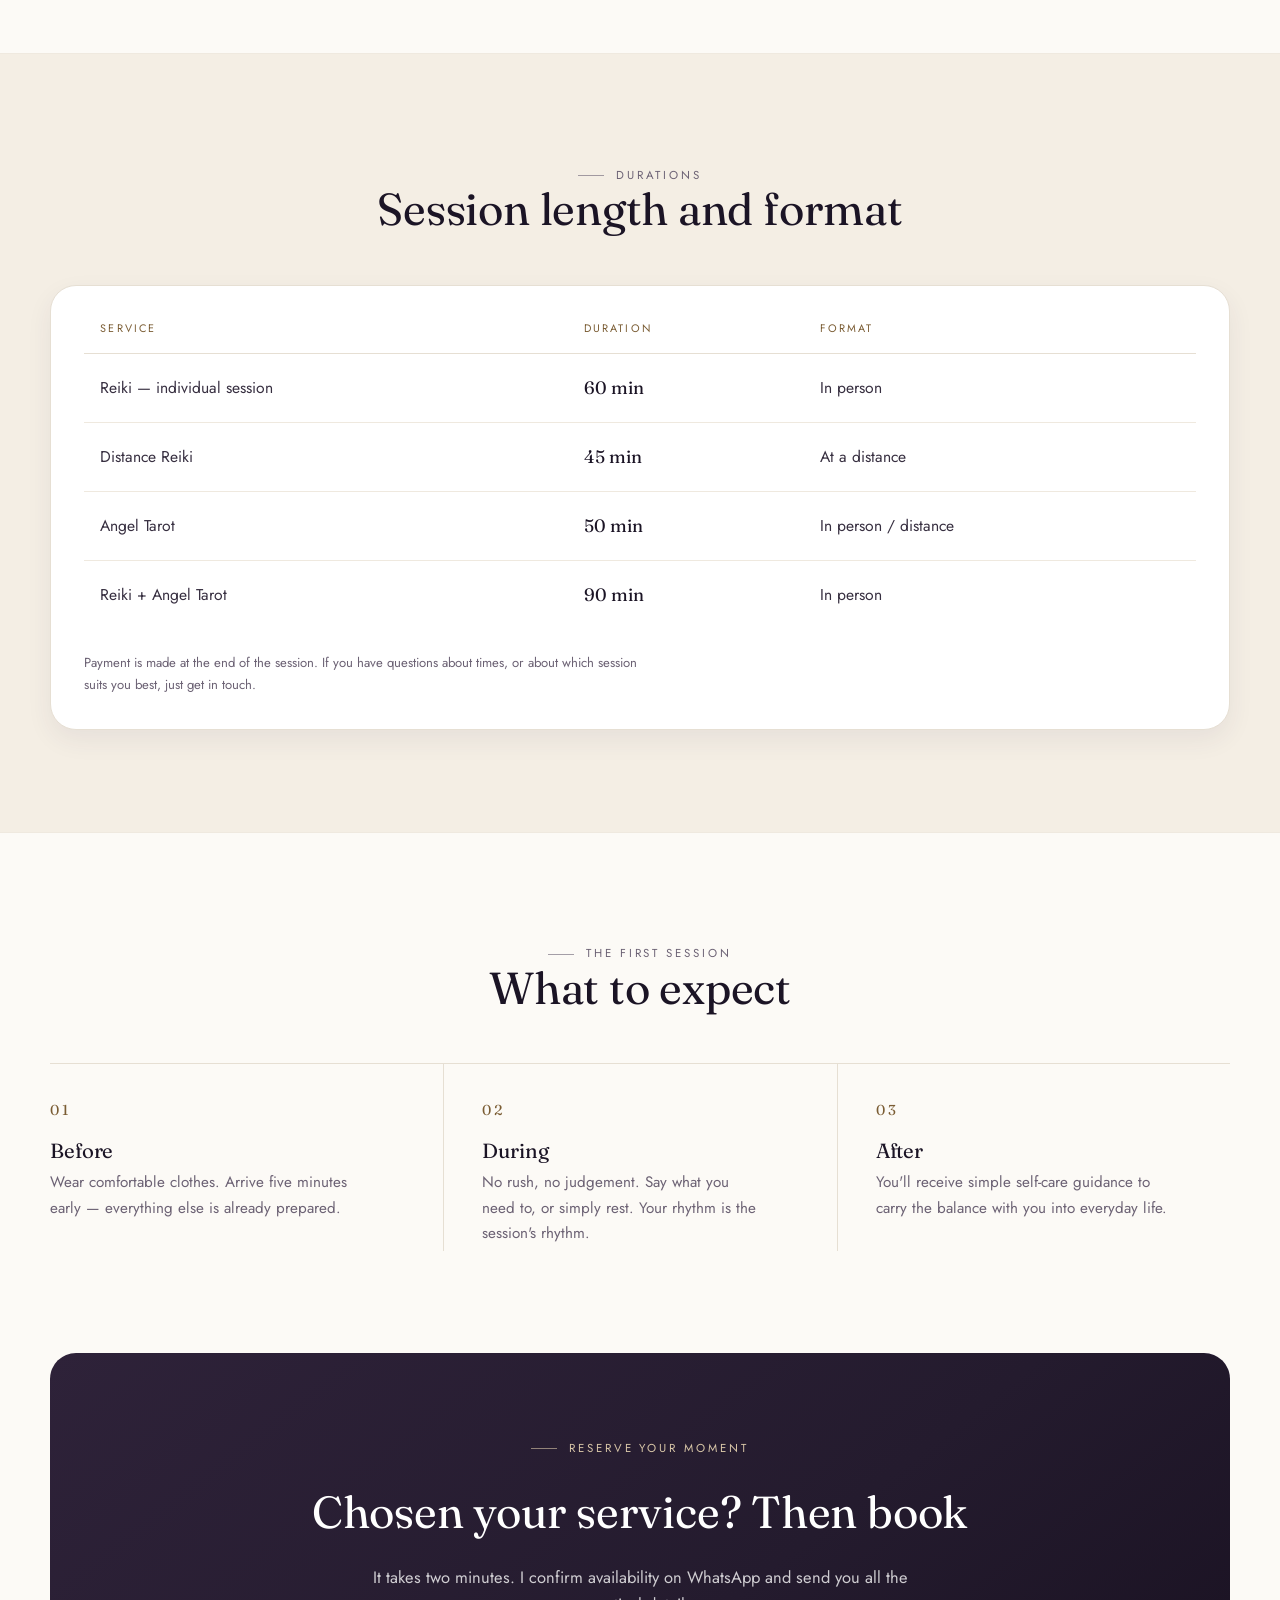
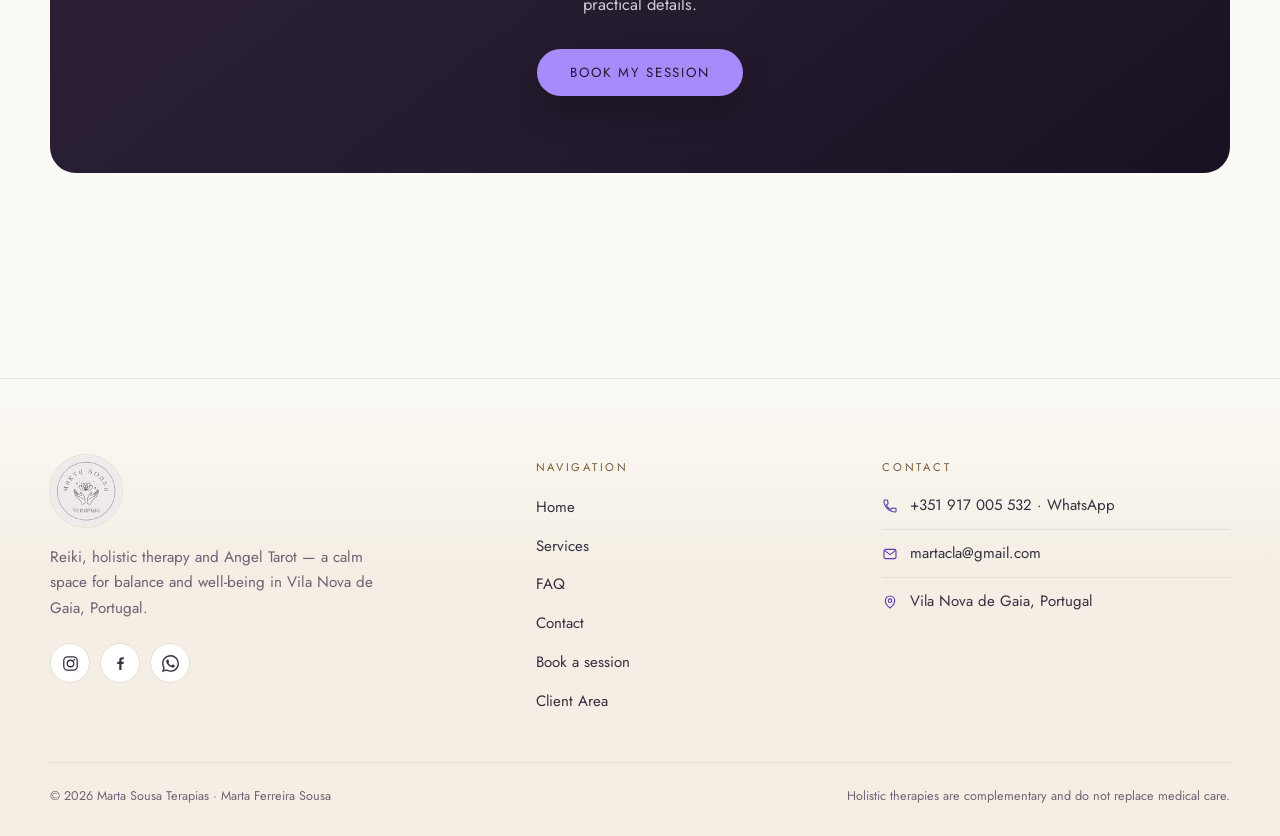
<file: en/services.html>
<!DOCTYPE html>
<html lang="en-GB">
<head>
  <meta charset="UTF-8">
  <meta name="viewport" content="width=device-width, initial-scale=1.0">
  <title>Services · Marta Sousa Terapias</title>
  <meta name="description" content="Individual Reiki, Distance Reiki and Angel Tarot in Vila Nova de Gaia. Discover the sessions and how long each one lasts.">
  <link rel="icon" type="image/svg+xml" href="../favicon.svg">
  <link rel="preconnect" href="https://fonts.googleapis.com">
  <link rel="preconnect" href="https://fonts.gstatic.com" crossorigin>
  <link href="https://fonts.googleapis.com/css2?family=Fraunces:ital,opsz,wght@0,9..144,100..900;1,9..144,100..900&family=Jost:wght@300;400;500&display=swap" rel="stylesheet">
  <link rel="stylesheet" href="../css/style.css">
</head>
<body>

  <!-- ======= CABEÇALHO ======= -->
  <header class="site-header">
    <div class="container header-inner">
      <a class="brand" href="index.html" aria-label="Marta Sousa Terapias — Home">
        <img class="brand-mark" src="../images/logo.jpeg" srcset="../images/logo-56.jpg 56w, ../images/logo-112.jpg 112w, ../images/logo-168.jpg 168w" sizes="60px" alt="Marta Sousa Terapias" width="60" height="60" decoding="async">
      </a>
      <nav class="main-nav" id="mainNav" aria-label="Main navigation">
        <a href="index.html">Home</a>
        <a href="services.html" class="active">Services</a>
        <a href="faq.html">FAQ</a>
        <a href="contact.html">Contact</a>
        <a href="client-area.html" class="nav-soft">Client Area</a>
        <a class="lang-mobile" href="../index.html" title="Versão em português">PT</a>
      </nav>
      <div class="header-actions">
        <a class="lang" href="../index.html" title="Versão em português">PT</a>
        <a class="btn btn-primary btn-sm header-cta" href="booking.html">Book a session</a>
        <button type="button" class="nav-toggle" id="navToggle" aria-expanded="false" aria-controls="mainNav" aria-label="Open menu"><span></span><span></span><span></span></button>
      </div>
    </div>
  </header>

  <main>
    <section class="page-hero">
      <div class="container">
        <p class="eyebrow">Services</p>
        <h1>Reiki &amp; Angel Tarot Sessions</h1>
        <p class="lead">Every session is unique and tailored to you. If you're unsure which one is right for you, get in touch before booking.</p>
      </div>
    </section>

    <section class="section section--20">
      <div class="container">
        <article class="service-block reveal" id="reiki">
          <div class="svc-img svc-img--wide"><img src="../images/marta-reiki.jpg" srcset="../images/marta-reiki-400.jpg 400w, ../images/marta-reiki-600.jpg 600w, ../images/marta-reiki-800.jpg 800w, ../images/marta-reiki.jpg 1200w" sizes="(max-width: 980px) calc(100vw - 48px), 554px" alt="Marta giving Reiki to a client in her space" width="1200" height="676" loading="lazy" decoding="async"></div>
          <div class="service-copy">
            <span class="service-index">01</span>
            <p class="eyebrow">60 minutes · In person</p>
            <h2>Reiki — individual session</h2>
            <p>Reiki is a gentle energy-harmonising technique, given through hand placement. In my space, it's a deep-relaxation experience, ideal for moments of stress, fatigue or imbalance — or simply for anyone who needs to stop and care for themselves.</p>
            <ul class="includes">
              <li><span class="tick"><svg viewBox="0 0 24 24"><path d="m5 12.5 4.5 4.5L19 7" stroke-linecap="round" stroke-linejoin="round"/></svg></span> A short opening conversation to understand what brings you in</li>
              <li><span class="tick"><svg viewBox="0 0 24 24"><path d="m5 12.5 4.5 4.5L19 7" stroke-linecap="round" stroke-linejoin="round"/></svg></span> A calm session in a peaceful room, fully clothed and in complete comfort</li>
              <li><span class="tick"><svg viewBox="0 0 24 24"><path d="m5 12.5 4.5 4.5L19 7" stroke-linecap="round" stroke-linejoin="round"/></svg></span> Finishes with simple self-care guidance for home</li>
            </ul>
          </div>
        </article>

        <article class="service-block reverse reveal" id="distance-reiki">
          <div class="svc-img svc-img--wide"><img src="../images/marta-altar.jpg" srcset="../images/marta-altar-400.jpg 400w, ../images/marta-altar-600.jpg 600w, ../images/marta-altar-800.jpg 800w, ../images/marta-altar.jpg 1200w" sizes="(max-width: 980px) calc(100vw - 48px), 554px" alt="Marta in prayer beside the altar in her space" width="1200" height="798" loading="lazy" decoding="async"></div>
          <div class="service-copy">
            <span class="service-index">02</span>
            <p class="eyebrow">45 minutes · At a distance</p>
            <h2>Distance Reiki</h2>
            <p>For those who can't attend in person, who live far away, or who simply prefer the comfort of their own space. The session is performed at a distance, with the same intention and presence — from my space to yours, on an agreed day and time.</p>
            <ul class="includes">
              <li><span class="tick"><svg viewBox="0 0 24 24"><path d="m5 12.5 4.5 4.5L19 7" stroke-linecap="round" stroke-linejoin="round"/></svg></span> By appointment, on the day and time we agree</li>
              <li><span class="tick"><svg viewBox="0 0 24 24"><path d="m5 12.5 4.5 4.5L19 7" stroke-linecap="round" stroke-linejoin="round"/></svg></span> Best experienced in a quiet place where you can rest</li>
              <li><span class="tick"><svg viewBox="0 0 24 24"><path d="m5 12.5 4.5 4.5L19 7" stroke-linecap="round" stroke-linejoin="round"/></svg></span> Ideal for travellers or anyone with reduced mobility</li>
            </ul>
          </div>
        </article>

        <article class="service-block reveal" id="tarot">
          <div class="svc-img svc-img--tall"><img src="../images/g2.jpg" srcset="../images/g2-400.jpg 400w, ../images/g2-720.jpg 720w, ../images/g2.jpg 768w" sizes="(max-width: 980px) calc(100vw - 48px), 554px" alt="Face-down tarot cards on linen" width="768" height="1376" loading="lazy" decoding="async"></div>
          <div class="service-copy">
            <span class="service-index">03</span>
            <p class="eyebrow">50 minutes · In person or at a distance</p>
            <h2>Angel Tarot</h2>
            <p>Angel Tarot is a tool for reflection and personal guidance, based on the messages of the Archangels. It is not fortune-telling — it's a space to look at the present moment, clarify paths and find serenity in decisions.</p>
            <ul class="includes">
              <li><span class="tick"><svg viewBox="0 0 24 24"><path d="m5 12.5 4.5 4.5L19 7" stroke-linecap="round" stroke-linejoin="round"/></svg></span> A respectful, non-judgemental reflective reading</li>
              <li><span class="tick"><svg viewBox="0 0 24 24"><path d="m5 12.5 4.5 4.5L19 7" stroke-linecap="round" stroke-linejoin="round"/></svg></span> Focused on guidance for your current life moment</li>
              <li><span class="tick"><svg viewBox="0 0 24 24"><path d="m5 12.5 4.5 4.5L19 7" stroke-linecap="round" stroke-linejoin="round"/></svg></span> Full confidentiality</li>
            </ul>
          </div>
        </article>

        <article class="service-block reverse reveal" id="combo">
          <div class="svc-img svc-img--tall"><img src="../images/marta-dosha.jpg" srcset="../images/marta-dosha-480.jpg 480w, ../images/marta-dosha-720.jpg 720w, ../images/marta-dosha.jpg 900w" sizes="(max-width: 980px) calc(100vw - 48px), 554px" alt="Marta smiling beside her altar" width="900" height="898" loading="lazy" decoding="async"></div>
          <div class="service-copy">
            <span class="service-index">04</span>
            <p class="eyebrow">90 minutes · In person</p>
            <h2>Reiki + Angel Tarot</h2>
            <p>A complete journey in my space: first the Angel Tarot reading, to clarify what needs tending; then a Reiki session to integrate and harmonise. The choice of those who want to look within and let the body follow in peace.</p>
            <ul class="includes">
              <li><span class="tick"><svg viewBox="0 0 24 24"><path d="m5 12.5 4.5 4.5L19 7" stroke-linecap="round" stroke-linejoin="round"/></svg></span> Angel Tarot reading + Reiki session</li>
              <li><span class="tick"><svg viewBox="0 0 24 24"><path d="m5 12.5 4.5 4.5L19 7" stroke-linecap="round" stroke-linejoin="round"/></svg></span> The most complete, in-depth experience</li>
              <li><span class="tick"><svg viewBox="0 0 24 24"><path d="m5 12.5 4.5 4.5L19 7" stroke-linecap="round" stroke-linejoin="round"/></svg></span> Personalised self-care guidance</li>
            </ul>
          </div>
        </article>
      </div>
    </section>

    <!-- DURAÇÕES -->
    <section class="section section--sand">
      <div class="container">
        <div class="section-head center reveal">
          <p class="eyebrow">Durations</p>
          <h2>Session length and format</h2>
        </div>
        <div class="table-card reveal">
          <div class="table-scroll">
            <table class="svc-table">
              <thead>
                <tr><th>Service</th><th>Duration</th><th>Format</th></tr>
              </thead>
              <tbody>
              <tr><td>Reiki — individual session</td><td>60 min</td><td>In person</td></tr>
              <tr><td>Distance Reiki</td><td>45 min</td><td>At a distance</td></tr>
              <tr><td>Angel Tarot</td><td>50 min</td><td>In person / distance</td></tr>
              <tr><td>Reiki + Angel Tarot</td><td>90 min</td><td>In person</td></tr>
              </tbody>
            </table>
          </div>
          <p class="table-note">Payment is made at the end of the session. If you have questions about times, or about which session suits you best, just get in touch.</p>
        </div>
      </div>
    </section>

    <!-- O QUE ESPERAR -->
    <section class="section">
      <div class="container">
        <div class="section-head center reveal">
          <p class="eyebrow">The first session</p>
          <h2>What to expect</h2>
        </div>
        <div class="steps">
          <div class="step reveal">
            <span class="step-num">01</span>
            <h3>Before</h3>
            <p>Wear comfortable clothes. Arrive five minutes early — everything else is already prepared.</p>
          </div>
          <div class="step reveal">
            <span class="step-num">02</span>
            <h3>During</h3>
            <p>No rush, no judgement. Say what you need to, or simply rest. Your rhythm is the session's rhythm.</p>
          </div>
          <div class="step reveal">
            <span class="step-num">03</span>
            <h3>After</h3>
            <p>You'll receive simple self-care guidance to carry the balance with you into everyday life.</p>
          </div>
        </div>
      </div>
    </section>

    <!-- CTA -->
    <section class="section section--10">
      <div class="container">
        <div class="cta-band reveal">
          <p class="eyebrow">Reserve your moment</p>
          <h2>Chosen your service? Then book</h2>
          <p>It takes two minutes. I confirm availability on WhatsApp and send you all the practical details.</p>
          <a class="btn btn-primary" href="booking.html">Book my session</a>
        </div>
      </div>
    </section>
  </main>

  <!-- ======= RODAPÉ ======= -->
  <footer class="site-footer">
    <div class="container">
      <div class="footer-grid">
        <div>
          <a class="brand" href="index.html" aria-label="Marta Sousa Terapias">
            <img class="brand-mark" src="../images/logo.jpeg" srcset="../images/logo-56.jpg 56w, ../images/logo-112.jpg 112w, ../images/logo-168.jpg 168w" sizes="72px" alt="Marta Sousa Terapias" width="56" height="56" decoding="async">
          </a>
          <p class="f-tag">Reiki, holistic therapy and Angel Tarot — a calm space for balance and well-being in Vila Nova de Gaia, Portugal.</p>
          <div class="footer-social">
            <a href="https://www.instagram.com/martasousaterapias" target="_blank" rel="noopener" aria-label="Instagram">
              <svg viewBox="0 0 24 24" fill="none" stroke="currentColor" stroke-width="1.8"><rect x="2.5" y="2.5" width="19" height="19" rx="5.5"/><circle cx="12" cy="12" r="4.6"/><circle cx="17.4" cy="6.6" r="1.2" fill="currentColor" stroke="none"/></svg>
            </a>
            <a href="https://www.facebook.com/martasousaterapias" target="_blank" rel="noopener" aria-label="Facebook">
              <svg viewBox="0 0 24 24" fill="currentColor"><path d="M13.4 21v-8.2h2.8l.4-3.2h-3.2V7.5c0-.9.3-1.5 1.6-1.5h1.7V3.1c-.3 0-1.3-.1-2.4-.1-2.4 0-4 1.4-4 4v2.6H7.5v3.2h2.8V21h3.1z"/></svg>
            </a>
            <a data-wa-default href="https://wa.me/351917005532" target="_blank" rel="noopener" aria-label="WhatsApp">
              <svg viewBox="0 0 24 24" fill="currentColor"><path d="M17.472 14.382c-.297-.149-1.758-.867-2.03-.967-.273-.099-.471-.148-.67.15-.197.297-.767.966-.94 1.164-.173.199-.347.223-.644.075-.297-.15-1.255-.463-2.39-1.475-.883-.788-1.48-1.761-1.653-2.059-.173-.297-.018-.458.13-.606.134-.133.298-.347.446-.52.149-.174.198-.298.298-.497.099-.198.05-.371-.025-.52-.075-.149-.669-1.612-.916-2.207-.242-.579-.487-.5-.669-.51-.173-.008-.371-.01-.57-.01-.198 0-.52.074-.792.372-.272.297-1.04 1.016-1.04 2.479 0 1.462 1.065 2.875 1.213 3.074.149.198 2.096 3.2 5.077 4.487.709.306 1.262.489 1.694.625.712.227 1.36.195 1.871.118.571-.085 1.758-.719 2.006-1.413.248-.694.248-1.289.173-1.413-.074-.124-.272-.198-.57-.347m-5.421 7.403h-.004a9.87 9.87 0 01-5.031-1.378l-.361-.214-3.741.982.998-3.648-.235-.374a9.86 9.86 0 01-1.51-5.26c.001-5.45 4.436-9.884 9.888-9.884 2.64 0 5.122 1.03 6.988 2.898a9.825 9.825 0 012.893 6.994c-.003 5.45-4.437 9.884-9.885 9.884m8.413-18.297A11.815 11.815 0 0012.05 0C5.495 0 .16 5.335.157 11.892c0 2.096.547 4.142 1.588 5.945L.057 24l6.305-1.654a11.882 11.882 0 005.683 1.448h.005c6.554 0 11.89-5.335 11.893-11.893a11.821 11.821 0 00-3.48-8.413z"/></svg>
            </a>
          </div>
        </div>
        <div>
          <h2 class="f-h">Navigation</h2>
          <ul class="f-links">
            <li><a href="index.html">Home</a></li>
            <li><a href="services.html">Services</a></li>
            <li><a href="faq.html">FAQ</a></li>
            <li><a href="contact.html">Contact</a></li>
            <li><a href="booking.html">Book a session</a></li>
            <li><a href="client-area.html">Client Area</a></li>
          </ul>
        </div>
        <div>
          <h2 class="f-h">Contact</h2>
          <ul class="f-contact">
            <li>
              <svg viewBox="0 0 24 24"><path d="M6.6 10.8c1.5 3 3.6 5.1 6.6 6.6l2.2-2.2c.3-.3.7-.4 1-.2 1.1.4 2.3.6 3.6.6.6 0 1 .4 1 1V20c0 .6-.4 1-1 1C10.6 21 3 13.4 3 4c0-.6.4-1 1-1h3.5c.6 0 1 .4 1 1 0 1.2.2 2.4.6 3.6.1.3 0 .7-.2 1l-2.3 2.2z"/></svg>
              <span><a href="tel:+351917005532">+351 917 005 532</a> · WhatsApp</span>
            </li>
            <li>
              <svg viewBox="0 0 24 24"><rect x="3" y="5" width="18" height="14" rx="2.5"/><path d="m4 7 8 6 8-6"/></svg>
              <a href="mailto:martacla@gmail.com">martacla@gmail.com</a>
            </li>
            <li>
              <svg viewBox="0 0 24 24"><path d="M12 21s-7-5.5-7-11a7 7 0 1 1 14 0c0 5.5-7 11-7 11z"/><circle cx="12" cy="10" r="2.6"/></svg>
              <span>Vila Nova de Gaia, Portugal</span>
            </li>
          </ul>
        </div>
      </div>
      <div class="footer-bottom">
        <span>© <span id="year"></span> Marta Sousa Terapias · Marta Ferreira Sousa</span>
        <span>Holistic therapies are complementary and do not replace medical care.</span>
      </div>
    </div>
  </footer>

  <a class="whats-float" data-wa-default href="https://wa.me/351917005532" target="_blank" rel="noopener" aria-label="WhatsApp">
    <svg viewBox="0 0 24 24" fill="currentColor"><path d="M17.472 14.382c-.297-.149-1.758-.867-2.03-.967-.273-.099-.471-.148-.67.15-.197.297-.767.966-.94 1.164-.173.199-.347.223-.644.075-.297-.15-1.255-.463-2.39-1.475-.883-.788-1.48-1.761-1.653-2.059-.173-.297-.018-.458.13-.606.134-.133.298-.347.446-.52.149-.174.198-.298.298-.497.099-.198.05-.371-.025-.52-.075-.149-.669-1.612-.916-2.207-.242-.579-.487-.5-.669-.51-.173-.008-.371-.01-.57-.01-.198 0-.52.074-.792.372-.272.297-1.04 1.016-1.04 2.479 0 1.462 1.065 2.875 1.213 3.074.149.198 2.096 3.2 5.077 4.487.709.306 1.262.489 1.694.625.712.227 1.36.195 1.871.118.571-.085 1.758-.719 2.006-1.413.248-.694.248-1.289.173-1.413-.074-.124-.272-.198-.57-.347m-5.421 7.403h-.004a9.87 9.87 0 01-5.031-1.378l-.361-.214-3.741.982.998-3.648-.235-.374a9.86 9.86 0 01-1.51-5.26c.001-5.45 4.436-9.884 9.888-9.884 2.64 0 5.122 1.03 6.988 2.898a9.825 9.825 0 012.893 6.994c-.003 5.45-4.437 9.884-9.885 9.884m8.413-18.297A11.815 11.815 0 0012.05 0C5.495 0 .16 5.335.157 11.892c0 2.096.547 4.142 1.588 5.945L.057 24l6.305-1.654a11.882 11.882 0 005.683 1.448h.005c6.554 0 11.89-5.335 11.893-11.893a11.821 11.821 0 00-3.48-8.413z"/></svg>
  </a>

  <script src="../js/config.js"></script>
  <script src="../js/main.js"></script>
</body>
</html>
</file>
<file: css/style.css>
/* ============================================================
   Marta Sousa Terapias — style.css
   Direção de arte: "editorial calmo"
   Paleta: papel quente #FCFAF6 · areia #F4EEE4 · lilás #A78BFA ·
           terroso #7A5C33 · ameixa #241B2E
   Personalidade: calma, serena, artesanal — com hierarquia
   tipográfica forte (serifa de display + sans geométrica).
   ============================================================ */

:root{
  /* ---------- superfícies ---------- */
  --paper:#FCFAF6;
  --surface:#FFFFFF;
  --sand:#F4EEE4;
  --sand-deep:#EAE1D3;

  /* ---------- tinta ---------- */
  --ink:#1B1425;
  --text:#372F40;
  --muted:#6C6274;
  --faint:#6E6474;

  /* ---------- acentos ---------- */
  --lilac:#A78BFA;
  --lilac-strong:#8B6CF0;
  --lilac-deep:#5A3EAF;
  --lilac-soft:#F2EDFC;
  --earth:#7A5C33;
  --earth-soft:#E6DAC6;
  --plum:#241B2E;
  --plum-2:#2E2239;

  /* ---------- linhas ---------- */
  --line:#E6DFD3;
  --line-soft:#EFE9DF;

  /* ---------- formas ---------- */
  --radius-sm:10px;
  --radius:16px;
  --radius-lg:26px;
  --arch:50% 50% var(--radius) var(--radius) / 32% 32% var(--radius) var(--radius);

  --shadow:0 22px 55px rgba(60,42,80,.11);
  --shadow-sm:0 10px 26px rgba(60,42,80,.07);

  --font-display:"Fraunces","Cormorant Garamond",Georgia,"Times New Roman",serif;
  --font-body:"Jost","Avenir Next","Segoe UI",system-ui,-apple-system,sans-serif;
  --wa:#25D366;

  --header-h:88px;
  --container:1180px;
}

*,*::before,*::after{box-sizing:border-box}
html{
  scroll-behavior:smooth;
  scroll-padding-top:calc(var(--header-h) + 16px);
  -webkit-text-size-adjust:100%;
}
body{
  margin:0;
  background:var(--paper);
  color:var(--text);
  font-family:var(--font-body);
  font-size:16.5px;
  line-height:1.68;
  font-weight:400;
  -webkit-font-smoothing:antialiased;
  text-rendering:optimizeLegibility;
}
/* Imagens fluidas por omissão. `height:auto` preserva a proporção
   quando width/height vêm declarados no HTML (evita layout shift). */
img{max-width:100%;height:auto;display:block}
a{color:var(--lilac-deep);text-decoration:none;transition:color .25s ease}
a:hover{color:var(--lilac-strong)}
:focus-visible{outline:2px solid var(--lilac-strong);outline-offset:3px;border-radius:4px}

/* ---------- tipografia ---------- */
h1,h2,h3,h4{
  font-family:var(--font-display);
  color:var(--ink);
  font-weight:400;
  line-height:1.08;
  margin:0 0 .6em;
  letter-spacing:-.005em;
  text-wrap:balance;
}
h1{font-size:clamp(2.6rem,5.4vw,4.2rem);letter-spacing:-.02em;line-height:1.02}
h2{font-size:clamp(1.95rem,3.5vw,2.95rem)}
h3{font-size:clamp(1.25rem,1.6vw,1.45rem);line-height:1.15}
h4{font-size:1.1rem}
p{margin:0 0 1.15em;text-wrap:pretty}
p:last-child{margin-bottom:0}
em{font-style:italic;color:var(--lilac-deep)}
strong{font-weight:500;color:var(--ink)}
.container{width:min(var(--container),100% - 48px);margin-inline:auto}
.lead{font-size:clamp(1.05rem,1.35vw,1.19rem);color:#4A4152;max-width:58ch;line-height:1.62}
.muted{color:var(--muted)}
.small{font-size:.85rem}
.text-center{text-align:center}

/* ---------- micro-componentes ---------- */
.eyebrow{
  display:inline-flex;align-items:center;gap:12px;
  font-size:.72rem;letter-spacing:.26em;text-transform:uppercase;
  color:var(--earth);font-weight:400;margin:0 0 20px;
}
.eyebrow::before{content:"";width:26px;height:1px;background:currentColor;opacity:.6;flex:none}
.section{padding:clamp(64px,8vw,112px) 0}
.section--10{padding-top:0}
.section--20{padding-top:24px}
.section--30{padding-top:34px}
.section--40{padding-top:44px}
.section--sand{background:var(--sand);border-block:1px solid var(--line-soft)}
.section--sand + .section--sand{border-top:0}
.hero + .section--sand{border-top:0}
.section-head{max-width:660px;margin-bottom:clamp(34px,4vw,52px)}
.section-head.center{margin-inline:auto;text-align:center}
.section-head p{color:var(--muted);margin-bottom:0}
.section-head h2 + p{margin-top:14px}
.cta-line{margin:clamp(28px,3.4vw,42px) 0 0}
.legal-note{text-align:center;margin:clamp(32px,4vw,52px) 0 0}
.table-scroll{overflow-x:auto}

/* ---------- botões e ligações ---------- */
.btn{
  display:inline-flex;align-items:center;justify-content:center;gap:10px;
  padding:16px 32px;border-radius:999px;border:1px solid transparent;
  font-family:var(--font-body);font-size:.83rem;font-weight:400;
  letter-spacing:.14em;text-transform:uppercase;line-height:1;
  cursor:pointer;transition:background .3s ease,color .3s ease,border-color .3s ease,transform .3s ease,box-shadow .3s ease;
  white-space:nowrap;
}
.btn-primary{background:var(--lilac-deep);color:#fff;box-shadow:0 14px 30px rgba(90,62,175,.22)}
.btn-primary:hover{background:#472F8F;color:#fff;transform:translateY(-2px);box-shadow:0 18px 34px rgba(90,62,175,.28)}
.btn-ghost{background:transparent;border-color:var(--line);color:var(--ink)}
.btn-ghost:hover{border-color:var(--lilac-strong);color:var(--lilac-deep);background:var(--lilac-soft)}
.btn-sm{padding:12px 22px;font-size:.76rem;letter-spacing:.12em}
.btn-block{width:100%}
.more-link{
  display:inline-flex;align-items:center;gap:9px;
  font-size:.8rem;font-weight:400;letter-spacing:.16em;text-transform:uppercase;
  color:var(--ink);border-bottom:1px solid var(--line);padding-bottom:5px;
  transition:color .3s ease,border-color .3s ease,gap .3s ease;
}
.more-link::after{content:"→";font-size:.95rem;transition:transform .3s ease}
.more-link:hover{color:var(--lilac-deep);border-color:var(--lilac);gap:13px}

/* ---------- cabeçalho ---------- */
.site-header{
  position:sticky;top:0;z-index:60;
  background:rgba(252,250,246,.82);
  backdrop-filter:blur(14px);-webkit-backdrop-filter:blur(14px);
  border-bottom:1px solid transparent;
  transition:background .35s ease,border-color .35s ease,box-shadow .35s ease;
}
html.is-scrolled .site-header{
  background:rgba(255,255,255,.92);
  border-bottom-color:var(--line);
  box-shadow:0 14px 34px rgba(60,42,80,.06);
}
.header-inner{display:flex;align-items:center;gap:22px;height:var(--header-h)}
.brand{display:flex;align-items:center;gap:12px;flex:none}
.brand-mark{
  width:60px;height:60px;flex:none;display:block;object-fit:contain;
  border-radius:50%;background:#fff;box-shadow:0 0 0 1px var(--line);
}
.main-nav{display:flex;align-items:center;gap:clamp(18px,2.4vw,32px);margin-inline:auto}
.main-nav a{
  position:relative;padding:6px 0;font-size:.79rem;font-weight:400;
  letter-spacing:.15em;text-transform:uppercase;color:var(--text);
}
.main-nav a::after{
  content:"";position:absolute;left:0;right:0;bottom:0;height:1px;
  background:var(--earth);transform:scaleX(0);transform-origin:left;
  transition:transform .35s ease;
}
.main-nav a:hover{color:var(--ink)}
.main-nav a:hover::after,.main-nav a.active::after{transform:scaleX(1)}
.main-nav a.active{color:var(--ink)}
.main-nav a.nav-soft{color:var(--faint);font-size:.72rem}
.main-nav .lang-mobile{display:none}
.header-actions{display:flex;align-items:center;gap:14px;flex:none}
.lang{
  font-size:.72rem;letter-spacing:.16em;text-transform:uppercase;
  border:1px solid var(--line);border-radius:999px;padding:8px 15px;
  color:var(--text);font-weight:400;background:rgba(255,255,255,.6);
}
.lang:hover{border-color:var(--lilac-strong);color:var(--lilac-deep);background:var(--lilac-soft)}
.nav-toggle{
  display:none;background:none;border:0;cursor:pointer;padding:10px 6px;margin-left:2px;
  flex-direction:column;gap:5px;
}
.nav-toggle span{width:24px;height:1.5px;background:var(--ink);border-radius:2px;transition:transform .3s ease,opacity .3s ease}
.nav-toggle[aria-expanded="true"] span:nth-child(1){transform:translateY(6.5px) rotate(45deg)}
.nav-toggle[aria-expanded="true"] span:nth-child(2){opacity:0}
.nav-toggle[aria-expanded="true"] span:nth-child(3){transform:translateY(-6.5px) rotate(-45deg)}

/* ---------- hero (início) ---------- */
.hero{
  position:relative;overflow:hidden;
  padding:clamp(44px,6vw,80px) 0 0;
  background:
    radial-gradient(760px 460px at 88% -6%, rgba(167,139,250,.18), transparent 62%),
    radial-gradient(620px 420px at 2% 16%, rgba(156,122,76,.11), transparent 68%),
    linear-gradient(180deg,#FBF7F1 0%, rgba(252,250,246,0) 78%);
}
.hero-grid{display:grid;grid-template-columns:1.06fr .94fr;gap:clamp(32px,5vw,72px);align-items:center}
.hero-copy{max-width:620px}
.hero h1{margin-bottom:.42em}
.hero .lead{margin-bottom:34px}
.hero-cta{display:flex;flex-wrap:wrap;align-items:center;gap:16px 24px;margin-bottom:clamp(32px,4vw,46px)}
.hero-meta{
  list-style:none;margin:0;padding:24px 0 0;border-top:1px solid var(--line);
  display:grid;grid-template-columns:repeat(3,1fr);gap:16px;
}
.hero-meta li{display:flex;flex-direction:column;gap:10px;font-size:.78rem;letter-spacing:.08em;color:var(--muted);text-transform:uppercase;line-height:1.5}
.hero-meta li::before{content:"";width:22px;height:1px;background:var(--lilac);flex:none}
.hero-media{position:relative}
.hero-media > img{
  width:100%;aspect-ratio:4/5;object-fit:cover;object-position:center 22%;
  border-radius:var(--arch);box-shadow:var(--shadow);
}
.hero-card{
  position:absolute;left:14px;bottom:14px;max-width:82%;
  background:rgba(255,255,255,.94);backdrop-filter:blur(8px);-webkit-backdrop-filter:blur(8px);
  border:1px solid rgba(255,255,255,.8);border-radius:var(--radius);
  padding:16px 20px;display:grid;gap:2px;box-shadow:var(--shadow-sm);
}
.hero-card strong{font-family:var(--font-display);font-size:1.2rem;font-weight:500;color:var(--ink);line-height:1.2}
.hero-card span{font-size:.76rem;color:var(--muted);letter-spacing:.05em}

/* ---------- faixa de topo das páginas interiores ---------- */
.page-hero{
  padding:clamp(40px,5vw,68px) 0 0;
  background:linear-gradient(180deg,#FBF7F1 0%, rgba(252,250,246,0) 100%);
}
.page-hero .container{
  padding-bottom:clamp(28px,3.4vw,42px);
  border-bottom:1px solid var(--line);
}
.page-hero .eyebrow{margin-bottom:16px}
.page-hero h1{max-width:22ch;margin-bottom:0}
.page-hero .lead{margin-top:18px;margin-bottom:0}

/* faixa de palavras-chave (fecho do hero) */
.kw-strip{
  margin-top:clamp(40px,5vw,72px);
  border-block:1px solid var(--line);
  background:rgba(255,255,255,.45);
}
.kw-inner{
  display:flex;align-items:center;flex-wrap:wrap;
  gap:10px clamp(14px,2.2vw,30px);padding:20px 0;
  font-size:.7rem;letter-spacing:.22em;text-transform:uppercase;color:var(--muted);
}
.kw-inner i{font-style:normal;font-size:.62rem;color:var(--earth)}

/* ---------- sobre ---------- */
.about-grid{display:grid;grid-template-columns:.9fr 1.1fr;gap:clamp(32px,5vw,76px);align-items:center}
.about-media{
  background:var(--surface);border:1px solid var(--line);border-radius:var(--radius-lg);
  padding:14px;box-shadow:var(--shadow-sm);
}
.about-media img{border-radius:var(--radius);width:100%;aspect-ratio:4/4.4;object-fit:cover;object-position:center 18%}
.about-copy p{color:#453D4E;max-width:56ch}
.about-copy > p:first-of-type{font-size:1.06rem;color:#3C3446}
.mini-list{list-style:none;margin:clamp(26px,3vw,36px) 0 0;padding:0;display:grid;gap:0;border-top:1px solid var(--line)}
.mini-list li{
  display:flex;gap:16px;align-items:flex-start;color:var(--text);
  padding:15px 0;border-bottom:1px solid var(--line-soft);font-size:.96rem;
}
.mini-list .tick{
  flex:none;width:26px;height:26px;border-radius:50%;background:var(--lilac-soft);
  display:grid;place-items:center;margin-top:2px;
}
.mini-list .tick svg{width:12px;height:12px;stroke:var(--lilac-deep);stroke-width:2.6;fill:none}

/* ---------- serviços (quadro do início) ---------- */
.svc-head{display:flex;align-items:flex-end;justify-content:space-between;gap:32px;flex-wrap:wrap;margin-bottom:clamp(34px,4vw,54px)}
.svc-head .section-head{margin-bottom:0}
.svc-grid{display:grid;grid-template-columns:repeat(3,1fr);gap:clamp(22px,2.6vw,36px)}
.svc-card{display:flex;flex-direction:column;background:transparent}
.svc-card .svc-img{
  overflow:hidden;aspect-ratio:3/4;background:var(--sand);
  border-radius:var(--radius-lg) var(--radius-lg) var(--radius-sm) var(--radius-sm);
  box-shadow:var(--shadow-sm);
}
.svc-card .svc-img img{width:100%;height:100%;object-fit:cover;transition:transform .9s cubic-bezier(.2,.65,.25,1)}
.svc-card:hover .svc-img img{transform:scale(1.05)}
.svc-body{
  padding:22px 0 0;margin-top:22px;border-top:1px solid var(--line);
  display:flex;flex-direction:column;flex:1;
}
.svc-body h3{margin-bottom:.35em}
.svc-body p{font-size:.95rem;color:var(--muted);flex:1;margin-bottom:20px}
.svc-index{
  display:block;font-family:var(--font-display);font-size:.92rem;letter-spacing:.18em;
  color:var(--earth);margin-bottom:10px;
}
.svc-meta{
  display:flex;align-items:center;gap:10px;margin-bottom:14px;
  font-size:.72rem;letter-spacing:.16em;text-transform:uppercase;color:var(--earth);
}
.svc-meta .dot{width:4px;height:4px;border-radius:50%;background:var(--earth);flex:none}

/* ---------- faixa de ambiente (duas fotografias) ---------- */
.photo-band{padding:clamp(56px,7vw,100px) 0}
.band-grid{
  display:grid;grid-template-columns:5fr 7fr;grid-template-areas:"a b" "n n";
  gap:clamp(16px,2.4vw,32px);align-items:start;
}
.band-a,.band-b{margin:0;overflow:hidden;border-radius:var(--radius-lg);box-shadow:var(--shadow-sm);background:var(--sand)}
.band-a{grid-area:a;aspect-ratio:3/4}
.band-b{grid-area:b;margin-top:clamp(26px,5vw,64px);aspect-ratio:4/3}
.band-a img,.band-b img{width:100%;height:100%;object-fit:cover}
.band-note{
  grid-area:n;margin:clamp(22px,3vw,34px) 0 0;padding-top:22px;border-top:1px solid var(--line);
  font-size:.72rem;letter-spacing:.2em;text-transform:uppercase;color:var(--earth);
}

/* ---------- princípios do Reiki ---------- */
.principios-grid{display:grid;grid-template-columns:1fr 1fr;gap:clamp(34px,5vw,72px);align-items:center}
.principios-media{background:var(--surface);border:1px solid var(--line);border-radius:var(--radius-lg);padding:14px;box-shadow:var(--shadow-sm)}
.principios-media img{border-radius:var(--radius);width:100%;aspect-ratio:4/3;object-fit:cover}
.principios-copy p{color:#453D4E}
.principios-list{list-style:none;counter-reset:pr;margin:clamp(26px,3vw,36px) 0 0;padding:0;border-top:1px solid var(--line)}
.principios-list li{
  counter-increment:pr;display:flex;align-items:baseline;gap:20px;
  padding:15px 0;border-bottom:1px solid var(--line-soft);
}
.principios-list li::before{
  content:counter(pr,decimal-leading-zero);flex:none;
  font-family:var(--font-display);font-size:.85rem;letter-spacing:.12em;color:var(--earth);
}
.principios-list li strong{font-family:var(--font-display);font-size:1.14rem;font-weight:500;color:var(--ink)}
.principios-sign{font-family:var(--font-display);font-style:italic;font-size:1.85rem;color:var(--lilac-deep);margin:28px 0 0}

/* ---------- passos ---------- */
.steps{
  display:grid;grid-template-columns:repeat(3,1fr);
  border-top:1px solid var(--line);
}
.step{padding:clamp(26px,3vw,34px) clamp(22px,3vw,38px) 4px 0}
.step + .step{border-left:1px solid var(--line);padding-left:clamp(22px,3vw,38px)}
.step-num{display:block;font-family:var(--font-display);font-size:.9rem;letter-spacing:.2em;color:var(--earth);margin-bottom:16px}
.step h3{margin-bottom:.4em}
.step p{font-size:.95rem;color:var(--muted);margin:0;max-width:34ch}

/* ---------- banda de chamada final ---------- */
.cta-band{
  position:relative;overflow:hidden;isolate:true;
  background:linear-gradient(142deg,var(--plum-2) 0%,var(--plum) 58%,#191121 100%);
  border-radius:var(--radius-lg);color:#fff;
  padding:clamp(46px,6vw,84px) clamp(28px,5vw,72px);text-align:center;
}
.cta-band::after{
  content:"";position:absolute;inset:0;z-index:-1;pointer-events:none;
  background:
    radial-gradient(620px 340px at 84% 8%, rgba(167,139,250,.30), transparent 64%),
    radial-gradient(520px 320px at 8% 96%, rgba(156,122,76,.24), transparent 66%);
}
.cta-band .eyebrow{color:#D9C7A8}
.cta-band h2{color:#fff;max-width:24ch;margin-inline:auto}
.cta-band p{color:rgba(255,255,255,.78);max-width:54ch;margin:8px auto 30px}
.cta-band .btn-primary{background:var(--lilac);color:#1F1730;box-shadow:0 16px 34px rgba(0,0,0,.24)}
.cta-band .btn-primary:hover{background:#fff;color:#1F1730}
.cta-band--spaced{margin-top:clamp(48px,6vw,84px)}
.cta-band .more-link{color:#fff;border-color:rgba(255,255,255,.4)}
.cta-band .more-link:hover{color:#fff;border-color:#fff}

/* ---------- perguntas frequentes ---------- */
.jump-row{
  display:flex;flex-wrap:wrap;gap:10px;max-width:960px;margin:0 auto clamp(30px,4vw,48px);
  padding-bottom:26px;border-bottom:1px solid var(--line);
}
.jump-chip{
  font-size:.71rem;letter-spacing:.16em;text-transform:uppercase;color:var(--text);
  border:1px solid var(--line);border-radius:999px;padding:10px 18px;background:var(--surface);
  transition:all .3s ease;
}
.jump-chip:hover{border-color:var(--lilac-strong);background:var(--lilac-soft);color:var(--lilac-deep)}
.faq-wrap{margin-inline:auto}
.faq-wrap{max-width:960px}
.faq-wrap--narrow{max-width:760px}
.faq-list{border-top:1px solid var(--line-soft)}
.faq-list details{border-bottom:1px solid var(--line-soft)}
.faq-list summary{
  list-style:none;cursor:pointer;display:flex;justify-content:space-between;align-items:center;gap:22px;
  padding:22px 0;font-size:1.06rem;font-weight:400;color:var(--ink);line-height:1.35;
  transition:color .3s ease;
}
.faq-list summary::-webkit-details-marker{display:none}
.faq-list summary::after{
  content:"";flex:none;width:13px;height:13px;color:var(--lilac-strong);
  background:
    linear-gradient(currentColor,currentColor) center/13px 1.5px no-repeat,
    linear-gradient(currentColor,currentColor) center/1.5px 13px no-repeat;
  transition:transform .35s ease;
}
.faq-list summary:hover{color:var(--lilac-deep)}
.faq-list details[open] summary{color:var(--lilac-deep)}
.faq-list details[open] summary::after{transform:rotate(45deg)}
.faq-list .faq-a{padding:0 clamp(24px,4vw,54px) 26px 0;color:var(--muted);font-size:.97rem;max-width:66ch}
.faq-group{
  display:grid;grid-template-columns:.3fr .7fr;gap:clamp(20px,4vw,60px);
  padding:clamp(26px,3.4vw,44px) 0;border-top:1px solid var(--line);
}
.faq-group:first-child{padding-top:0;border-top:0}
.faq-group > h2{
  font-family:var(--font-body);font-size:.72rem;letter-spacing:.24em;text-transform:uppercase;
  color:var(--earth);font-weight:400;margin:8px 0 0;line-height:1.5;
}

/* ---------- serviços detalhados ---------- */
.service-block{
  display:grid;grid-template-columns:1fr 1fr;gap:clamp(30px,5vw,72px);align-items:center;
  padding:clamp(38px,4.4vw,62px) 0;border-bottom:1px solid var(--line-soft);
}
.service-block:first-child{padding-top:clamp(16px,2.5vw,32px)}
.service-block:last-of-type{border-bottom:0}
.service-block .svc-img{
  border-radius:var(--radius-lg);overflow:hidden;box-shadow:var(--shadow);
  aspect-ratio:3/2;background:var(--sand);
}
.service-block .svc-img--wide{aspect-ratio:3/2}
.service-block .svc-img--tall{aspect-ratio:4/5}
.service-block .svc-img--tall img{object-position:center 46%}
.service-block .svc-img img{width:100%;height:100%;object-fit:cover}
.service-block.reverse .svc-img{order:2}
.service-index{display:block;font-family:var(--font-display);font-size:.9rem;letter-spacing:.22em;color:var(--earth);margin-bottom:14px}
.service-copy h2{margin-bottom:.4em}
.service-copy p{color:#453D4E;max-width:52ch}
.includes{list-style:none;margin:clamp(24px,3vw,32px) 0 0;padding:0;border-top:1px solid var(--line-soft)}
.includes li{
  display:flex;gap:14px;align-items:flex-start;padding:14px 0;
  border-bottom:1px solid var(--line-soft);font-size:.95rem;color:var(--text);
}
.includes .tick{flex:none;width:22px;height:22px;border-radius:50%;background:var(--lilac-soft);display:grid;place-items:center;margin-top:3px}
.includes .tick svg{width:11px;height:11px;stroke:var(--lilac-deep);stroke-width:2.8;fill:none}

/* ---------- tabela de serviços ----------
   Nota: .price-table mantém-se nos seletores para que a tabela de preços
   volte a funcionar assim que os valores forem repostos (ver README). */
.table-card{
  background:var(--surface);border:1px solid var(--line);border-radius:var(--radius-lg);
  padding:clamp(20px,2.6vw,34px);box-shadow:var(--shadow-sm);
}
.svc-table,.price-table{width:100%;border-collapse:collapse}
.svc-table th,.price-table th{
  text-align:left;font-size:.68rem;letter-spacing:.2em;text-transform:uppercase;color:var(--earth);
  font-weight:400;padding:0 16px 16px;border-bottom:1px solid var(--line);white-space:nowrap;
}
.svc-table td,.price-table td{padding:19px 16px;border-bottom:1px solid var(--line-soft);font-size:.98rem}
.svc-table tr:last-child td,.price-table tr:last-child td{border-bottom:0}
.svc-table td:nth-child(2),.price-table td:nth-child(2){font-family:var(--font-display);font-size:1.12rem;color:var(--ink)}
.svc-table tr:hover td,.price-table tr:hover td{background:rgba(242,237,252,.5)}
.table-note{font-size:.82rem;color:var(--muted);margin:22px 0 0;max-width:70ch}

/* ---------- preços (desativados por agora) ----------
   Os valores estão fora do site: SITE.showPrices = false em js/config.js. */
.price-row{display:flex;align-items:baseline;gap:14px;flex-wrap:wrap}
.price-tag{font-family:var(--font-display);font-size:1.9rem;color:var(--lilac-deep)}
.price-note{font-size:.83rem;color:var(--faint);letter-spacing:.06em}
.price-table td.price{font-weight:500;color:var(--lilac-deep);white-space:nowrap}

/* ---------- contacto ---------- */
.contact-grid{display:grid;grid-template-columns:.92fr 1.08fr;gap:clamp(32px,5vw,64px);align-items:start}
.side-photo{
  background:var(--surface);border:1px solid var(--line);border-radius:var(--radius-lg);
  padding:12px;box-shadow:var(--shadow-sm);
}
.side-photo img{border-radius:var(--radius);width:100%;aspect-ratio:4/3.4;object-fit:cover;object-position:center 32%}
.side-photo > div{padding:18px 10px 8px}
.side-photo strong{display:block;font-family:var(--font-display);font-size:1.24rem;font-weight:500;color:var(--ink);margin-bottom:2px}
.side-photo span{font-size:.9rem;color:var(--muted)}
.info-stack{margin-top:clamp(26px,3vw,36px);border-top:1px solid var(--line)}
.info-card{
  display:flex;gap:18px;align-items:flex-start;padding:20px 0;
  border-bottom:1px solid var(--line);background:transparent;border-radius:0;
}
.info-icon{
  flex:none;width:42px;height:42px;border-radius:50%;background:var(--surface);
  border:1px solid var(--line);display:grid;place-items:center;
}
.info-icon svg{width:19px;height:19px;stroke:var(--lilac-deep);fill:none;stroke-width:1.7;stroke-linecap:round;stroke-linejoin:round}
.info-card h2{
  font-family:var(--font-body);font-size:.72rem;font-weight:400;letter-spacing:.2em;
  text-transform:uppercase;color:var(--earth);margin:4px 0 8px;line-height:1.4;
}
.info-card p{font-size:.95rem;color:var(--muted);margin:0}
.info-card a.inline{color:var(--ink);border-bottom:1px solid var(--line);padding-bottom:2px;font-weight:400}
.info-card a.inline:hover{color:var(--lilac-deep);border-color:var(--lilac)}
.social-row{display:flex;gap:10px;margin-top:clamp(24px,3vw,32px);flex-wrap:wrap}
.social-btn{
  display:inline-flex;align-items:center;gap:10px;border:1px solid var(--line);border-radius:999px;
  padding:11px 20px;font-size:.74rem;letter-spacing:.14em;text-transform:uppercase;
  color:var(--text);background:var(--surface);transition:all .3s ease;
}
.social-btn svg{width:16px;height:16px}
.social-btn:hover{border-color:var(--lilac-strong);background:var(--lilac-soft);color:var(--lilac-deep)}
.map-head{margin:clamp(46px,6vw,84px) auto clamp(20px,2.6vw,30px)}
.map-wrap{
  border-radius:var(--radius-lg);overflow:hidden;
  border:1px solid var(--line);box-shadow:var(--shadow-sm);background:var(--sand);
}
.map-wrap iframe{display:block;width:100%;height:clamp(320px,42vw,440px);border:0;filter:saturate(.85) contrast(.98)}

/* ---------- formulários ---------- */
.form-card{
  background:var(--surface);border:1px solid var(--line);border-radius:var(--radius-lg);
  padding:clamp(24px,3.4vw,42px);box-shadow:var(--shadow-sm);
}
.form-card h2{font-size:clamp(1.6rem,2.2vw,2rem);margin-bottom:.3em}
.form-card > .muted{margin-bottom:28px}
.field{margin-bottom:24px}
.field label{
  display:block;font-size:.7rem;letter-spacing:.2em;text-transform:uppercase;
  color:var(--earth);font-weight:400;margin-bottom:6px;
}
.field input,.field select,.field textarea{
  width:100%;padding:11px 2px;border:0;border-bottom:1px solid var(--line);
  border-radius:0;background:transparent;
  font-family:var(--font-body);font-size:1rem;font-weight:400;color:var(--text);
  transition:border-color .25s ease,box-shadow .25s ease;
}
.field textarea{resize:vertical;min-height:104px;line-height:1.6}
.field select{
  appearance:none;-webkit-appearance:none;cursor:pointer;padding-right:28px;
  background-image:url("data:image/svg+xml,%3Csvg xmlns='http://www.w3.org/2000/svg' width='12' height='8' viewBox='0 0 12 8'%3E%3Cpath d='M1 1l5 5 5-5' fill='none' stroke='%236C6274' stroke-width='1.4' stroke-linecap='round' stroke-linejoin='round'/%3E%3C/svg%3E");
  background-repeat:no-repeat;background-position:right 4px center;
}
.field input:focus,.field select:focus,.field textarea:focus{
  outline:none;border-bottom-color:var(--lilac-strong);
  box-shadow:0 1px 0 0 var(--lilac-strong);
}
.field input::placeholder,.field textarea::placeholder{color:var(--faint);font-weight:400}
.field input.invalid,.field select.invalid,.field textarea.invalid{
  border-bottom-color:#D98A8A;box-shadow:0 1px 0 0 #D98A8A;background:rgba(217,138,138,.05);
}
.form-row{display:grid;grid-template-columns:1fr 1fr;gap:22px}
.radio-row{display:flex;gap:26px;padding-top:6px}
.radio-row label{
  display:flex;gap:9px;align-items:center;margin:0;cursor:pointer;
  font-size:.9rem;font-weight:400;letter-spacing:0;text-transform:none;color:var(--text);
}
.radio-row input{accent-color:var(--lilac-deep);width:16px;height:16px;padding:0;border:0}
.form-note{font-size:.84rem;color:var(--muted);margin:0 0 22px}
.form-note--tight{margin-bottom:12px}
.form-error{
  display:none;background:#FBF1F1;border:1px solid #EFD6D6;color:#8B3A3A;
  border-radius:var(--radius-sm);padding:13px 18px;font-size:.88rem;margin-bottom:22px;
}
.form-error.show{display:block}
.success-panel{
  background:var(--lilac-soft);border:1px solid var(--line);border-radius:var(--radius);
  padding:24px 26px;margin-top:26px;display:grid;gap:12px;
}
.success-panel[hidden]{display:none}
.success-panel h3{font-size:1.4rem;margin:0}
.success-panel p{margin:0;font-size:.92rem;color:#4A4152}
.success-summary{font-weight:400}
.success-actions{display:flex;gap:12px;flex-wrap:wrap;margin-top:6px}

/* ---------- marcação (reserva) ---------- */
.booking-layout{display:grid;grid-template-columns:1.22fr .78fr;gap:clamp(28px,4vw,56px);align-items:start}
.booking-side{display:grid;gap:20px;position:sticky;top:calc(var(--header-h) + 24px)}
.side-card{background:var(--surface);border:1px solid var(--line);border-radius:var(--radius);padding:24px 26px}
.side-card h3{font-size:1.32rem;margin-bottom:.4em}
.side-card p{font-size:.92rem;color:var(--muted);margin:0}
.wa-inline{
  display:flex;align-items:center;gap:16px;background:var(--sand);
  border:1px solid var(--line);border-radius:var(--radius);padding:20px 22px;
}
.wa-inline .wa-bubble{flex:none;width:46px;height:46px;border-radius:50%;background:var(--wa);display:grid;place-items:center}
.wa-inline .wa-bubble svg{width:24px;height:24px;fill:#fff}
.wa-inline strong{display:block;font-size:.98rem;font-weight:400;color:var(--ink)}
.wa-inline span{font-size:.84rem;color:var(--muted)}
.side-list{list-style:none;margin:0;padding:0;display:grid;gap:0}
.side-list li{display:flex;gap:12px;padding:11px 0;border-bottom:1px solid var(--line-soft);font-size:.92rem;color:var(--muted)}
.side-list li:last-child{border-bottom:0;padding-bottom:0}
.side-list li::before{content:"";flex:none;width:16px;height:1px;background:var(--earth);margin-top:12px}

/* ---------- área de clientes ---------- */
.ca-gate{max-width:520px;margin:clamp(28px,4vw,48px) auto 0}
.ca-gate .form-card{text-align:left}
.ca-gate .code-field{max-width:280px;margin-top:26px}
.ca-gate .code-field input{letter-spacing:.3em;font-size:1.05rem;text-transform:uppercase;text-align:center}
.ca-hint{font-size:.86rem;color:var(--muted);padding-top:4px}
.ca-panel{display:none}
.ca-panel.show{display:block}
.ca-head{
  display:flex;align-items:flex-end;justify-content:space-between;gap:24px;flex-wrap:wrap;
  padding-bottom:28px;border-bottom:1px solid var(--line);margin-bottom:clamp(32px,4vw,48px);
}
.ca-head h2{margin:0}
.ca-head p{margin:6px 0 0}
.ca-grid{display:grid;grid-template-columns:1.08fr .92fr;gap:clamp(28px,4vw,56px);align-items:start}
.ca-col > h3{
  font-family:var(--font-body);font-size:.72rem;letter-spacing:.24em;text-transform:uppercase;
  color:var(--earth);font-weight:400;margin:0 0 22px;
}
.ca-col > .tips-card{margin-bottom:20px}
.ca-col > .tips-card:last-child{margin-bottom:0}
.ca-note{margin-top:16px}
.booking-item{
  background:var(--surface);border:1px solid var(--line);border-radius:var(--radius);
  padding:20px 22px;margin-bottom:14px;transition:box-shadow .3s ease,border-color .3s ease;
}
.booking-item:hover{box-shadow:var(--shadow-sm);border-color:var(--sand-deep)}
.booking-item .bi-top{display:flex;justify-content:space-between;gap:16px;align-items:flex-start;flex-wrap:wrap}
.booking-item h4{font-family:var(--font-display);font-size:1.16rem;font-weight:500;margin:0 0 4px;color:var(--ink)}
.booking-item .bi-when{font-size:.9rem;color:var(--muted)}
.bi-client{font-size:.86rem;color:var(--text);margin-bottom:4px}
.chip{
  font-size:.66rem;letter-spacing:.16em;text-transform:uppercase;font-weight:400;
  background:var(--lilac-soft);color:var(--lilac-deep);border-radius:999px;padding:6px 14px;white-space:nowrap;
}
.bi-actions{display:flex;gap:10px;margin-top:16px;flex-wrap:wrap}
.btn-mini{
  font-size:.72rem;padding:9px 16px;border-radius:999px;border:1px solid var(--line);
  background:var(--surface);color:var(--text);cursor:pointer;font-family:var(--font-body);
  letter-spacing:.1em;text-transform:uppercase;transition:all .25s ease;
}
.btn-mini:hover{border-color:var(--lilac-strong);background:var(--lilac-soft);color:var(--lilac-deep)}
.btn-mini.danger:hover{border-color:#D98A8A;background:#FBF1F1;color:#8B3A3A}
.empty-note{
  border:1px dashed var(--line);border-radius:var(--radius);padding:30px 26px;
  text-align:center;color:var(--muted);font-size:.94rem;background:rgba(255,255,255,.6);
}
.tips-card{background:var(--sand);border:1px solid var(--line-soft);border-radius:var(--radius-lg);padding:26px 28px}
.tips-card h3{font-size:1.34rem;margin-bottom:.5em}
.tips-card ul{margin:0;padding:0;list-style:none;display:grid;gap:0}
.tips-card li{display:flex;gap:12px;padding:11px 0;border-bottom:1px solid var(--line);font-size:.93rem;color:#453D4E}
.tips-card li:last-child{border-bottom:0;padding-bottom:0}
.tips-card li::before{content:"";flex:none;width:5px;height:5px;border-radius:50%;background:var(--lilac-strong);margin-top:11px}

/* ---------- rodapé ---------- */
.site-footer{
  margin-top:clamp(60px,8vw,110px);
  background:linear-gradient(180deg,var(--paper) 0%,var(--sand) 42%);
  border-top:1px solid var(--line);
}
.footer-grid{
  display:grid;grid-template-columns:1.25fr .85fr 1fr;gap:clamp(28px,4vw,60px);
  padding:clamp(48px,6vw,76px) 0 clamp(34px,4vw,48px);
}
.site-footer .brand-mark{width:72px;height:72px}
.footer-grid .brand{margin-bottom:18px}
.f-tag{font-size:.95rem;color:var(--muted);max-width:36ch;margin:0}
.f-h{
  font-family:var(--font-body);font-size:.7rem;letter-spacing:.24em;text-transform:uppercase;
  color:var(--earth);font-weight:400;margin:6px 0 20px;
}
.f-links{list-style:none;margin:0;padding:0;display:grid;gap:11px}
.f-links a{color:var(--text);font-size:.94rem;font-weight:400}
.f-links a:hover{color:var(--lilac-deep)}
.f-contact{list-style:none;margin:0;padding:0;display:grid;gap:0;font-size:.94rem;color:var(--text)}
.f-contact li{display:flex;gap:12px;align-items:flex-start;padding:11px 0;border-bottom:1px solid var(--line)}
.f-contact li:first-child{padding-top:0}
.f-contact li:last-child{border-bottom:0;padding-bottom:0}
.f-contact a{color:var(--text);font-weight:400}
.f-contact a:hover{color:var(--lilac-deep)}
.f-contact svg{width:16px;height:16px;stroke:var(--lilac-deep);fill:none;stroke-width:1.7;stroke-linecap:round;stroke-linejoin:round;flex:none;margin-top:5px}
.footer-social{display:flex;gap:10px;margin-top:22px}
.footer-social a{
  width:40px;height:40px;border-radius:50%;border:1px solid var(--line);background:var(--surface);
  display:grid;place-items:center;color:var(--text);transition:all .3s ease;
}
.footer-social a:hover{border-color:var(--lilac-strong);background:var(--lilac-soft);color:var(--lilac-deep)}
.footer-social svg{width:17px;height:17px}
.footer-bottom{
  border-top:1px solid var(--line);padding:22px 0 30px;
  display:flex;justify-content:space-between;gap:16px;flex-wrap:wrap;
  font-size:.79rem;color:var(--faint);
}

/* ---------- WhatsApp flutuante ---------- */
.whats-float{
  position:fixed;right:22px;bottom:22px;z-index:70;width:58px;height:58px;border-radius:50%;
  background:var(--wa);display:grid;place-items:center;
  box-shadow:0 16px 34px rgba(37,211,102,.4),0 0 0 6px rgba(255,255,255,.55);
  transition:transform .3s ease;
}
.whats-float:hover{transform:translateY(-3px) scale(1.04);color:#fff}
.whats-float svg{width:29px;height:29px;fill:#fff}

/* ---------- revelação ao scroll ---------- */
/* O conteúdo fica visível se o JavaScript não estiver disponível.
   A animação só é ativada quando main.js acrescenta .reveal-ready. */
.reveal{opacity:1;transform:none}
html.reveal-ready .reveal{opacity:0;transform:translateY(18px);transition:opacity .8s ease,transform .8s cubic-bezier(.2,.65,.25,1)}
html.reveal-ready .reveal.in{opacity:1;transform:none}
/* pequeno escalonamento nos conjuntos de cartões e listas */
html.reveal-ready .svc-grid > .reveal:nth-child(2),
html.reveal-ready .steps > .reveal:nth-child(2),
html.reveal-ready .faq-list > .reveal:nth-child(2){transition-delay:.09s}
html.reveal-ready .svc-grid > .reveal:nth-child(3),
html.reveal-ready .steps > .reveal:nth-child(3),
html.reveal-ready .faq-list > .reveal:nth-child(3){transition-delay:.18s}
html.reveal-ready .faq-list > .reveal:nth-child(4){transition-delay:.27s}
@media (prefers-reduced-motion:reduce){
  html.reveal-ready .reveal{opacity:1;transform:none;transition:none}
  html{scroll-behavior:auto}
  .btn:hover{transform:none}
  .svc-card:hover .svc-img img{transform:none}
}

/* ---------- responsivo ---------- */
@media (max-width:1120px){
  /* o menu completo deixa de caber: a Área de Clientes passa para o
     rodapé e para o menu móvel, mantendo-se o botão de marcação */
  .main-nav{gap:clamp(14px,1.8vw,22px)}
  .main-nav a{font-size:.74rem;letter-spacing:.1em}
  .main-nav a.nav-soft{display:none}
  .header-inner{gap:16px}
}
@media (max-width:980px){
  .service-block .svc-img--wide{aspect-ratio:3/2}
  .service-block .svc-img--tall{aspect-ratio:4/5}
  .hero-grid,.about-grid,.principios-grid,.service-block,.contact-grid,.booking-layout,.ca-grid,.faq-group{grid-template-columns:1fr;gap:clamp(28px,5vw,44px)}
  .service-block.reverse .svc-img{order:0}
  .service-block{padding:clamp(30px,5vw,44px) 0}
  .hero-grid{gap:40px}
  .hero-media > img{aspect-ratio:4/5;object-position:center 20%}
  .about-grid{gap:36px}
  .about-media img{aspect-ratio:16/11;object-position:center 24%}
  .about-media,.principios-media{max-width:620px;margin-inline:auto}
  .principios-grid{gap:34px}
  .svc-grid{grid-template-columns:1fr 1fr;gap:26px}
  .steps{grid-template-columns:1fr}
  .step{padding:26px 0}
  .step + .step{border-left:0;border-top:1px solid var(--line);padding-left:0}
  .step p{max-width:52ch}
  .footer-grid{grid-template-columns:1fr 1fr}
  .footer-grid > div:first-child{grid-column:1 / -1}
  .f-tag{max-width:52ch}
  .booking-side{position:static}
  .band-grid{grid-template-columns:1fr 1fr;grid-template-areas:"a b" "n n"}
  .band-b{margin-top:0}
  .side-photo img{aspect-ratio:16/10}
  .info-card{padding:18px 0}
  .section{padding:clamp(54px,7vw,84px) 0}
  .section--10{padding-top:0}
}
@media (max-width:900px){
  .main-nav{
    display:none;position:fixed;inset:var(--header-h) 0 auto;z-index:59;
    background:var(--paper);flex-direction:column;align-items:stretch;gap:0;
    padding:8px 24px 24px;margin:0;
    border-bottom:1px solid var(--line);
    box-shadow:0 30px 50px rgba(40,25,80,.12);
    max-height:calc(100vh - var(--header-h));overflow-y:auto;
    -webkit-overflow-scrolling:touch;
  }
  .main-nav.open{display:flex}
  .main-nav a{
    width:100%;padding:15px 0;font-size:1rem;letter-spacing:.02em;text-transform:none;
    border-bottom:1px solid var(--line-soft);
  }
  .main-nav a::after{display:none}
  .main-nav a.active{color:var(--lilac-deep)}
  .main-nav a.nav-soft{display:block;font-size:.92rem}
  .main-nav .lang-mobile{display:block;padding-bottom:4px;border-bottom:0;color:var(--earth);letter-spacing:.2em;text-transform:uppercase;font-size:.8rem}
  .lang{display:none}
  .nav-toggle{display:flex}
  .header-cta{padding:11px 18px;font-size:.7rem;letter-spacing:.1em}
  .form-row{grid-template-columns:1fr;gap:0}
  .form-card{padding:26px 22px}
  .cta-band{border-radius:var(--radius)}
}
@media (max-width:640px){
  .container{width:min(var(--container),100% - 36px)}
  .svc-grid{grid-template-columns:1fr;gap:30px}
  .svc-card .svc-img{aspect-ratio:4/5}
  .footer-grid{grid-template-columns:1fr;gap:36px}
  .footer-grid > div:first-child{grid-column:auto}
  .hero-meta{grid-template-columns:1fr;gap:12px;padding-top:20px}
  .kw-inner{font-size:.64rem;letter-spacing:.18em}
  .hero-cta{gap:12px}
  .hero-cta .btn{width:100%}
  .hero-media > img{aspect-ratio:4/5}
  .hero-card{max-width:88%}
  .map-wrap iframe{height:300px}
  .cta-band{padding:44px 22px}
  .band-grid{grid-template-columns:1fr;grid-template-areas:"a" "b" "n";gap:20px}
  .band-a{aspect-ratio:4/3}
  .band-b{aspect-ratio:3/2}
  .radio-row{gap:20px;flex-wrap:wrap}
  .faq-list summary{font-size:1rem}
  .whats-float{right:16px;bottom:16px;width:54px;height:54px}
}

/* Campo "armadilha" anti-spam dos formulários (invisível para pessoas) */
.hp-field{position:absolute!important;left:-9999px!important;width:1px;height:1px;overflow:hidden}
</file>
